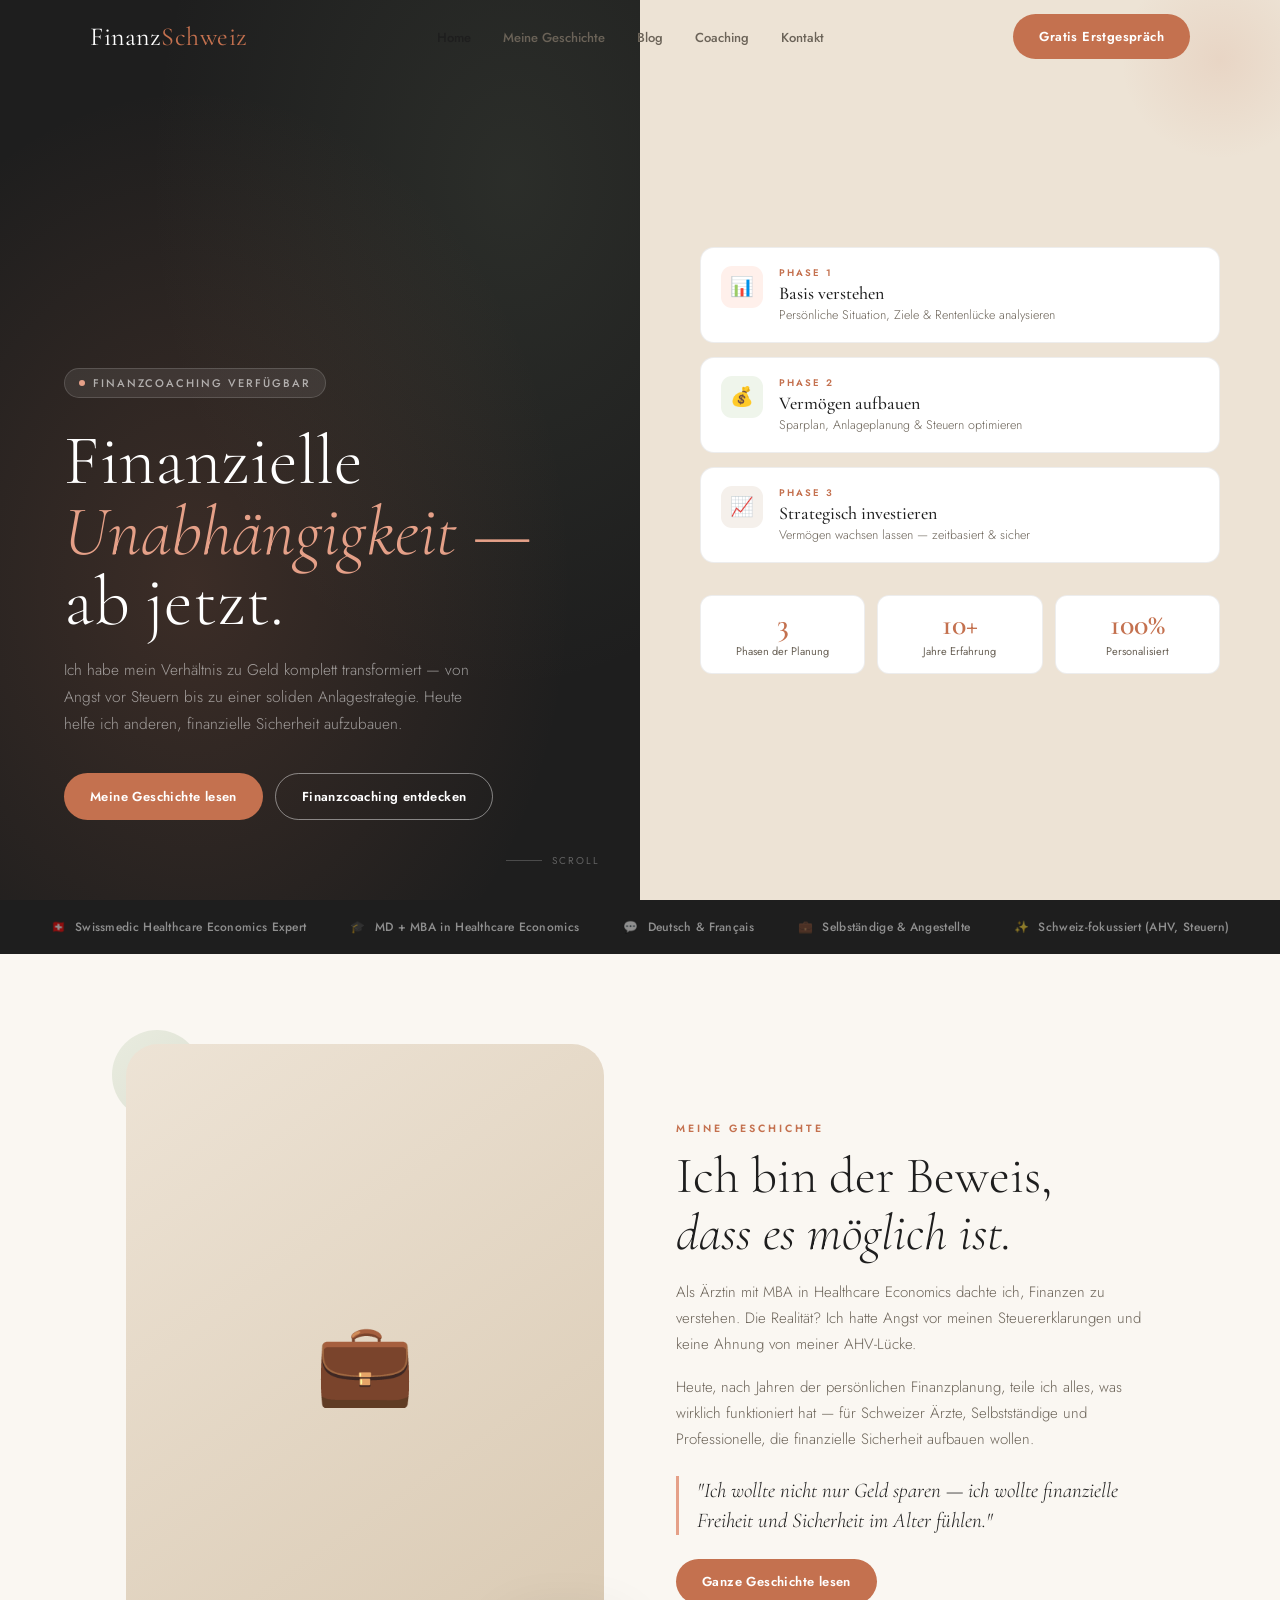
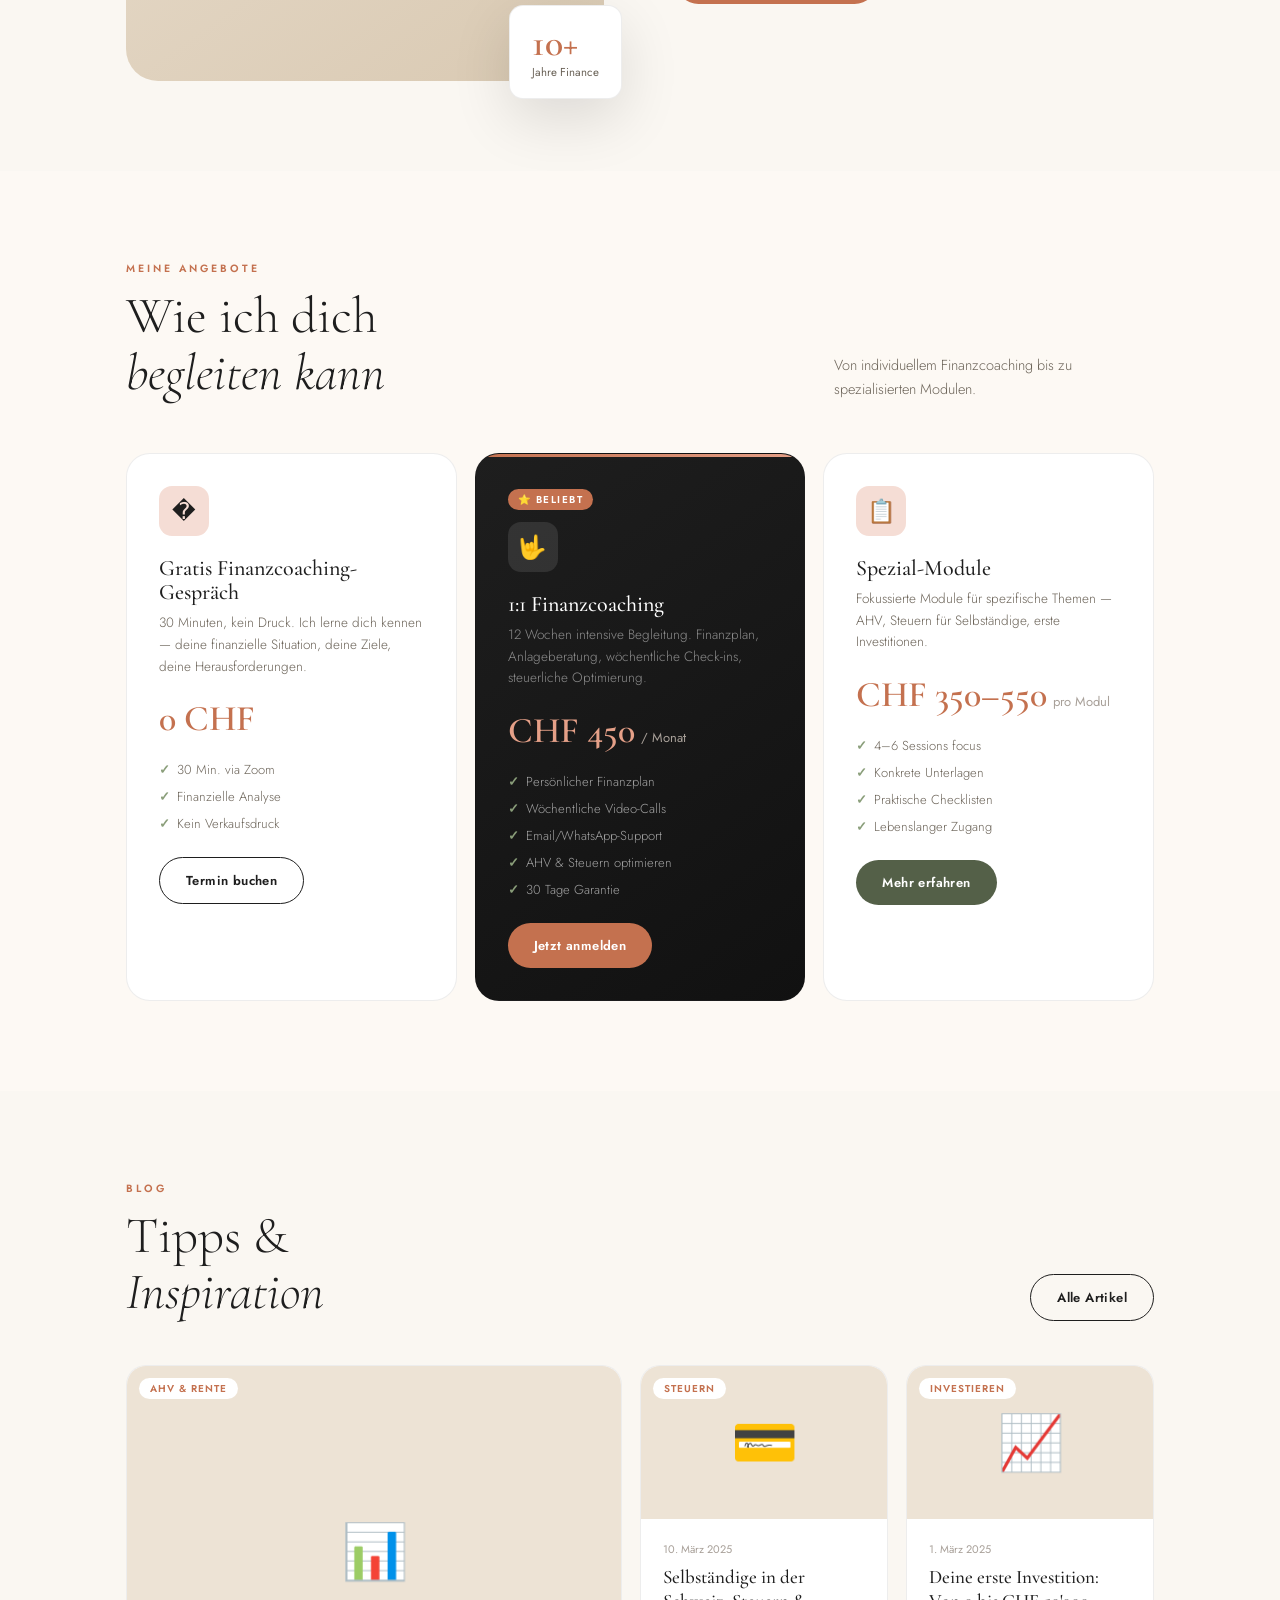
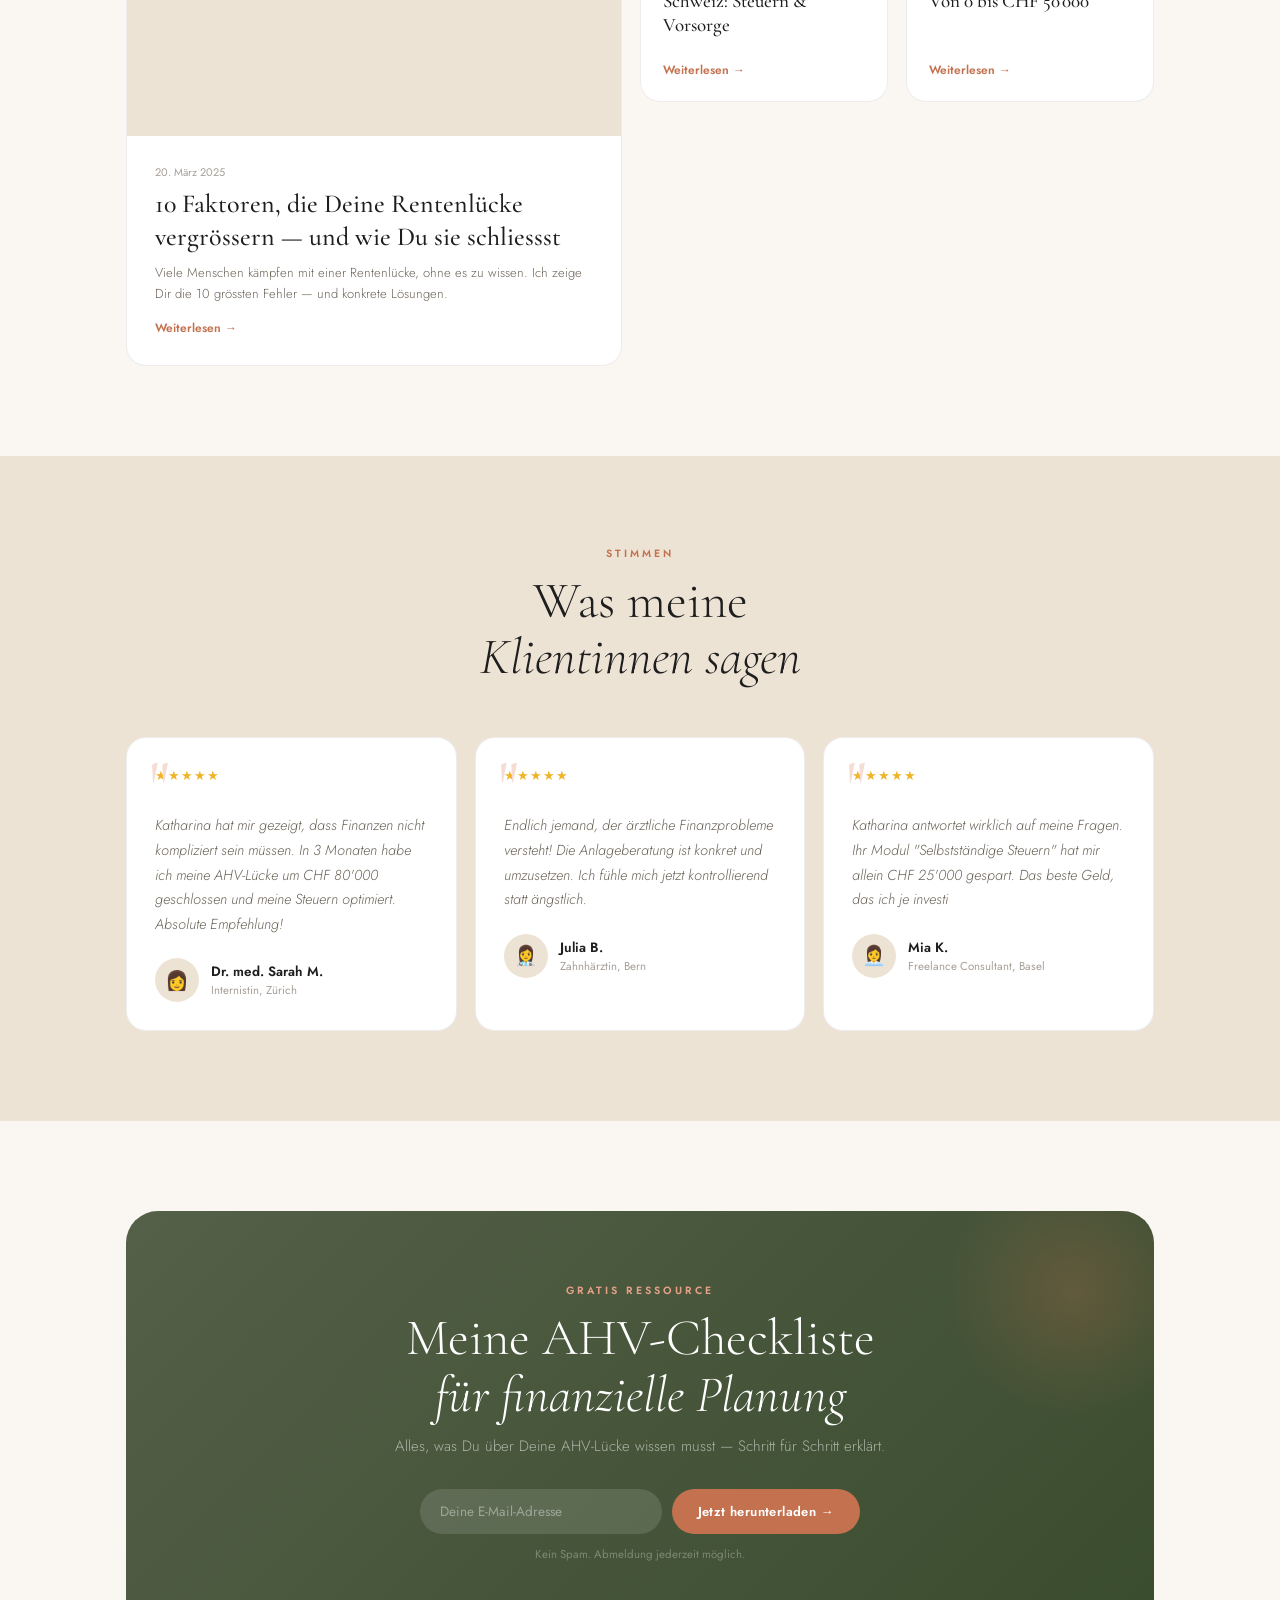
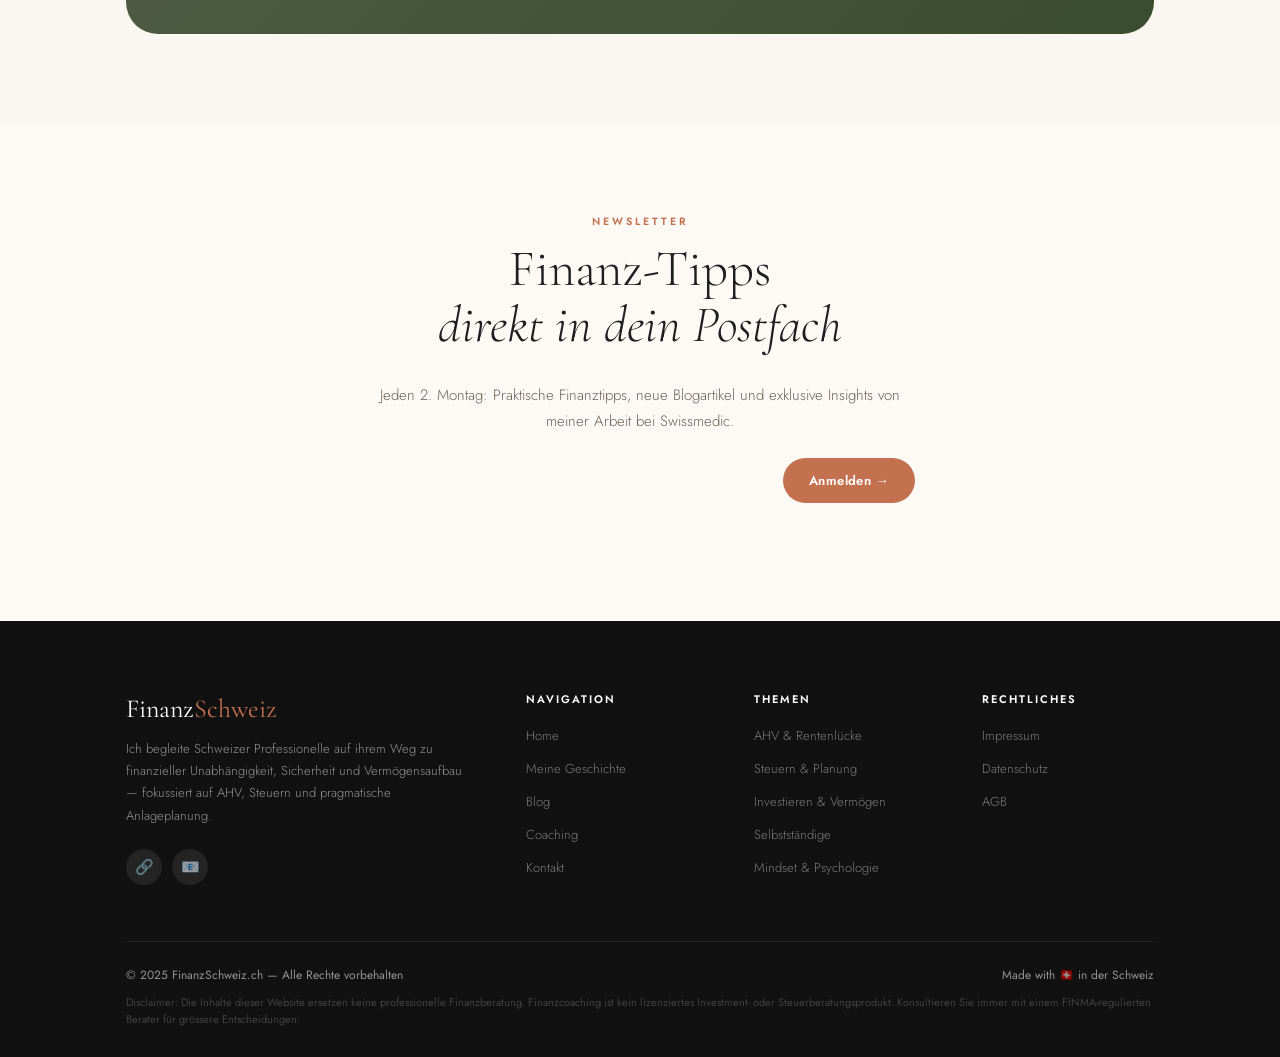
<file: index.html>
<!DOCTYPE html>
<html lang="de">
<head>
<meta charset="UTF-8"/><meta name="viewport" content="width=device-width,initial-scale=1.0"/>
<title>FinanzSchweiz.ch — Persönliches Finanzcoaching für finanzielle Unabhängigkeit</title>
<meta name="description" content="Finanzcoaching von Dr. Katharina Roten: Persönliche finanzielle Begleitung für Schweizer mit Fokus auf AHV, Altersvorsorge, Steuern und Vermögensaufbau."/>
<meta name="keywords" content="Finanzcoaching Schweiz, AHV Rentenlücke, Altersvorsorge, Finanzplan, persönliche Finanzen"/>
<link rel="canonical" href="https://finanzschweiz.ch/"/>
<link rel="stylesheet" href="css/style.css"/>
<link rel="preconnect" href="https://fonts.googleapis.com"/>
<style>
.hero{display:grid;grid-template-columns:1fr 1fr;min-height:100vh}
.hero-left{background:var(--coal);display:flex;flex-direction:column;justify-content:flex-end;padding:80px 64px;position:relative;overflow:hidden}
.hero-bg{position:absolute;inset:0;background:radial-gradient(ellipse at 30% 65%,rgba(196,113,79,.18),transparent 60%),radial-gradient(ellipse at 80% 20%,rgba(139,158,126,.12),transparent 50%)}
.hero-left-content{position:relative;z-index:2}
.pill{display:inline-flex;align-items:center;gap:8px;background:rgba(255,255,255,.08);border:1px solid rgba(255,255,255,.15);padding:6px 14px;border-radius:20px;margin-bottom:28px}
.pill-dot{width:6px;height:6px;border-radius:50%;background:var(--terra-l);animation:blink 2s infinite}
@keyframes blink{0%,100%{opacity:1;transform:scale(1)}50%{opacity:.4;transform:scale(.8)}}
.pill span:last-child{font-size:11px;letter-spacing:2px;text-transform:uppercase;color:rgba(255,255,255,.6);font-weight:500}
.hero-title{font-family:var(--fd);font-size:clamp(52px,5.5vw,82px);font-weight:300;color:#fff;line-height:1.0;margin-bottom:18px}
.hero-title em{color:var(--terra-l);font-style:italic}
.hero-sub{font-size:15.5px;color:rgba(255,255,255,.55);font-weight:300;line-height:1.75;margin-bottom:36px;max-width:420px}
.hero-btns{display:flex;gap:12px;flex-wrap:wrap}
.scroll-hint{position:absolute;bottom:32px;right:40px;z-index:2;display:flex;align-items:center;gap:10px;color:rgba(255,255,255,.3);font-size:10px;letter-spacing:2px;text-transform:uppercase}
.scroll-line{width:36px;height:1px;background:rgba(255,255,255,.2);position:relative;overflow:hidden}
.scroll-line::after{content:'';position:absolute;left:-100%;top:0;width:100%;height:100%;background:var(--terra-l);animation:sl 2s infinite}
@keyframes sl{to{left:100%}}
.hero-right{background:var(--sand);padding:100px 60px 80px;display:flex;flex-direction:column;justify-content:center;position:relative}
.hero-right::before{content:'';position:absolute;top:-40px;right:-40px;width:200px;height:200px;border-radius:50%;background:radial-gradient(circle,rgba(196,113,79,.12),transparent 70%)}
.phases{display:flex;flex-direction:column;gap:14px;margin-bottom:32px}
.phase{display:flex;gap:16px;align-items:flex-start;padding:18px 20px;background:#fff;border-radius:14px;border:1px solid var(--border);transition:var(--tr);cursor:default}
.phase:hover{box-shadow:var(--sh-md);transform:translateX(4px)}
.phase-icon{width:42px;height:42px;border-radius:11px;display:flex;align-items:center;justify-content:center;font-size:19px;flex-shrink:0}
.p1 .phase-icon{background:#FFF0EB}.p2 .phase-icon{background:#EFF5EB}.p3 .phase-icon{background:#F5F0EB}
.phase-lbl{font-size:9.5px;letter-spacing:2px;text-transform:uppercase;color:var(--terra);font-weight:600;margin-bottom:2px}
.phase-name{font-family:var(--fd);font-size:18px;font-weight:500;margin-bottom:2px}
.phase-desc{font-size:12.5px;color:var(--mid);font-weight:300}
.hero-stats{display:grid;grid-template-columns:repeat(3,1fr);gap:12px}
.hero-stat{background:#fff;border-radius:12px;padding:14px;text-align:center;border:1px solid var(--border)}
.hero-stat-n{font-family:var(--fd);font-size:30px;font-weight:600;color:var(--terra);line-height:1}
.hero-stat-l{font-size:11px;color:var(--mid);margin-top:3px}
.story-grid{display:grid;grid-template-columns:1fr 1fr;gap:72px;align-items:center}
.story-img-wrap{position:relative}
.story-img{width:100%;aspect-ratio:3/4;background:linear-gradient(145deg,var(--sand),var(--sand-d));border-radius:32px;display:flex;align-items:center;justify-content:center;font-size:80px}
.story-badge{position:absolute;bottom:-18px;right:-18px;background:#fff;border-radius:14px;padding:18px 22px;box-shadow:var(--sh-lg);border:1px solid var(--border)}
.badge-n{font-family:var(--fd);font-size:38px;font-weight:600;color:var(--terra);line-height:1}
.badge-t{font-size:11.5px;color:var(--mid);margin-top:2px}
.story-accent{position:absolute;top:-14px;left:-14px;width:90px;height:90px;border-radius:50%;background:linear-gradient(135deg,var(--sage-l),var(--sage));opacity:.25;z-index:-1}
.story-content p{font-size:15px;color:var(--mid);font-weight:300;line-height:1.75;margin-bottom:16px}
.story-quote{border-left:3px solid var(--terra-l);padding-left:18px;margin:24px 0}
.story-quote p{font-family:var(--fd);font-size:21px;font-style:italic;color:var(--coal);font-weight:300;line-height:1.4}
.blog-grid{display:grid;grid-template-columns:2fr 1fr 1fr;gap:18px}
.blog-card{background:#fff;border-radius:20px;overflow:hidden;border:1px solid var(--border);transition:var(--tr);display:flex;flex-direction:column}
.blog-card:hover{box-shadow:var(--sh-lg);transform:translateY(-3px)}
.blog-feat{grid-row:span 2}
.blog-img{aspect-ratio:16/10;background:var(--sand);position:relative;overflow:hidden;display:flex;align-items:center;justify-content:center;font-size:54px}
.blog-feat .blog-img{aspect-ratio:4/3}
.blog-cat{position:absolute;top:12px;left:12px;background:#fff;padding:3px 11px;border-radius:20px;font-size:10px;font-weight:600;letter-spacing:1px;text-transform:uppercase;color:var(--terra)}
.blog-body{padding:22px;flex:1;display:flex;flex-direction:column}
.blog-feat .blog-body{padding:28px}
.blog-date{font-size:11px;color:var(--lt);margin-bottom:8px}
.blog-card h3{font-family:var(--fd);font-size:19px;font-weight:500;line-height:1.25;flex:1;margin-bottom:10px}
.blog-feat h3{font-size:26px}
.blog-card .excerpt{font-size:13px;color:var(--mid);line-height:1.6;font-weight:300}
.read-more{font-size:12px;font-weight:600;color:var(--terra);margin-top:14px;display:inline-flex;align-items:center;gap:4px;transition:gap var(--tr)}
.read-more:hover{gap:8px}
.read-more::after{content:'→'}
.insta-grid{display:grid;grid-template-columns:repeat(6,1fr);gap:3px;border-radius:14px;overflow:hidden}
.insta-item{aspect-ratio:1;background:var(--sand);display:flex;align-items:center;justify-content:center;font-size:28px;position:relative;overflow:hidden;cursor:pointer}
.insta-ov{position:absolute;inset:0;background:rgba(30,30,30,.6);display:flex;align-items:center;justify-content:center;opacity:0;transition:opacity .2s;font-size:20px}
.insta-item:hover .insta-ov{opacity:1}
@media(max-width:960px){.hero{grid-template-columns:1fr;min-height:auto}.hero-left{min-height:55vh;padding:90px 28px 52px}.hero-right{padding:48px 28px}.blog-grid{grid-template-columns:1fr}.blog-feat{grid-row:auto}.story-grid{grid-template-columns:1fr}}
</style>
</head>
<body>
<nav class="nav"><div class="nav-inner">
  <a href="index.html" class="logo">Finanz<span>Schweiz</span></a>
  <ul class="nav-links">
    <li><a href="index.html" class="active">Home</a></li>
    <li><a href="meine-geschichte.html">Meine Geschichte</a></li>
    <li><a href="blog.html">Blog</a></li>
    <li><a href="coaching.html">Coaching</a></li>
    <li><a href="kontakt.html">Kontakt</a></li>
  </ul>
  <a href="kontakt.html" class="btn btn--primary">Gratis Erstgespräch</a>
  <button class="nav-hamburger"><span></span><span></span><span></span></button>
</div></nav>
<div class="mobile-menu"><button class="mobile-menu-close">✕</button>
  <a href="index.html">Home</a><a href="meine-geschichte.html">Meine Geschichte</a>
  <a href="blog.html">Blog</a><a href="coaching.html">Coaching</a><a href="kontakt.html">Kontakt</a>
</div>

<!-- HERO -->
<section class="hero">
  <div class="hero-left">
    <div class="hero-bg"></div>
    <div class="hero-left-content">
      <div class="pill"><span class="pill-dot"></span><span>Finanzcoaching verfügbar</span></div>
      <h1 class="hero-title">Finanzielle<br><em>Unabhängigkeit —</em><br>ab jetzt.</h1>
      <p class="hero-sub">Ich habe mein Verhältnis zu Geld komplett transformiert — von Angst vor Steuern bis zu einer soliden Anlagestrategie. Heute helfe ich anderen, finanzielle Sicherheit aufzubauen.</p>
      <div class="hero-btns">
        <a href="meine-geschichte.html" class="btn btn--primary">Meine Geschichte lesen</a>
        <a href="coaching.html" class="btn btn--ghost">Finanzcoaching entdecken</a>
      </div>
    </div>
    <div class="scroll-hint"><div class="scroll-line"></div><span>Scroll</span></div>
  </div>
  <div class="hero-right">
    <div class="phases" data-reveal>
      <div class="phase p1"><div class="phase-icon">📊</div><div><div class="phase-lbl">Phase 1</div><div class="phase-name">Basis verstehen</div><div class="phase-desc">Persönliche Situation, Ziele & Rentenlücke analysieren</div></div></div>
      <div class="phase p2"><div class="phase-icon">💰</div><div><div class="phase-lbl">Phase 2</div><div class="phase-name">Vermögen aufbauen</div><div class="phase-desc">Sparplan, Anlageplanung & Steuern optimieren</div></div></div>
      <div class="phase p3"><div class="phase-icon">📈</div><div><div class="phase-lbl">Phase 3</div><div class="phase-name">Strategisch investieren</div><div class="phase-desc">Vermögen wachsen lassen — zeitbasiert & sicher</div></div></div>
    </div>
    <div class="hero-stats">
      <div class="hero-stat"><div class="hero-stat-n">3</div><div class="hero-stat-l">Phasen der Planung</div></div>
      <div class="hero-stat"><div class="hero-stat-n">10+</div><div class="hero-stat-l">Jahre Erfahrung</div></div>
      <div class="hero-stat"><div class="hero-stat-n">100%</div><div class="hero-stat-l">Personalisiert</div></div>
    </div>
  </div>
</section>

<!-- TRUST -->
<div class="trust-bar">
  <div class="trust-item"><span>🇨🇭</span> Swissmedic Healthcare Economics Expert</div>
  <div class="trust-item"><span>🎓</span> MD + MBA in Healthcare Economics</div>
  <div class="trust-item"><span>💬</span> Deutsch & Français</div>
  <div class="trust-item"><span>💼</span> Selbständige & Angestellte</div>
  <div class="trust-item"><span>✨</span> Schweiz-fokussiert (AHV, Steuern)</div>
</div>

<!-- STORY TEASER -->
<section class="section">
  <div class="container">
    <div class="story-grid">
      <div class="story-img-wrap" data-reveal>
        <div class="story-accent"></div>
        <div class="story-img">💼</div>
        <div class="story-badge"><div class="badge-n">10+</div><div class="badge-t">Jahre Finance</div></div>
      </div>
      <div class="story-content" data-reveal data-delay="150">
        <span class="lbl" style="margin-bottom:12px">Meine Geschichte</span>
        <h2 style="margin-bottom:18px">Ich bin der Beweis,<br><em>dass es möglich ist.</em></h2>
        <p>Als Ärztin mit MBA in Healthcare Economics dachte ich, Finanzen zu verstehen. Die Realität? Ich hatte Angst vor meinen Steuererklarungen und keine Ahnung von meiner AHV-Lücke.</p>
        <p>Heute, nach Jahren der persönlichen Finanzplanung, teile ich alles, was wirklich funktioniert hat — für Schweizer Ärzte, Selbstständige und Professionelle, die finanzielle Sicherheit aufbauen wollen.</p>
        <div class="story-quote"><p>"Ich wollte nicht nur Geld sparen — ich wollte finanzielle Freiheit und Sicherheit im Alter fühlen."</p></div>
        <a href="meine-geschichte.html" class="btn btn--primary">Ganze Geschichte lesen</a>
      </div>
    </div>
  </div>
</section>

<!-- SERVICES -->
<section class="section section--alt">
  <div class="container">
    <div style="display:flex;justify-content:space-between;align-items:flex-end;margin-bottom:52px;flex-wrap:wrap;gap:20px">
      <div><span class="lbl" style="margin-bottom:12px">Meine Angebote</span><h2>Wie ich dich<br><em>begleiten kann</em></h2></div>
      <p style="font-size:14.5px;color:var(--mid);font-weight:300;max-width:320px;line-height:1.65">Von individuellem Finanzcoaching bis zu spezialisierten Modulen.</p>
    </div>
    <div class="services-grid">
      <div class="svc" data-reveal><div class="svc-icon">�</div><h3>Gratis Finanzcoaching-Gespräch</h3><p>30 Minuten, kein Druck. Ich lerne dich kennen — deine finanzielle Situation, deine Ziele, deine Herausforderungen.</p><div class="svc-price"><span class="svc-price-n">0 CHF</span></div><ul class="svc-feats"><li class="svc-feat">30 Min. via Zoom</li><li class="svc-feat">Finanzielle Analyse</li><li class="svc-feat">Kein Verkaufsdruck</li></ul><a href="kontakt.html" class="btn btn--outline">Termin buchen</a></div>
      <div class="svc svc--dark" data-reveal data-delay="100"><span class="svc-badge">⭐ Beliebt</span><div class="svc-icon">🤟</div><h3>1:1 Finanzcoaching</h3><p>12 Wochen intensive Begleitung. Finanzplan, Anlageberatung, wöchentliche Check-ins, steuerliche Optimierung.</p><div class="svc-price"><span class="svc-price-n">CHF 450</span><span class="svc-price-p">/ Monat</span></div><ul class="svc-feats"><li class="svc-feat">Persönlicher Finanzplan</li><li class="svc-feat">Wöchentliche Video-Calls</li><li class="svc-feat">Email/WhatsApp-Support</li><li class="svc-feat">AHV & Steuern optimieren</li><li class="svc-feat">30 Tage Garantie</li></ul><a href="coaching.html" class="btn btn--primary">Jetzt anmelden</a></div>
      <div class="svc" data-reveal data-delay="200"><div class="svc-icon">📋</div><h3>Spezial-Module</h3><p>Fokussierte Module für spezifische Themen — AHV, Steuern für Selbständige, erste Investitionen.</p><div class="svc-price"><span class="svc-price-n">CHF 350–550</span><span class="svc-price-p">pro Modul</span></div><ul class="svc-feats"><li class="svc-feat">4–6 Sessions focus</li><li class="svc-feat">Konkrete Unterlagen</li><li class="svc-feat">Praktische Checklisten</li><li class="svc-feat">Lebenslanger Zugang</li></ul><a href="coaching.html" class="btn btn--sage">Mehr erfahren</a></div>
    </div>
  </div>
</section>

<!-- BLOG PREVIEW -->
<section class="section">
  <div class="container">
    <div style="display:flex;justify-content:space-between;align-items:flex-end;margin-bottom:44px;flex-wrap:wrap;gap:16px">
      <div><span class="lbl" style="margin-bottom:12px">Blog</span><h2>Tipps &<br><em>Inspiration</em></h2></div>
      <a href="blog.html" class="btn btn--outline">Alle Artikel</a>
    </div>
    <div class="blog-grid">
      <div class="blog-card blog-feat" data-reveal>
        <div class="blog-img" style="aspect-ratio:4/3">📊<span class="blog-cat">AHV & Rente</span></div>
        <div class="blog-body">
          <div class="blog-date">20. März 2025</div>
          <h3>10 Faktoren, die Deine Rentenlücke vergrössern — und wie Du sie schliessst</h3>
          <p class="excerpt">Viele Menschen kämpfen mit einer Rentenlücke, ohne es zu wissen. Ich zeige Dir die 10 grössten Fehler — und konkrete Lösungen.</p>
          <a href="articles/rentenluecke-10-faktoren.html" class="read-more">Weiterlesen</a>
        </div>
      </div>
      <div class="blog-card" data-reveal data-delay="100">
        <div class="blog-img">💳<span class="blog-cat">Steuern</span></div>
        <div class="blog-body">
          <div class="blog-date">10. März 2025</div>
          <h3>Selbständige in der Schweiz: Steuern & Vorsorge</h3>
          <a href="articles/selbststaendige-steuern-vorsorge.html" class="read-more">Weiterlesen</a>
        </div>
      </div>
      <div class="blog-card" data-reveal data-delay="200">
        <div class="blog-img">📈<span class="blog-cat">Investieren</span></div>
        <div class="blog-body">
          <div class="blog-date">1. März 2025</div>
          <h3>Deine erste Investition: Von 0 bis CHF 50'000</h3>
          <a href="articles/erste-investition.html" class="read-more">Weiterlesen</a>
        </div>
      </div>
    </div>
  </div>
</section>

<!-- TESTIMONIALS -->
<section class="section section--sand">
  <div class="container">
    <div class="section-hd centered"><span class="lbl">Stimmen</span><h2 style="margin-top:10px">Was meine<br><em>Klientinnen sagen</em></h2></div>
    <div class="testi-grid">
      <div class="testi" data-reveal><div class="testi-stars">★★★★★</div><p class="testi-text">Katharina hat mir gezeigt, dass Finanzen nicht kompliziert sein müssen. In 3 Monaten habe ich meine AHV-Lücke um CHF 80'000 geschlossen und meine Steuern optimiert. Absolute Empfehlung!</p><div class="testi-author"><div class="testi-avatar">👩</div><div><div class="testi-name">Dr. med. Sarah M.</div><div class="testi-meta">Internistin, Zürich</div></div></div></div>
      <div class="testi" data-reveal data-delay="100"><div class="testi-stars">★★★★★</div><p class="testi-text">Endlich jemand, der ärztliche Finanzprobleme versteht! Die Anlageberatung ist konkret und umzusetzen. Ich fühle mich jetzt kontrollierend statt ängstlich.</p><div class="testi-author"><div class="testi-avatar">👩‍⚕️</div><div><div class="testi-name">Julia B.</div><div class="testi-meta">Zahnhärztin, Bern</div></div></div></div>
      <div class="testi" data-reveal data-delay="200"><div class="testi-stars">★★★★★</div><p class="testi-text">Katharina antwortet wirklich auf meine Fragen. Ihr Modul "Selbstständige Steuern" hat mir allein CHF 25'000 gespart. Das beste Geld, das ich je investi</p><div class="testi-author"><div class="testi-avatar">👩‍💼</div><div><div class="testi-name">Mia K.</div><div class="testi-meta">Freelance Consultant, Basel</div></div></div></div>
    </div>
  </div>
</section>

<!-- OPTIN -->
<section class="section">
  <div class="container">
    <div class="optin" data-reveal>
      <span class="lbl">Gratis Ressource</span>
      <h2>Meine AHV-Checkliste<br><em>für finanzielle Planung</em></h2>
      <p class="optin-sub">Alles, was Du über Deine AHV-Lücke wissen musst — Schritt für Schritt erklärt.</p>
      <form class="optin-form" action="https://formspree.io/f/YOURFORMID" method="POST">
        <input type="email" name="email" placeholder="Deine E-Mail-Adresse" required/>
        <input type="hidden" name="_subject" value="Neues Freebie-Abonnement"/>
        <button type="submit" class="btn btn--primary">Jetzt herunterladen →</button>
      </form>
      <p class="optin-note">Kein Spam. Abmeldung jederzeit möglich.</p>
    </div>
  </div>
</section>

<!-- NEWSLETTER -->
<section class="section section--alt">
  <div class="container">
    <div class="section-hd centered" style="margin-bottom:28px"><span class="lbl">Newsletter</span><h2 style="margin-top:10px">Finanz-Tipps<br><em>direkt in dein Postfach</em></h2></div>
    <div style="max-width:550px;margin:0 auto;text-align:center">
      <p style="font-size:15px;color:var(--mid);margin-bottom:24px;font-weight:300;line-height:1.75">Jeden 2. Montag: Praktische Finanztipps, neue Blogartikel und exklusive Insights von meiner Arbeit bei Swissmedic.</p>
      <form class="optin-form" action="https://formspree.io/f/YOURFORMID" method="POST" style="display:flex;gap:10px;max-width:100%">
        <input type="email" name="email" placeholder="deine@email.ch" required style="flex:1"/>
        <button type="submit" class="btn btn--primary">Anmelden →</button>
      </form>
      <p class="optin-note">Kein Spam. Abmeldung jederzeit.</p>
    </div>
  </div>
</section>

<footer><div class="container">
  <div class="footer-grid">
    <div class="footer-brand"><a href="index.html" class="footer-logo">Finanz<span>Schweiz</span></a><p>Ich begleite Schweizer Professionelle auf ihrem Weg zu finanzieller Unabhängigkeit, Sicherheit und Vermögensaufbau — fokussiert auf AHV, Steuern und pragmatische Anlageplanung.</p><div class="footer-social"><a href="#" title="LinkedIn">🔗</a><a href="#" title="Email">📧</a></div></div>
    <div class="footer-col"><h4>Navigation</h4><ul><li><a href="index.html">Home</a></li><li><a href="meine-geschichte.html">Meine Geschichte</a></li><li><a href="blog.html">Blog</a></li><li><a href="coaching.html">Coaching</a></li><li><a href="kontakt.html">Kontakt</a></li></ul></div>
    <div class="footer-col"><h4>Themen</h4><ul><li><a href="blog.html">AHV & Rentenlücke</a></li><li><a href="blog.html">Steuern & Planung</a></li><li><a href="blog.html">Investieren & Vermögen</a></li><li><a href="blog.html">Selbstständige</a></li><li><a href="blog.html">Mindset & Psychologie</a></li></ul></div>
    <div class="footer-col"><h4>Rechtliches</h4><ul><li><a href="kontakt.html#impressum">Impressum</a></li><li><a href="kontakt.html#datenschutz">Datenschutz</a></li><li><a href="kontakt.html">AGB</a></li></ul></div>
  </div>
  <div class="footer-bottom"><span>© 2025 FinanzSchweiz.ch — Alle Rechte vorbehalten</span><span>Made with 🇨🇭 in der Schweiz</span></div>
  <p class="footer-disc">Disclaimer: Die Inhalte dieser Website ersetzen keine professionelle Finanzberatung. Finanzcoaching ist kein lizenziertes Investment- oder Steuerberatungsprodukt. Konsultieren Sie immer mit einem FINMA-regulierten Berater für grössere Entscheidungen.</p>
</div></footer>
<script src="js/main.js"></script>
</body></html>
</file>
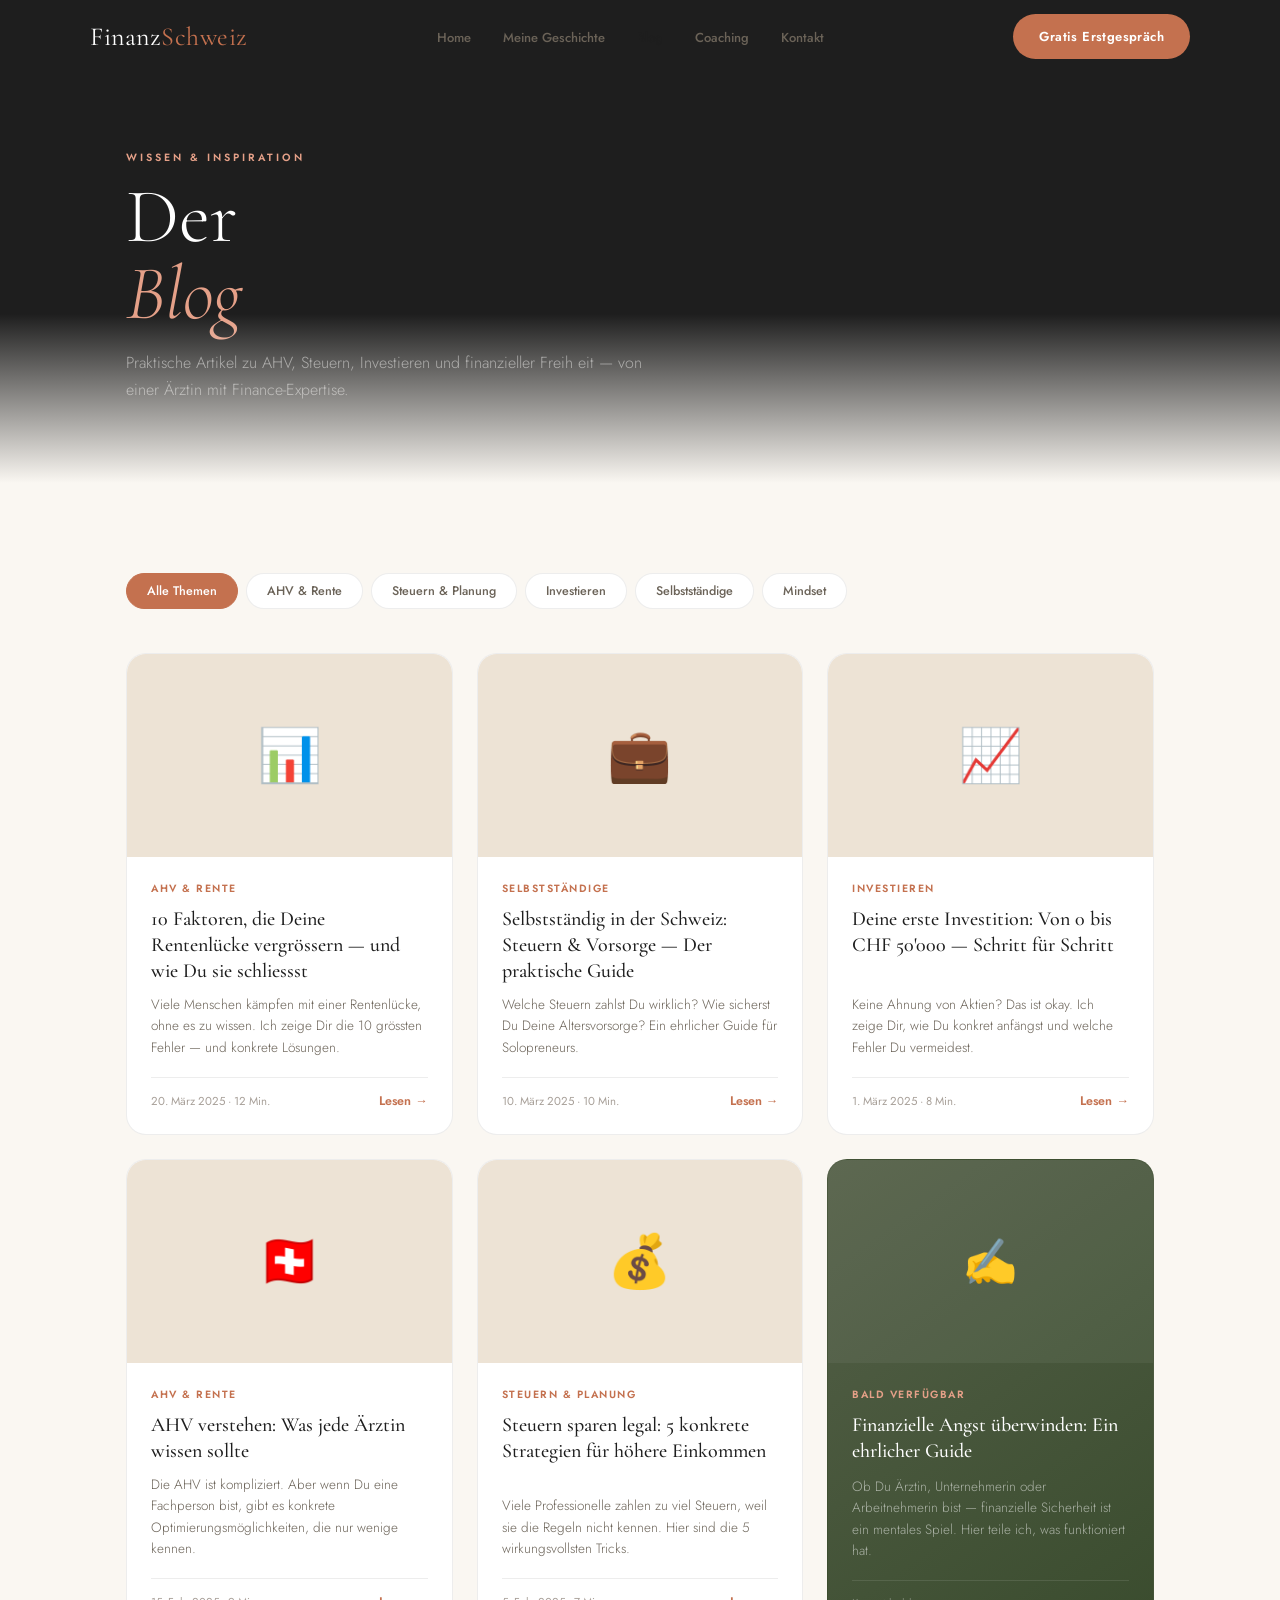
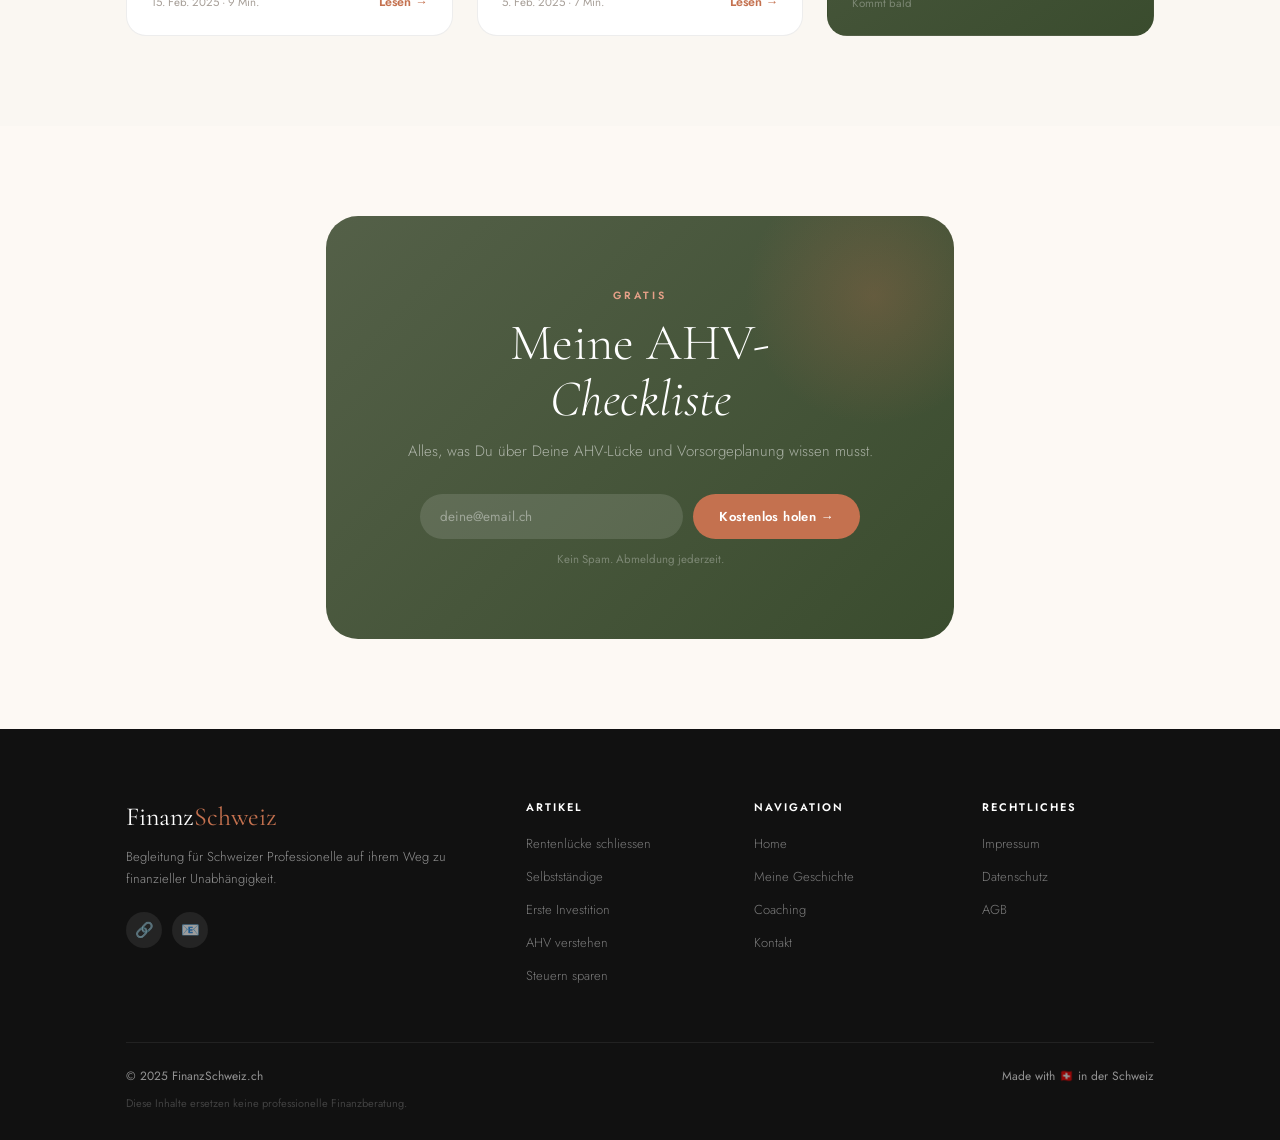
<file: blog.html>
<!DOCTYPE html>
<html lang="de">
<head>
<meta charset="UTF-8"/><meta name="viewport" content="width=device-width,initial-scale=1.0"/>
<title>Blog — FinanzSchweiz.ch</title>
<meta name="description" content="Artikel zu persönlichen Finanzen, AHV-Optimierung, Steuern und Vermögensaufbau. Praktische Tipps für Schweizer."/>
<link rel="stylesheet" href="css/style.css"/>
<style>
.blog-filters{display:flex;gap:8px;flex-wrap:wrap;margin-bottom:44px}
.filter-btn{padding:8px 20px;border-radius:50px;border:1.5px solid var(--border);background:#fff;font-family:var(--fb);font-size:12.5px;font-weight:500;cursor:pointer;transition:var(--tr);color:var(--mid)}
.filter-btn.active,.filter-btn:hover{background:var(--terra);color:#fff;border-color:var(--terra)}
.articles-grid{display:grid;grid-template-columns:repeat(3,1fr);gap:24px}
.art-card{background:#fff;border-radius:20px;overflow:hidden;border:1px solid var(--border);transition:var(--tr);display:flex;flex-direction:column;text-decoration:none;color:inherit}
.art-card:hover{box-shadow:var(--sh-lg);transform:translateY(-4px)}
.art-img{aspect-ratio:16/10;background:var(--sand);display:flex;align-items:center;justify-content:center;font-size:52px;position:relative}
.art-body{padding:24px;flex:1;display:flex;flex-direction:column}
.art-cat{font-size:10.5px;font-weight:600;letter-spacing:1.5px;text-transform:uppercase;color:var(--terra);margin-bottom:10px}
.art-title{font-family:var(--fd);font-size:20px;font-weight:500;line-height:1.3;flex:1;margin-bottom:10px}
.art-excerpt{font-size:13.5px;color:var(--mid);line-height:1.6;font-weight:300;margin-bottom:18px}
.art-meta{display:flex;justify-content:space-between;align-items:center;font-size:11.5px;color:var(--lt);padding-top:14px;border-top:1px solid var(--border)}
.art-read{font-size:12.5px;font-weight:600;color:var(--terra)}
.art-read::after{content:' →'}
@media(max-width:900px){.articles-grid{grid-template-columns:1fr 1fr}}
@media(max-width:580px){.articles-grid{grid-template-columns:1fr}}
</style>
</head>
<body>
<nav class="nav"><div class="nav-inner">
  <a href="index.html" class="logo">Finanz<span>Schweiz</span></a>
  <ul class="nav-links">
    <li><a href="index.html">Home</a></li><li><a href="meine-geschichte.html">Meine Geschichte</a></li>
    <li><a href="blog.html" class="active">Blog</a></li><li><a href="coaching.html">Coaching</a></li><li><a href="kontakt.html">Kontakt</a></li>
  </ul>
  <a href="kontakt.html" class="btn btn--primary">Gratis Erstgespräch</a>
  <button class="nav-hamburger"><span></span><span></span><span></span></button>
</div></nav>
<div class="mobile-menu"><button class="mobile-menu-close">✕</button>
  <a href="index.html">Home</a><a href="meine-geschichte.html">Meine Geschichte</a>
  <a href="blog.html">Blog</a><a href="coaching.html">Coaching</a><a href="kontakt.html">Kontakt</a>
</div>

<div class="page-hero">
  <div class="container">
    <span class="lbl">Wissen & Inspiration</span>
    <h1>Der<br><em>Blog</em></h1>
    <p class="page-hero-sub">Praktische Artikel zu AHV, Steuern, Investieren und finanzieller Freih eit — von einer Ärztin mit Finance-Expertise.</p>
  </div>
</div>

<section class="section">
  <div class="container">
    <div class="blog-filters">
      <button class="filter-btn active" data-cat="all">Alle Themen</button>
      <button class="filter-btn" data-cat="ahv">AHV & Rente</button>
      <button class="filter-btn" data-cat="steuern">Steuern & Planung</button>
      <button class="filter-btn" data-cat="investieren">Investieren</button>
      <button class="filter-btn" data-cat="selbststaendige">Selbstständige</button>
      <button class="filter-btn" data-cat="mindset">Mindset</button>
    </div>

    <div class="articles-grid">
      <a href="articles/rentenluecke-10-faktoren.html" class="art-card" data-cat="ahv" data-reveal>
        <div class="art-img">📊</div>
        <div class="art-body">
          <div class="art-cat">AHV & Rente</div>
          <div class="art-title">10 Faktoren, die Deine Rentenlücke vergrössern — und wie Du sie schliessst</div>
          <div class="art-excerpt">Viele Menschen kämpfen mit einer Rentenlücke, ohne es zu wissen. Ich zeige Dir die 10 grössten Fehler — und konkrete Lösungen.</div>
          <div class="art-meta"><span>20. März 2025 · 12 Min.</span><span class="art-read">Lesen</span></div>
        </div>
      </a>

      <a href="articles/selbststaendige-steuern-vorsorge.html" class="art-card" data-cat="selbststaendige" data-reveal data-delay="80">
        <div class="art-img">💼</div>
        <div class="art-body">
          <div class="art-cat">Selbstständige</div>
          <div class="art-title">Selbstständig in der Schweiz: Steuern & Vorsorge — Der praktische Guide</div>
          <div class="art-excerpt">Welche Steuern zahlst Du wirklich? Wie sicherst Du Deine Altersvorsorge? Ein ehrlicher Guide für Solopreneurs.</div>
          <div class="art-meta"><span>10. März 2025 · 10 Min.</span><span class="art-read">Lesen</span></div>
        </div>
      </a>

      <a href="articles/erste-investition.html" class="art-card" data-cat="investieren" data-reveal data-delay="160">
        <div class="art-img">📈</div>
        <div class="art-body">
          <div class="art-cat">Investieren</div>
          <div class="art-title">Deine erste Investition: Von 0 bis CHF 50'000 — Schritt für Schritt</div>
          <div class="art-excerpt">Keine Ahnung von Aktien? Das ist okay. Ich zeige Dir, wie Du konkret anfängst und welche Fehler Du vermeidest.</div>
          <div class="art-meta"><span>1. März 2025 · 8 Min.</span><span class="art-read">Lesen</span></div>
        </div>
      </a>

      <a href="articles/ahv-verstehen.html" class="art-card" data-cat="ahv" data-reveal>
        <div class="art-img">🇨🇭</div>
        <div class="art-body">
          <div class="art-cat">AHV & Rente</div>
          <div class="art-title">AHV verstehen: Was jede Ärztin wissen sollte</div>
          <div class="art-excerpt">Die AHV ist kompliziert. Aber wenn Du eine Fachperson bist, gibt es konkrete Optimierungsmöglichkeiten, die nur wenige kennen.</div>
          <div class="art-meta"><span>15. Feb. 2025 · 9 Min.</span><span class="art-read">Lesen</span></div>
        </div>
      </a>

      <a href="articles/steuern-optimieren.html" class="art-card" data-cat="steuern" data-reveal data-delay="80">
        <div class="art-img">💰</div>
        <div class="art-body">
          <div class="art-cat">Steuern & Planung</div>
          <div class="art-title">Steuern sparen legal: 5 konkrete Strategien für höhere Einkommen</div>
          <div class="art-excerpt">Viele Professionelle zahlen zu viel Steuern, weil sie die Regeln nicht kennen. Hier sind die 5 wirkungsvollsten Tricks.</div>
          <div class="art-meta"><span>5. Feb. 2025 · 7 Min.</span><span class="art-read">Lesen</span></div>
        </div>
      </a>

      <div class="art-card" style="background:linear-gradient(145deg,var(--sage-d),#3A4C2E);border-color:transparent;cursor:default" data-reveal data-delay="160">
        <div class="art-img" style="background:rgba(255,255,255,.05);font-size:44px">✍️</div>
        <div class="art-body">
          <div class="art-cat" style="color:var(--terra-l)">Bald verfügbar</div>
          <div class="art-title" style="color:#fff">Finanzielle Angst überwinden: Ein ehrlicher Guide</div>
          <div class="art-excerpt" style="color:rgba(255,255,255,.55)">Ob Du Ärztin, Unternehmerin oder Arbeitnehmerin bist — finanzielle Sicherheit ist ein mentales Spiel. Hier teile ich, was funktioniert hat.</div>
          <div class="art-meta" style="border-color:rgba(255,255,255,.1)"><span style="color:rgba(255,255,255,.3)">Kommt bald</span></div>
        </div>
      </div>
    </div>
  </div>
</section>

<!-- OPTIN -->
<section class="section section--alt">
  <div class="container" style="max-width:700px">
    <div class="optin" data-reveal>
      <span class="lbl">Gratis</span>
      <h2>Meine AHV-<br><em>Checkliste</em></h2>
      <p class="optin-sub">Alles, was Du über Deine AHV-Lücke und Vorsorgeplanung wissen musst.</p>
      <form class="optin-form" action="https://formspree.io/f/YOURFORMID" method="POST">
        <input type="email" name="email" placeholder="deine@email.ch" required/>
        <input type="hidden" name="_subject" value="Blog Freebie Anmeldung"/>
        <button type="submit" class="btn btn--primary">Kostenlos holen →</button>
      </form>
      <p class="optin-note">Kein Spam. Abmeldung jederzeit.</p>
    </div>
  </div>
</section>

<footer><div class="container">
  <div class="footer-grid">
    <div class="footer-brand"><a href="index.html" class="footer-logo">Finanz<span>Schweiz</span></a><p>Begleitung für Schweizer Professionelle auf ihrem Weg zu finanzieller Unabhängigkeit.</p><div class="footer-social"><a href="#">🔗</a><a href="#">📧</a></div></div>
    <div class="footer-col"><h4>Artikel</h4><ul><li><a href="articles/rentenluecke-10-faktoren.html">Rentenlücke schliessen</a></li><li><a href="articles/selbststaendige-steuern-vorsorge.html">Selbstständige</a></li><li><a href="articles/erste-investition.html">Erste Investition</a></li><li><a href="articles/ahv-verstehen.html">AHV verstehen</a></li><li><a href="articles/steuern-optimieren.html">Steuern sparen</a></li></ul></div>
    <div class="footer-col"><h4>Navigation</h4><ul><li><a href="index.html">Home</a></li><li><a href="meine-geschichte.html">Meine Geschichte</a></li><li><a href="coaching.html">Coaching</a></li><li><a href="kontakt.html">Kontakt</a></li></ul></div>
    <div class="footer-col"><h4>Rechtliches</h4><ul><li><a href="kontakt.html#impressum">Impressum</a></li><li><a href="kontakt.html#datenschutz">Datenschutz</a></li><li><a href="kontakt.html">AGB</a></li></ul></div>
  </div>
  <div class="footer-bottom"><span>© 2025 FinanzSchweiz.ch</span><span>Made with 🇨🇭 in der Schweiz</span></div>
  <p class="footer-disc">Diese Inhalte ersetzen keine professionelle Finanzberatung.</p>
</div></footer>
<script src="js/main.js"></script>
</body></html>
</file>
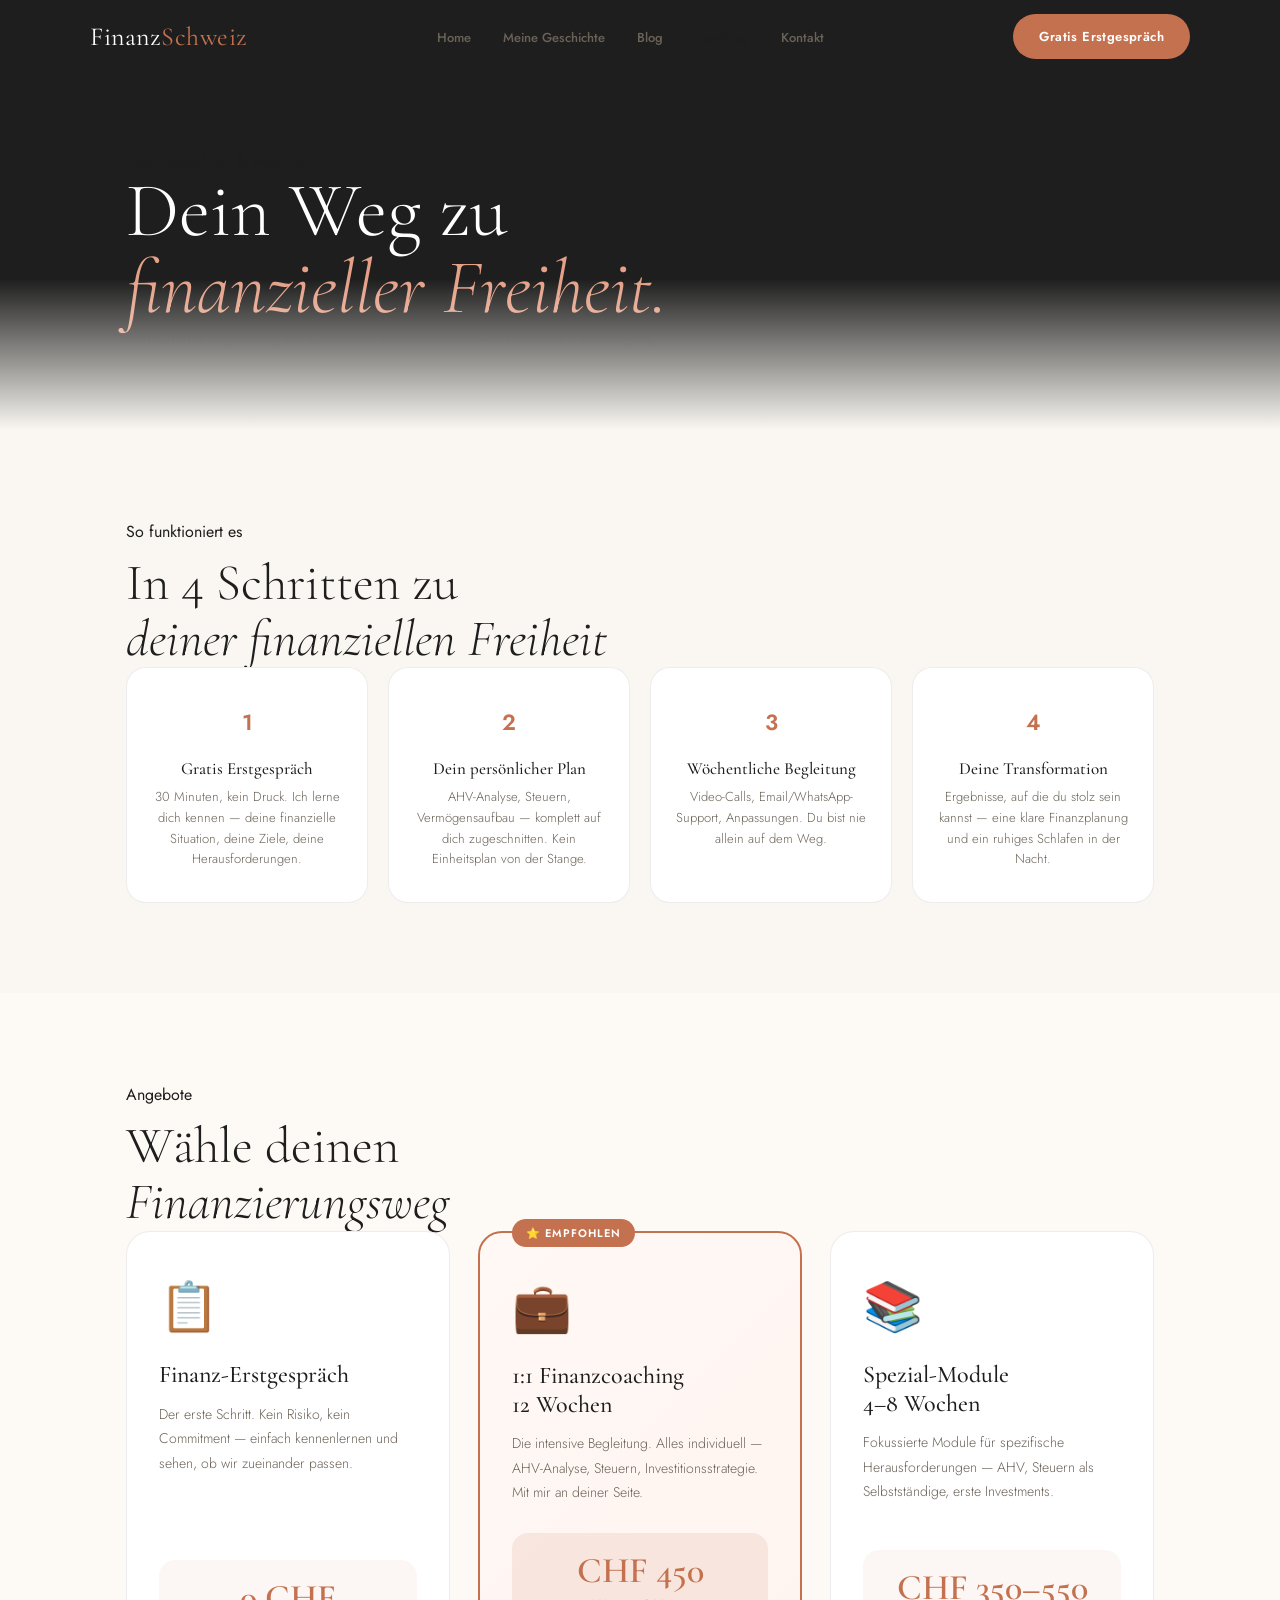
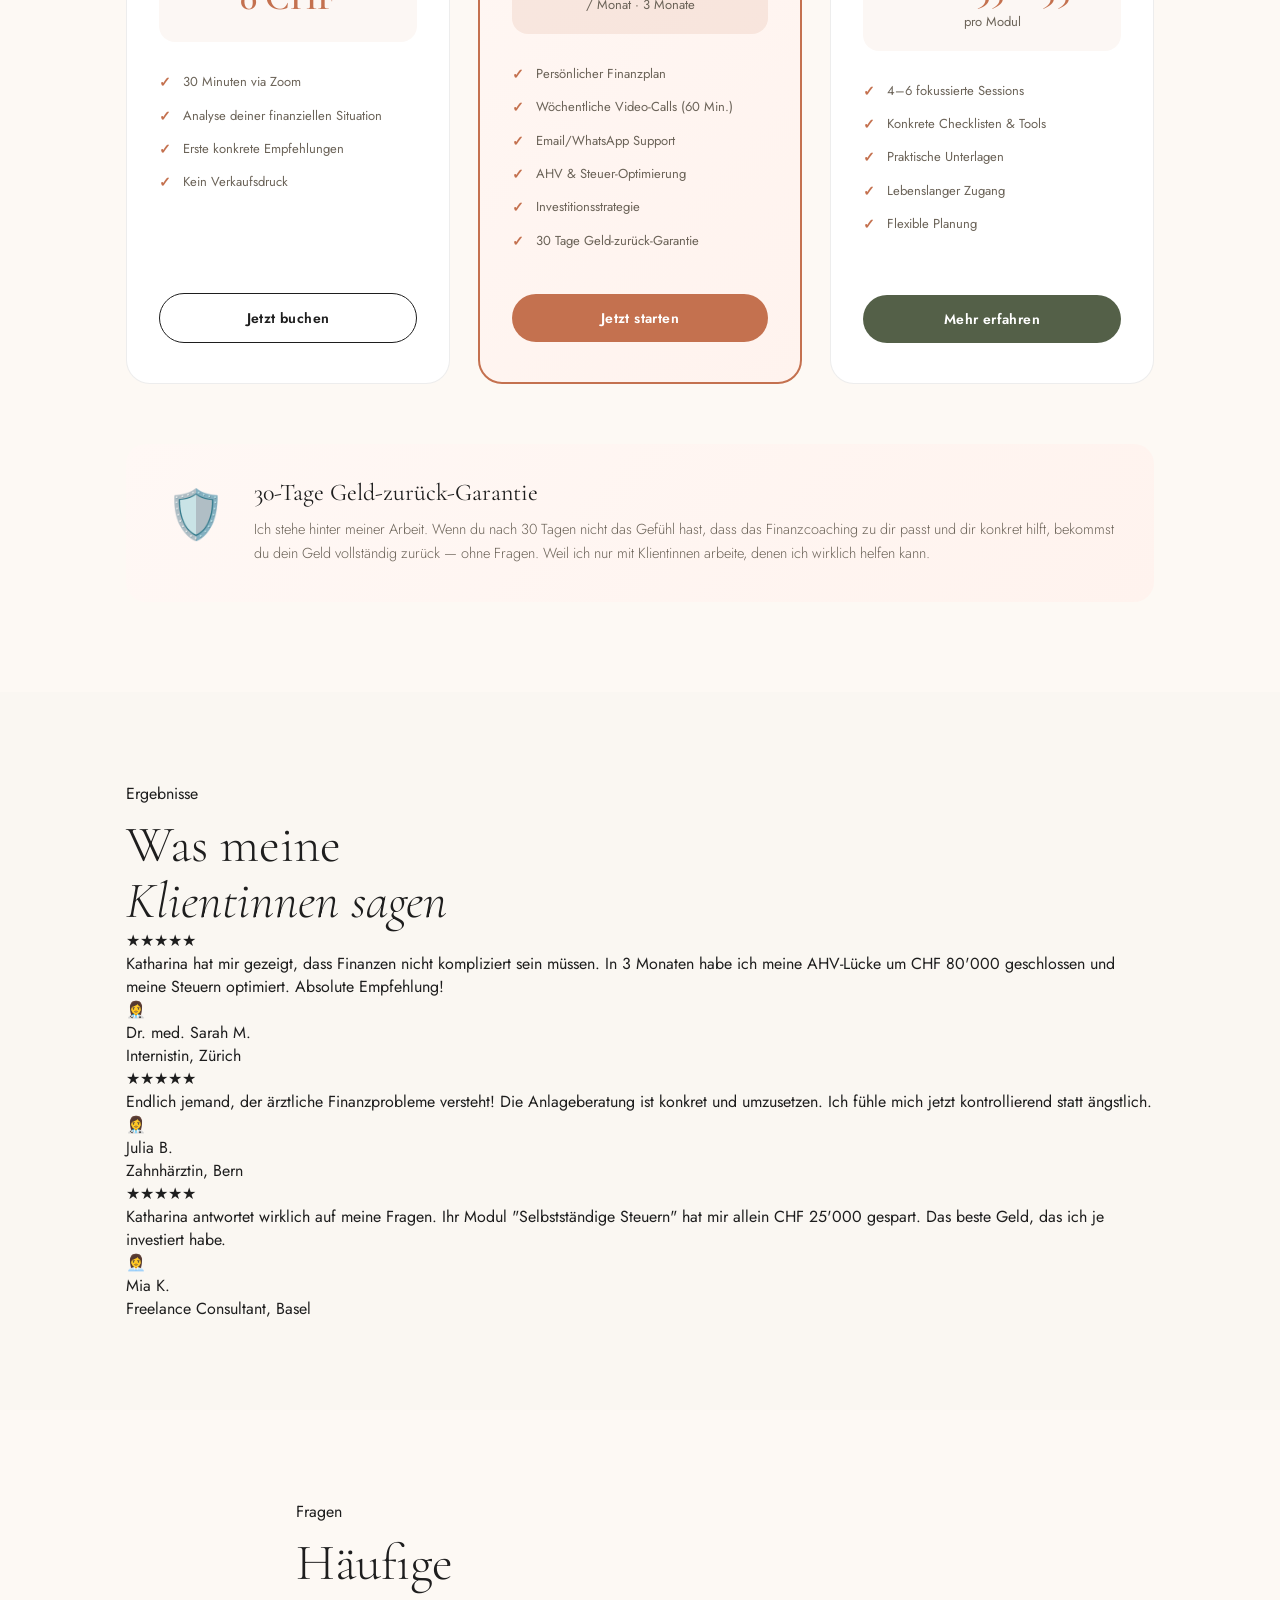
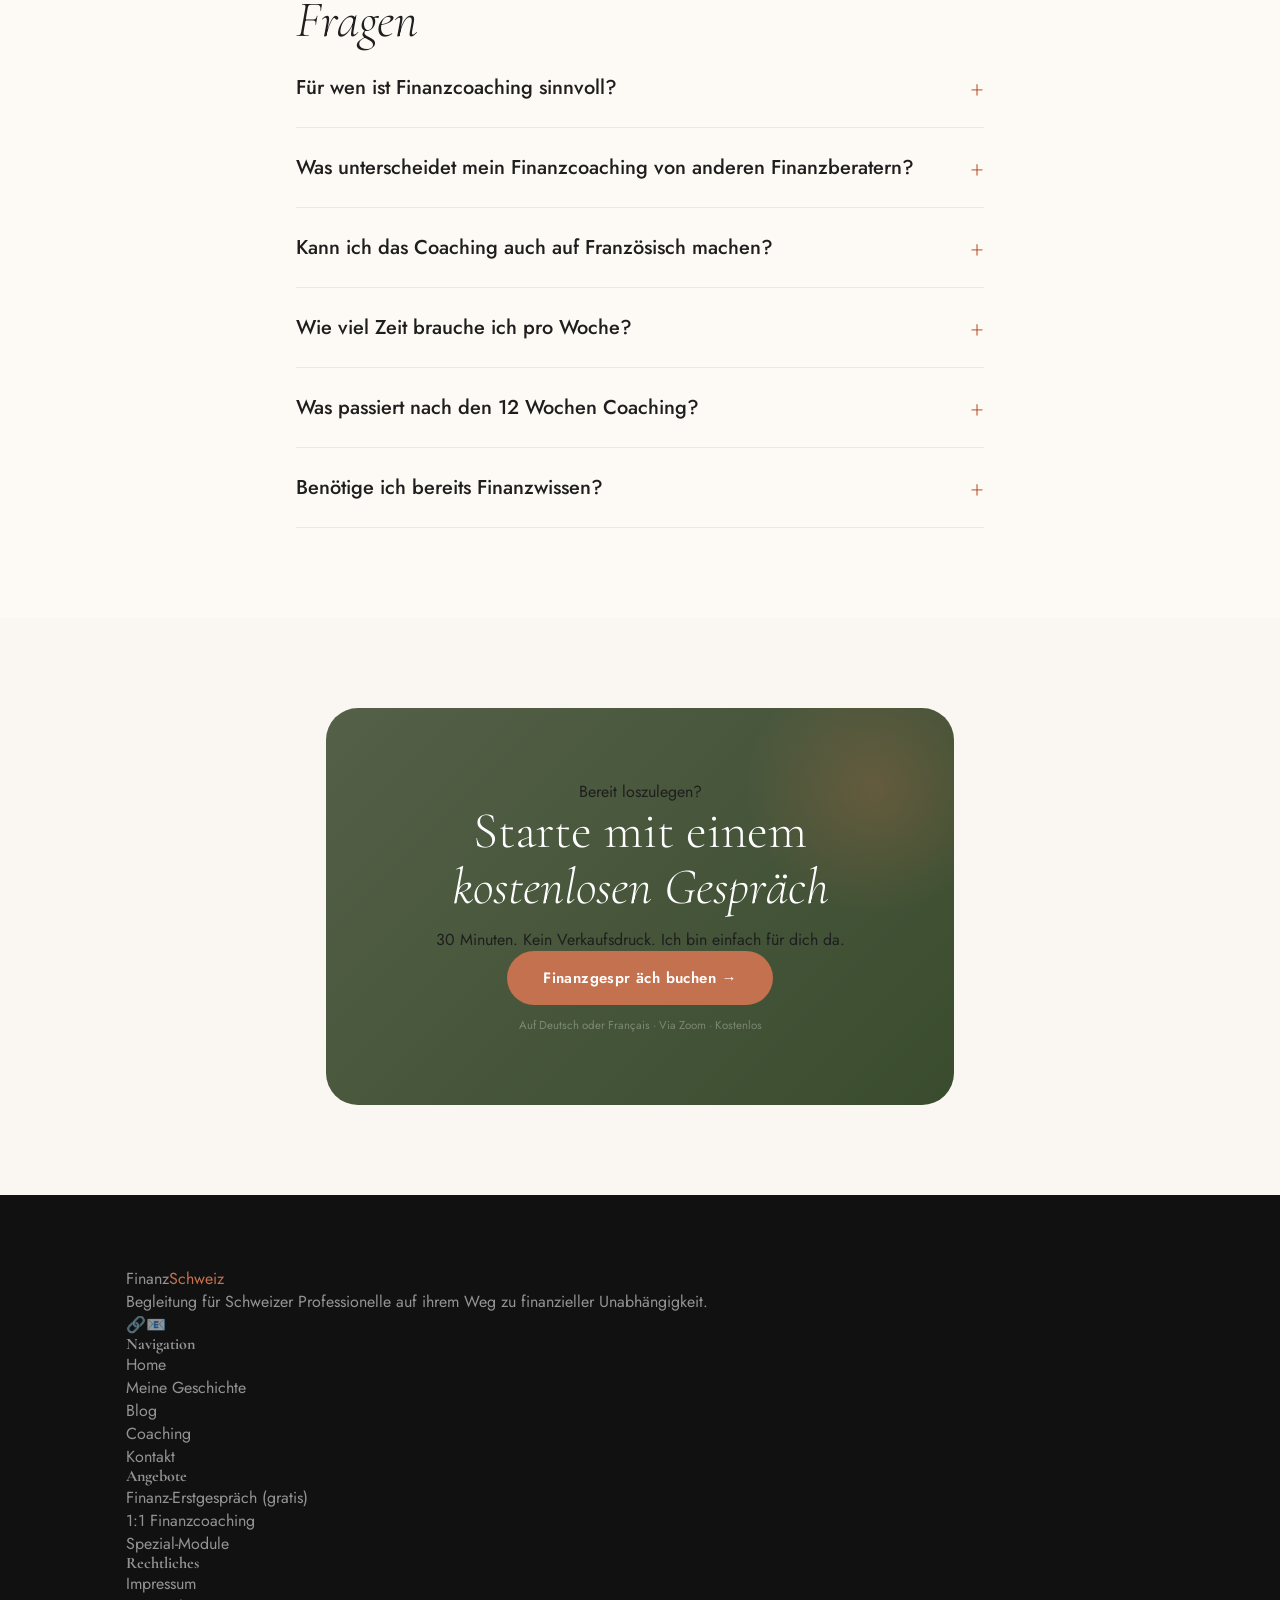
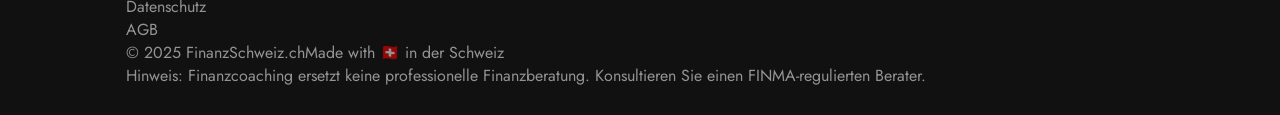
<file: coaching.html>
<!DOCTYPE html>
<html lang="de">
<head>
  <meta charset="UTF-8" />
  <meta name="viewport" content="width=device-width, initial-scale=1.0" />
  <title>Finanzcoaching & Kurse — FinanzSchweiz.ch</title>
  <meta name="description" content="1:1 Finanzcoaching und spezialisierte Module für Schweizer Professionelle. Individuelle Begleitung zu AHV, Steuern und Vermögensaufbau — auf Deutsch & Français." />
  <link rel="stylesheet" href="css/style.css" />
  <style>
    /* PRICING CARDS */
    .services-grid {
      display: grid;
      grid-template-columns: repeat(3, 1fr);
      gap: 28px;
      margin-bottom: 60px;
    }
    @media (max-width: 1024px) { .services-grid { grid-template-columns: 1fr 1fr; } }
    @media (max-width: 640px) { .services-grid { grid-template-columns: 1fr; } }

    .service-card {
      background: #fff;
      border-radius: 24px;
      border: 1px solid var(--border);
      padding: 40px 32px;
      display: flex;
      flex-direction: column;
      position: relative;
      transition: all 0.35s cubic-bezier(0.4, 0, 0.2, 1);
    }
    .service-card:hover {
      box-shadow: 0 20px 60px rgba(0, 0, 0, 0.12);
      transform: translateY(-6px);
    }
    .service-card--featured {
      background: linear-gradient(135deg, #FFF8F5 0%, #FFF3EE 100%);
      border: 2px solid var(--terra);
      transform: scale(1.04);
    }
    .service-card--featured:hover {
      box-shadow: 0 28px 80px rgba(196, 113, 79, 0.2);
      transform: translateY(-8px) scale(1.04);
    }

    .service-badge {
      position: absolute;
      top: -14px;
      left: 32px;
      background: var(--terra);
      color: #fff;
      font-size: 11px;
      font-weight: 600;
      letter-spacing: 1px;
      text-transform: uppercase;
      padding: 6px 14px;
      border-radius: 20px;
    }

    .service-icon {
      font-size: 48px;
      margin-bottom: 20px;
      display: block;
    }

    .service-card h3 {
      font-family: var(--fd);
      font-size: 24px;
      font-weight: 500;
      margin-bottom: 12px;
      line-height: 1.2;
    }

    .service-card > p {
      font-size: 14px;
      color: var(--mid);
      font-weight: 300;
      line-height: 1.75;
      margin-bottom: 28px;
      flex-grow: 1;
    }

    .service-price {
      background: rgba(196, 113, 79, 0.06);
      border-radius: 16px;
      padding: 20px;
      margin-bottom: 28px;
      text-align: center;
    }
    .service-card--featured .service-price {
      background: rgba(196, 113, 79, 0.12);
    }

    .service-price__amount {
      display: block;
      font-family: var(--fd);
      font-size: 36px;
      font-weight: 600;
      color: var(--terra);
      line-height: 1;
      margin-bottom: 6px;
    }

    .service-price__period {
      display: block;
      font-size: 13px;
      color: var(--mid);
      font-weight: 400;
    }

    .service-features {
      list-style: none;
      margin-bottom: 32px;
      flex-grow: 1;
    }

    .service-feature {
      font-size: 13px;
      color: var(--mid);
      font-weight: 400;
      line-height: 1.8;
      padding-left: 24px;
      position: relative;
      margin-bottom: 10px;
    }
    .service-feature::before {
      content: '✓';
      position: absolute;
      left: 0;
      color: var(--terra);
      font-weight: 600;
      font-size: 14px;
    }

    .service-card .btn {
      width: 100%;
      justify-content: center;
      padding: 14px 20px;
      font-size: 14px;
    }

    .faq { display: flex; flex-direction: column; gap: 0; }
    .faq-item {
      border-bottom: 1px solid var(--border);
      padding: 22px 0;
    }
    .faq-q {
      font-family: var(--font-display);
      font-size: 20px;
      font-weight: 500;
      cursor: pointer;
      display: flex;
      justify-content: space-between;
      align-items: center;
      gap: 16px;
    }
    .faq-q::after {
      content: '+';
      font-size: 24px;
      font-weight: 300;
      color: var(--terra);
      flex-shrink: 0;
      transition: transform 0.3s;
    }
    .faq-item.open .faq-q::after { transform: rotate(45deg); }
    .faq-a {
      display: none;
      font-size: 14.5px;
      color: var(--mid);
      line-height: 1.7;
      font-weight: 300;
      padding-top: 14px;
      max-width: 680px;
    }
    .faq-item.open .faq-a { display: block; }

    .process-steps {
      display: grid;
      grid-template-columns: repeat(4, 1fr);
      gap: 20px;
    }
    @media (max-width: 768px) { .process-steps { grid-template-columns: 1fr 1fr; } }
    .process-step {
      text-align: center;
      padding: 32px 24px;
      background: white;
      border-radius: 20px;
      border: 1px solid var(--border);
      position: relative;
    }
    .step-num {
      width: 44px; height: 44px;
      border-radius: 50%;
      background: var(--terra-pale);
      color: var(--terra);
      font-family: var(--font-display);
      font-size: 22px;
      font-weight: 600;
      display: flex;
      align-items: center;
      justify-content: center;
      margin: 0 auto 16px;
    }
    .process-step h4 {
      font-size: 17px;
      margin-bottom: 8px;
      font-weight: 500;
    }
    .process-step p {
      font-size: 13px;
      color: var(--mid);
      font-weight: 300;
      line-height: 1.6;
    }

    .guarantee-box {
      background: linear-gradient(135deg, #FFF8F5 0%, #FFF3EE 100%);
      border: 2px solid var(--terra-pale);
      border-radius: 20px;
      padding: 36px 40px;
      display: flex;
      gap: 28px;
      align-items: flex-start;
    }
    .guarantee-box__icon { font-size: 48px; flex-shrink: 0; }
    .guarantee-box h3 { font-size: 24px; margin-bottom: 10px; }
    .guarantee-box p { font-size: 14.5px; color: var(--mid); font-weight: 300; line-height: 1.7; }
  </style>
</head>
<body>

<nav class="nav" id="nav">
  <div class="nav-inner">
    <a href="index.html" class="logo">Finanz<span>Schweiz</span></a>
    <ul class="nav-links">
      <li><a href="index.html">Home</a></li>
      <li><a href="meine-geschichte.html">Meine Geschichte</a></li>
      <li><a href="blog.html">Blog</a></li>
      <li><a href="coaching.html">Coaching</a></li>
      <li><a href="kontakt.html">Kontakt</a></li>
    </ul>    <a href="kontakt.html" class="btn btn--primary">Gratis Erstgespräch</a>
    <button class="nav-hamburger"><span></span><span></span><span></span></button>
  </div>
</nav>
<div class="mobile-menu">
  <button class="mobile-menu-close">✕</button>
  <a href="index.html">Home</a>
  <a href="meine-geschichte.html">Meine Geschichte</a>
  <a href="blog.html">Blog</a>
  <a href="coaching.html">Coaching</a>
  <a href="kontakt.html">Kontakt</a>
</div>

<div class="page-hero">
  <div class="container">
    <span class="label">Finanzcoaching & Module</span>
    <h1>Dein Weg zu<br><em>finanzieller Freiheit.</em></h1>
    <p>Individuelle Begleitung für Schweizer Professionelle — auf Deutsch & Français.</p>
  </div>
</div>

<!-- PROCESS -->
<section class="section">
  <div class="container">
    <div class="section-header text-center">
      <span class="label">So funktioniert es</span>
      <h2 style="margin-top:12px;">In 4 Schritten zu<br><em>deiner finanziellen Freiheit</em></h2>
    </div>
    <div class="process-steps">
      <div class="process-step" data-reveal>
        <div class="step-num">1</div>
        <h4>Gratis Erstgespräch</h4>
        <p>30 Minuten, kein Druck. Ich lerne dich kennen — deine finanzielle Situation, deine Ziele, deine Herausforderungen.</p>
      </div>
      <div class="process-step" data-reveal data-delay="100">
        <div class="step-num">2</div>
        <h4>Dein persönlicher Plan</h4>
        <p>AHV-Analyse, Steuern, Vermögensaufbau — komplett auf dich zugeschnitten. Kein Einheitsplan von der Stange.</p>
      </div>
      <div class="process-step" data-reveal data-delay="200">
        <div class="step-num">3</div>
        <h4>Wöchentliche Begleitung</h4>
        <p>Video-Calls, Email/WhatsApp-Support, Anpassungen. Du bist nie allein auf dem Weg.</p>
      </div>
      <div class="process-step" data-reveal data-delay="300">
        <div class="step-num">4</div>
        <h4>Deine Transformation</h4>
        <p>Ergebnisse, auf die du stolz sein kannst — eine klare Finanzplanung und ein ruhiges Schlafen in der Nacht.</p>
      </div>
    </div>
  </div>
</section>

<!-- PRICING -->
<section class="section section--alt" id="preise">
  <div class="container">
    <div class="section-header text-center">
      <span class="label">Angebote</span>
      <h2 style="margin-top:12px;">Wähle deinen<br><em>Finanzierungsweg</em></h2>
    </div>
    <div class="services-grid">
      <div class="service-card" data-reveal>
        <div class="service-icon">📋</div>
        <h3>Finanz-Erstgespräch</h3>
        <p>Der erste Schritt. Kein Risiko, kein Commitment — einfach kennenlernen und sehen, ob wir zueinander passen.</p>
        <div class="service-price"><span class="service-price__amount">0 CHF</span></div>
        <ul class="service-features">
          <li class="service-feature">30 Minuten via Zoom</li>
          <li class="service-feature">Analyse deiner finanziellen Situation</li>
          <li class="service-feature">Erste konkrete Empfehlungen</li>
          <li class="service-feature">Kein Verkaufsdruck</li>
        </ul>
        <a href="kontakt.html" class="btn btn--outline">Jetzt buchen</a>
      </div>
      <div class="service-card service-card--featured" data-reveal data-delay="100">
        <span class="service-badge">⭐ Empfohlen</span>
        <div class="service-icon">💼</div>
        <h3>1:1 Finanzcoaching<br>12 Wochen</h3>
        <p>Die intensive Begleitung. Alles individuell — AHV-Analyse, Steuern, Investitionsstrategie. Mit mir an deiner Seite.</p>
        <div class="service-price">
          <span class="service-price__amount">CHF 450</span>
          <span class="service-price__period">/ Monat · 3 Monate</span>
        </div>
        <ul class="service-features">
          <li class="service-feature">Persönlicher Finanzplan</li>
          <li class="service-feature">Wöchentliche Video-Calls (60 Min.)</li>
          <li class="service-feature">Email/WhatsApp Support</li>
          <li class="service-feature">AHV & Steuer-Optimierung</li>
          <li class="service-feature">Investitionsstrategie</li>
          <li class="service-feature">30 Tage Geld-zurück-Garantie</li>
        </ul>
        <a href="kontakt.html" class="btn btn--primary">Jetzt starten</a>
      </div>
      <div class="service-card" data-reveal data-delay="200">
        <div class="service-icon">📚</div>
        <h3>Spezial-Module<br>4–8 Wochen</h3>
        <p>Fokussierte Module für spezifische Herausforderungen — AHV, Steuern als Selbstständige, erste Investments.</p>
        <div class="service-price"><span class="service-price__amount">CHF 350–550</span><span class="service-price__period">pro Modul</span></div>
        <ul class="service-features">
          <li class="service-feature">4–6 fokussierte Sessions</li>
          <li class="service-feature">Konkrete Checklisten & Tools</li>
          <li class="service-feature">Praktische Unterlagen</li>
          <li class="service-feature">Lebenslanger Zugang</li>
          <li class="service-feature">Flexible Planung</li>
        </ul>
        <a href="kontakt.html" class="btn btn--sage">Mehr erfahren</a>
      </div>
    </div>

    <!-- GUARANTEE -->
    <div class="guarantee-box" style="margin-top:40px;" data-reveal>
      <div class="guarantee-box__icon">🛡️</div>
      <div>
        <h3>30-Tage Geld-zurück-Garantie</h3>
        <p>Ich stehe hinter meiner Arbeit. Wenn du nach 30 Tagen nicht das Gefühl hast, dass das Finanzcoaching zu dir passt und dir konkret hilft, bekommst du dein Geld vollständig zurück — ohne Fragen. Weil ich nur mit Klientinnen arbeite, denen ich wirklich helfen kann.</p>
      </div>
    </div>
  </div>
</section>

<!-- TESTIMONIALS -->
<section class="section">
  <div class="container">
    <div class="section-header text-center">
      <span class="label">Ergebnisse</span>
      <h2 style="margin-top:12px;">Was meine<br><em>Klientinnen sagen</em></h2>
    </div>
    <div class="testimonials-track">
      <div class="testimonial" data-reveal>
        <div class="testimonial__stars">★★★★★</div>
        <p class="testimonial__text">Katharina hat mir gezeigt, dass Finanzen nicht kompliziert sein müssen. In 3 Monaten habe ich meine AHV-Lücke um CHF 80'000 geschlossen und meine Steuern optimiert. Absolute Empfehlung!</p>
        <div class="testimonial__author">
          <div class="testimonial__avatar">👩‍⚕️</div>
          <div><div class="testimonial__name">Dr. med. Sarah M.</div><div class="testimonial__meta">Internistin, Zürich</div></div>
        </div>
      </div>
      <div class="testimonial" data-reveal data-delay="100">
        <div class="testimonial__stars">★★★★★</div>
        <p class="testimonial__text">Endlich jemand, der ärztliche Finanzprobleme versteht! Die Anlageberatung ist konkret und umzusetzen. Ich fühle mich jetzt kontrollierend statt ängstlich.</p>
        <div class="testimonial__author">
          <div class="testimonial__avatar">👩‍⚕️</div>
          <div><div class="testimonial__name">Julia B.</div><div class="testimonial__meta">Zahnhärztin, Bern</div></div>
        </div>
      </div>
      <div class="testimonial" data-reveal data-delay="200">
        <div class="testimonial__stars">★★★★★</div>
        <p class="testimonial__text">Katharina antwortet wirklich auf meine Fragen. Ihr Modul "Selbstständige Steuern" hat mir allein CHF 25'000 gespart. Das beste Geld, das ich je investiert habe.</p>
        <div class="testimonial__author">
          <div class="testimonial__avatar">👩‍💼</div>
          <div><div class="testimonial__name">Mia K.</div><div class="testimonial__meta">Freelance Consultant, Basel</div></div>
        </div>
      </div>
    </div>
  </div>
</section>

<!-- FAQ -->
<section class="section section--alt">
  <div class="container container--narrow">
    <div class="section-header">
      <span class="label">Fragen</span>
      <h2 style="margin-top:12px;">Häufige<br><em>Fragen</em></h2>
    </div>
    <div class="faq">
      <div class="faq-item">
        <div class="faq-q">Für wen ist Finanzcoaching sinnvoll?</div>
        <div class="faq-a">Finanzcoaching ist ideal für Ärzte,  Selbstständige, Fachpersonen und alle, die ihre finanzielle Situation verstehen und aktiv verbessern möchten. Egal ob Du gerade anfängst oder bereits investierst — ich begleite Dich.</div>
      </div>
      <div class="faq-item">
        <div class="faq-q">Was unterscheidet mein Finanzcoaching von anderen Finanzberatern?</div>
        <div class="faq-a">Als Ärztin mit MBA verstehe ich die spezifischen Herausforderungen von Healthcare-Professionellen. Ich bin nicht an Produktverkäufe gebunden und fokussiere auf nachhaltige, praktische Strategien, nicht auf Finanzprodukte.</div>
      </div>
      <div class="faq-item">
        <div class="faq-q">Kann ich das Coaching auch auf Französisch machen?</div>
        <div class="faq-a">Ja! Ich bin zweisprachig und biete alle Leistungen auf Deutsch und Französisch an.</div>
      </div>
      <div class="faq-item">
        <div class="faq-q">Wie viel Zeit brauche ich pro Woche?</div>
        <div class="faq-a">Im 1:1 Coaching sind es ca. 2–3 Stunden pro Woche — ein Video-Call (60 Min.) und Eigenarbeit. Die Module sind flexibler. Beides passt in einen vollen Berufsleben.</div>
      </div>
      <div class="faq-item">
        <div class="faq-q">Was passiert nach den 12 Wochen Coaching?</div>
        <div class="faq-a">Du hast einen klaren Finanzplan und alle Werkzeuge, um diesen selbstständig umzusetzen. Viele Klientinnen arbeiten mit mir weiter im "Maintenance-Modus" (monatl. Check-ins). Aber die meisten sind nach 12 Wochen unabhängig.</div>
      </div>
      <div class="faq-item">
        <div class="faq-q">Benötige ich bereits Finanzwissen?</div>
        <div class="faq-a">Nein! Das ist sogar oft besser — wenn Du mit Angst vor Finanzen startest, lernst Du strukturiert die Basics. Ich erkläre alles verständlich und FINMA-konform.</div>
      </div>
    </div>
  </div>
</section>

<!-- CTA -->
<section class="section">
  <div class="container" style="max-width:700px;">
    <div class="optin" data-reveal>
      <span class="label">Bereit loszulegen?</span>
      <h2>Starte mit einem<br><em>kostenlosen Gespräch</em></h2>
      <p>30 Minuten. Kein Verkaufsdruck. Ich bin einfach für dich da.</p>
      <a href="kontakt.html" class="btn btn--primary" style="font-size:15px;padding:16px 36px;">Finanzgespr äch buchen →</a>
      <p class="optin-note">Auf Deutsch oder Français · Via Zoom · Kostenlos</p>
    </div>
  </div>
</section>

<footer class="footer">
  <div class="container">
    <div class="footer__grid">
      <div class="footer__brand">
        <a href="index.html" class="nav__logo">Finanz<span style="color:var(--terra)">Schweiz</span></a>
        <p>Begleitung für Schweizer Professionelle auf ihrem Weg zu finanzieller Unabhängigkeit.</p>
        <div class="footer__social"><a href="#">🔗</a><a href="#">📧</a></div>
      </div>
      <div class="footer__col"><h4>Navigation</h4><ul>
        <li><a href="index.html">Home</a></li>
        <li><a href="meine-geschichte.html">Meine Geschichte</a></li>
        <li><a href="blog.html">Blog</a></li>
        <li><a href="coaching.html">Coaching</a></li>
        <li><a href="kontakt.html">Kontakt</a></li>
      </ul></div>
      <div class="footer__col"><h4>Angebote</h4><ul>
        <li><a href="#preise">Finanz-Erstgespräch (gratis)</a></li>
        <li><a href="#preise">1:1 Finanzcoaching</a></li>
        <li><a href="#preise">Spezial-Module</a></li>
      </ul></div>
      <div class="footer__col"><h4>Rechtliches</h4><ul>
        <li><a href="kontakt.html">Impressum</a></li>
        <li><a href="kontakt.html">Datenschutz</a></li>
        <li><a href="kontakt.html">AGB</a></li>
      </ul></div>
    </div>
    <div class="footer__bottom"><span>© 2025 FinanzSchweiz.ch</span><span>Made with 🇨🇭 in der Schweiz</span></div>
    <p class="footer__disclaimer">Hinweis: Finanzcoaching ersetzt keine professionelle Finanzberatung. Konsultieren Sie einen FINMA-regulierten Berater.</p>
  </div>
</footer>

<script src="js/main.js"></script>
<script>
  document.querySelectorAll('.faq-q').forEach(q => {
    q.addEventListener('click', () => {
      const item = q.closest('.faq-item');
      item.classList.toggle('open');
    });
  });
</script>
</body>
</html>
</file>
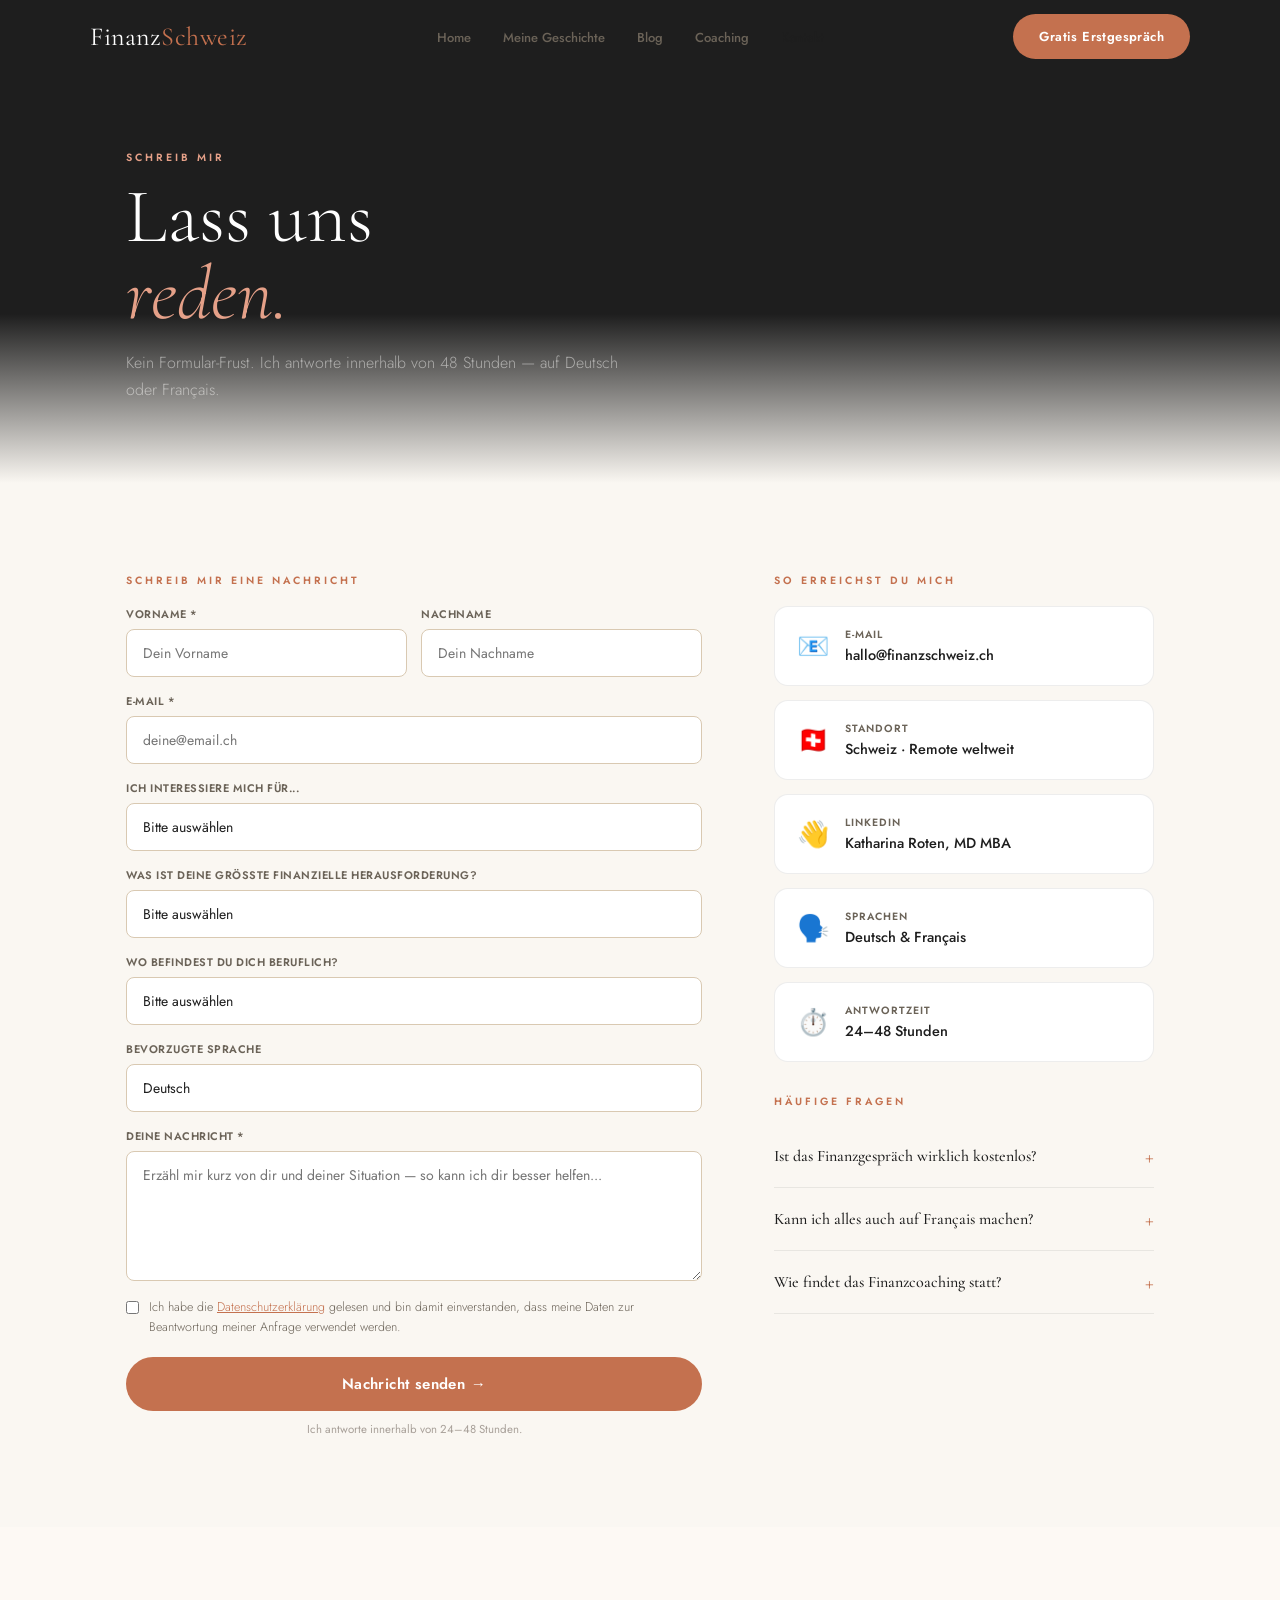
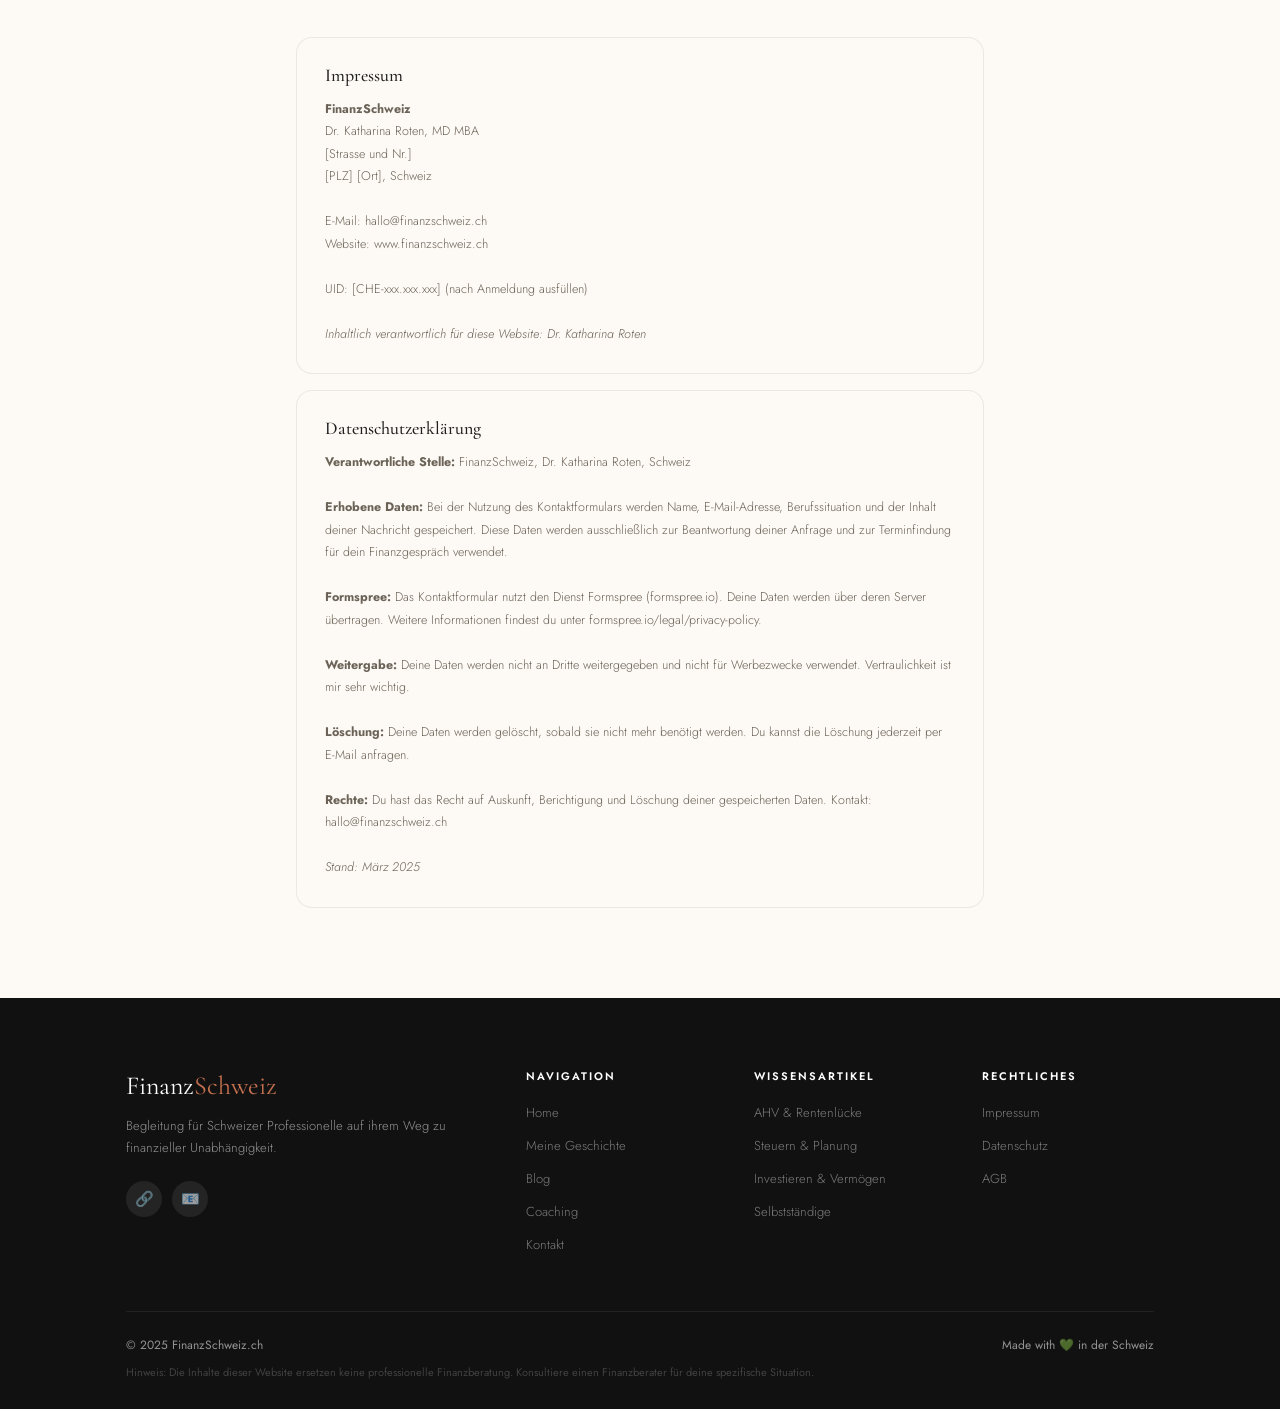
<file: kontakt.html>
<!DOCTYPE html>
<html lang="de">
<head>
<meta charset="UTF-8"/><meta name="viewport" content="width=device-width,initial-scale=1.0"/>
<title>Kontakt & Finanzgespräch — FinanzSchweiz.ch</title>
<meta name="description" content="Schreib mir — Gratis Finanzgespräch buchen, Fragen stellen oder einfach Hallo sagen. Ich freue mich auf dich!"/>
<link rel="stylesheet" href="css/style.css"/>
<style>
.contact-grid{display:grid;grid-template-columns:1fr 380px;gap:72px;align-items:start}
.info-item{background:#fff;border-radius:14px;padding:20px 22px;border:1px solid var(--border);display:flex;gap:16px;align-items:center;margin-bottom:14px;transition:var(--tr)}
.info-item:hover{box-shadow:var(--sh-sm);transform:translateX(4px)}
.info-icon{font-size:26px;flex-shrink:0}
.info-lbl{font-size:10.5px;font-weight:600;letter-spacing:1px;text-transform:uppercase;color:var(--mid);margin-bottom:2px}
.info-val{font-size:14.5px;font-weight:500}
.form-success{display:none;background:linear-gradient(135deg,var(--sage-d),#3A4C2E);border-radius:20px;padding:40px;text-align:center;color:#fff}
.form-success h3{font-family:var(--fd);font-size:28px;margin-bottom:10px}
.form-success p{color:rgba(255,255,255,.7);font-size:15px;font-weight:300}
.form-success .check{font-size:52px;margin-bottom:16px}
.faq-item{border-bottom:1px solid var(--border);padding:18px 0}
.faq-q{font-family:var(--fd);font-size:19px;font-weight:500;cursor:pointer;display:flex;justify-content:space-between;align-items:center;gap:14px}
.faq-q::after{content:'+';font-size:22px;font-weight:300;color:var(--terra);flex-shrink:0;transition:transform .25s}
.faq-item.open .faq-q::after{transform:rotate(45deg)}
.faq-a{display:none;font-size:14px;color:var(--mid);line-height:1.7;font-weight:300;padding-top:12px;max-width:580px}
.faq-item.open .faq-a{display:block}
.legal-box{background:var(--warm);border-radius:16px;padding:28px;border:1px solid var(--border);margin-top:20px}
.legal-box h3{font-family:var(--fd);font-size:18px;font-weight:500;margin-bottom:12px}
.legal-box p{font-size:12.5px;color:var(--mid);line-height:1.8;font-weight:300}
@media(max-width:900px){.contact-grid{grid-template-columns:1fr}}
</style>
</head>
<body>
<nav class="nav"><div class="nav-inner">
  <a href="index.html" class="logo">Finanz<span>Schweiz</span></a>
  <ul class="nav-links">
    <li><a href="index.html">Home</a></li><li><a href="meine-geschichte.html">Meine Geschichte</a></li>
    <li><a href="blog.html">Blog</a></li><li><a href="coaching.html">Coaching</a></li>
    <li><a href="kontakt.html" class="active">Kontakt</a></li>
  </ul>
  <a href="kontakt.html" class="btn btn--primary">Gratis Erstgespräch</a>
  <button class="nav-hamburger"><span></span><span></span><span></span></button>
</div></nav>
<div class="mobile-menu"><button class="mobile-menu-close">✕</button>
  <a href="index.html">Home</a><a href="meine-geschichte.html">Meine Geschichte</a>
  <a href="blog.html">Blog</a><a href="coaching.html">Coaching</a><a href="kontakt.html">Kontakt</a>
</div>

<div class="page-hero">
  <div class="container">
    <span class="lbl">Schreib mir</span>
    <h1>Lass uns<br><em>reden.</em></h1>
    <p class="page-hero-sub">Kein Formular-Frust. Ich antworte innerhalb von 48 Stunden — auf Deutsch oder Français.</p>
  </div>
</div>

<section class="section">
  <div class="container">
    <div class="contact-grid">

      <!-- FORM -->
      <div data-reveal>
        <span class="lbl" style="margin-bottom:18px">Schreib mir eine Nachricht</span>

        <!-- SUCCESS STATE (shown after submit) -->
        <div class="form-success" id="form-success">
          <div class="check">✅</div>
          <h3>Danke für deine Nachricht!</h3>
          <p>Ich melde mich innerhalb von 24–48 Stunden bei dir. Ich freue mich darauf, dich kennenzulernen!</p>
        </div>

        <!-- FORM -->
        <form id="contact-form" action="https://formspree.io/f/YOURFORMID" method="POST">
          <input type="hidden" name="_subject" value="Neue Kontaktanfrage FinanzSchweiz.ch"/>
          <!-- Honeypot anti-spam -->
          <input type="text" name="_gotcha" style="display:none"/>

          <div class="form-row" style="margin-bottom:0">
            <div class="form-group">
              <label for="vorname">Vorname *</label>
              <input type="text" id="vorname" name="vorname" placeholder="Dein Vorname" required/>
            </div>
            <div class="form-group">
              <label for="nachname">Nachname</label>
              <input type="text" id="nachname" name="nachname" placeholder="Dein Nachname"/>
            </div>
          </div>
          <div class="form-group">
            <label for="email">E-Mail *</label>
            <input type="email" id="email" name="email" placeholder="deine@email.ch" required/>
          </div>
          <div class="form-group">
            <label for="interesse">Ich interessiere mich für...</label>
            <select id="interesse" name="interesse">
              <option value="">Bitte auswählen</option>
              <option value="erstgespraech">Gratis Finanzgespräch (30 Min.)</option>
              <option value="coaching">1:1 Finanzcoaching (12 Wochen)</option>
              <option value="modul">Spezial-Modul</option>
              <option value="fragen">Allgemeine Fragen</option>
              <option value="kooperation">Kooperation / Medien</option>
            </select>
          </div>
          <div class="form-group">
            <label for="situation">Was ist Deine grösste finanzielle Herausforderung?</label>
            <select id="situation" name="situation">
              <option value="">Bitte auswählen</option>
              <option value="ahv">AHV / Rentenlücke</option>
              <option value="steuern">Steuern optimieren</option>
              <option value="investieren">Investieren beginnen</option>
              <option value="selbststaendig">Selbstständige Planung</option>
              <option value="vermögen">Vermögensaufbau</option>
              <option value="sonstiges">Sonstiges</option>
            </select>
          </div>
          <div class="form-group">
            <label for="beruf">Wo befindest Du Dich beruflich?</label>
            <select id="beruf" name="beruf">
              <option value="">Bitte auswählen</option>
              <option value="angestelle">Angestellte/r</option>
              <option value="selbststaendige">Selbstständige/r</option>
              <option value="unternehmer">Unternehmerin/Unternehmer</option>
              <option value="wechsel">Gerade in Veränderung</option>
              <option value="pensioniert">Nach Pensionierung</option>
            </select>
          </div>
          <div class="form-group">
            <label for="sprache">Bevorzugte Sprache</label>
            <select id="sprache" name="sprache">
              <option value="de">Deutsch</option>
              <option value="fr">Français</option>
            </select>
          </div>
          <div class="form-group">
            <label for="nachricht">Deine Nachricht *</label>
            <textarea id="nachricht" name="nachricht" placeholder="Erzähl mir kurz von dir und deiner Situation — so kann ich dir besser helfen..." required></textarea>
          </div>
          <div style="display:flex;align-items:flex-start;gap:10px;margin-bottom:20px">
            <input type="checkbox" id="datenschutz" name="datenschutz" required style="margin-top:4px;flex-shrink:0;accent-color:var(--terra)"/>
            <label for="datenschutz" style="font-size:12.5px;color:var(--mid);font-weight:300;line-height:1.6;cursor:pointer">Ich habe die <a href="#datenschutz" style="color:var(--terra);text-decoration:underline">Datenschutzerklärung</a> gelesen und bin damit einverstanden, dass meine Daten zur Beantwortung meiner Anfrage verwendet werden.</label>
          </div>
          <button type="submit" class="btn btn--primary" style="width:100%;justify-content:center;padding:16px;font-size:15px">Nachricht senden →</button>
          <p style="font-size:11.5px;color:var(--lt);text-align:center;margin-top:10px">Ich antworte innerhalb von 24–48 Stunden.</p>
        </form>
      </div>

      <!-- INFO SIDEBAR -->
      <div data-reveal data-delay="150">
        <span class="lbl" style="margin-bottom:18px">So erreichst du mich</span>

        <div class="info-item"><div class="info-icon">📧</div><div><div class="info-lbl">E-Mail</div><div class="info-val">hallo@finanzschweiz.ch</div></div></div>
        <div class="info-item"><div class="info-icon">🇨🇭</div><div><div class="info-lbl">Standort</div><div class="info-val">Schweiz · Remote weltweit</div></div></div>
        <div class="info-item"><div class="info-icon">👋</div><div><div class="info-lbl">LinkedIn</div><div class="info-val">Katharina Roten, MD MBA</div></div></div>
        <div class="info-item"><div class="info-icon">🗣️</div><div><div class="info-lbl">Sprachen</div><div class="info-val">Deutsch & Français</div></div></div>
        <div class="info-item"><div class="info-icon">⏱️</div><div><div class="info-lbl">Antwortzeit</div><div class="info-val">24–48 Stunden</div></div></div>

        <!-- FAQ rapide -->
        <div style="margin-top:32px">
          <span class="lbl" style="margin-bottom:16px">Häufige Fragen</span>
          <div style="display:flex;flex-direction:column">
            <div class="faq-item"><div class="faq-q" style="font-size:16px">Ist das Finanzgespräch wirklich kostenlos?</div><div class="faq-a">Ja, 100% kostenlos und unverbindlich. Kein Verkaufsdruck — ich möchte einfach sehen, ob wir gut zusammenpassen.</div></div>
            <div class="faq-item"><div class="faq-q" style="font-size:16px">Kann ich alles auch auf Français machen?</div><div class="faq-a">Absolut. Ich bin zweisprachig und biete alle Leistungen auf Deutsch und Français an.</div></div>
            <div class="faq-item"><div class="faq-q" style="font-size:16px">Wie findet das Finanzcoaching statt?</div><div class="faq-a">Alles via Zoom — du kannst von überall, jederzeit teilnehmen. Auch Email/WhatsApp-Support für Fragen zwischen den Sessions ist inklusive.</div></div>
          </div>
        </div>
      </div>
    </div>
  </div>
</section>

<!-- IMPRESSUM & DATENSCHUTZ -->
<section class="section section--alt" id="impressum">
  <div class="container" style="max-width:760px">
    <div class="legal-box">
      <h3>Impressum</h3>
      <p>
        <strong>FinanzSchweiz</strong><br>
        Dr. Katharina Roten, MD MBA<br>
        [Strasse und Nr.]<br>
        [PLZ] [Ort], Schweiz<br><br>
        E-Mail: hallo@finanzschweiz.ch<br>
        Website: www.finanzschweiz.ch<br><br>
        UID: [CHE-xxx.xxx.xxx] (nach Anmeldung ausfüllen)<br><br>
        <em>Inhaltlich verantwortlich für diese Website: Dr. Katharina Roten</em>
      </p>
    </div>
    <div class="legal-box" id="datenschutz" style="margin-top:16px">
      <h3>Datenschutzerklärung</h3>
      <p>
        <strong>Verantwortliche Stelle:</strong> FinanzSchweiz, Dr. Katharina Roten, Schweiz<br><br>
        <strong>Erhobene Daten:</strong> Bei der Nutzung des Kontaktformulars werden Name, E-Mail-Adresse, Berufssituation und der Inhalt deiner Nachricht gespeichert. Diese Daten werden ausschließlich zur Beantwortung deiner Anfrage und zur Terminfindung für dein Finanzgespräch verwendet.<br><br>
        <strong>Formspree:</strong> Das Kontaktformular nutzt den Dienst Formspree (formspree.io). Deine Daten werden über deren Server übertragen. Weitere Informationen findest du unter formspree.io/legal/privacy-policy.<br><br>
        <strong>Weitergabe:</strong> Deine Daten werden nicht an Dritte weitergegeben und nicht für Werbezwecke verwendet. Vertraulichkeit ist mir sehr wichtig.<br><br>
        <strong>Löschung:</strong> Deine Daten werden gelöscht, sobald sie nicht mehr benötigt werden. Du kannst die Löschung jederzeit per E-Mail anfragen.<br><br>
        <strong>Rechte:</strong> Du hast das Recht auf Auskunft, Berichtigung und Löschung deiner gespeicherten Daten. Kontakt: hallo@finanzschweiz.ch<br><br>
        <em>Stand: März 2025</em>
      </p>
    </div>
  </div>
</section>

<footer><div class="container">
  <div class="footer-grid">
    <div class="footer-brand"><a href="index.html" class="footer-logo">Finanz<span style="color:var(--terra)">Schweiz</span></a><p>Begleitung für Schweizer Professionelle auf ihrem Weg zu finanzieller Unabhängigkeit.</p><div class="footer-social"><a href="#">🔗</a><a href="#">📧</a></div></div>
    <div class="footer-col"><h4>Navigation</h4><ul><li><a href="index.html">Home</a></li><li><a href="meine-geschichte.html">Meine Geschichte</a></li><li><a href="blog.html">Blog</a></li><li><a href="coaching.html">Coaching</a></li><li><a href="kontakt.html">Kontakt</a></li></ul></div>
    <div class="footer-col"><h4>Wissensartikel</h4><ul><li><a href="blog.html">AHV &amp; Rentenlücke</a></li><li><a href="blog.html">Steuern &amp; Planung</a></li><li><a href="blog.html">Investieren &amp; Vermögen</a></li><li><a href="blog.html">Selbstständige</a></li></ul></div>
    <div class="footer-col"><h4>Rechtliches</h4><ul><li><a href="kontakt.html#impressum">Impressum</a></li><li><a href="kontakt.html#datenschutz">Datenschutz</a></li><li><a href="kontakt.html">AGB</a></li></ul></div>
  </div>
  <div class="footer-bottom"><span>© 2025 FinanzSchweiz.ch</span><span>Made with 💚 in der Schweiz</span></div>
  <p class="footer-disc">Hinweis: Die Inhalte dieser Website ersetzen keine professionelle Finanzberatung. Konsultiere einen Finanzberater für deine spezifische Situation.</p>
</div></footer>

<script src="js/main.js"></script>
<script>
// Formspree AJAX submit with success state
const form = document.getElementById('contact-form');
const success = document.getElementById('form-success');
if (form) {
  form.addEventListener('submit', async function(e) {
    e.preventDefault();
    const btn = form.querySelector('button[type="submit"]');
    btn.textContent = 'Wird gesendet...';
    btn.disabled = true;
    try {
      const res = await fetch(form.action, {
        method: 'POST',
        body: new FormData(form),
        headers: { 'Accept': 'application/json' }
      });
      if (res.ok) {
        form.style.display = 'none';
        success.style.display = 'block';
      } else {
        btn.textContent = 'Fehler — bitte per E-Mail schreiben';
        btn.disabled = false;
      }
    } catch(err) {
      btn.textContent = 'Fehler — bitte per E-Mail schreiben';
      btn.disabled = false;
    }
  });
}
</script>
</body></html>
</file>
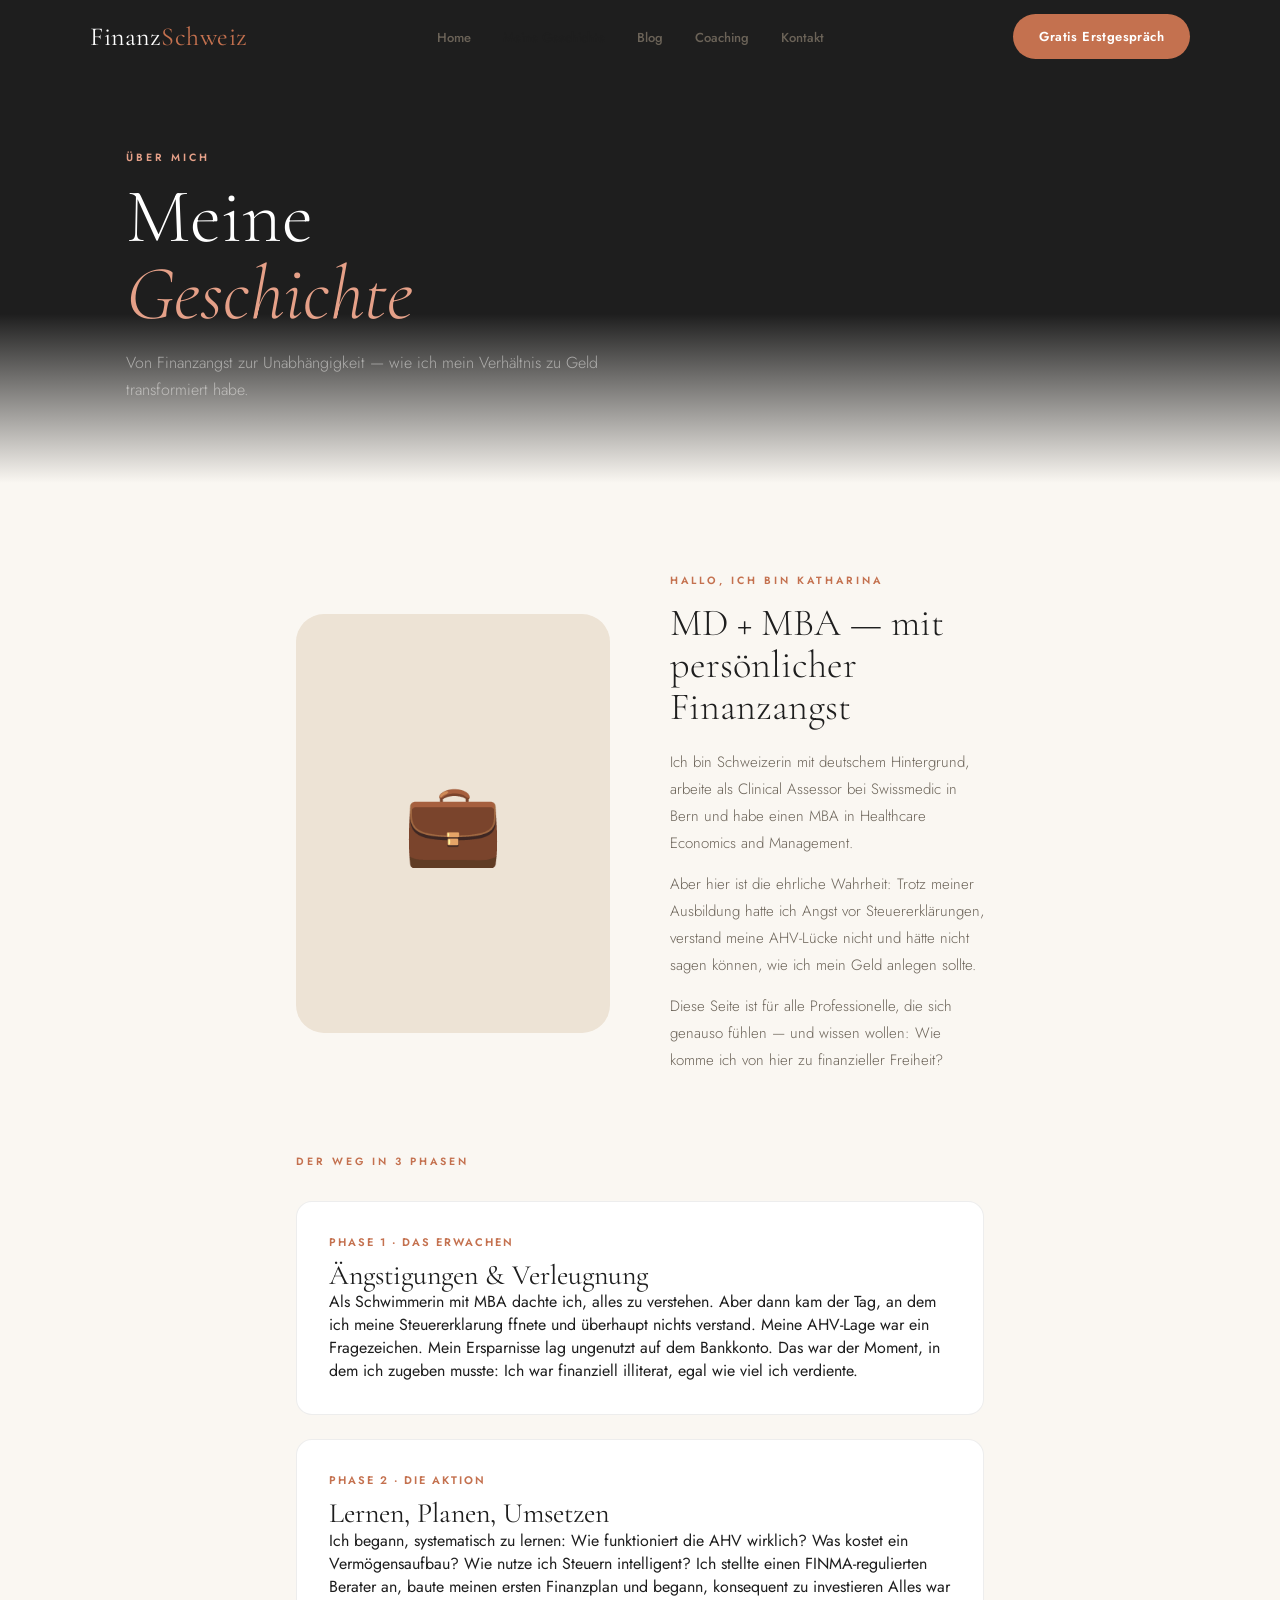
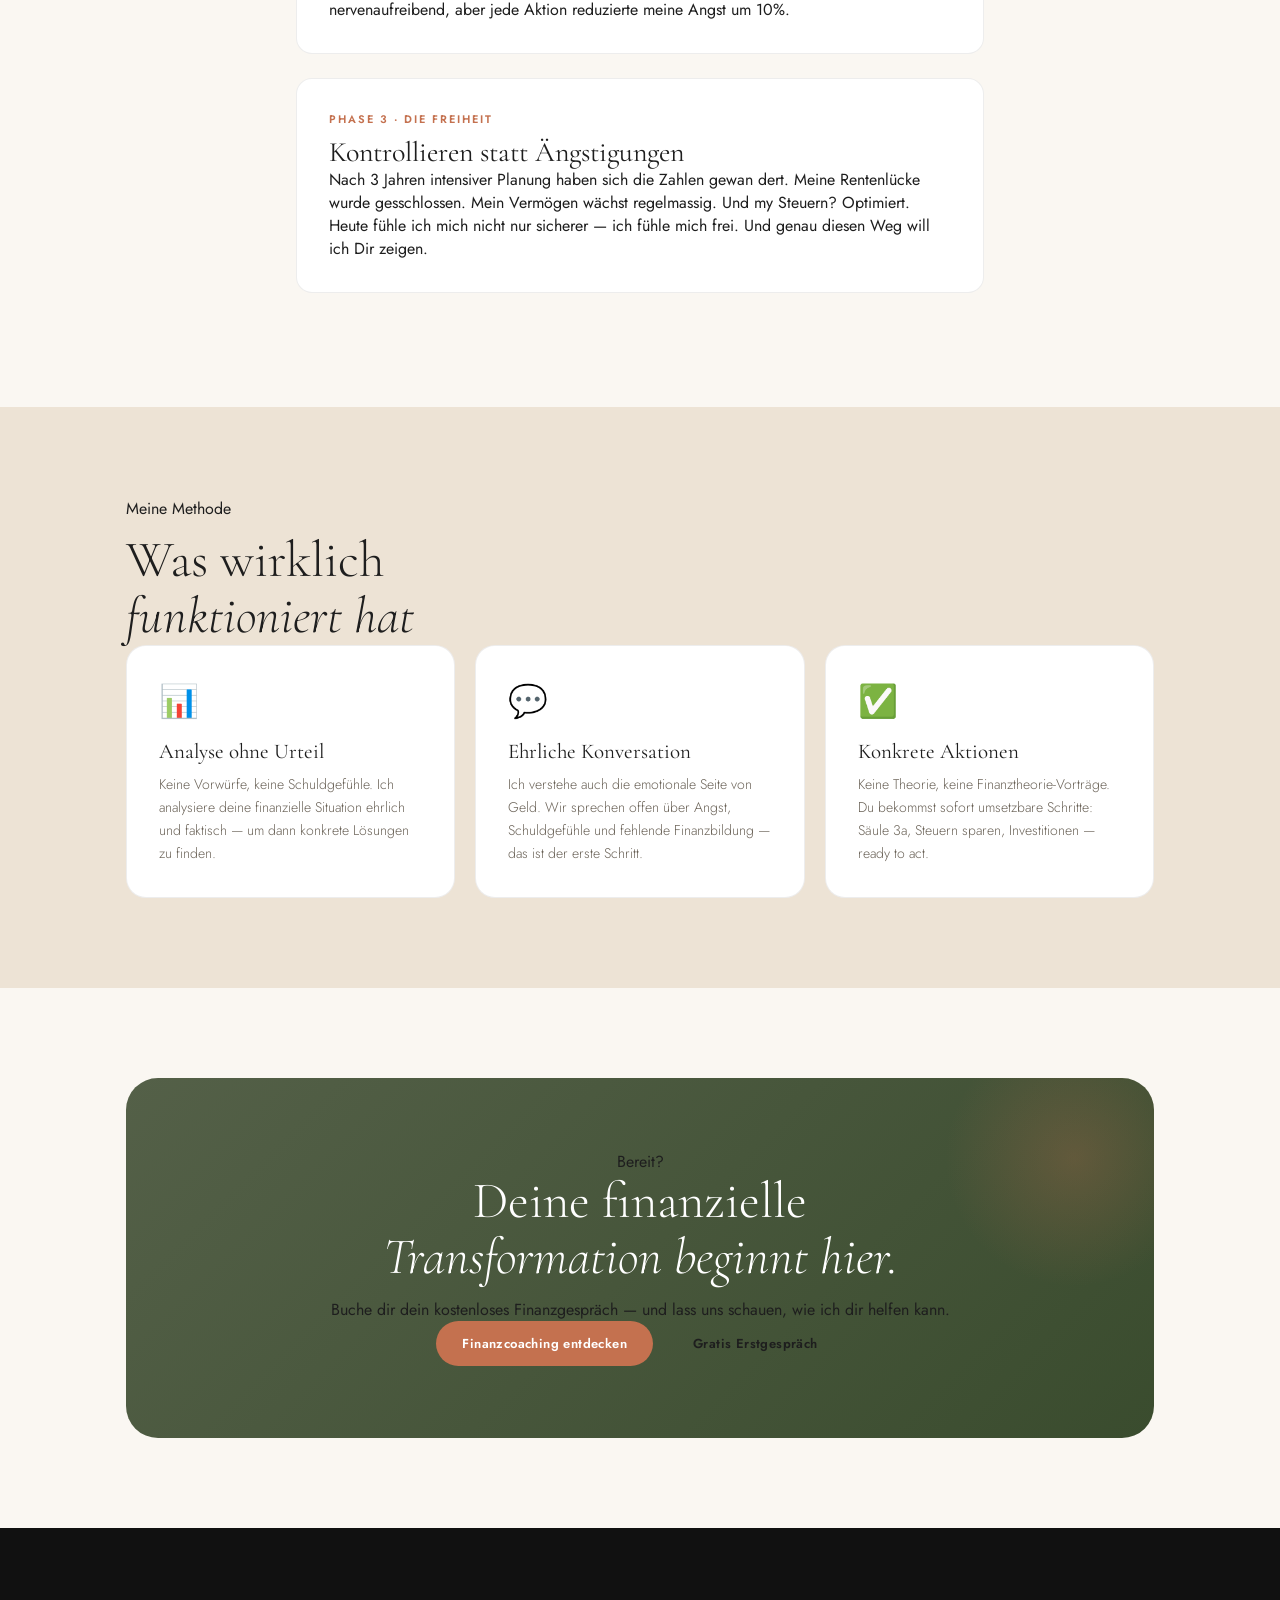
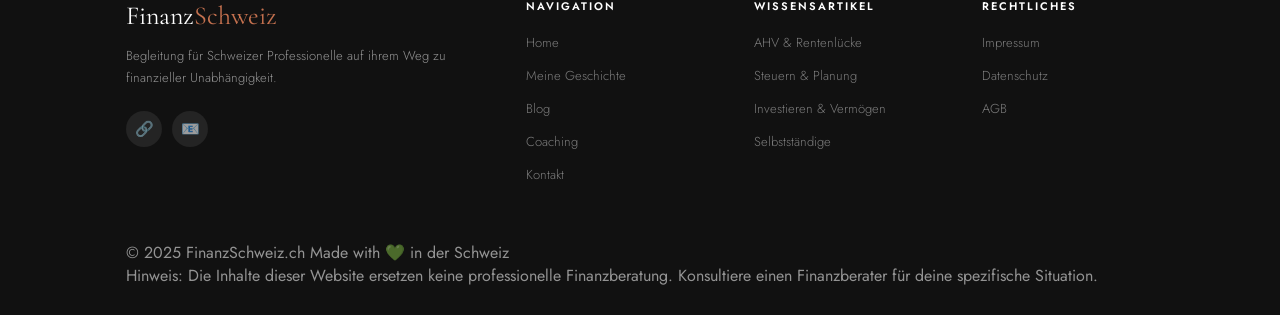
<file: meine-geschichte.html>
<!DOCTYPE html>
<html lang="de">
<head>
  <meta charset="UTF-8" />
  <meta name="viewport" content="width=device-width, initial-scale=1.0" />
  <title>Meine Geschichte — FinanzSchweiz.ch</title>
  <meta name="description" content="Wie ich vom Finanzangst zur finanziellen Sicherheit gekommen bin. Meine persönliche Geschichte als Ärztin, MBA-Absolventin und Finanzcoach." />
  <link rel="stylesheet" href="css/style.css" />
</head>
<body>

<nav class="nav">
  <div class="nav-inner">
    <a href="index.html" class="logo">Finanz<span>Schweiz</span></a>
    <ul class="nav-links">
      <li><a href="index.html">Home</a></li>
      <li><a href="meine-geschichte.html" class="active">Meine Geschichte</a></li>
      <li><a href="blog.html">Blog</a></li>
      <li><a href="coaching.html">Coaching</a></li>
      <li><a href="kontakt.html">Kontakt</a></li>
    </ul>
    <a href="kontakt.html" class="btn btn--primary">Gratis Erstgespräch</a>
    <button class="nav-hamburger"><span></span><span></span><span></span></button>
  </div>
</nav>
<div class="mobile-menu">
  <button class="mobile-menu-close">✕</button>
  <a href="index.html">Home</a>
  <a href="meine-geschichte.html">Meine Geschichte</a>
  <a href="blog.html">Blog</a>
  <a href="coaching.html">Coaching</a>
  <a href="kontakt.html">Kontakt</a>
</div>

<!-- PAGE HERO -->
<div class="page-hero">
  <div class="container">
    <span class="lbl">Über mich</span>
    <h1>Meine<br><em>Geschichte</em></h1>
    <p class="page-hero-sub">Von Finanzangst zur Unabhängigkeit — wie ich mein Verhältnis zu Geld transformiert habe.</p>
  </div>
</div>

<!-- INTRO -->
<section class="section">
  <div class="container container--narrow">
    <div style="display:grid;grid-template-columns:1fr 1fr;gap:60px;align-items:center;margin-bottom:80px;" data-reveal>
      <div>
        <div style="border-radius:28px;overflow:hidden;aspect-ratio:3/4;">
          <div style="font-size:80px;height:100%;display:flex;align-items:center;justify-content:center;background:var(--sand);">💼</div>
        </div>
      </div>
      <div>
        <span class="lbl" style="display:block;margin-bottom:14px;">Hallo, ich bin Katharina</span>
        <h2 style="margin-bottom:20px;font-size:clamp(28px,3vw,42px);">MD + MBA — mit persönlicher Finanzangst</h2>
        <p style="font-size:15px;color:var(--mid);font-weight:300;line-height:1.8;margin-bottom:14px;">Ich bin Schweizerin mit deutschem Hintergrund, arbeite als Clinical Assessor bei Swissmedic in Bern und habe einen MBA in Healthcare Economics and Management.</p>
        <p style="font-size:15px;color:var(--mid);font-weight:300;line-height:1.8;margin-bottom:14px;">Aber hier ist die ehrliche Wahrheit: Trotz meiner Ausbildung hatte ich Angst vor Steuererklärungen, verstand meine AHV-Lücke nicht und hätte nicht sagen können, wie ich mein Geld anlegen sollte.</p>
        <p style="font-size:15px;color:var(--mid);font-weight:300;line-height:1.8;">Diese Seite ist für alle Professionelle, die sich genauso fühlen — und wissen wollen: Wie komme ich von hier zu finanzieller Freiheit?</p>
      </div>
    </div>

    <!-- TIMELINE -->
    <span class="lbl" style="display:block;margin-bottom:32px;">Der Weg in 3 Phasen</span>
    <div>
      <div style="padding:32px;margin-bottom:24px;background:#fff;border-radius:16px;border:1px solid var(--border);" data-reveal>
        <div style="font-size:11px;letter-spacing:2px;text-transform:uppercase;color:var(--terra);font-weight:600;margin-bottom:10px;">Phase 1 · Das Erwachen</div>
        <h3>Ängstigungen &amp; Verleugnung</h3>
        <p>Als Schwimmerin mit MBA dachte ich, alles zu verstehen. Aber dann kam der Tag, an dem ich meine Steuererklarung ffnete und überhaupt nichts verstand. Meine AHV-Lage war ein Fragezeichen. Mein Ersparnisse lag ungenutzt auf dem Bankkonto. Das war der Moment, in dem ich zugeben musste: Ich war finanziell illiterat, egal wie viel ich verdiente.</p>
      </div>
      <div style="padding:32px;margin-bottom:24px;background:#fff;border-radius:16px;border:1px solid var(--border);" data-reveal>
        <div style="font-size:11px;letter-spacing:2px;text-transform:uppercase;color:var(--terra);font-weight:600;margin-bottom:10px;">Phase 2 · Die Aktion</div>
        <h3>Lernen, Planen, Umsetzen</h3>
        <p>Ich begann, systematisch zu lernen: Wie funktioniert die AHV wirklich? Was kostet ein Vermögensaufbau? Wie nutze ich Steuern intelligent? Ich stellte einen FINMA-regulierten Berater an, baute meinen ersten Finanzplan und begann, konsequent zu investieren Alles war nervenaufreibend, aber jede Aktion reduzierte meine Angst um 10%.</p>
      </div>
      <div style="padding:32px;margin-bottom:24px;background:#fff;border-radius:16px;border:1px solid var(--border);" data-reveal>
        <div style="font-size:11px;letter-spacing:2px;text-transform:uppercase;color:var(--terra);font-weight:600;margin-bottom:10px;">Phase 3 · Die Freiheit</div>
        <h3>Kontrollieren statt Ängstigungen</h3>
        <p>Nach 3 Jahren intensiver Planung haben sich die Zahlen gewan dert. Meine Rentenlücke wurde gesschlossen. Mein Vermögen wächst regelmassig. Und my Steuern? Optimiert. Heute fühle ich mich nicht nur sicherer — ich fühle mich frei. Und genau diesen Weg will ich Dir zeigen.</p>
      </div>
    </div>
  </div>
</section>

<!-- METHODE -->
<section class="section section--sand">
  <div class="container">
    <div class="section-header text-center">
      <span class="label">Meine Methode</span>
      <h2 style="margin-top:12px;">Was wirklich<br><em>funktioniert hat</em></h2>
    </div>
    <div style="display:grid;grid-template-columns:repeat(3,1fr);gap:20px;">
      <div style="background:white;border-radius:20px;padding:32px;border:1px solid var(--border);" data-reveal>
        <div style="font-size:32px;margin-bottom:16px;">📊</div>
        <h3 style="font-size:21px;margin-bottom:10px;">Analyse ohne Urteil</h3>
        <p style="font-size:14px;color:var(--mid);line-height:1.65;font-weight:300;">Keine Vorwürfe, keine Schuldgefühle. Ich analysiere deine finanzielle Situation ehrlich und faktisch — um dann konkrete Lösungen zu finden.</p>
      </div>
      <div style="background:white;border-radius:20px;padding:32px;border:1px solid var(--border);" data-reveal data-delay="100">
        <div style="font-size:32px;margin-bottom:16px;">💬</div>
        <h3 style="font-size:21px;margin-bottom:10px;">Ehrliche Konversation</h3>
        <p style="font-size:14px;color:var(--mid);line-height:1.65;font-weight:300;">Ich verstehe auch die emotionale Seite von Geld. Wir sprechen offen über Angst, Schuldgefühle und fehlende Finanzbildung — das ist der erste Schritt.</p>
      </div>
      <div style="background:white;border-radius:20px;padding:32px;border:1px solid var(--border);" data-reveal data-delay="200">
        <div style="font-size:32px;margin-bottom:16px;">✅</div>
        <h3 style="font-size:21px;margin-bottom:10px;">Konkrete Aktionen</h3>
        <p style="font-size:14px;color:var(--mid);line-height:1.65;font-weight:300;">Keine Theorie, keine Finanztheorie-Vorträge. Du bekommst sofort umsetzbare Schritte: Säule 3a, Steuern sparen, Investitionen — ready to act.</p>
      </div>
    </div>
  </div>
</section>

<!-- CTA -->
<section class="section">
  <div class="container">
    <div class="optin" data-reveal>
      <span class="label">Bereit?</span>
      <h2>Deine finanzielle<br><em>Transformation beginnt hier.</em></h2>
      <p>Buche dir dein kostenloses Finanzgespräch — und lass uns schauen, wie ich dir helfen kann.</p>
      <div style="display:flex;gap:14px;justify-content:center;flex-wrap:wrap;">
        <a href="coaching.html" class="btn btn--primary">Finanzcoaching entdecken</a>
        <a href="kontakt.html" class="btn btn--outline-white">Gratis Erstgespräch</a>
      </div>
    </div>
  </div>
</section>

<footer class="footer">
  <div class="container">
    <div class="footer-grid">
      <div class="footer-brand">
        <a href="index.html" class="footer-logo">Finanz<span style="color:var(--terra)">Schweiz</span></a>
        <p>Begleitung für Schweizer Professionelle auf ihrem Weg zu finanzieller Unabhängigkeit.</p>
        <div class="footer-social">
          <a href="#">🔗</a><a href="#">📧</a>
        </div>
      </div>
      <div class="footer-col"><h4>Navigation</h4><ul>
        <li><a href="index.html">Home</a></li>
        <li><a href="meine-geschichte.html">Meine Geschichte</a></li>
        <li><a href="blog.html">Blog</a></li>
        <li><a href="coaching.html">Coaching</a></li>
        <li><a href="kontakt.html">Kontakt</a></li>
      </ul></div>
    <div class="footer-col"><h4>Wissensartikel</h4><ul>
        <li><a href="blog.html">AHV & Rentenlücke</a></li>
        <li><a href="blog.html">Steuern & Planung</a></li>
        <li><a href="blog.html">Investieren & Vermögen</a></li>
        <li><a href="blog.html">Selbstständige</a></li>
      </ul></div>
      <div class="footer-col"><h4>Rechtliches</h4><ul>
        <li><a href="kontakt.html#impressum">Impressum</a></li>
        <li><a href="kontakt.html#datenschutz">Datenschutz</a></li>
        <li><a href="kontakt.html">AGB</a></li>
      </ul></div>
    </div>
    <div class="footer__bottom">
      <span>© 2025 FinanzSchweiz.ch</span>
      <span>Made with 💚 in der Schweiz</span>
    </div>
    <p class="footer__disclaimer">Hinweis: Die Inhalte dieser Website ersetzen keine professionelle Finanzberatung. Konsultiere einen Finanzberater für deine spezifische Situation.</p>
  </div>
</footer>

<script src="js/main.js"></script>
</body>
</html>
</file>
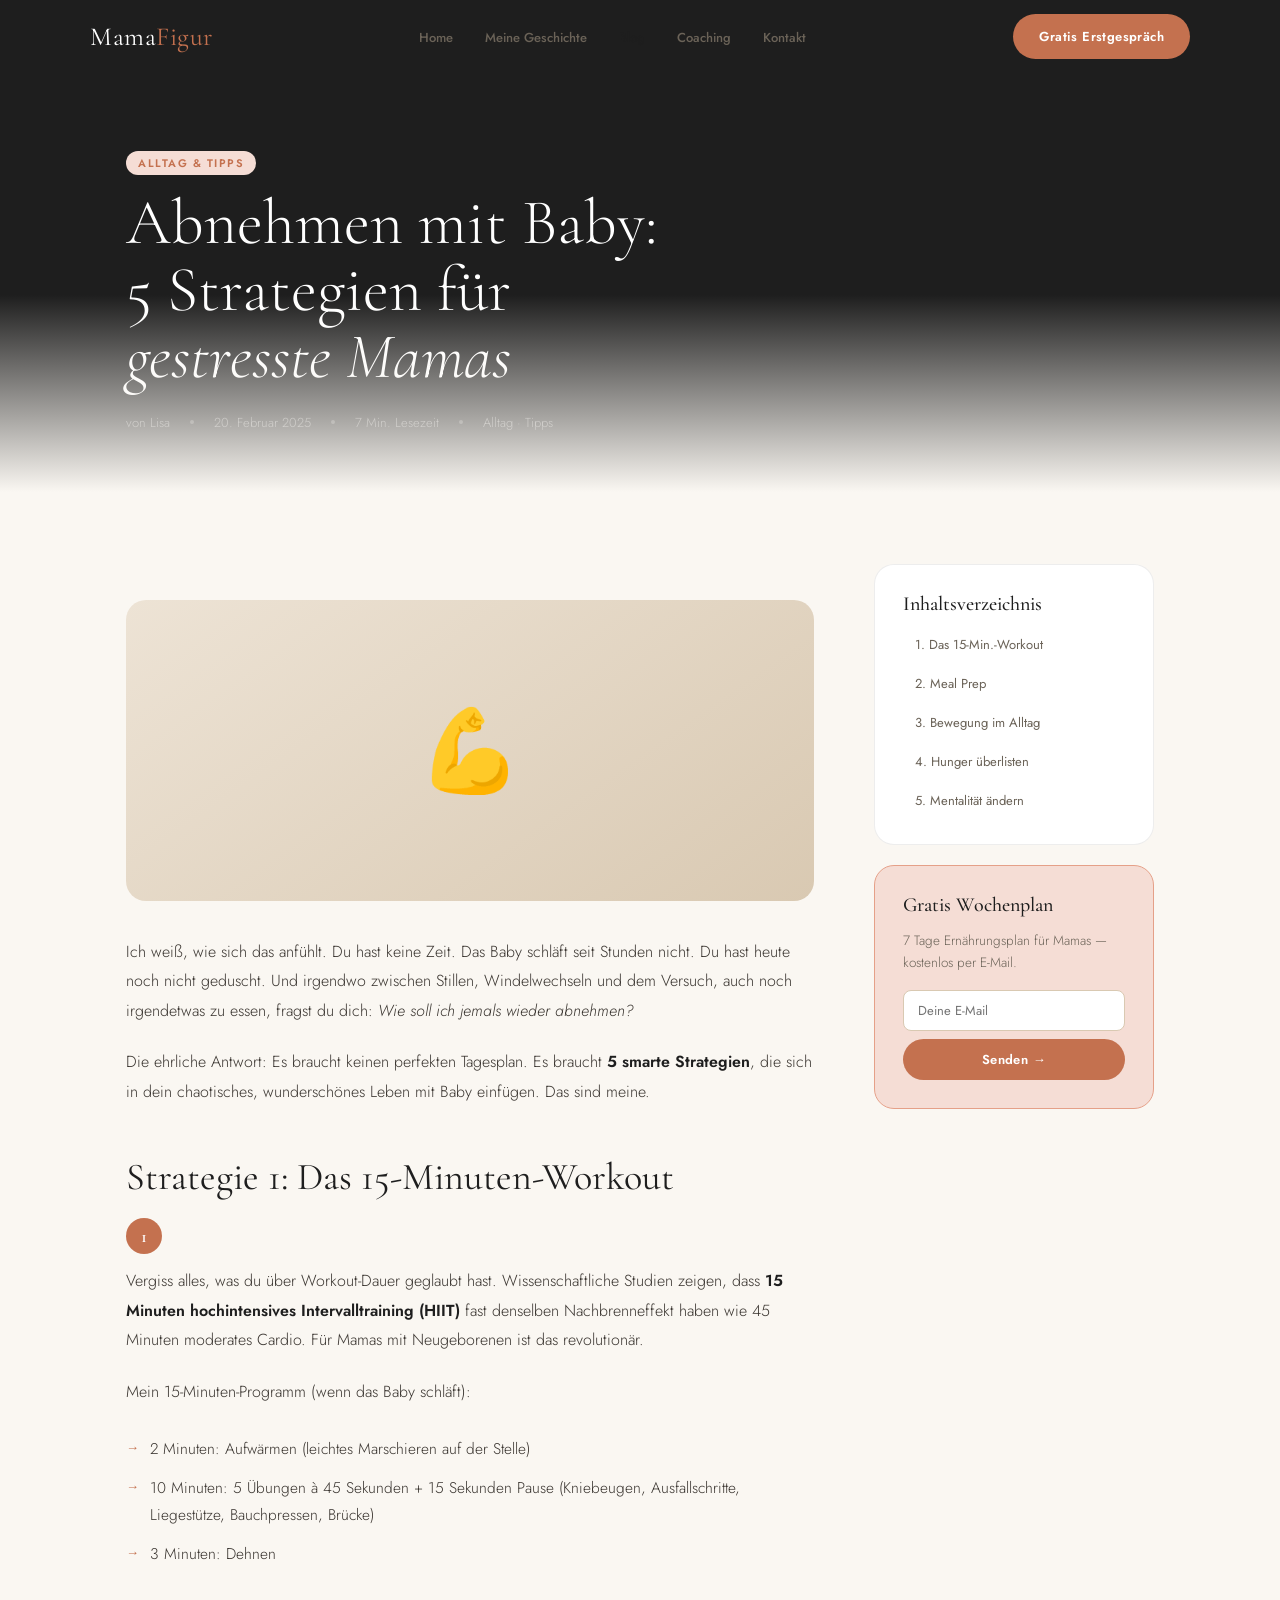
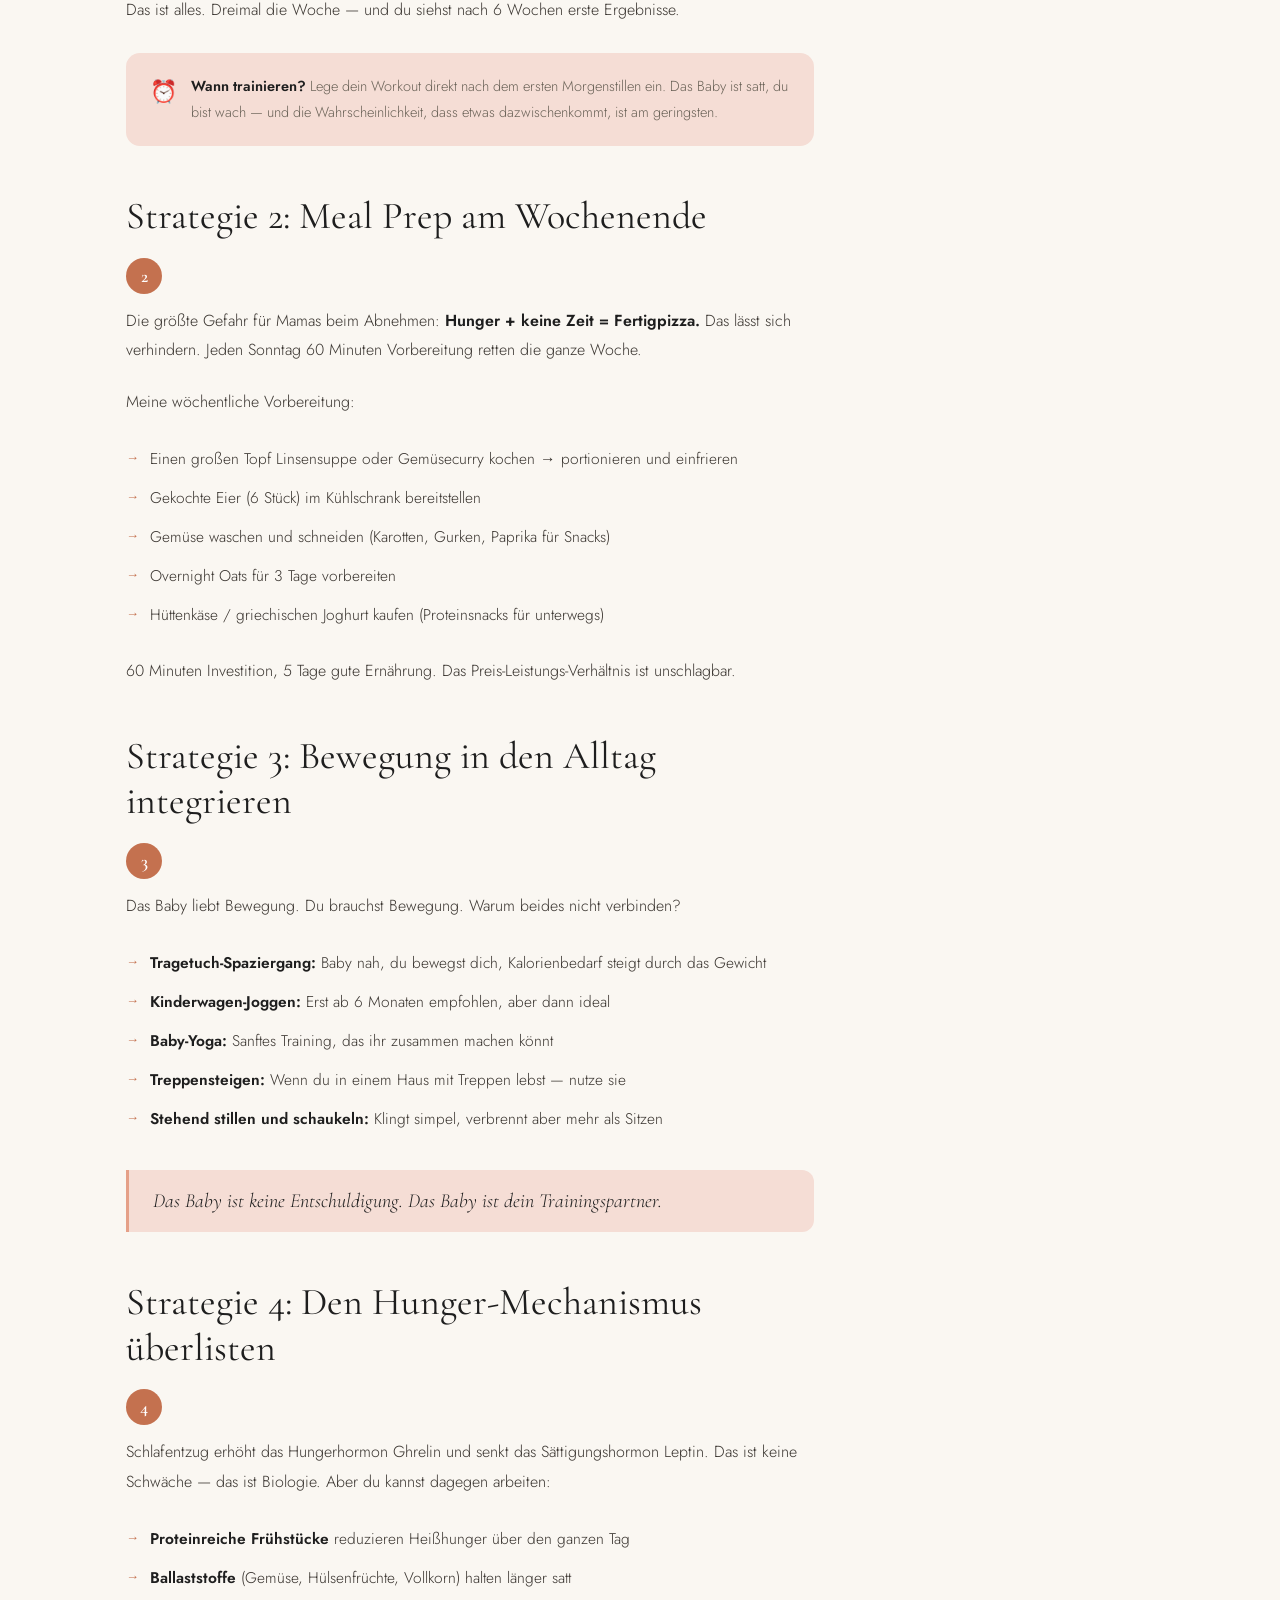
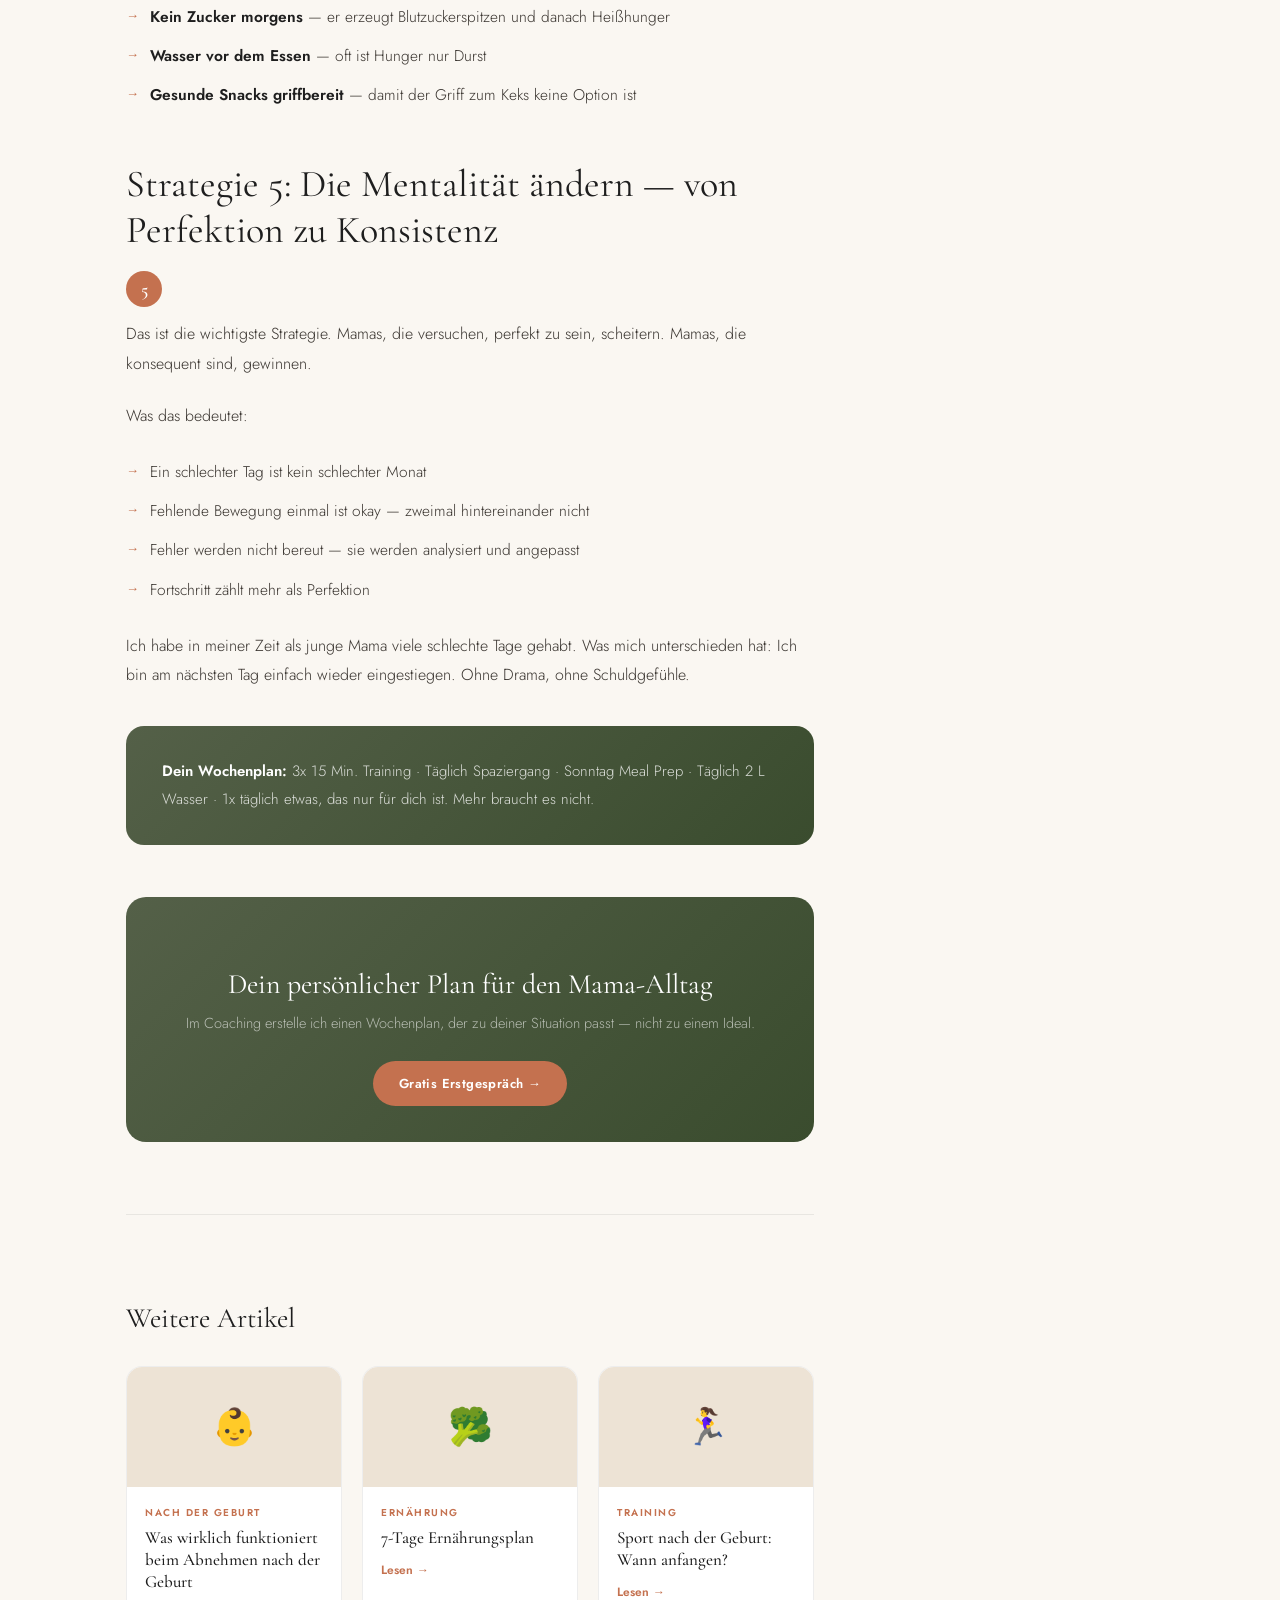
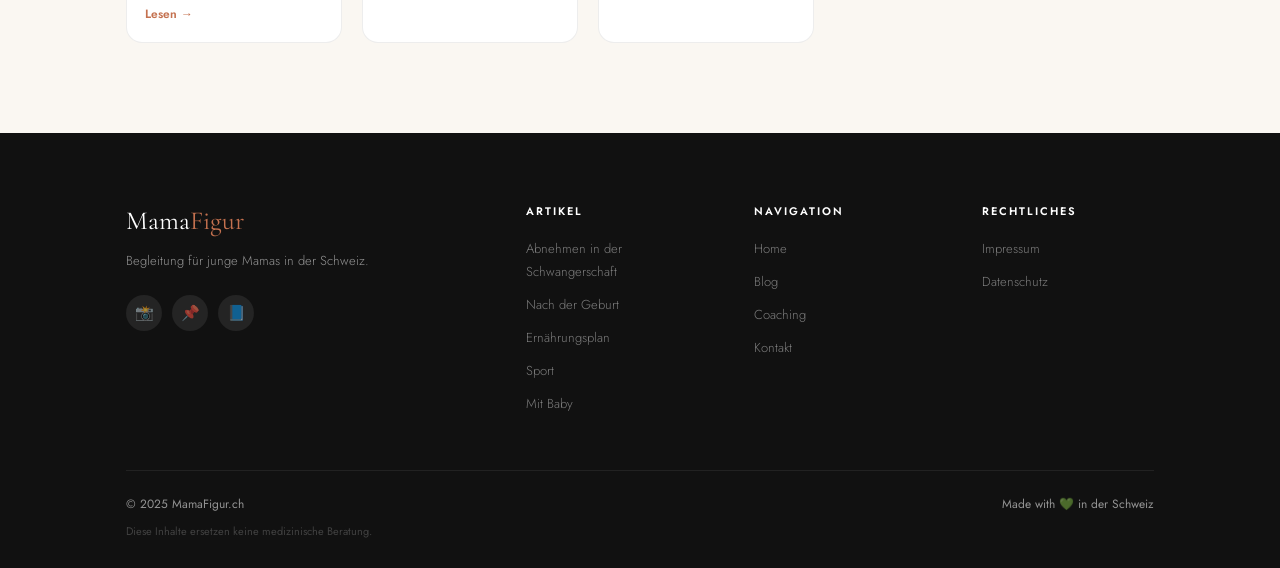
<file: articles/abnehmen-mit-baby.html>
<!DOCTYPE html>
<html lang="de">
<head>
<meta charset="UTF-8"/><meta name="viewport" content="width=device-width,initial-scale=1.0"/>
<title>Abnehmen mit Baby: 5 Strategien für gestresste Mamas — MamaFigur.ch</title>
<meta name="description" content="Keine Zeit, kein Babysitter, kein Schlaf — und trotzdem abnehmen? 5 realistische Strategien für Mamas, die im Alltag funktionieren."/>
<meta name="keywords" content="abnehmen mit baby, mama abnehmen tipps, abnehmen trotz stillen, schnell abnehmen mama"/>
<link rel="stylesheet" href="../css/style.css"/>
<style>
.article-layout{display:grid;grid-template-columns:1fr 280px;gap:60px;align-items:start}
.sidebar-card{background:#fff;border-radius:20px;padding:28px;border:1px solid var(--border);margin-bottom:20px}
.sidebar-card h4{font-family:var(--fd);font-size:20px;font-weight:500;margin-bottom:14px}
.sidebar-card p{font-size:13.5px;color:var(--mid);line-height:1.65;font-weight:300;margin-bottom:16px}
.sidebar-toc{display:flex;flex-direction:column;gap:8px}
.sidebar-toc a{font-size:13px;color:var(--mid);padding:6px 10px;border-radius:8px;transition:var(--tr);border-left:2px solid transparent}
.sidebar-toc a:hover{background:var(--terra-p);color:var(--terra);border-left-color:var(--terra)}
.strat-num{display:inline-flex;width:36px;height:36px;border-radius:50%;background:var(--terra);color:#fff;font-family:var(--fd);font-size:18px;font-weight:600;align-items:center;justify-content:center;flex-shrink:0;margin-bottom:12px}
@media(max-width:820px){.article-layout{grid-template-columns:1fr}.article-sidebar{display:none}}
</style>
</head>
<body>
<nav class="nav"><div class="nav-inner">
  <a href="../index.html" class="logo">Mama<span>Figur</span></a>
  <ul class="nav-links">
    <li><a href="../index.html">Home</a></li><li><a href="../meine-geschichte.html">Meine Geschichte</a></li>
    <li><a href="../blog.html" class="active">Blog</a></li><li><a href="../coaching.html">Coaching</a></li><li><a href="../kontakt.html">Kontakt</a></li>
  </ul>
  <a href="../kontakt.html" class="btn btn--primary">Gratis Erstgespräch</a>
  <button class="nav-hamburger"><span></span><span></span><span></span></button>
</div></nav>
<div class="mobile-menu"><button class="mobile-menu-close">✕</button>
  <a href="../index.html">Home</a><a href="../meine-geschichte.html">Meine Geschichte</a>
  <a href="../blog.html">Blog</a><a href="../coaching.html">Coaching</a><a href="../kontakt.html">Kontakt</a>
</div>

<div class="article-hero">
  <div class="container">
    <span class="article-tag">Alltag & Tipps</span>
    <h1>Abnehmen mit Baby:<br>5 Strategien für<br><em>gestresste Mamas</em></h1>
    <div class="article-meta-bar">
      <span>von Lisa</span><span class="dot"></span>
      <span>20. Februar 2025</span><span class="dot"></span>
      <span>7 Min. Lesezeit</span><span class="dot"></span>
      <span>Alltag · Tipps</span>
    </div>
  </div>
</div>

<section class="article-body">
  <div class="container">
    <div class="article-layout">
      <div class="article-content">

        <div class="article-image">💪</div>

        <p>Ich weiß, wie sich das anfühlt. Du hast keine Zeit. Das Baby schläft seit Stunden nicht. Du hast heute noch nicht geduscht. Und irgendwo zwischen Stillen, Windelwechseln und dem Versuch, auch noch irgendetwas zu essen, fragst du dich: <em>Wie soll ich jemals wieder abnehmen?</em></p>

        <p>Die ehrliche Antwort: Es braucht keinen perfekten Tagesplan. Es braucht <strong>5 smarte Strategien</strong>, die sich in dein chaotisches, wunderschönes Leben mit Baby einfügen. Das sind meine.</p>

        <h2 id="strategie1">Strategie 1: Das 15-Minuten-Workout</h2>
        <div class="strat-num">1</div>
        <p>Vergiss alles, was du über Workout-Dauer geglaubt hast. Wissenschaftliche Studien zeigen, dass <strong>15 Minuten hochintensives Intervalltraining (HIIT)</strong> fast denselben Nachbrenneffekt haben wie 45 Minuten moderates Cardio. Für Mamas mit Neugeborenen ist das revolutionär.</p>
        <p>Mein 15-Minuten-Programm (wenn das Baby schläft):</p>
        <ul>
          <li>2 Minuten: Aufwärmen (leichtes Marschieren auf der Stelle)</li>
          <li>10 Minuten: 5 Übungen à 45 Sekunden + 15 Sekunden Pause (Kniebeugen, Ausfallschritte, Liegestütze, Bauchpressen, Brücke)</li>
          <li>3 Minuten: Dehnen</li>
        </ul>
        <p>Das ist alles. Dreimal die Woche — und du siehst nach 6 Wochen erste Ergebnisse.</p>

        <div class="tip"><span class="tip-icon">⏰</span><p><strong>Wann trainieren?</strong> Lege dein Workout direkt nach dem ersten Morgenstillen ein. Das Baby ist satt, du bist wach — und die Wahrscheinlichkeit, dass etwas dazwischenkommt, ist am geringsten.</p></div>

        <h2 id="strategie2">Strategie 2: Meal Prep am Wochenende</h2>
        <div class="strat-num">2</div>
        <p>Die größte Gefahr für Mamas beim Abnehmen: <strong>Hunger + keine Zeit = Fertigpizza.</strong> Das lässt sich verhindern. Jeden Sonntag 60 Minuten Vorbereitung retten die ganze Woche.</p>
        <p>Meine wöchentliche Vorbereitung:</p>
        <ul>
          <li>Einen großen Topf Linsensuppe oder Gemüsecurry kochen → portionieren und einfrieren</li>
          <li>Gekochte Eier (6 Stück) im Kühlschrank bereitstellen</li>
          <li>Gemüse waschen und schneiden (Karotten, Gurken, Paprika für Snacks)</li>
          <li>Overnight Oats für 3 Tage vorbereiten</li>
          <li>Hüttenkäse / griechischen Joghurt kaufen (Proteinsnacks für unterwegs)</li>
        </ul>
        <p>60 Minuten Investition, 5 Tage gute Ernährung. Das Preis-Leistungs-Verhältnis ist unschlagbar.</p>

        <h2 id="strategie3">Strategie 3: Bewegung in den Alltag integrieren</h2>
        <div class="strat-num">3</div>
        <p>Das Baby liebt Bewegung. Du brauchst Bewegung. Warum beides nicht verbinden?</p>
        <ul>
          <li><strong>Tragetuch-Spaziergang:</strong> Baby nah, du bewegst dich, Kalorienbedarf steigt durch das Gewicht</li>
          <li><strong>Kinderwagen-Joggen:</strong> Erst ab 6 Monaten empfohlen, aber dann ideal</li>
          <li><strong>Baby-Yoga:</strong> Sanftes Training, das ihr zusammen machen könnt</li>
          <li><strong>Treppensteigen:</strong> Wenn du in einem Haus mit Treppen lebst — nutze sie</li>
          <li><strong>Stehend stillen und schaukeln:</strong> Klingt simpel, verbrennt aber mehr als Sitzen</li>
        </ul>

        <blockquote><p>Das Baby ist keine Entschuldigung. Das Baby ist dein Trainingspartner.</p></blockquote>

        <h2 id="strategie4">Strategie 4: Den Hunger-Mechanismus überlisten</h2>
        <div class="strat-num">4</div>
        <p>Schlafentzug erhöht das Hungerhormon Ghrelin und senkt das Sättigungshormon Leptin. Das ist keine Schwäche — das ist Biologie. Aber du kannst dagegen arbeiten:</p>
        <ul>
          <li><strong>Proteinreiche Frühstücke</strong> reduzieren Heißhunger über den ganzen Tag</li>
          <li><strong>Ballaststoffe</strong> (Gemüse, Hülsenfrüchte, Vollkorn) halten länger satt</li>
          <li><strong>Kein Zucker morgens</strong> — er erzeugt Blutzuckerspitzen und danach Heißhunger</li>
          <li><strong>Wasser vor dem Essen</strong> — oft ist Hunger nur Durst</li>
          <li><strong>Gesunde Snacks griffbereit</strong> — damit der Griff zum Keks keine Option ist</li>
        </ul>

        <h2 id="strategie5">Strategie 5: Die Mentalität ändern — von Perfektion zu Konsistenz</h2>
        <div class="strat-num">5</div>
        <p>Das ist die wichtigste Strategie. Mamas, die versuchen, perfekt zu sein, scheitern. Mamas, die konsequent sind, gewinnen.</p>
        <p>Was das bedeutet:</p>
        <ul>
          <li>Ein schlechter Tag ist kein schlechter Monat</li>
          <li>Fehlende Bewegung einmal ist okay — zweimal hintereinander nicht</li>
          <li>Fehler werden nicht bereut — sie werden analysiert und angepasst</li>
          <li>Fortschritt zählt mehr als Perfektion</li>
        </ul>
        <p>Ich habe in meiner Zeit als junge Mama viele schlechte Tage gehabt. Was mich unterschieden hat: Ich bin am nächsten Tag einfach wieder eingestiegen. Ohne Drama, ohne Schuldgefühle.</p>

        <div class="highlight-box"><p><strong>Dein Wochenplan:</strong> 3x 15 Min. Training · Täglich Spaziergang · Sonntag Meal Prep · Täglich 2 L Wasser · 1x täglich etwas, das nur für dich ist. Mehr braucht es nicht.</p></div>

        <div class="article-cta">
          <h3>Dein persönlicher Plan für den Mama-Alltag</h3>
          <p>Im Coaching erstelle ich einen Wochenplan, der zu deiner Situation passt — nicht zu einem Ideal.</p>
          <a href="../kontakt.html" class="btn btn--primary">Gratis Erstgespräch →</a>
        </div>

        <div class="related-articles">
          <h3 style="font-family:var(--fd);font-size:28px;font-weight:400;margin-bottom:6px">Weitere Artikel</h3>
          <div class="related-grid">
            <a href="nach-geburt-abnehmen.html" class="related-card"><div class="related-card-img">👶</div><div class="related-card-body"><div class="related-card-cat">Nach der Geburt</div><h4>Was wirklich funktioniert beim Abnehmen nach der Geburt</h4><span class="read">Lesen</span></div></a>
            <a href="ernaehrungsplan.html" class="related-card"><div class="related-card-img">🥦</div><div class="related-card-body"><div class="related-card-cat">Ernährung</div><h4>7-Tage Ernährungsplan</h4><span class="read">Lesen</span></div></a>
            <a href="sport-nach-geburt.html" class="related-card"><div class="related-card-img">🏃‍♀️</div><div class="related-card-body"><div class="related-card-cat">Training</div><h4>Sport nach der Geburt: Wann anfangen?</h4><span class="read">Lesen</span></div></a>
          </div>
        </div>
      </div>

      <aside class="article-sidebar">
        <div class="sidebar-card">
          <h4>Inhaltsverzeichnis</h4>
          <nav class="sidebar-toc">
            <a href="#strategie1">1. Das 15-Min.-Workout</a>
            <a href="#strategie2">2. Meal Prep</a>
            <a href="#strategie3">3. Bewegung im Alltag</a>
            <a href="#strategie4">4. Hunger überlisten</a>
            <a href="#strategie5">5. Mentalität ändern</a>
          </nav>
        </div>
        <div class="sidebar-card" style="background:var(--terra-p);border-color:var(--terra-l)">
          <h4>Gratis Wochenplan</h4>
          <p>7 Tage Ernährungsplan für Mamas — kostenlos per E-Mail.</p>
          <form action="https://formspree.io/f/YOURFORMID" method="POST" style="display:flex;flex-direction:column;gap:8px">
            <input type="email" name="email" placeholder="Deine E-Mail" required style="padding:10px 14px;border-radius:8px;border:1.5px solid var(--sand-d);font-family:var(--fb);font-size:13px;outline:none"/>
            <input type="hidden" name="_subject" value="Wochenplan Anfrage"/>
            <button type="submit" class="btn btn--primary" style="justify-content:center;padding:11px">Senden →</button>
          </form>
        </div>
      </aside>
    </div>
  </div>
</section>

<footer><div class="container">
  <div class="footer-grid">
    <div class="footer-brand"><a href="../index.html" class="footer-logo">Mama<span>Figur</span></a><p>Begleitung für junge Mamas in der Schweiz.</p><div class="footer-social"><a href="#">📸</a><a href="#">📌</a><a href="#">📘</a></div></div>
    <div class="footer-col"><h4>Artikel</h4><ul><li><a href="abnehmen-schwangerschaft.html">Abnehmen in der Schwangerschaft</a></li><li><a href="nach-geburt-abnehmen.html">Nach der Geburt</a></li><li><a href="ernaehrungsplan.html">Ernährungsplan</a></li><li><a href="sport-nach-geburt.html">Sport</a></li><li><a href="abnehmen-mit-baby.html">Mit Baby</a></li></ul></div>
    <div class="footer-col"><h4>Navigation</h4><ul><li><a href="../index.html">Home</a></li><li><a href="../blog.html">Blog</a></li><li><a href="../coaching.html">Coaching</a></li><li><a href="../kontakt.html">Kontakt</a></li></ul></div>
    <div class="footer-col"><h4>Rechtliches</h4><ul><li><a href="../kontakt.html#impressum">Impressum</a></li><li><a href="../kontakt.html#datenschutz">Datenschutz</a></li></ul></div>
  </div>
  <div class="footer-bottom"><span>© 2025 MamaFigur.ch</span><span>Made with 💚 in der Schweiz</span></div>
  <p class="footer-disc">Diese Inhalte ersetzen keine medizinische Beratung.</p>
</div></footer>
<script src="../js/main.js"></script>
</body></html>
</file>
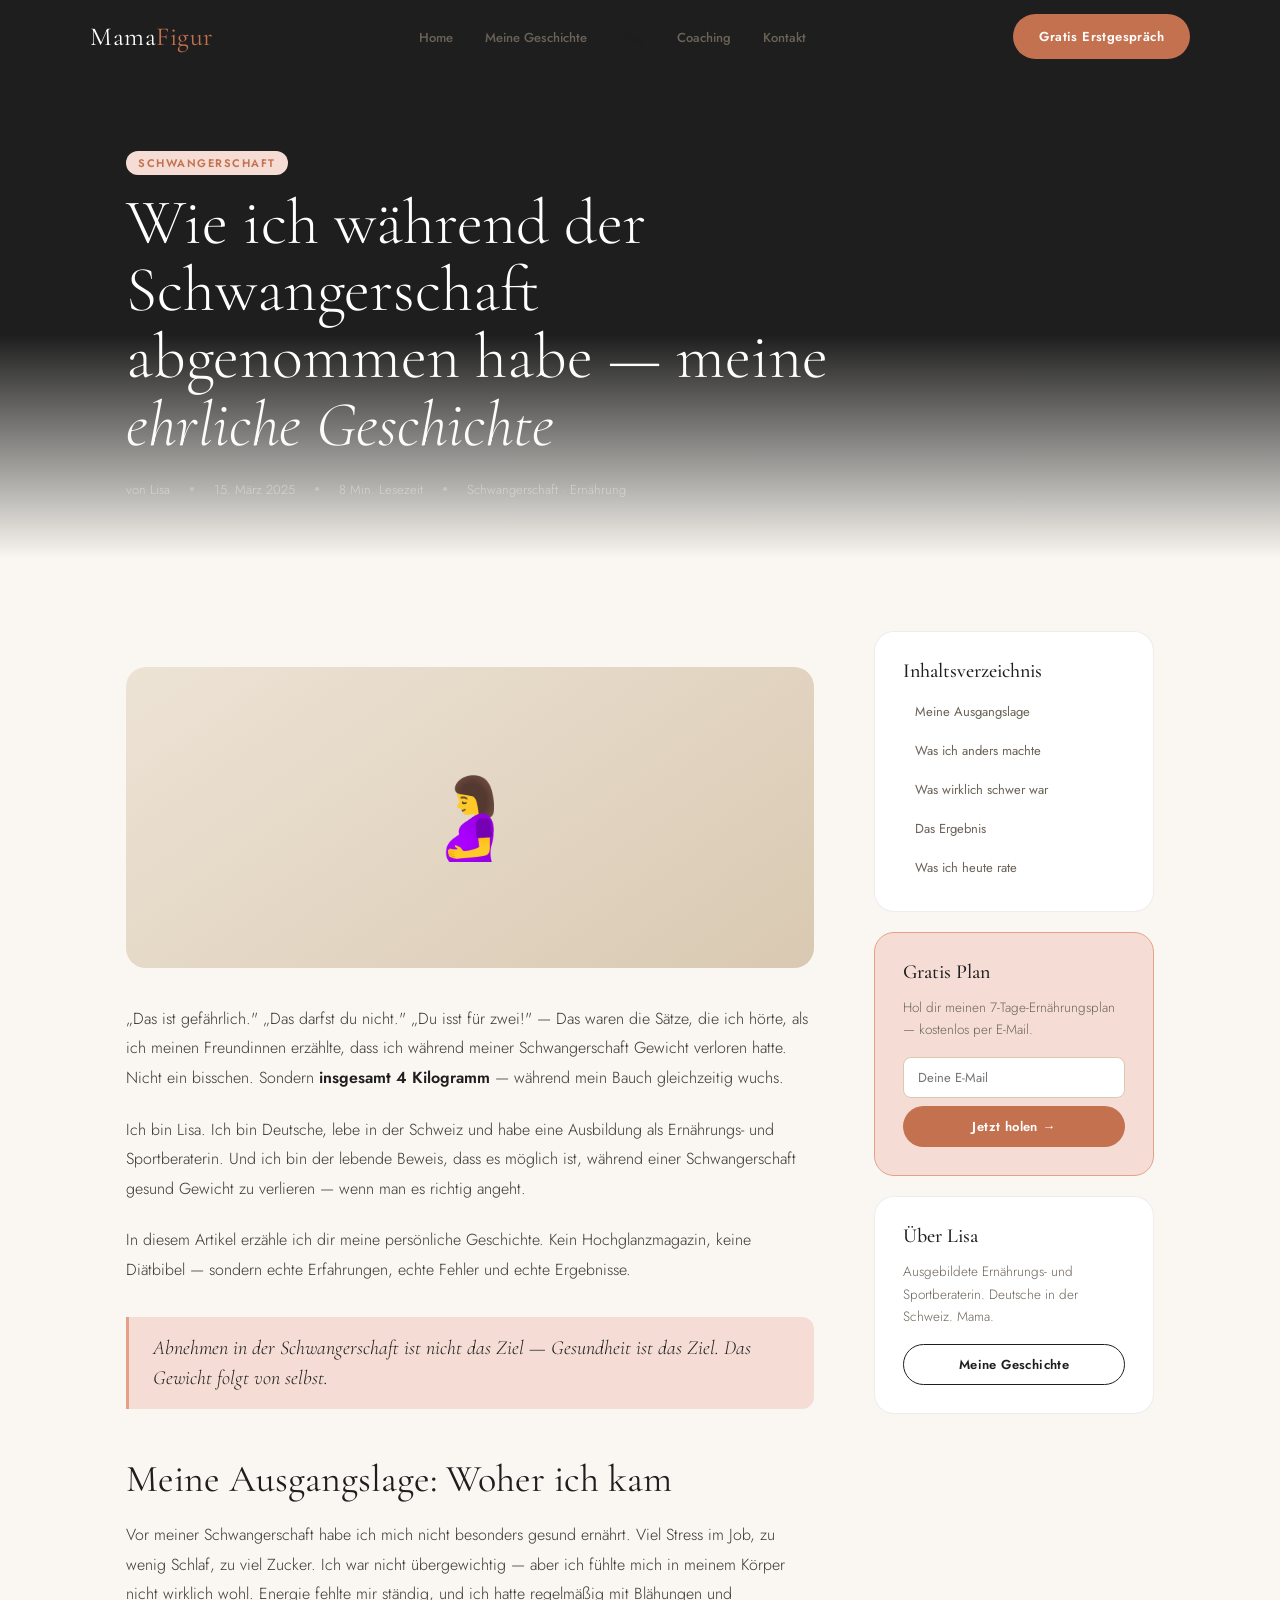
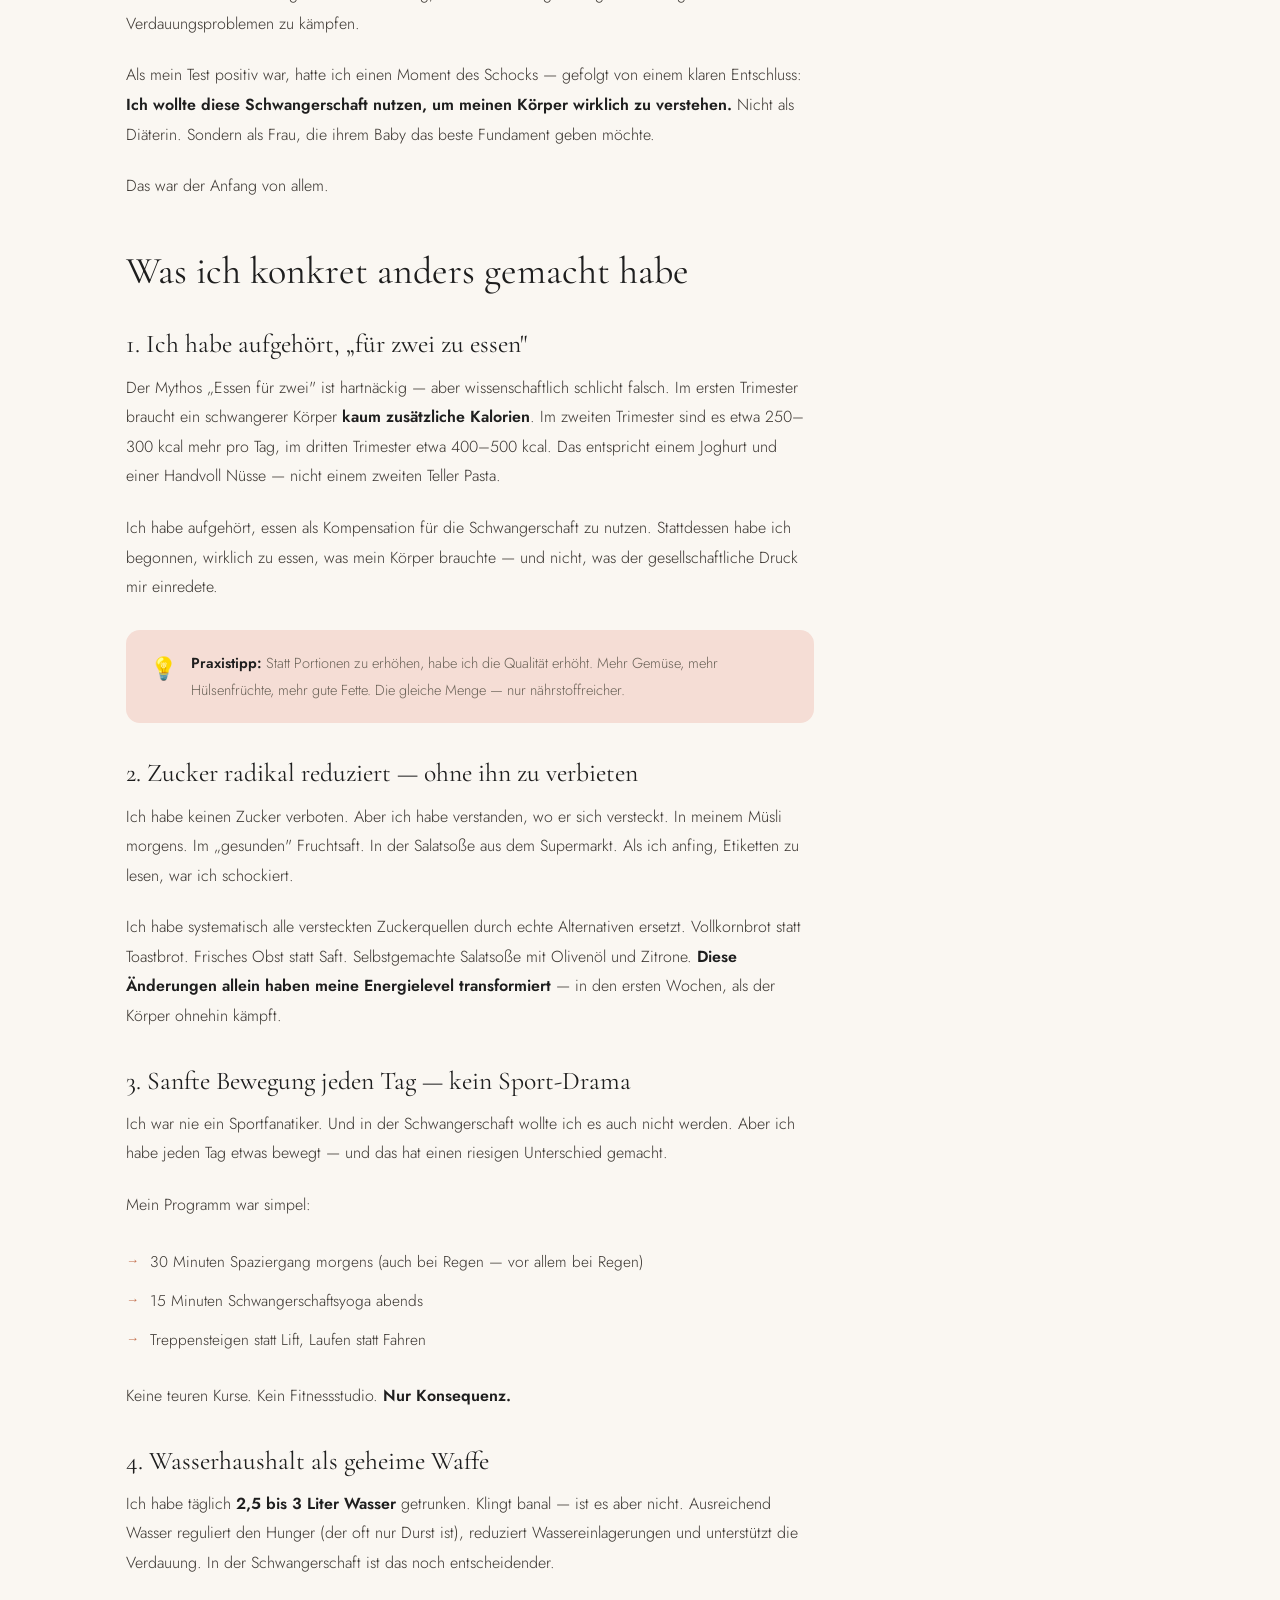
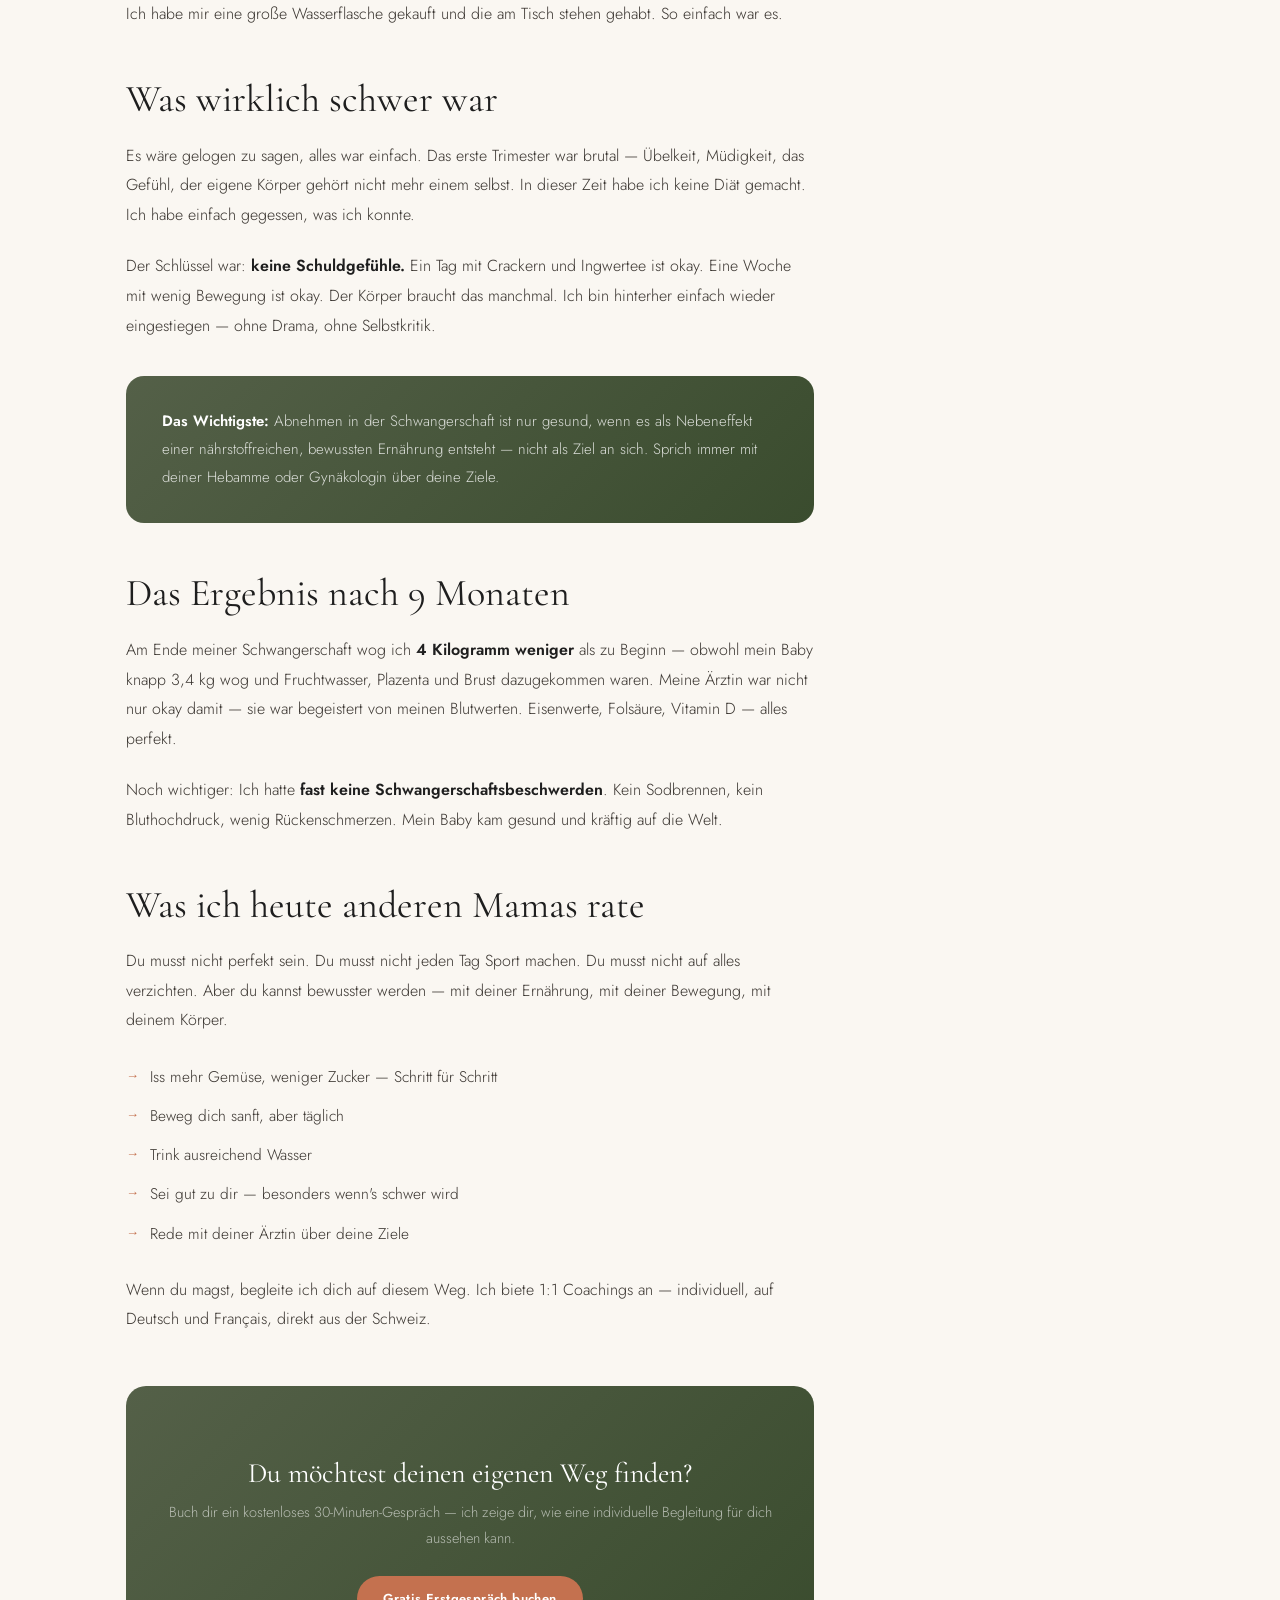
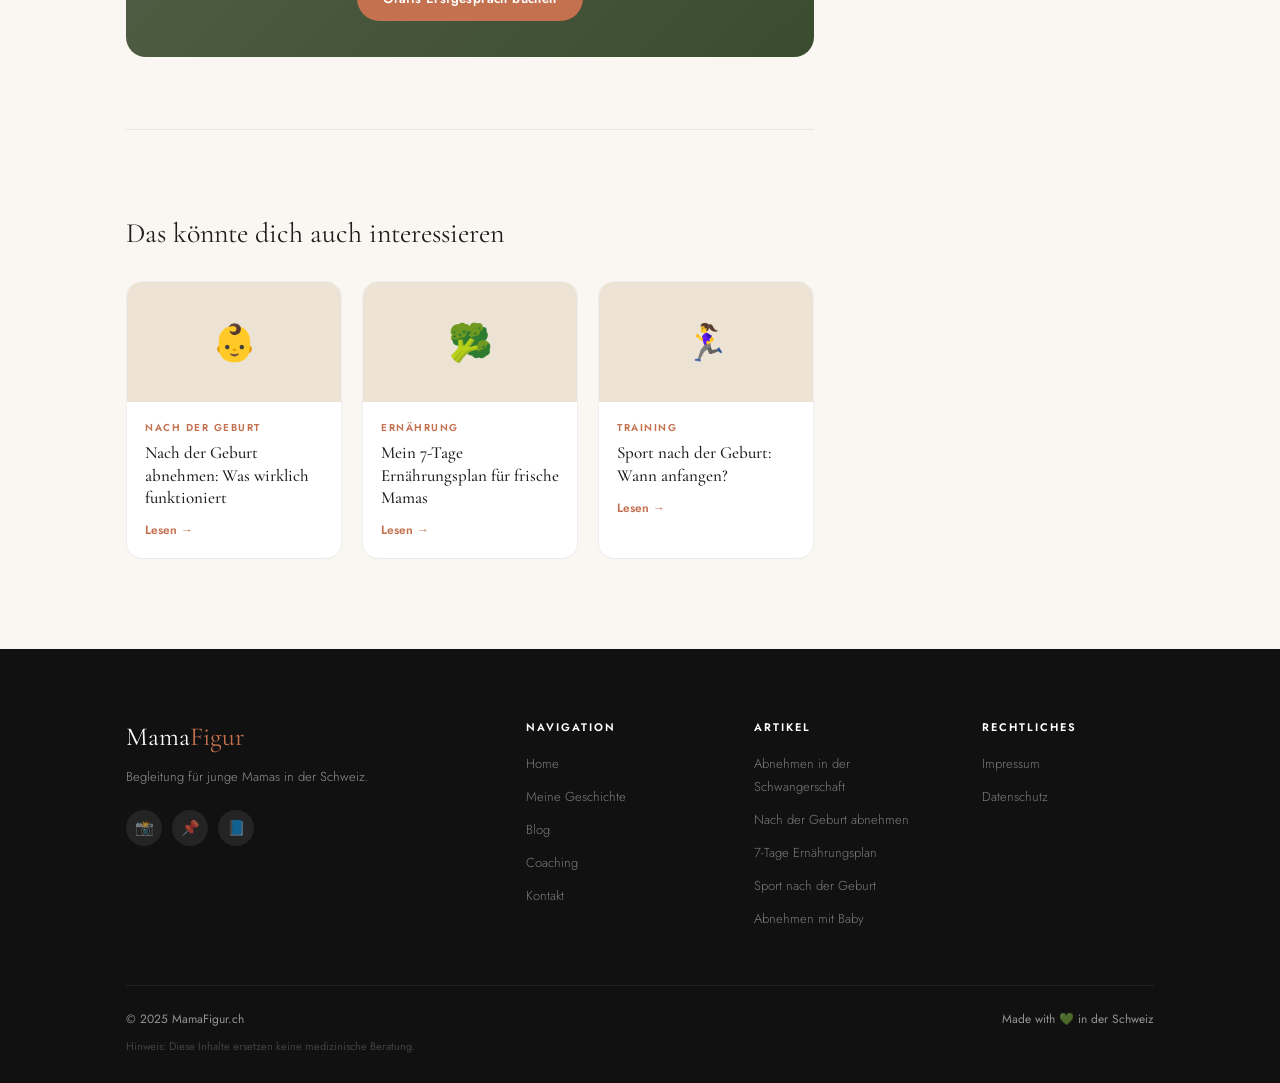
<file: articles/abnehmen-schwangerschaft.html>
<!DOCTYPE html>
<html lang="de">
<head>
<meta charset="UTF-8"/><meta name="viewport" content="width=device-width,initial-scale=1.0"/>
<title>Wie ich während der Schwangerschaft abgenommen habe — MamaFigur.ch</title>
<meta name="description" content="Meine persönliche Geschichte: Wie ich vor und während der Schwangerschaft gesund abgenommen habe. Tipps, Ernährung und was wirklich funktioniert."/>
<meta name="keywords" content="abnehmen schwangerschaft, gewicht verlieren schwanger, gesund abnehmen schwangerschaft"/>
<link rel="stylesheet" href="../css/style.css"/>
<link rel="preconnect" href="https://fonts.googleapis.com"/>
<style>
.article-layout{display:grid;grid-template-columns:1fr 280px;gap:60px;align-items:start}
.sidebar-card{background:#fff;border-radius:20px;padding:28px;border:1px solid var(--border);margin-bottom:20px}
.sidebar-card h4{font-family:var(--fd);font-size:20px;font-weight:500;margin-bottom:14px}
.sidebar-card p{font-size:13.5px;color:var(--mid);line-height:1.65;font-weight:300;margin-bottom:16px}
.sidebar-toc{display:flex;flex-direction:column;gap:8px}
.sidebar-toc a{font-size:13px;color:var(--mid);font-weight:400;padding:6px 10px;border-radius:8px;transition:var(--tr);border-left:2px solid transparent}
.sidebar-toc a:hover{background:var(--terra-p);color:var(--terra);border-left-color:var(--terra)}
@media(max-width:820px){.article-layout{grid-template-columns:1fr}.article-sidebar{display:none}}
</style>
</head>
<body>
<nav class="nav"><div class="nav-inner">
  <a href="../index.html" class="logo">Mama<span>Figur</span></a>
  <ul class="nav-links">
    <li><a href="../index.html">Home</a></li><li><a href="../meine-geschichte.html">Meine Geschichte</a></li>
    <li><a href="../blog.html" class="active">Blog</a></li><li><a href="../coaching.html">Coaching</a></li><li><a href="../kontakt.html">Kontakt</a></li>
  </ul>
  <a href="../kontakt.html" class="btn btn--primary">Gratis Erstgespräch</a>
  <button class="nav-hamburger"><span></span><span></span><span></span></button>
</div></nav>
<div class="mobile-menu"><button class="mobile-menu-close">✕</button>
  <a href="../index.html">Home</a><a href="../meine-geschichte.html">Meine Geschichte</a>
  <a href="../blog.html">Blog</a><a href="../coaching.html">Coaching</a><a href="../kontakt.html">Kontakt</a>
</div>

<div class="article-hero">
  <div class="container">
    <span class="article-tag">Schwangerschaft</span>
    <h1>Wie ich während der Schwangerschaft<br>abgenommen habe — meine<br><em>ehrliche Geschichte</em></h1>
    <div class="article-meta-bar">
      <span>von Lisa</span><span class="dot"></span>
      <span>15. März 2025</span><span class="dot"></span>
      <span>8 Min. Lesezeit</span><span class="dot"></span>
      <span>Schwangerschaft · Ernährung</span>
    </div>
  </div>
</div>

<section class="article-body">
  <div class="container">
    <div class="article-layout">
      <div class="article-content">

        <div class="article-image">🤰</div>

        <p>„Das ist gefährlich." „Das darfst du nicht." „Du isst für zwei!" — Das waren die Sätze, die ich hörte, als ich meinen Freundinnen erzählte, dass ich während meiner Schwangerschaft Gewicht verloren hatte. Nicht ein bisschen. Sondern <strong>insgesamt 4 Kilogramm</strong> — während mein Bauch gleichzeitig wuchs.</p>

        <p>Ich bin Lisa. Ich bin Deutsche, lebe in der Schweiz und habe eine Ausbildung als Ernährungs- und Sportberaterin. Und ich bin der lebende Beweis, dass es möglich ist, während einer Schwangerschaft gesund Gewicht zu verlieren — wenn man es richtig angeht.</p>

        <p>In diesem Artikel erzähle ich dir meine persönliche Geschichte. Kein Hochglanzmagazin, keine Diätbibel — sondern echte Erfahrungen, echte Fehler und echte Ergebnisse.</p>

        <blockquote><p>Abnehmen in der Schwangerschaft ist nicht das Ziel — Gesundheit ist das Ziel. Das Gewicht folgt von selbst.</p></blockquote>

        <h2 id="ausgangslage">Meine Ausgangslage: Woher ich kam</h2>

        <p>Vor meiner Schwangerschaft habe ich mich nicht besonders gesund ernährt. Viel Stress im Job, zu wenig Schlaf, zu viel Zucker. Ich war nicht übergewichtig — aber ich fühlte mich in meinem Körper nicht wirklich wohl. Energie fehlte mir ständig, und ich hatte regelmäßig mit Blähungen und Verdauungsproblemen zu kämpfen.</p>

        <p>Als mein Test positiv war, hatte ich einen Moment des Schocks — gefolgt von einem klaren Entschluss: <strong>Ich wollte diese Schwangerschaft nutzen, um meinen Körper wirklich zu verstehen.</strong> Nicht als Diäterin. Sondern als Frau, die ihrem Baby das beste Fundament geben möchte.</p>

        <p>Das war der Anfang von allem.</p>

        <h2 id="was-ich-anders-machte">Was ich konkret anders gemacht habe</h2>

        <h3>1. Ich habe aufgehört, „für zwei zu essen"</h3>

        <p>Der Mythos „Essen für zwei" ist hartnäckig — aber wissenschaftlich schlicht falsch. Im ersten Trimester braucht ein schwangerer Körper <strong>kaum zusätzliche Kalorien</strong>. Im zweiten Trimester sind es etwa 250–300 kcal mehr pro Tag, im dritten Trimester etwa 400–500 kcal. Das entspricht einem Joghurt und einer Handvoll Nüsse — nicht einem zweiten Teller Pasta.</p>

        <p>Ich habe aufgehört, essen als Kompensation für die Schwangerschaft zu nutzen. Stattdessen habe ich begonnen, wirklich zu essen, was mein Körper brauchte — und nicht, was der gesellschaftliche Druck mir einredete.</p>

        <div class="tip"><span class="tip-icon">💡</span><p><strong>Praxistipp:</strong> Statt Portionen zu erhöhen, habe ich die Qualität erhöht. Mehr Gemüse, mehr Hülsenfrüchte, mehr gute Fette. Die gleiche Menge — nur nährstoffreicher.</p></div>

        <h3>2. Zucker radikal reduziert — ohne ihn zu verbieten</h3>

        <p>Ich habe keinen Zucker verboten. Aber ich habe verstanden, wo er sich versteckt. In meinem Müsli morgens. Im „gesunden" Fruchtsaft. In der Salatsoße aus dem Supermarkt. Als ich anfing, Etiketten zu lesen, war ich schockiert.</p>

        <p>Ich habe systematisch alle versteckten Zuckerquellen durch echte Alternativen ersetzt. Vollkornbrot statt Toastbrot. Frisches Obst statt Saft. Selbstgemachte Salatsoße mit Olivenöl und Zitrone. <strong>Diese Änderungen allein haben meine Energielevel transformiert</strong> — in den ersten Wochen, als der Körper ohnehin kämpft.</p>

        <h3>3. Sanfte Bewegung jeden Tag — kein Sport-Drama</h3>

        <p>Ich war nie ein Sportfanatiker. Und in der Schwangerschaft wollte ich es auch nicht werden. Aber ich habe jeden Tag etwas bewegt — und das hat einen riesigen Unterschied gemacht.</p>

        <p>Mein Programm war simpel:</p>
        <ul>
          <li>30 Minuten Spaziergang morgens (auch bei Regen — vor allem bei Regen)</li>
          <li>15 Minuten Schwangerschaftsyoga abends</li>
          <li>Treppensteigen statt Lift, Laufen statt Fahren</li>
        </ul>

        <p>Keine teuren Kurse. Kein Fitnessstudio. <strong>Nur Konsequenz.</strong></p>

        <h3>4. Wasserhaushalt als geheime Waffe</h3>

        <p>Ich habe täglich <strong>2,5 bis 3 Liter Wasser</strong> getrunken. Klingt banal — ist es aber nicht. Ausreichend Wasser reguliert den Hunger (der oft nur Durst ist), reduziert Wassereinlagerungen und unterstützt die Verdauung. In der Schwangerschaft ist das noch entscheidender.</p>

        <p>Ich habe mir eine große Wasserflasche gekauft und die am Tisch stehen gehabt. So einfach war es.</p>

        <h2 id="was-war-schwer">Was wirklich schwer war</h2>

        <p>Es wäre gelogen zu sagen, alles war einfach. Das erste Trimester war brutal — Übelkeit, Müdigkeit, das Gefühl, der eigene Körper gehört nicht mehr einem selbst. In dieser Zeit habe ich keine Diät gemacht. Ich habe einfach gegessen, was ich konnte.</p>

        <p>Der Schlüssel war: <strong>keine Schuldgefühle.</strong> Ein Tag mit Crackern und Ingwertee ist okay. Eine Woche mit wenig Bewegung ist okay. Der Körper braucht das manchmal. Ich bin hinterher einfach wieder eingestiegen — ohne Drama, ohne Selbstkritik.</p>

        <div class="highlight-box"><p><strong>Das Wichtigste:</strong> Abnehmen in der Schwangerschaft ist nur gesund, wenn es als Nebeneffekt einer nährstoffreichen, bewussten Ernährung entsteht — nicht als Ziel an sich. Sprich immer mit deiner Hebamme oder Gynäkologin über deine Ziele.</p></div>

        <h2 id="ergebnis">Das Ergebnis nach 9 Monaten</h2>

        <p>Am Ende meiner Schwangerschaft wog ich <strong>4 Kilogramm weniger</strong> als zu Beginn — obwohl mein Baby knapp 3,4 kg wog und Fruchtwasser, Plazenta und Brust dazugekommen waren. Meine Ärztin war nicht nur okay damit — sie war begeistert von meinen Blutwerten. Eisenwerte, Folsäure, Vitamin D — alles perfekt.</p>

        <p>Noch wichtiger: Ich hatte <strong>fast keine Schwangerschaftsbeschwerden</strong>. Kein Sodbrennen, kein Bluthochdruck, wenig Rückenschmerzen. Mein Baby kam gesund und kräftig auf die Welt.</p>

        <h2 id="was-ich-heute-rate">Was ich heute anderen Mamas rate</h2>

        <p>Du musst nicht perfekt sein. Du musst nicht jeden Tag Sport machen. Du musst nicht auf alles verzichten. Aber du kannst bewusster werden — mit deiner Ernährung, mit deiner Bewegung, mit deinem Körper.</p>
        <ul>
          <li>Iss mehr Gemüse, weniger Zucker — Schritt für Schritt</li>
          <li>Beweg dich sanft, aber täglich</li>
          <li>Trink ausreichend Wasser</li>
          <li>Sei gut zu dir — besonders wenn's schwer wird</li>
          <li>Rede mit deiner Ärztin über deine Ziele</li>
        </ul>

        <p>Wenn du magst, begleite ich dich auf diesem Weg. Ich biete 1:1 Coachings an — individuell, auf Deutsch und Français, direkt aus der Schweiz.</p>

        <div class="article-cta">
          <h3>Du möchtest deinen eigenen Weg finden?</h3>
          <p>Buch dir ein kostenloses 30-Minuten-Gespräch — ich zeige dir, wie eine individuelle Begleitung für dich aussehen kann.</p>
          <a href="../kontakt.html" class="btn btn--primary">Gratis Erstgespräch buchen</a>
        </div>

        <!-- RELATED -->
        <div class="related-articles">
          <h3 style="font-family:var(--fd);font-size:28px;font-weight:400;margin-bottom:6px">Das könnte dich auch interessieren</h3>
          <div class="related-grid">
            <a href="nach-geburt-abnehmen.html" class="related-card"><div class="related-card-img">👶</div><div class="related-card-body"><div class="related-card-cat">Nach der Geburt</div><h4>Nach der Geburt abnehmen: Was wirklich funktioniert</h4><span class="read">Lesen</span></div></a>
            <a href="ernaehrungsplan.html" class="related-card"><div class="related-card-img">🥦</div><div class="related-card-body"><div class="related-card-cat">Ernährung</div><h4>Mein 7-Tage Ernährungsplan für frische Mamas</h4><span class="read">Lesen</span></div></a>
            <a href="sport-nach-geburt.html" class="related-card"><div class="related-card-img">🏃‍♀️</div><div class="related-card-body"><div class="related-card-cat">Training</div><h4>Sport nach der Geburt: Wann anfangen?</h4><span class="read">Lesen</span></div></a>
          </div>
        </div>

      </div>

      <!-- SIDEBAR -->
      <aside class="article-sidebar">
        <div class="sidebar-card">
          <h4>Inhaltsverzeichnis</h4>
          <nav class="sidebar-toc">
            <a href="#ausgangslage">Meine Ausgangslage</a>
            <a href="#was-ich-anders-machte">Was ich anders machte</a>
            <a href="#was-war-schwer">Was wirklich schwer war</a>
            <a href="#ergebnis">Das Ergebnis</a>
            <a href="#was-ich-heute-rate">Was ich heute rate</a>
          </nav>
        </div>
        <div class="sidebar-card" style="background:var(--terra-p);border-color:var(--terra-l)">
          <h4>Gratis Plan</h4>
          <p>Hol dir meinen 7-Tage-Ernährungsplan — kostenlos per E-Mail.</p>
          <form action="https://formspree.io/f/YOURFORMID" method="POST" style="display:flex;flex-direction:column;gap:8px">
            <input type="email" name="email" placeholder="Deine E-Mail" required style="padding:10px 14px;border-radius:8px;border:1.5px solid var(--sand-d);font-family:var(--fb);font-size:13px;outline:none"/>
            <input type="hidden" name="_subject" value="Gratis Plan Anfrage"/>
            <button type="submit" class="btn btn--primary" style="justify-content:center;padding:11px">Jetzt holen →</button>
          </form>
        </div>
        <div class="sidebar-card">
          <h4>Über Lisa</h4>
          <p>Ausgebildete Ernährungs- und Sportberaterin. Deutsche in der Schweiz. Mama.</p>
          <a href="../meine-geschichte.html" class="btn btn--outline" style="width:100%;justify-content:center;padding:10px">Meine Geschichte</a>
        </div>
      </aside>
    </div>
  </div>
</section>

<footer><div class="container">
  <div class="footer-grid">
    <div class="footer-brand"><a href="../index.html" class="footer-logo">Mama<span>Figur</span></a><p>Begleitung für junge Mamas in der Schweiz.</p><div class="footer-social"><a href="#">📸</a><a href="#">📌</a><a href="#">📘</a></div></div>
    <div class="footer-col"><h4>Navigation</h4><ul><li><a href="../index.html">Home</a></li><li><a href="../meine-geschichte.html">Meine Geschichte</a></li><li><a href="../blog.html">Blog</a></li><li><a href="../coaching.html">Coaching</a></li><li><a href="../kontakt.html">Kontakt</a></li></ul></div>
    <div class="footer-col"><h4>Artikel</h4><ul><li><a href="abnehmen-schwangerschaft.html">Abnehmen in der Schwangerschaft</a></li><li><a href="nach-geburt-abnehmen.html">Nach der Geburt abnehmen</a></li><li><a href="ernaehrungsplan.html">7-Tage Ernährungsplan</a></li><li><a href="sport-nach-geburt.html">Sport nach der Geburt</a></li><li><a href="abnehmen-mit-baby.html">Abnehmen mit Baby</a></li></ul></div>
    <div class="footer-col"><h4>Rechtliches</h4><ul><li><a href="../kontakt.html#impressum">Impressum</a></li><li><a href="../kontakt.html#datenschutz">Datenschutz</a></li></ul></div>
  </div>
  <div class="footer-bottom"><span>© 2025 MamaFigur.ch</span><span>Made with 💚 in der Schweiz</span></div>
  <p class="footer-disc">Hinweis: Diese Inhalte ersetzen keine medizinische Beratung.</p>
</div></footer>
<script src="../js/main.js"></script>
</body></html>
</file>
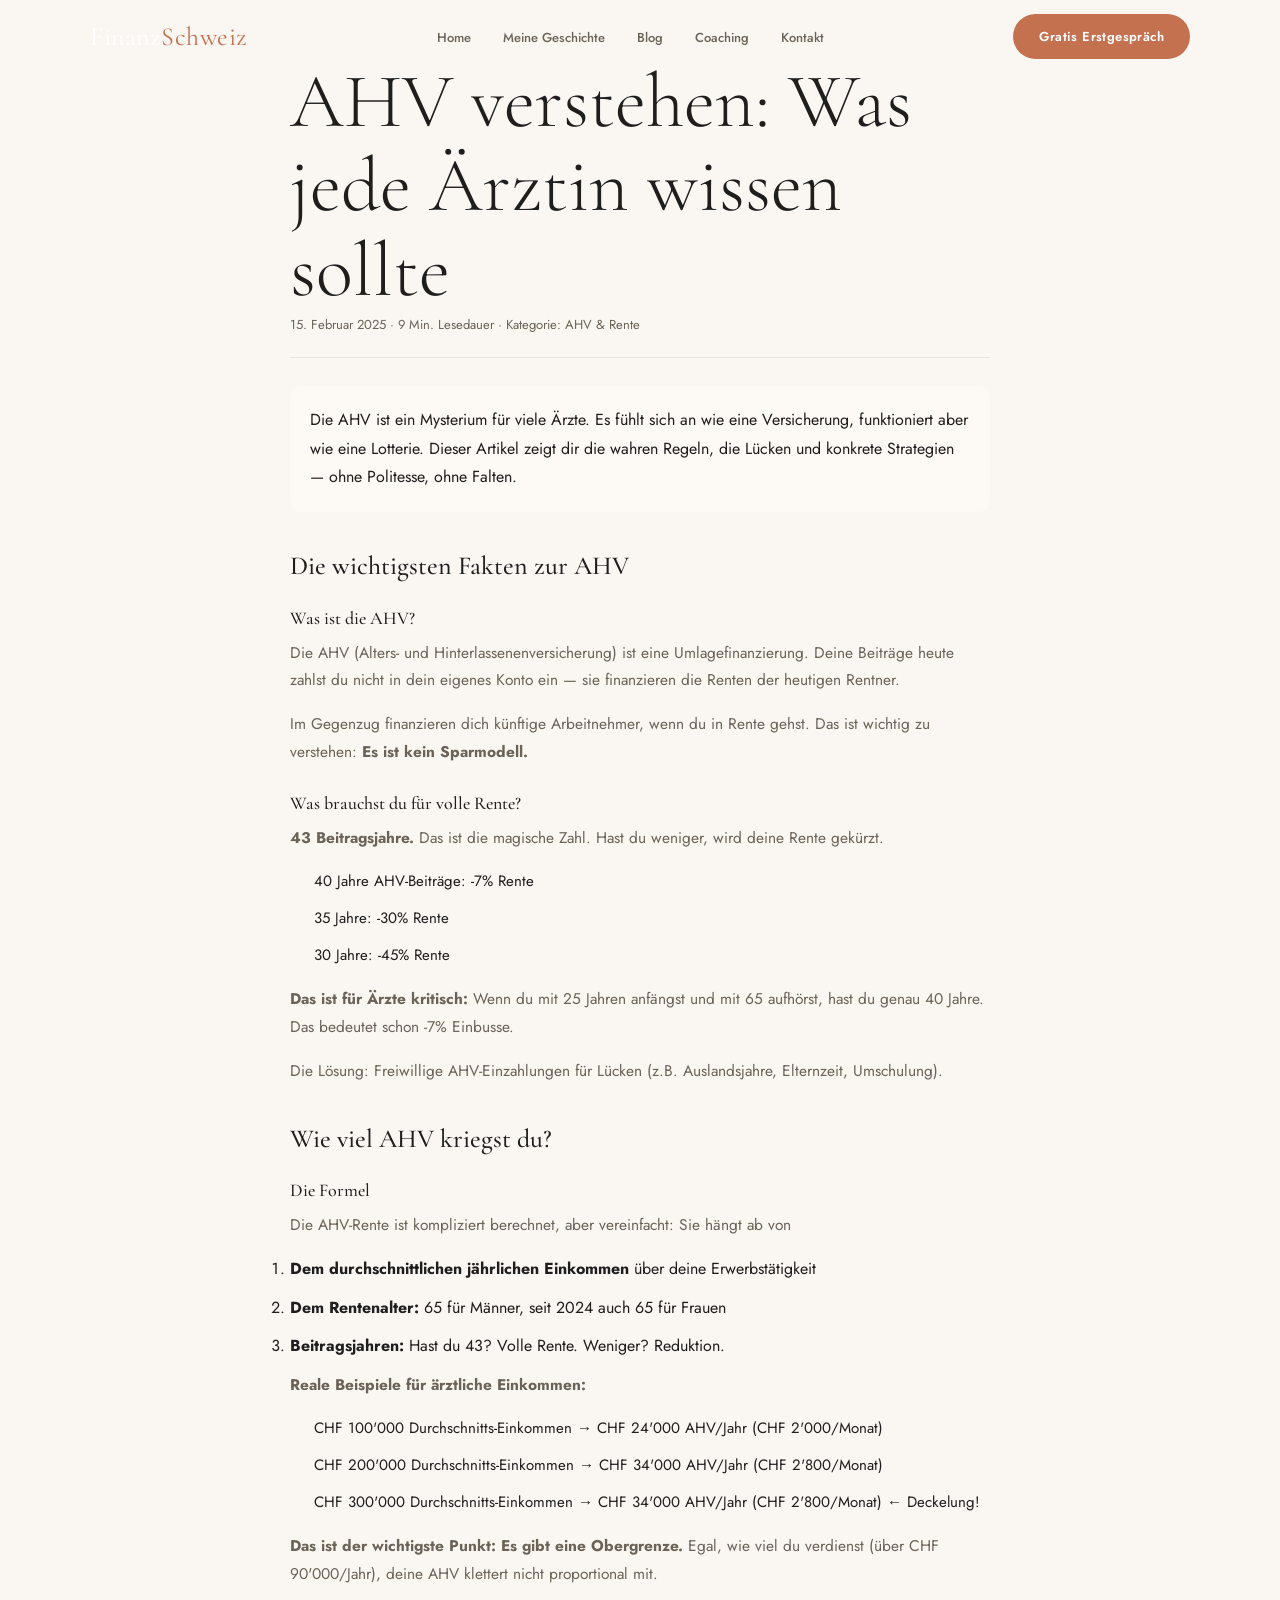
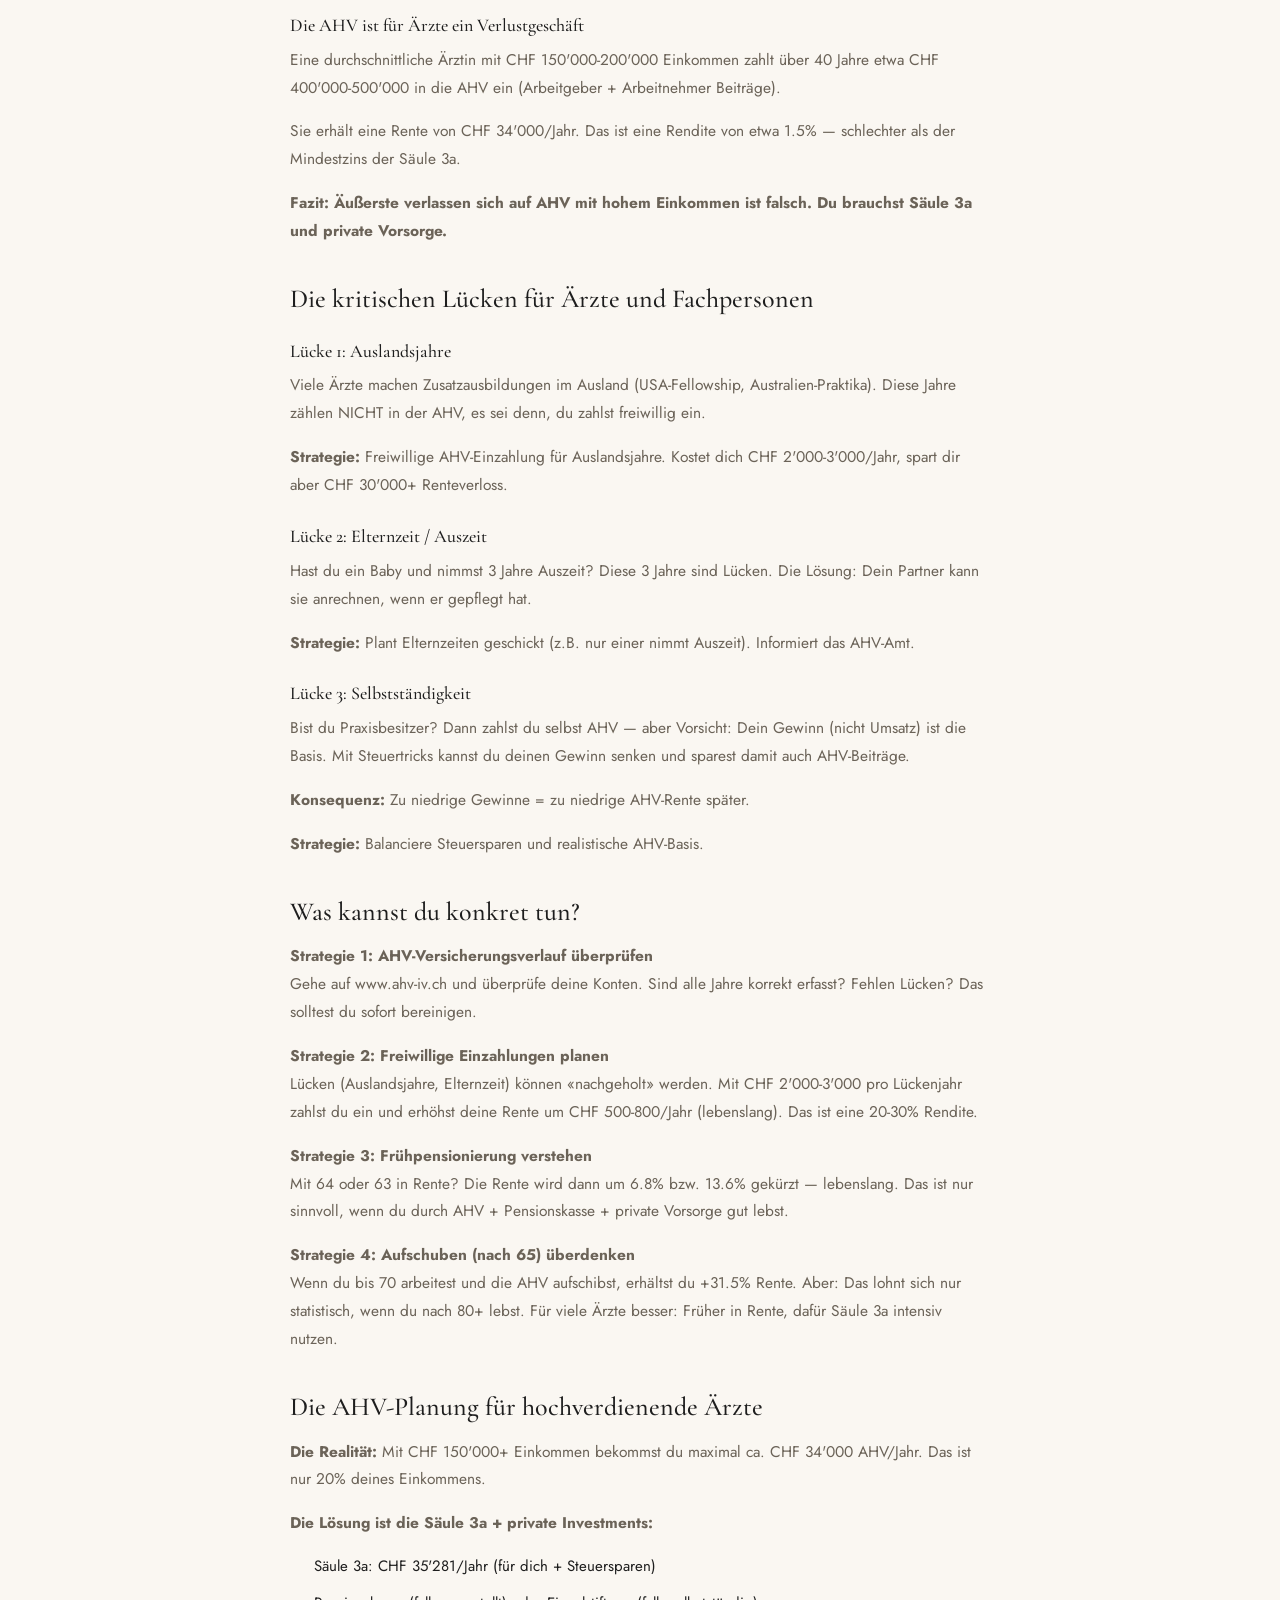
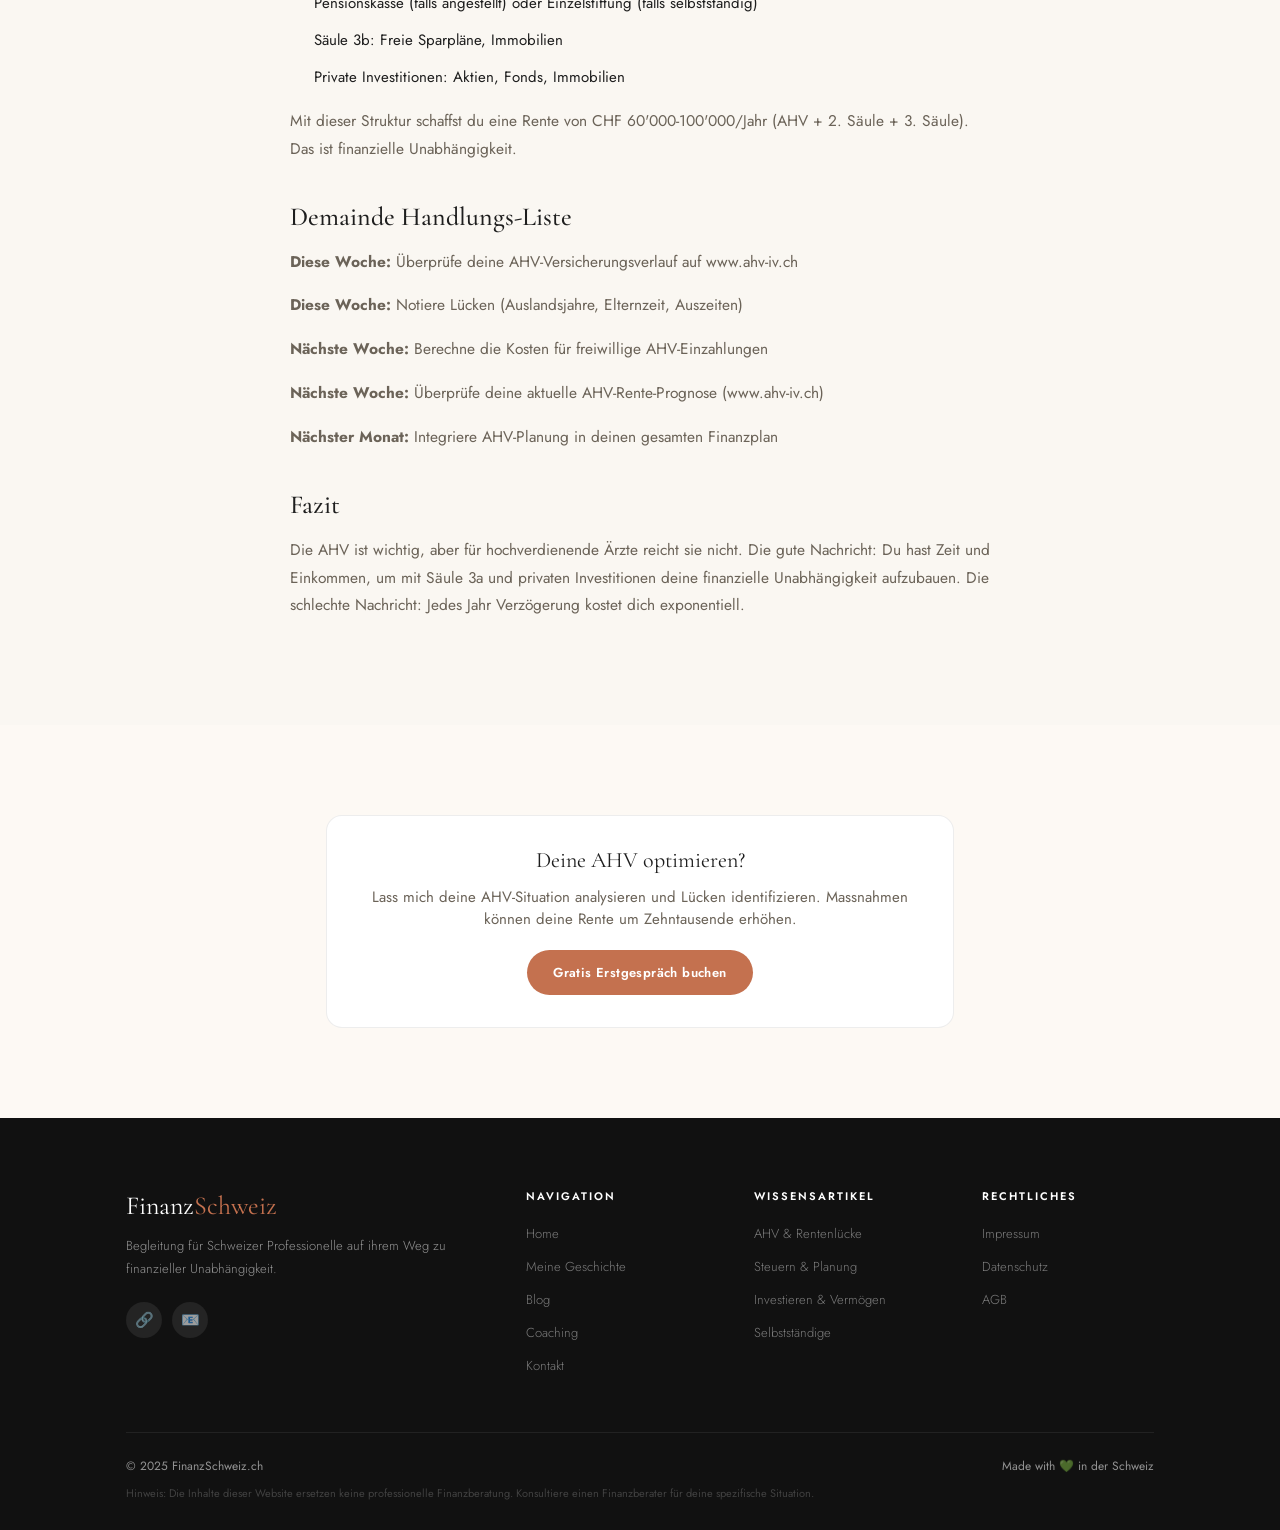
<file: articles/ahv-verstehen.html>
<!DOCTYPE html>
<html lang="de">
<head>
<meta charset="UTF-8"/><meta name="viewport" content="width=device-width,initial-scale=1.0"/>
<title>AHV verstehen: Was jede Ärztin wissen sollte — FinanzSchweiz.ch</title>
<meta name="description" content="Die AHV ist nicht wie dein Gehalt. Dieser Artikel erklärt dir die wahren Regeln, Lücken und Strategien für Ärzte und Fachpersonen."/>
<link rel="stylesheet" href="../css/style.css"/>
<style>
.article-box{max-width:700px;margin:0 auto;line-height:1.8;color:var(--txt)}
.article-box h2{font-family:var(--fd);font-size:26px;font-weight:500;margin-top:40px;margin-bottom:16px;color:var(--coal)}
.article-box h3{font-family:var(--fd);font-size:18px;font-weight:500;margin-top:28px;margin-bottom:10px;color:var(--coal)}
.article-box p{font-size:15.5px;margin-bottom:16px;color:var(--mid)}
.article-box ul{margin-left:24px;margin-bottom:16px;font-size:15px}
.article-box li{margin-bottom:10px}
.article-meta{font-size:13px;color:var(--mid);margin-bottom:28px;border-bottom:1px solid var(--border);padding-bottom:20px}
.article-intro{font-size:16px;color:var(--txt);font-weight:400;margin-bottom:32px;padding:20px;background:var(--warm);border-radius:12px}
</style>
</head>
<body>
<nav class="nav"><div class="nav-inner">
  <a href="../index.html" class="logo">Finanz<span>Schweiz</span></a>
  <ul class="nav-links">
    <li><a href="../index.html">Home</a></li><li><a href="../meine-geschichte.html">Meine Geschichte</a></li>
    <li><a href="../blog.html">Blog</a></li><li><a href="../coaching.html">Coaching</a></li>
    <li><a href="../kontakt.html">Kontakt</a></li>
  </ul>
  <a href="../kontakt.html" class="btn btn--primary">Gratis Erstgespräch</a>
  <button class="nav-hamburger"><span></span><span></span><span></span></button>
</div></nav>

<section class="section" style="padding-top:60px">
<div class="container"><div class="article-box">
<h1>AHV verstehen: Was jede Ärztin wissen sollte</h1>
<div class="article-meta">15. Februar 2025 · 9 Min. Lesedauer · Kategorie: AHV & Rente</div>

<div class="article-intro">
Die AHV ist ein Mysterium für viele Ärzte. Es fühlt sich an wie eine Versicherung, funktioniert aber wie eine Lotterie. Dieser Artikel zeigt dir die wahren Regeln, die Lücken und konkrete Strategien — ohne Politesse, ohne Falten.
</div>

<h2>Die wichtigsten Fakten zur AHV</h2>

<h3>Was ist die AHV?</h3>
<p>Die AHV (Alters- und Hinterlassenenversicherung) ist eine Umlagefinanzierung. Deine Beiträge heute zahlst du nicht in dein eigenes Konto ein — sie finanzieren die Renten der heutigen Rentner.</p>

<p>Im Gegenzug finanzieren dich künftige Arbeitnehmer, wenn du in Rente gehst. Das ist wichtig zu verstehen: <strong>Es ist kein Sparmodell.</strong></p>

<h3>Was brauchst du für volle Rente?</h3>
<p><strong>43 Beitragsjahre.</strong> Das ist die magische Zahl. Hast du weniger, wird deine Rente gekürzt.</p>

<ul>
<li>40 Jahre AHV-Beiträge: -7% Rente</li>
<li>35 Jahre: -30% Rente</li>
<li>30 Jahre: -45% Rente</li>
</ul>

<p><strong>Das ist für Ärzte kritisch:</strong> Wenn du mit 25 Jahren anfängst und mit 65 aufhörst, hast du genau 40 Jahre. Das bedeutet schon -7% Einbusse.</p>

<p>Die Lösung: Freiwillige AHV-Einzahlungen für Lücken (z.B. Auslandsjahre, Elternzeit, Umschulung).</p>

<h2>Wie viel AHV kriegst du?</h2>

<h3>Die Formel</h3>
<p>Die AHV-Rente ist kompliziert berechnet, aber vereinfacht: Sie hängt ab von</p>

<ol>
<li><strong>Dem durchschnittlichen jährlichen Einkommen</strong> über deine Erwerbstätigkeit</li>
<li><strong>Dem Rentenalter:</strong> 65 für Männer, seit 2024 auch 65 für Frauen</li>
<li><strong>Beitragsjahren:</strong> Hast du 43? Volle Rente. Weniger? Reduktion.</li>
</ol>

<p><strong>Reale Beispiele für ärztliche Einkommen:</strong></p>

<ul>
<li>CHF 100'000 Durchschnitts-Einkommen → CHF 24'000 AHV/Jahr (CHF 2'000/Monat)</li>
<li>CHF 200'000 Durchschnitts-Einkommen → CHF 34'000 AHV/Jahr (CHF 2'800/Monat)</li>
<li>CHF 300'000 Durchschnitts-Einkommen → CHF 34'000 AHV/Jahr (CHF 2'800/Monat) ← Deckelung!</li>
</ul>

<p><strong>Das ist der wichtigste Punkt: Es gibt eine Obergrenze.</strong> Egal, wie viel du verdienst (über CHF 90'000/Jahr), deine AHV klettert nicht proportional mit.</p>

<h3>Die AHV ist für Ärzte ein Verlustgeschäft</h3>
<p>Eine durchschnittliche Ärztin mit CHF 150'000-200'000 Einkommen zahlt über 40 Jahre etwa CHF 400'000-500'000 in die AHV ein (Arbeitgeber + Arbeitnehmer Beiträge).</p>

<p>Sie erhält eine Rente von CHF 34'000/Jahr. Das ist eine Rendite von etwa 1.5% — schlechter als der Mindestzins der Säule 3a.</p>

<p><strong>Fazit: Äußerste verlassen sich auf AHV mit hohem Einkommen ist falsch. Du brauchst Säule 3a und private Vorsorge.</strong></p>

<h2>Die kritischen Lücken für Ärzte und Fachpersonen</h2>

<h3>Lücke 1: Auslandsjahre</h3>
<p>Viele Ärzte machen Zusatzausbildungen im Ausland (USA-Fellowship, Australien-Praktika). Diese Jahre zählen NICHT in der AHV, es sei denn, du zahlst freiwillig ein.</p>

<p><strong>Strategie:</strong> Freiwillige AHV-Einzahlung für Auslandsjahre. Kostet dich CHF 2'000-3'000/Jahr, spart dir aber CHF 30'000+ Renteverloss.</p>

<h3>Lücke 2: Elternzeit / Auszeit</h3>
<p>Hast du ein Baby und nimmst 3 Jahre Auszeit? Diese 3 Jahre sind Lücken. Die Lösung: Dein Partner kann sie anrechnen, wenn er gepflegt hat.</p>

<p><strong>Strategie:</strong> Plant Elternzeiten geschickt (z.B. nur einer nimmt Auszeit). Informiert das AHV-Amt.</p>

<h3>Lücke 3: Selbstständigkeit</h3>
<p>Bist du Praxisbesitzer? Dann zahlst du selbst AHV — aber Vorsicht: Dein Gewinn (nicht Umsatz) ist die Basis. Mit Steuertricks kannst du deinen Gewinn senken und sparest damit auch AHV-Beiträge.</p>

<p><strong>Konsequenz:</strong> Zu niedrige Gewinne = zu niedrige AHV-Rente später.</p>

<p><strong>Strategie:</strong> Balanciere Steuersparen und realistische AHV-Basis.</p>

<h2>Was kannst du konkret tun?</h2>

<p><strong>Strategie 1: AHV-Versicherungsverlauf überprüfen</strong><br>
Gehe auf www.ahv-iv.ch und überprüfe deine Konten. Sind alle Jahre korrekt erfasst? Fehlen Lücken? Das solltest du sofort bereinigen.</p>

<p><strong>Strategie 2: Freiwillige Einzahlungen planen</strong><br>
Lücken (Auslandsjahre, Elternzeit) können «nachgeholt» werden. Mit CHF 2'000-3'000 pro Lückenjahr zahlst du ein und erhöhst deine Rente um CHF 500-800/Jahr (lebenslang). Das ist eine 20-30% Rendite.</p>

<p><strong>Strategie 3: Frühpensionierung verstehen</strong><br>
Mit 64 oder 63 in Rente? Die Rente wird dann um 6.8% bzw. 13.6% gekürzt — lebenslang. Das ist nur sinnvoll, wenn du durch AHV + Pensionskasse + private Vorsorge gut lebst.</p>

<p><strong>Strategie 4: Aufschuben (nach 65) überdenken</strong><br>
Wenn du bis 70 arbeitest und die AHV aufschibst, erhältst du +31.5% Rente. Aber: Das lohnt sich nur statistisch, wenn du nach 80+ lebst. Für viele Ärzte besser: Früher in Rente, dafür Säule 3a intensiv nutzen.</p>

<h2>Die AHV-Planung für hochverdienende Ärzte</h2>

<p><strong>Die Realität:</strong> Mit CHF 150'000+ Einkommen bekommst du maximal ca. CHF 34'000 AHV/Jahr. Das ist nur 20% deines Einkommens.</p>

<p><strong>Die Lösung ist die Säule 3a + private Investments:</strong></p>

<ul>
<li>Säule 3a: CHF 35'281/Jahr (für dich + Steuersparen)</li>
<li>Pensionskasse (falls angestellt) oder Einzelstiftung (falls selbstständig)</li>
<li>Säule 3b: Freie Sparpläne, Immobilien</li>
<li>Private Investitionen: Aktien, Fonds, Immobilien</li>
</ul>

<p>Mit dieser Struktur schaffst du eine Rente von CHF 60'000-100'000/Jahr (AHV + 2. Säule + 3. Säule). Das ist finanzielle Unabhängigkeit.</p>

<h2>Demainde Handlungs-Liste</h2>

<p><strong>Diese Woche:</strong> Überprüfe deine AHV-Versicherungsverlauf auf www.ahv-iv.ch</p>
<p><strong>Diese Woche:</strong> Notiere Lücken (Auslandsjahre, Elternzeit, Auszeiten)</p>
<p><strong>Nächste Woche:</strong> Berechne die Kosten für freiwillige AHV-Einzahlungen</p>
<p><strong>Nächste Woche:</strong> Überprüfe deine aktuelle AHV-Rente-Prognose (www.ahv-iv.ch)</p>
<p><strong>Nächster Monat:</strong> Integriere AHV-Planung in deinen gesamten Finanzplan</p>

<h2>Fazit</h2>
<p>Die AHV ist wichtig, aber für hochverdienende Ärzte reicht sie nicht. Die gute Nachricht: Du hast Zeit und Einkommen, um mit Säule 3a und privaten Investitionen deine finanzielle Unabhängigkeit aufzubauen. Die schlechte Nachricht: Jedes Jahr Verzögerung kostet dich exponentiell.</p>

</div></div>
</section>

<section class="section section--alt">
<div class="container" style="max-width:700px">
<div style="background:#fff;border-radius:16px;padding:32px;border:1px solid var(--border);text-align:center">
<h3 style="font-family:var(--fd);font-size:22px;margin-bottom:14px">Deine AHV optimieren?</h3>
<p style="color:var(--mid);font-size:15px;margin-bottom:20px">Lass mich deine AHV-Situation analysieren und Lücken identifizieren. Massnahmen können deine Rente um Zehntausende erhöhen.</p>
<a href="../kontakt.html" class="btn btn--primary">Gratis Erstgespräch buchen</a>
</div>
</div>
</section>

<footer><div class="container">
  <div class="footer-grid">
    <div class="footer-brand"><a href="../index.html" class="footer-logo">Finanz<span style="color:var(--terra)">Schweiz</span></a><p>Begleitung für Schweizer Professionelle auf ihrem Weg zu finanzieller Unabhängigkeit.</p><div class="footer-social"><a href="#">🔗</a><a href="#">📧</a></div></div>
    <div class="footer-col"><h4>Navigation</h4><ul><li><a href="../index.html">Home</a></li><li><a href="../meine-geschichte.html">Meine Geschichte</a></li><li><a href="../blog.html">Blog</a></li><li><a href="../coaching.html">Coaching</a></li><li><a href="../kontakt.html">Kontakt</a></li></ul></div>
    <div class="footer-col"><h4>Wissensartikel</h4><ul><li><a href="../blog.html">AHV &amp; Rentenlücke</a></li><li><a href="../blog.html">Steuern &amp; Planung</a></li><li><a href="../blog.html">Investieren &amp; Vermögen</a></li><li><a href="../blog.html">Selbstständige</a></li></ul></div>
    <div class="footer-col"><h4>Rechtliches</h4><ul><li><a href="../kontakt.html#impressum">Impressum</a></li><li><a href="../kontakt.html#datenschutz">Datenschutz</a></li><li><a href="../kontakt.html">AGB</a></li></ul></div>
  </div>
  <div class="footer-bottom"><span>© 2025 FinanzSchweiz.ch</span><span>Made with 💚 in der Schweiz</span></div>
  <p class="footer-disc">Hinweis: Die Inhalte dieser Website ersetzen keine professionelle Finanzberatung. Konsultiere einen Finanzberater für deine spezifische Situation.</p>
</div></footer>

<script src="../js/main.js"></script>
</body>
</html>
</file>
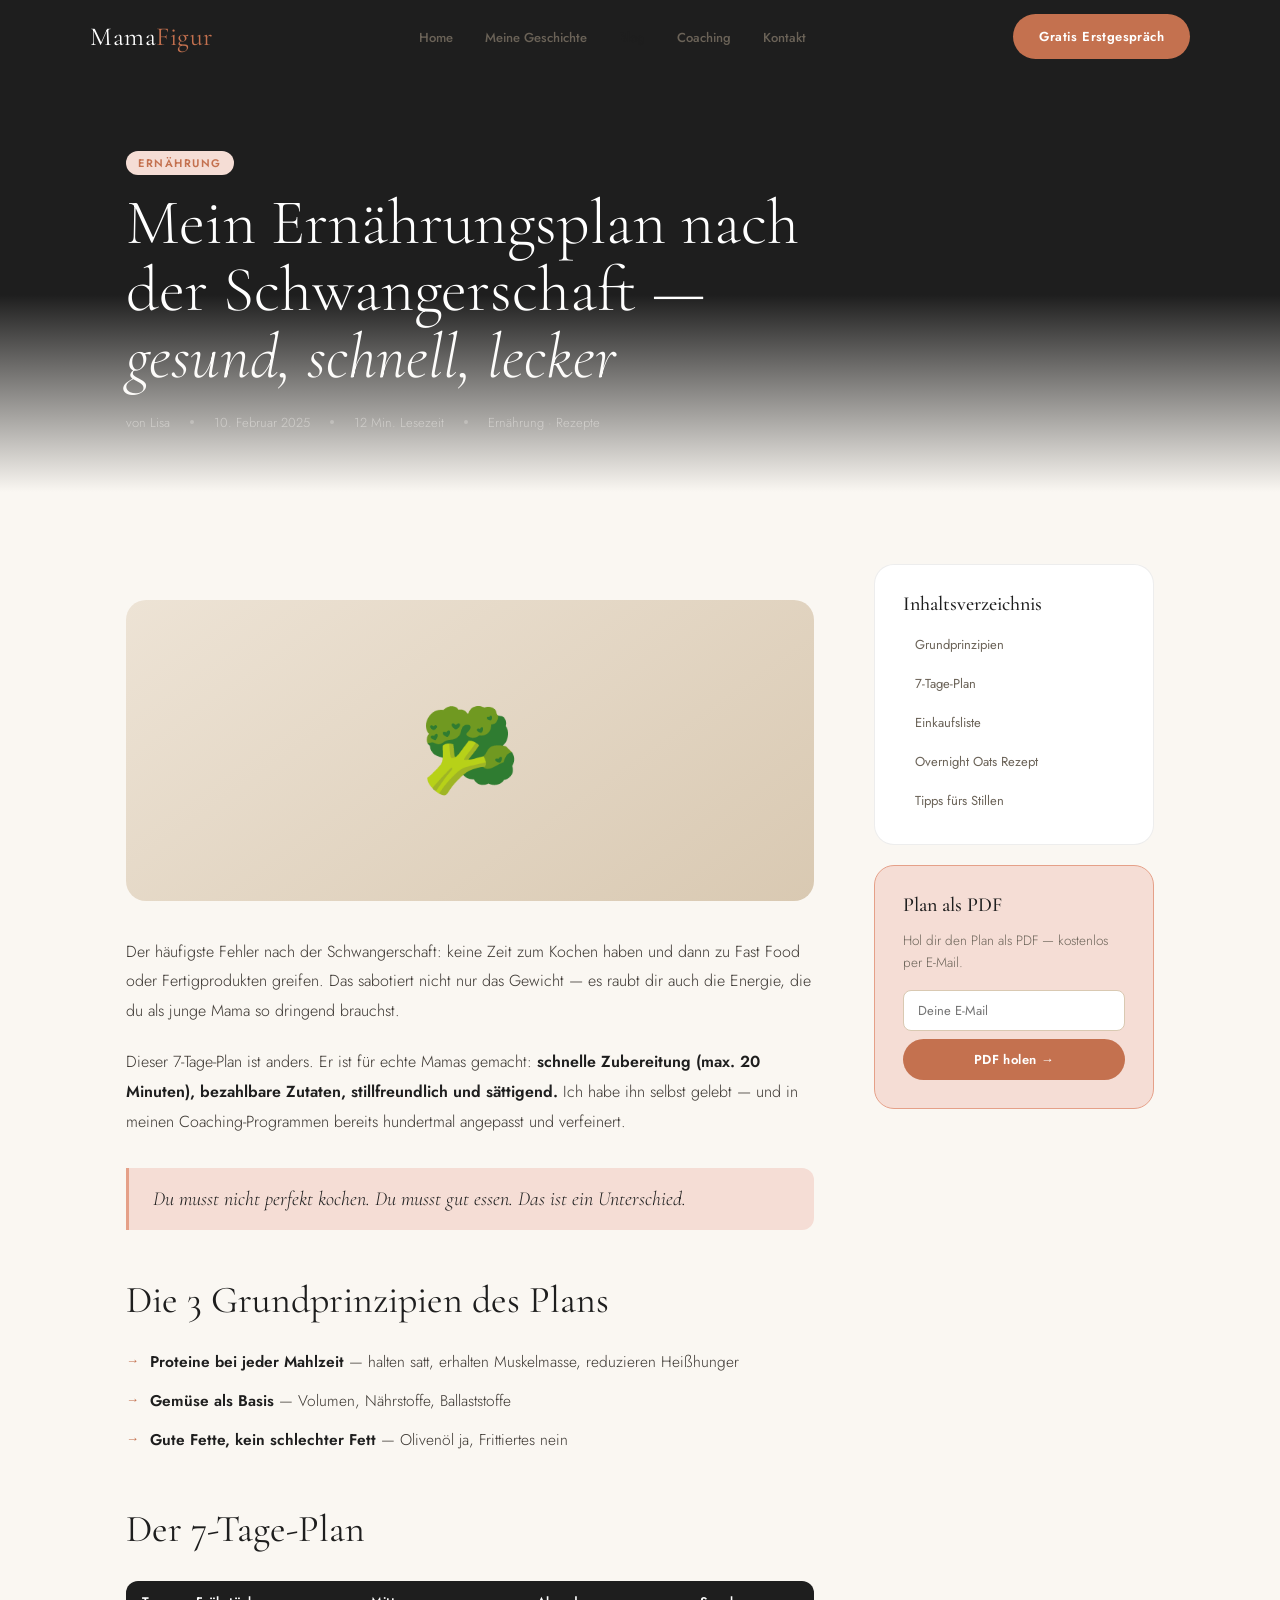
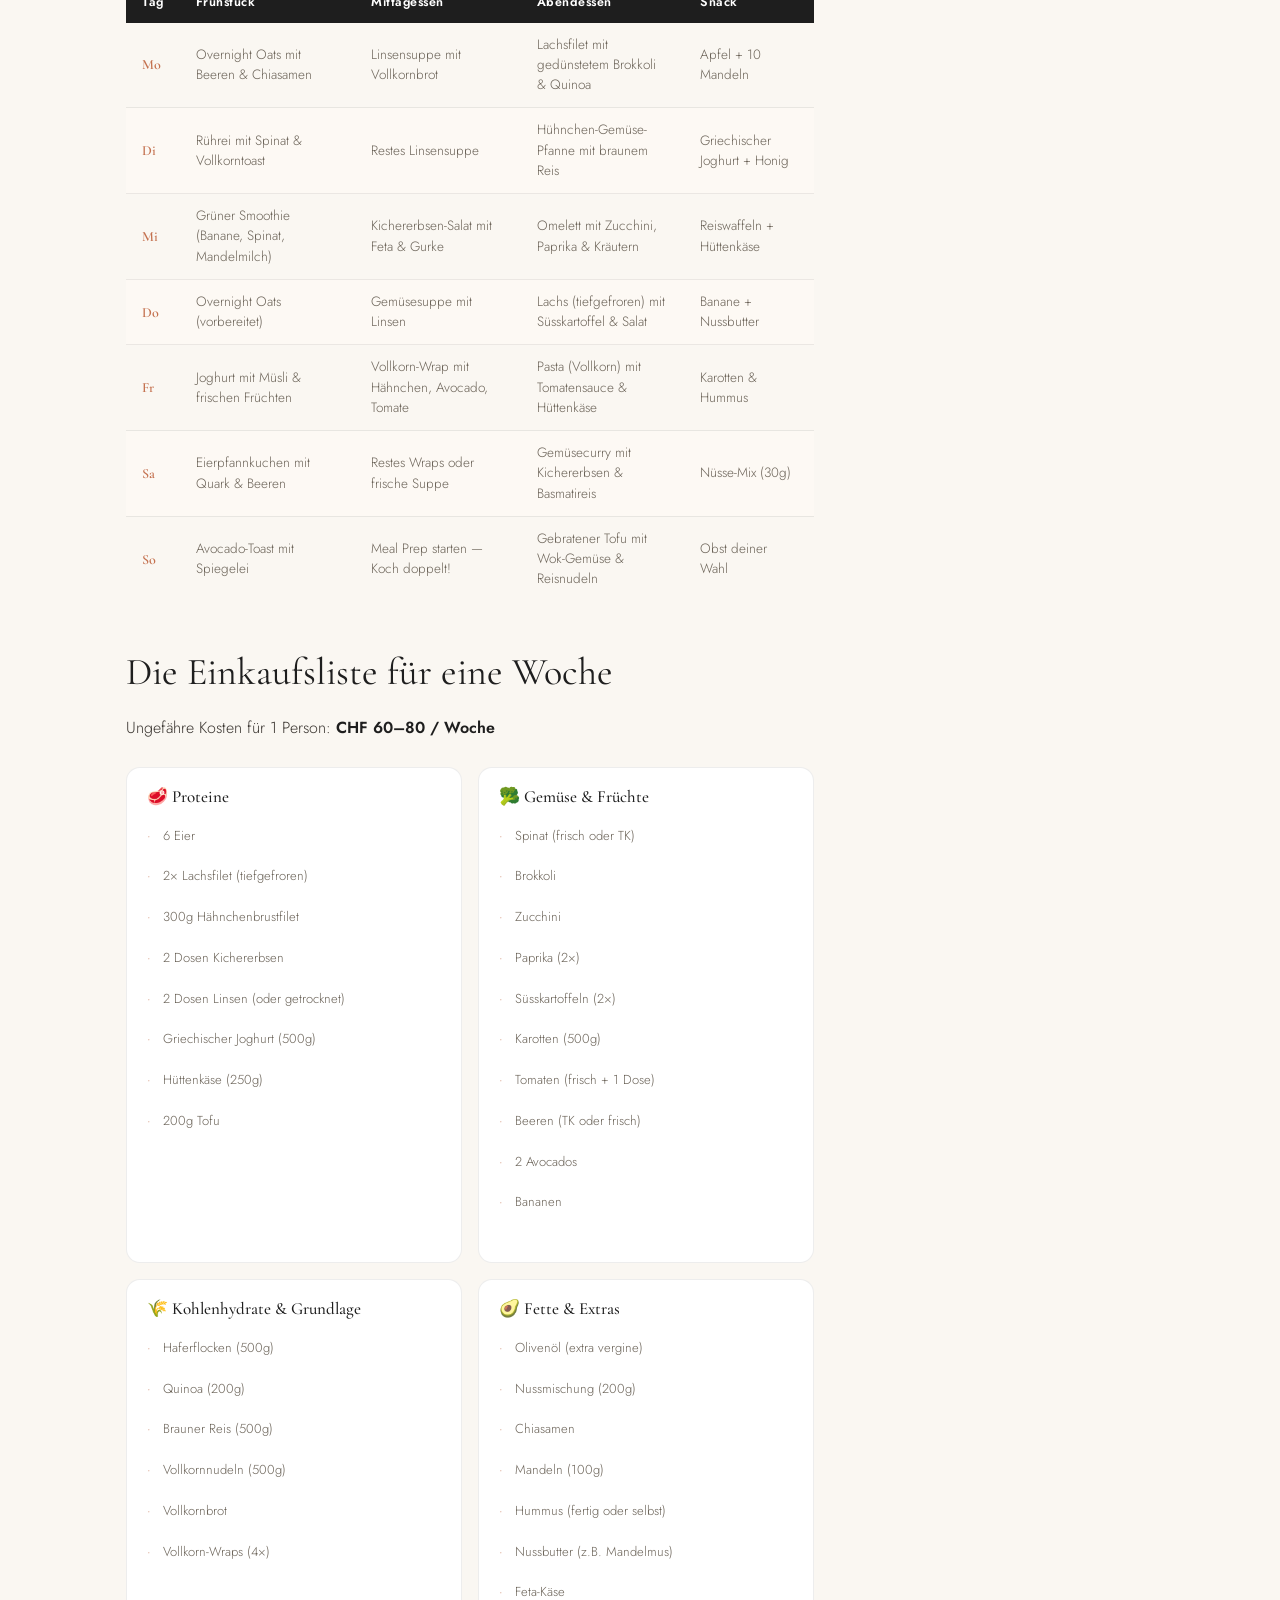
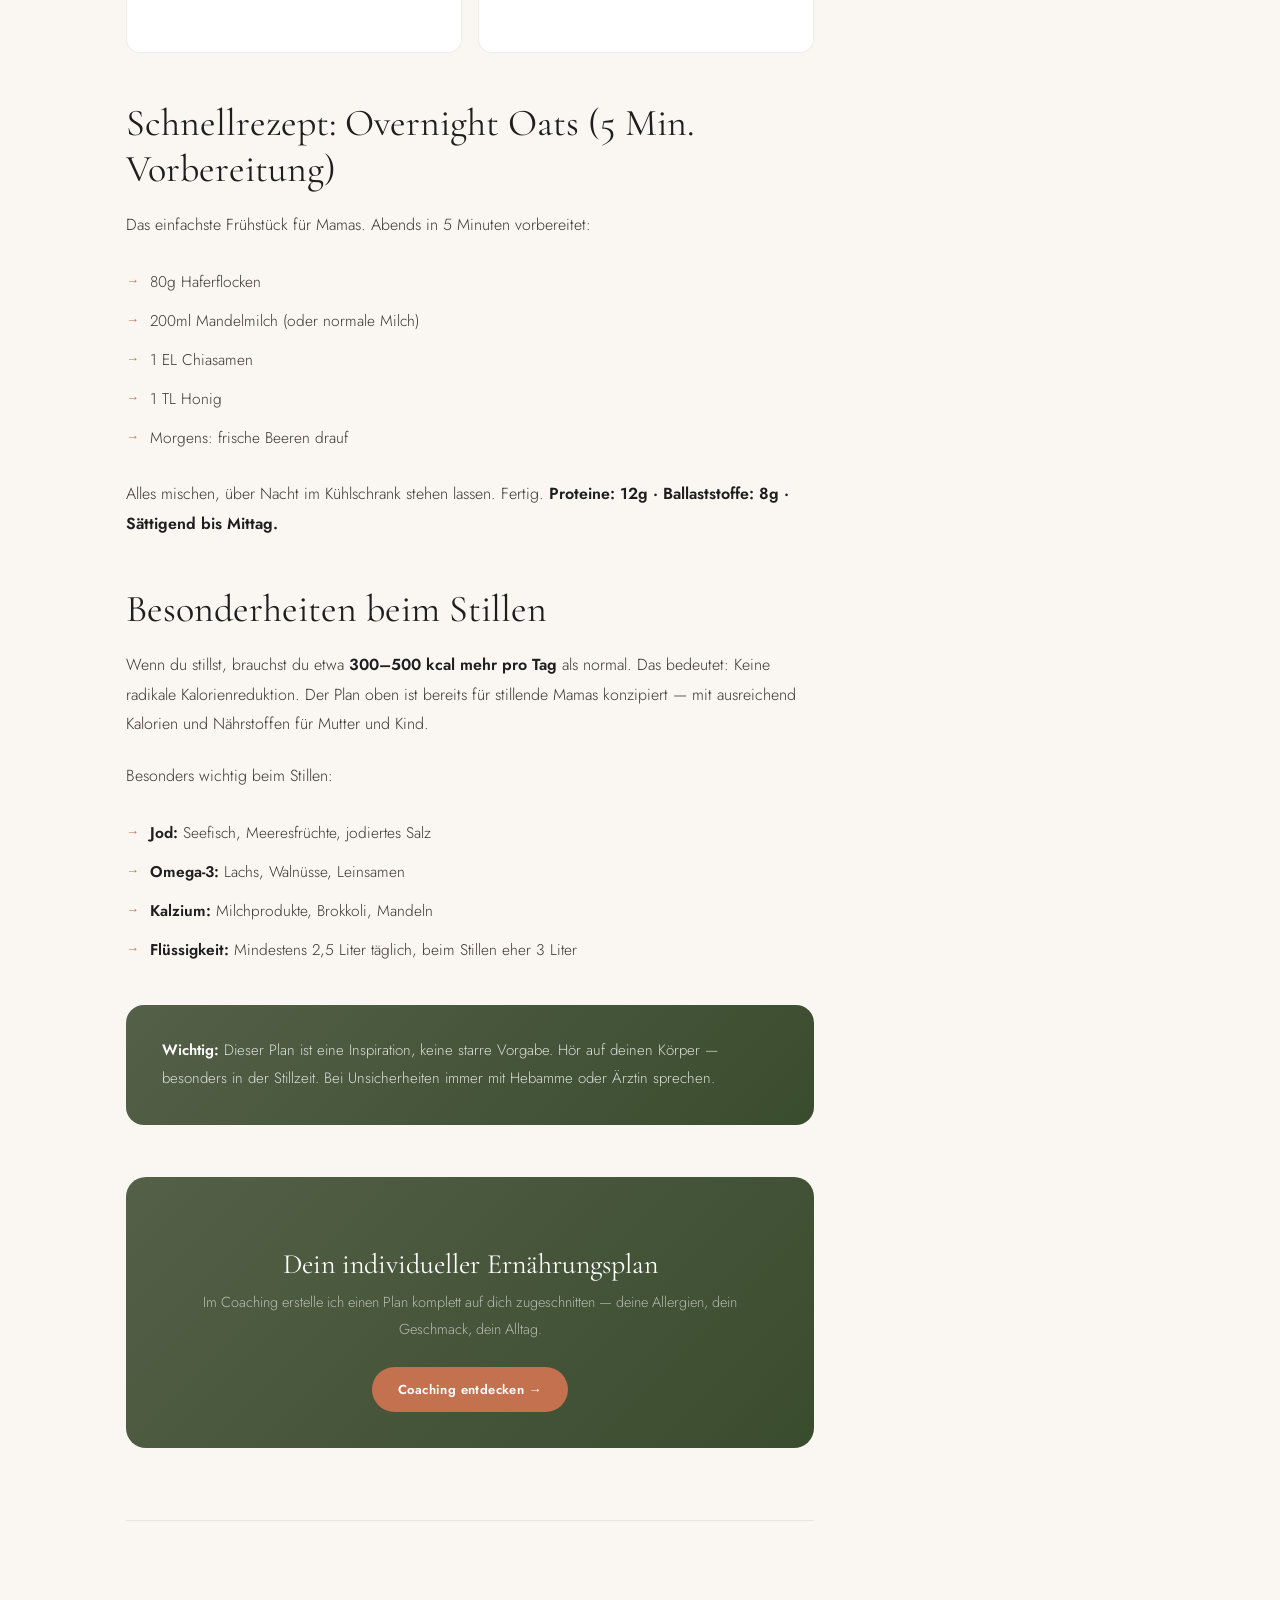
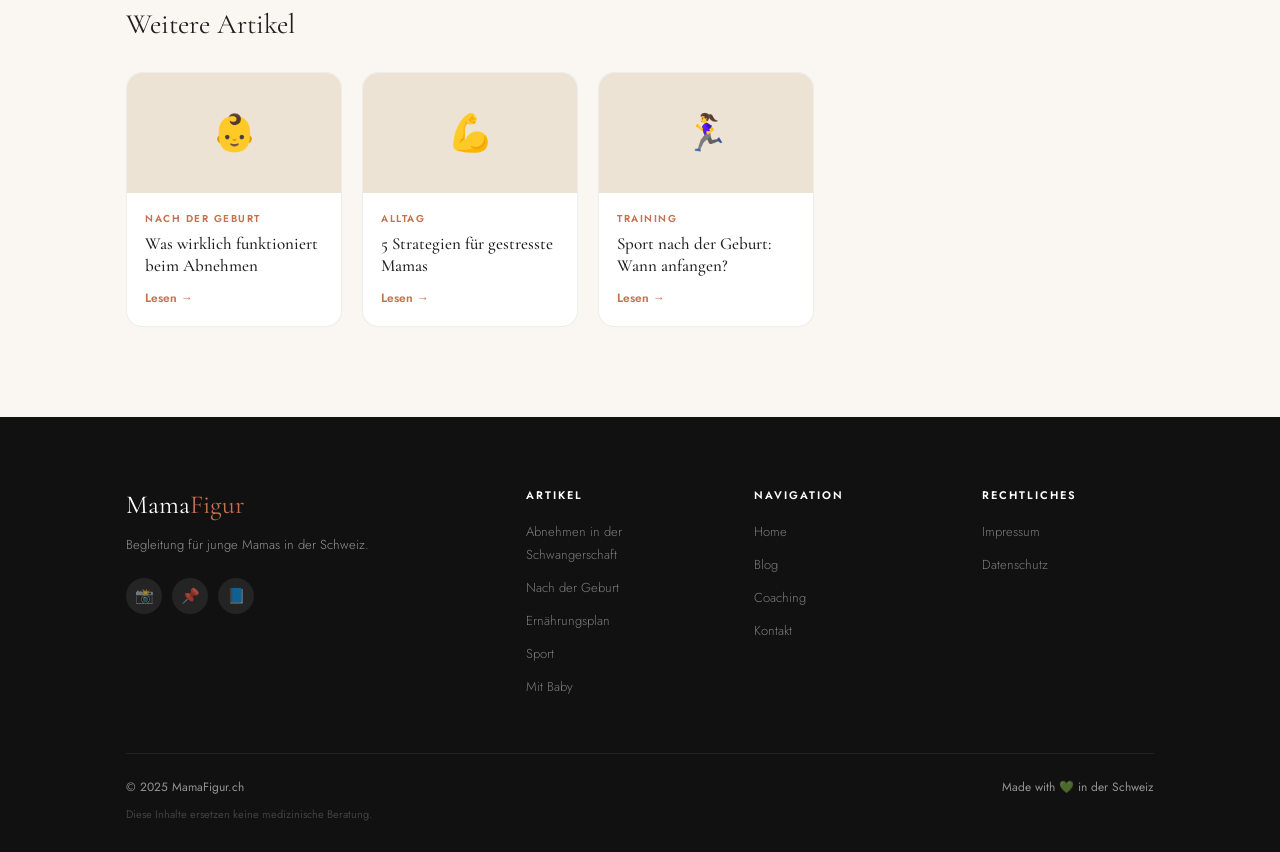
<file: articles/ernaehrungsplan.html>
<!DOCTYPE html>
<html lang="de">
<head>
<meta charset="UTF-8"/><meta name="viewport" content="width=device-width,initial-scale=1.0"/>
<title>Mein Ernährungsplan nach der Schwangerschaft — MamaFigur.ch</title>
<meta name="description" content="7-Tage Ernährungsplan für frische Mamas — gesund, schnell, lecker. Mit Einkaufsliste, Rezepten und Tipps für die Stillzeit."/>
<meta name="keywords" content="ernährungsplan nach schwangerschaft, ernährung postpartum, wochenplan mama, gesunde ernährung stillzeit"/>
<link rel="stylesheet" href="../css/style.css"/>
<style>
.article-layout{display:grid;grid-template-columns:1fr 280px;gap:60px;align-items:start}
.sidebar-card{background:#fff;border-radius:20px;padding:28px;border:1px solid var(--border);margin-bottom:20px}
.sidebar-card h4{font-family:var(--fd);font-size:20px;font-weight:500;margin-bottom:14px}
.sidebar-card p{font-size:13.5px;color:var(--mid);line-height:1.65;font-weight:300;margin-bottom:16px}
.sidebar-toc{display:flex;flex-direction:column;gap:8px}
.sidebar-toc a{font-size:13px;color:var(--mid);padding:6px 10px;border-radius:8px;transition:var(--tr);border-left:2px solid transparent}
.sidebar-toc a:hover{background:var(--terra-p);color:var(--terra);border-left-color:var(--terra)}
.meal-table{width:100%;border-collapse:collapse;margin:28px 0;border-radius:12px;overflow:hidden}
.meal-table th{background:var(--coal);color:#fff;padding:12px 16px;text-align:left;font-size:12.5px;font-weight:600;letter-spacing:.5px}
.meal-table td{padding:12px 16px;border-bottom:1px solid var(--border);font-size:13.5px;color:var(--mid);font-weight:300;line-height:1.5}
.meal-table tr:nth-child(even) td{background:var(--warm)}
.meal-table tr:last-child td{border-bottom:none}
.day-label{font-family:var(--fd);font-size:14px;font-weight:600;color:var(--terra)}
.shopping-grid{display:grid;grid-template-columns:1fr 1fr;gap:16px;margin:24px 0}
.shopping-cat{background:#fff;border-radius:14px;padding:20px;border:1px solid var(--border)}
.shopping-cat h4{font-family:var(--fd);font-size:17px;font-weight:500;margin-bottom:12px;color:var(--coal)}
.shopping-cat ul{display:flex;flex-direction:column;gap:6px}
.shopping-cat ul li{font-size:13px;color:var(--mid);font-weight:300;padding-left:16px;position:relative}
.shopping-cat ul li::before{content:'•';position:absolute;left:0;color:var(--terra)}
@media(max-width:820px){.article-layout{grid-template-columns:1fr}.article-sidebar{display:none}}
@media(max-width:600px){.shopping-grid{grid-template-columns:1fr}}
</style>
</head>
<body>
<nav class="nav"><div class="nav-inner">
  <a href="../index.html" class="logo">Mama<span>Figur</span></a>
  <ul class="nav-links">
    <li><a href="../index.html">Home</a></li><li><a href="../meine-geschichte.html">Meine Geschichte</a></li>
    <li><a href="../blog.html" class="active">Blog</a></li><li><a href="../coaching.html">Coaching</a></li><li><a href="../kontakt.html">Kontakt</a></li>
  </ul>
  <a href="../kontakt.html" class="btn btn--primary">Gratis Erstgespräch</a>
  <button class="nav-hamburger"><span></span><span></span><span></span></button>
</div></nav>
<div class="mobile-menu"><button class="mobile-menu-close">✕</button>
  <a href="../index.html">Home</a><a href="../meine-geschichte.html">Meine Geschichte</a>
  <a href="../blog.html">Blog</a><a href="../coaching.html">Coaching</a><a href="../kontakt.html">Kontakt</a>
</div>

<div class="article-hero">
  <div class="container">
    <span class="article-tag">Ernährung</span>
    <h1>Mein Ernährungsplan nach<br>der Schwangerschaft —<br><em>gesund, schnell, lecker</em></h1>
    <div class="article-meta-bar">
      <span>von Lisa</span><span class="dot"></span>
      <span>10. Februar 2025</span><span class="dot"></span>
      <span>12 Min. Lesezeit</span><span class="dot"></span>
      <span>Ernährung · Rezepte</span>
    </div>
  </div>
</div>

<section class="article-body">
  <div class="container">
    <div class="article-layout">
      <div class="article-content">

        <div class="article-image">🥦</div>

        <p>Der häufigste Fehler nach der Schwangerschaft: keine Zeit zum Kochen haben und dann zu Fast Food oder Fertigprodukten greifen. Das sabotiert nicht nur das Gewicht — es raubt dir auch die Energie, die du als junge Mama so dringend brauchst.</p>

        <p>Dieser 7-Tage-Plan ist anders. Er ist für echte Mamas gemacht: <strong>schnelle Zubereitung (max. 20 Minuten), bezahlbare Zutaten, stillfreundlich und sättigend.</strong> Ich habe ihn selbst gelebt — und in meinen Coaching-Programmen bereits hundertmal angepasst und verfeinert.</p>

        <blockquote><p>Du musst nicht perfekt kochen. Du musst gut essen. Das ist ein Unterschied.</p></blockquote>

        <h2 id="prinzipien">Die 3 Grundprinzipien des Plans</h2>
        <ul>
          <li><strong>Proteine bei jeder Mahlzeit</strong> — halten satt, erhalten Muskelmasse, reduzieren Heißhunger</li>
          <li><strong>Gemüse als Basis</strong> — Volumen, Nährstoffe, Ballaststoffe</li>
          <li><strong>Gute Fette, kein schlechter Fett</strong> — Olivenöl ja, Frittiertes nein</li>
        </ul>

        <h2 id="wochenplan">Der 7-Tage-Plan</h2>

        <table class="meal-table">
          <thead><tr><th>Tag</th><th>Frühstück</th><th>Mittagessen</th><th>Abendessen</th><th>Snack</th></tr></thead>
          <tbody>
            <tr><td><span class="day-label">Mo</span></td><td>Overnight Oats mit Beeren & Chiasamen</td><td>Linsensuppe mit Vollkornbrot</td><td>Lachsfilet mit gedünstetem Brokkoli & Quinoa</td><td>Apfel + 10 Mandeln</td></tr>
            <tr><td><span class="day-label">Di</span></td><td>Rührei mit Spinat & Vollkorntoast</td><td>Restes Linsensuppe</td><td>Hühnchen-Gemüse-Pfanne mit braunem Reis</td><td>Griechischer Joghurt + Honig</td></tr>
            <tr><td><span class="day-label">Mi</span></td><td>Grüner Smoothie (Banane, Spinat, Mandelmilch)</td><td>Kichererbsen-Salat mit Feta & Gurke</td><td>Omelett mit Zucchini, Paprika & Kräutern</td><td>Reiswaffeln + Hüttenkäse</td></tr>
            <tr><td><span class="day-label">Do</span></td><td>Overnight Oats (vorbereitet)</td><td>Gemüsesuppe mit Linsen</td><td>Lachs (tiefgefroren) mit Süsskartoffel & Salat</td><td>Banane + Nussbutter</td></tr>
            <tr><td><span class="day-label">Fr</span></td><td>Joghurt mit Müsli & frischen Früchten</td><td>Vollkorn-Wrap mit Hähnchen, Avocado, Tomate</td><td>Pasta (Vollkorn) mit Tomatensauce & Hüttenkäse</td><td>Karotten & Hummus</td></tr>
            <tr><td><span class="day-label">Sa</span></td><td>Eierpfannkuchen mit Quark & Beeren</td><td>Restes Wraps oder frische Suppe</td><td>Gemüsecurry mit Kichererbsen & Basmatireis</td><td>Nüsse-Mix (30g)</td></tr>
            <tr><td><span class="day-label">So</span></td><td>Avocado-Toast mit Spiegelei</td><td>Meal Prep starten — Koch doppelt!</td><td>Gebratener Tofu mit Wok-Gemüse & Reisnudeln</td><td>Obst deiner Wahl</td></tr>
          </tbody>
        </table>

        <h2 id="einkaufsliste">Die Einkaufsliste für eine Woche</h2>
        <p>Ungefähre Kosten für 1 Person: <strong>CHF 60–80 / Woche</strong></p>

        <div class="shopping-grid">
          <div class="shopping-cat">
            <h4>🥩 Proteine</h4>
            <ul>
              <li>6 Eier</li>
              <li>2× Lachsfilet (tiefgefroren)</li>
              <li>300g Hähnchenbrustfilet</li>
              <li>2 Dosen Kichererbsen</li>
              <li>2 Dosen Linsen (oder getrocknet)</li>
              <li>Griechischer Joghurt (500g)</li>
              <li>Hüttenkäse (250g)</li>
              <li>200g Tofu</li>
            </ul>
          </div>
          <div class="shopping-cat">
            <h4>🥦 Gemüse & Früchte</h4>
            <ul>
              <li>Spinat (frisch oder TK)</li>
              <li>Brokkoli</li>
              <li>Zucchini</li>
              <li>Paprika (2×)</li>
              <li>Süsskartoffeln (2×)</li>
              <li>Karotten (500g)</li>
              <li>Tomaten (frisch + 1 Dose)</li>
              <li>Beeren (TK oder frisch)</li>
              <li>2 Avocados</li>
              <li>Bananen</li>
            </ul>
          </div>
          <div class="shopping-cat">
            <h4>🌾 Kohlenhydrate & Grundlage</h4>
            <ul>
              <li>Haferflocken (500g)</li>
              <li>Quinoa (200g)</li>
              <li>Brauner Reis (500g)</li>
              <li>Vollkornnudeln (500g)</li>
              <li>Vollkornbrot</li>
              <li>Vollkorn-Wraps (4×)</li>
            </ul>
          </div>
          <div class="shopping-cat">
            <h4>🥑 Fette & Extras</h4>
            <ul>
              <li>Olivenöl (extra vergine)</li>
              <li>Nussmischung (200g)</li>
              <li>Chiasamen</li>
              <li>Mandeln (100g)</li>
              <li>Hummus (fertig oder selbst)</li>
              <li>Nussbutter (z.B. Mandelmus)</li>
              <li>Feta-Käse</li>
            </ul>
          </div>
        </div>

        <h2 id="rezept">Schnellrezept: Overnight Oats (5 Min. Vorbereitung)</h2>
        <p>Das einfachste Frühstück für Mamas. Abends in 5 Minuten vorbereitet:</p>
        <ul>
          <li>80g Haferflocken</li>
          <li>200ml Mandelmilch (oder normale Milch)</li>
          <li>1 EL Chiasamen</li>
          <li>1 TL Honig</li>
          <li>Morgens: frische Beeren drauf</li>
        </ul>
        <p>Alles mischen, über Nacht im Kühlschrank stehen lassen. Fertig. <strong>Proteine: 12g · Ballaststoffe: 8g · Sättigend bis Mittag.</strong></p>

        <h2 id="stillen">Besonderheiten beim Stillen</h2>
        <p>Wenn du stillst, brauchst du etwa <strong>300–500 kcal mehr pro Tag</strong> als normal. Das bedeutet: Keine radikale Kalorienreduktion. Der Plan oben ist bereits für stillende Mamas konzipiert — mit ausreichend Kalorien und Nährstoffen für Mutter und Kind.</p>
        <p>Besonders wichtig beim Stillen:</p>
        <ul>
          <li><strong>Jod:</strong> Seefisch, Meeresfrüchte, jodiertes Salz</li>
          <li><strong>Omega-3:</strong> Lachs, Walnüsse, Leinsamen</li>
          <li><strong>Kalzium:</strong> Milchprodukte, Brokkoli, Mandeln</li>
          <li><strong>Flüssigkeit:</strong> Mindestens 2,5 Liter täglich, beim Stillen eher 3 Liter</li>
        </ul>

        <div class="highlight-box"><p><strong>Wichtig:</strong> Dieser Plan ist eine Inspiration, keine starre Vorgabe. Hör auf deinen Körper — besonders in der Stillzeit. Bei Unsicherheiten immer mit Hebamme oder Ärztin sprechen.</p></div>

        <div class="article-cta">
          <h3>Dein individueller Ernährungsplan</h3>
          <p>Im Coaching erstelle ich einen Plan komplett auf dich zugeschnitten — deine Allergien, dein Geschmack, dein Alltag.</p>
          <a href="../coaching.html" class="btn btn--primary">Coaching entdecken →</a>
        </div>

        <div class="related-articles">
          <h3 style="font-family:var(--fd);font-size:28px;font-weight:400;margin-bottom:6px">Weitere Artikel</h3>
          <div class="related-grid">
            <a href="nach-geburt-abnehmen.html" class="related-card"><div class="related-card-img">👶</div><div class="related-card-body"><div class="related-card-cat">Nach der Geburt</div><h4>Was wirklich funktioniert beim Abnehmen</h4><span class="read">Lesen</span></div></a>
            <a href="abnehmen-mit-baby.html" class="related-card"><div class="related-card-img">💪</div><div class="related-card-body"><div class="related-card-cat">Alltag</div><h4>5 Strategien für gestresste Mamas</h4><span class="read">Lesen</span></div></a>
            <a href="sport-nach-geburt.html" class="related-card"><div class="related-card-img">🏃‍♀️</div><div class="related-card-body"><div class="related-card-cat">Training</div><h4>Sport nach der Geburt: Wann anfangen?</h4><span class="read">Lesen</span></div></a>
          </div>
        </div>
      </div>

      <aside class="article-sidebar">
        <div class="sidebar-card">
          <h4>Inhaltsverzeichnis</h4>
          <nav class="sidebar-toc">
            <a href="#prinzipien">Grundprinzipien</a>
            <a href="#wochenplan">7-Tage-Plan</a>
            <a href="#einkaufsliste">Einkaufsliste</a>
            <a href="#rezept">Overnight Oats Rezept</a>
            <a href="#stillen">Tipps fürs Stillen</a>
          </nav>
        </div>
        <div class="sidebar-card" style="background:var(--terra-p);border-color:var(--terra-l)">
          <h4>Plan als PDF</h4>
          <p>Hol dir den Plan als PDF — kostenlos per E-Mail.</p>
          <form action="https://formspree.io/f/YOURFORMID" method="POST" style="display:flex;flex-direction:column;gap:8px">
            <input type="email" name="email" placeholder="Deine E-Mail" required style="padding:10px 14px;border-radius:8px;border:1.5px solid var(--sand-d);font-family:var(--fb);font-size:13px;outline:none"/>
            <input type="hidden" name="_subject" value="Ernährungsplan PDF"/>
            <button type="submit" class="btn btn--primary" style="justify-content:center;padding:11px">PDF holen →</button>
          </form>
        </div>
      </aside>
    </div>
  </div>
</section>

<footer><div class="container">
  <div class="footer-grid">
    <div class="footer-brand"><a href="../index.html" class="footer-logo">Mama<span>Figur</span></a><p>Begleitung für junge Mamas in der Schweiz.</p><div class="footer-social"><a href="#">📸</a><a href="#">📌</a><a href="#">📘</a></div></div>
    <div class="footer-col"><h4>Artikel</h4><ul><li><a href="abnehmen-schwangerschaft.html">Abnehmen in der Schwangerschaft</a></li><li><a href="nach-geburt-abnehmen.html">Nach der Geburt</a></li><li><a href="ernaehrungsplan.html">Ernährungsplan</a></li><li><a href="sport-nach-geburt.html">Sport</a></li><li><a href="abnehmen-mit-baby.html">Mit Baby</a></li></ul></div>
    <div class="footer-col"><h4>Navigation</h4><ul><li><a href="../index.html">Home</a></li><li><a href="../blog.html">Blog</a></li><li><a href="../coaching.html">Coaching</a></li><li><a href="../kontakt.html">Kontakt</a></li></ul></div>
    <div class="footer-col"><h4>Rechtliches</h4><ul><li><a href="../kontakt.html#impressum">Impressum</a></li><li><a href="../kontakt.html#datenschutz">Datenschutz</a></li></ul></div>
  </div>
  <div class="footer-bottom"><span>© 2025 MamaFigur.ch</span><span>Made with 💚 in der Schweiz</span></div>
  <p class="footer-disc">Diese Inhalte ersetzen keine medizinische Beratung.</p>
</div></footer>
<script src="../js/main.js"></script>
</body></html>
</file>
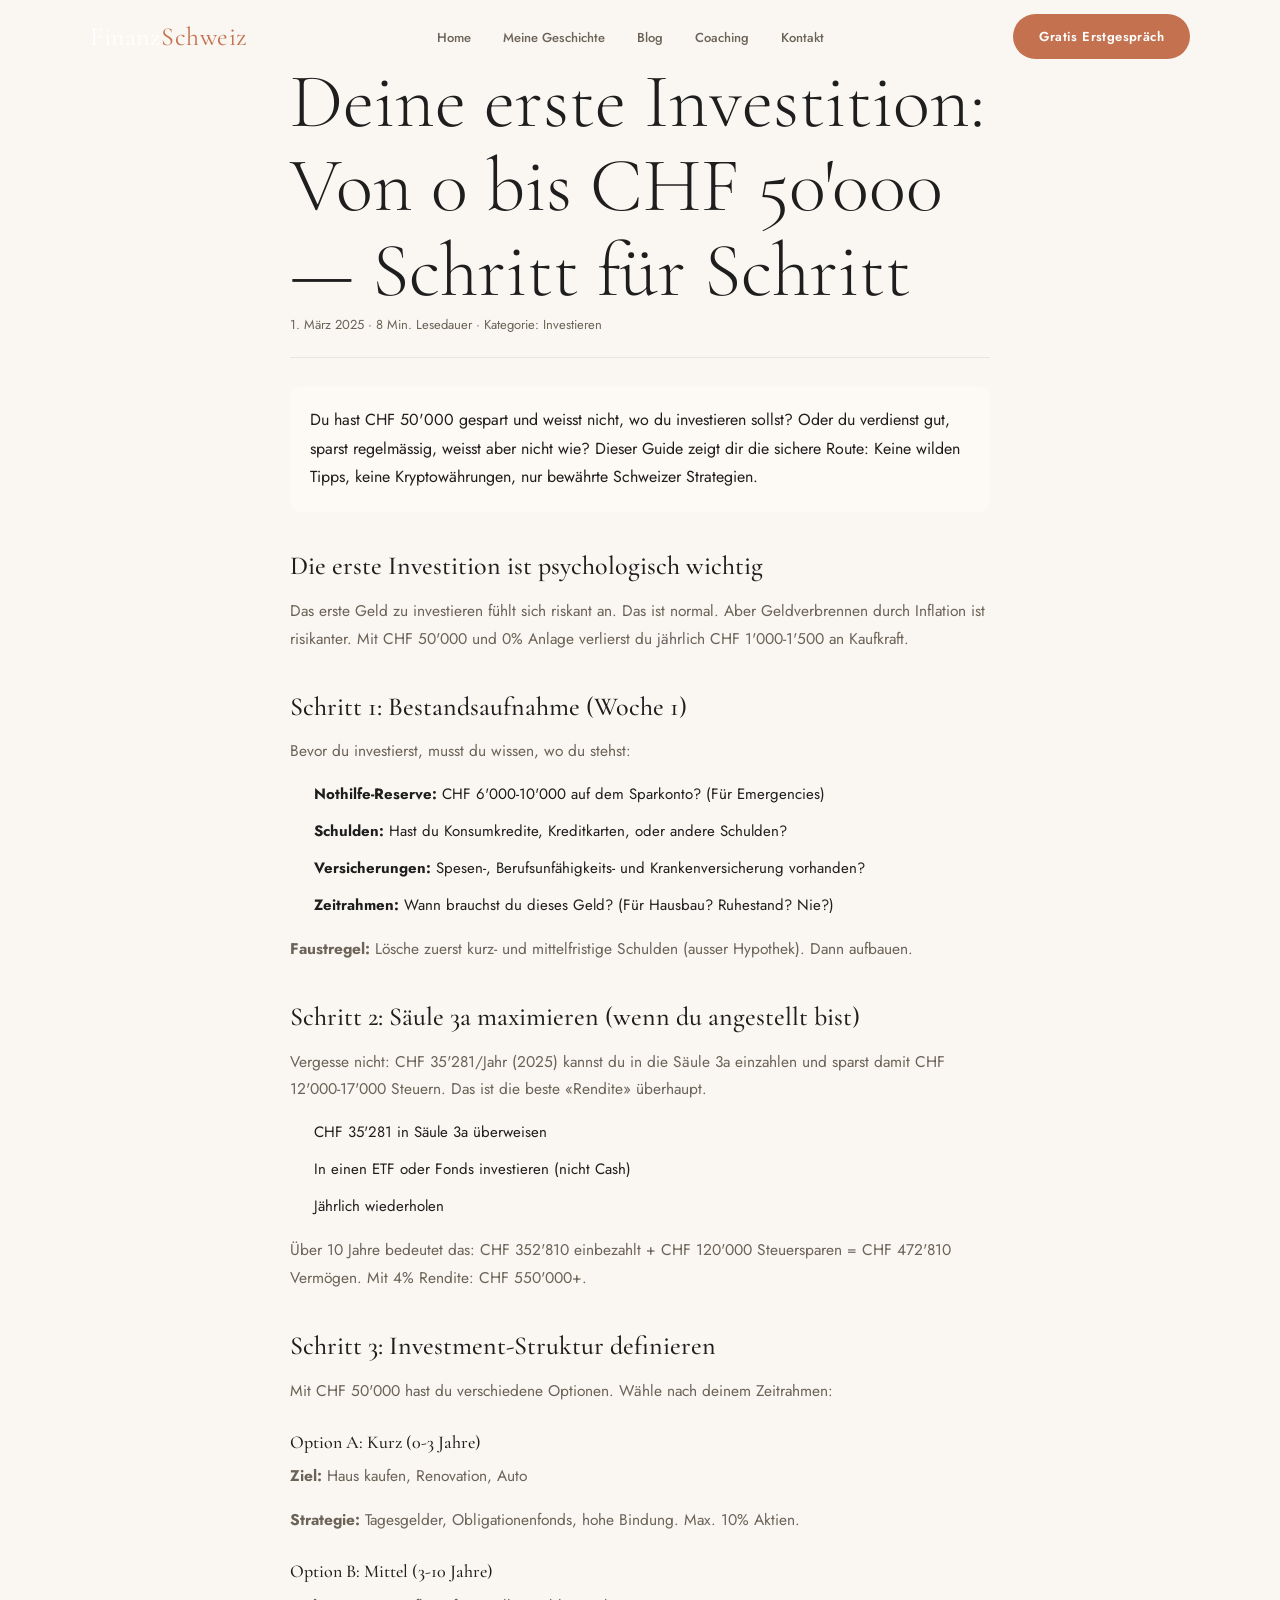
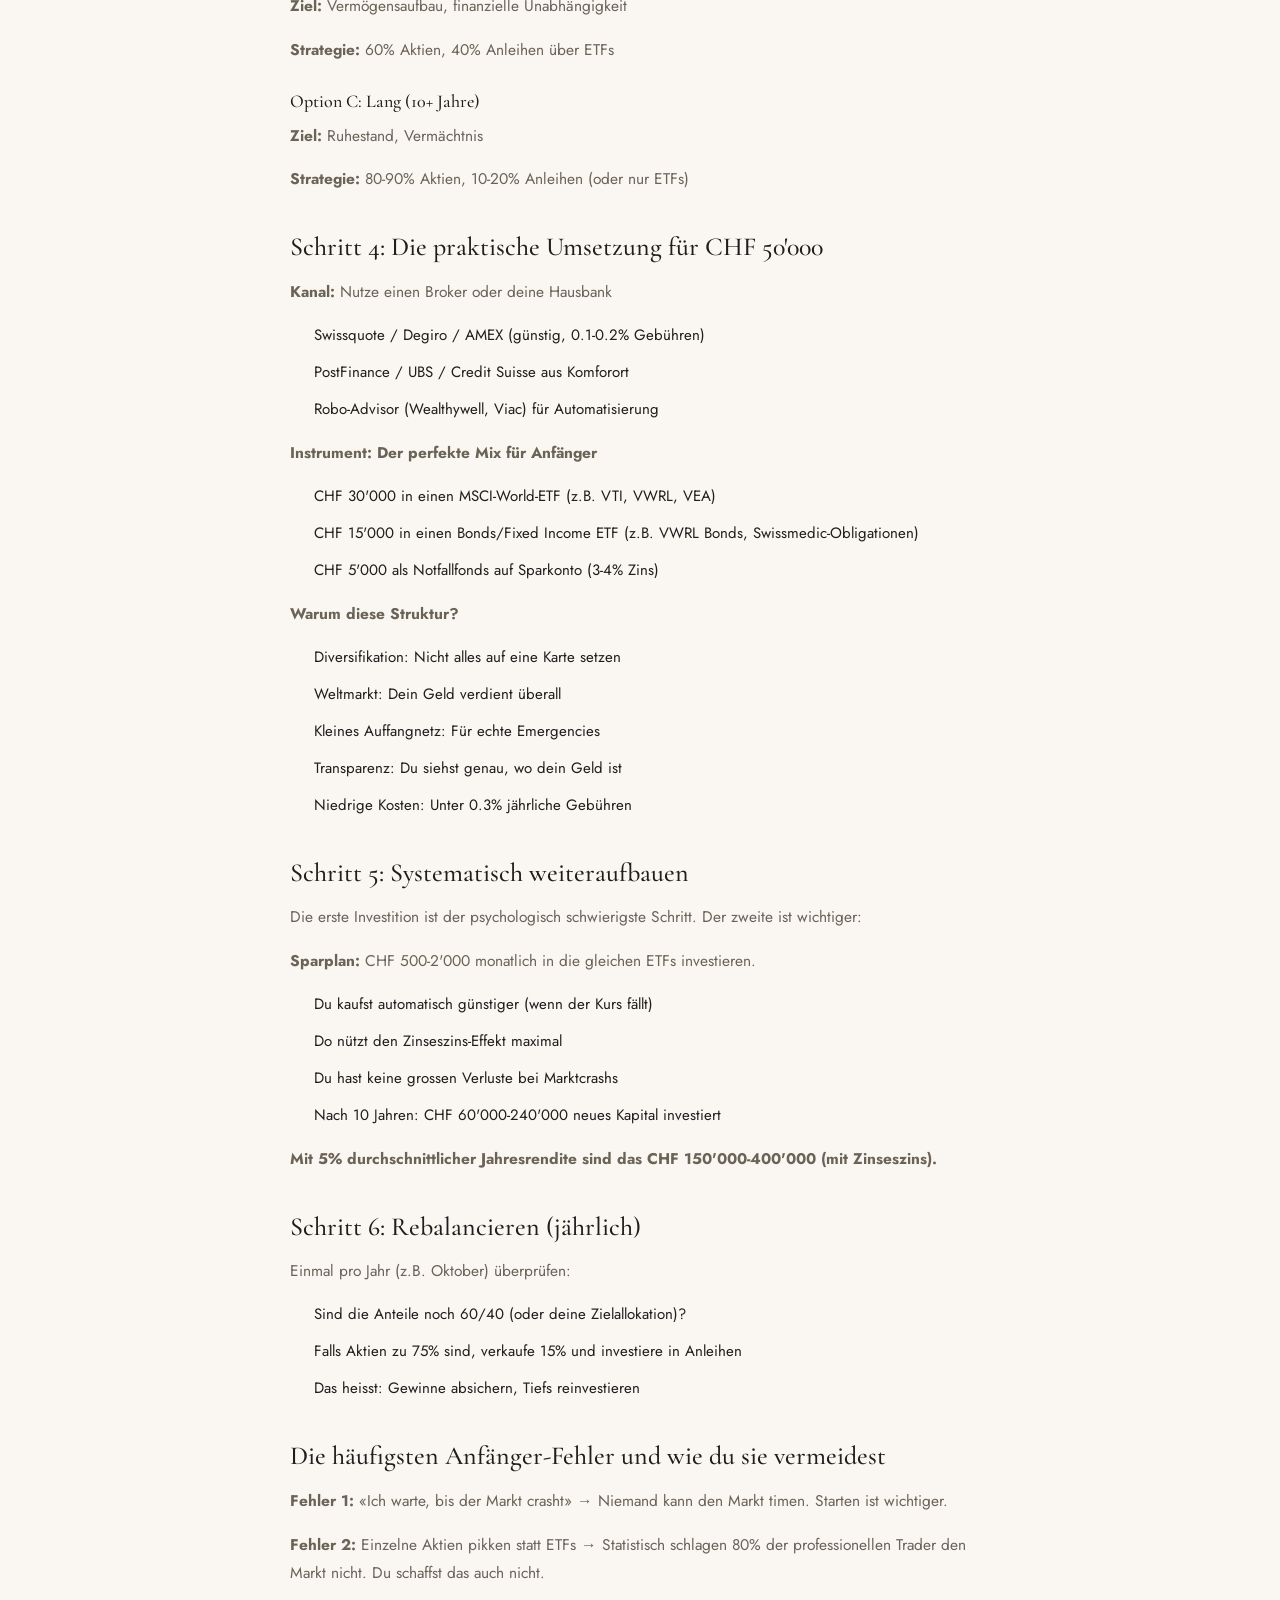
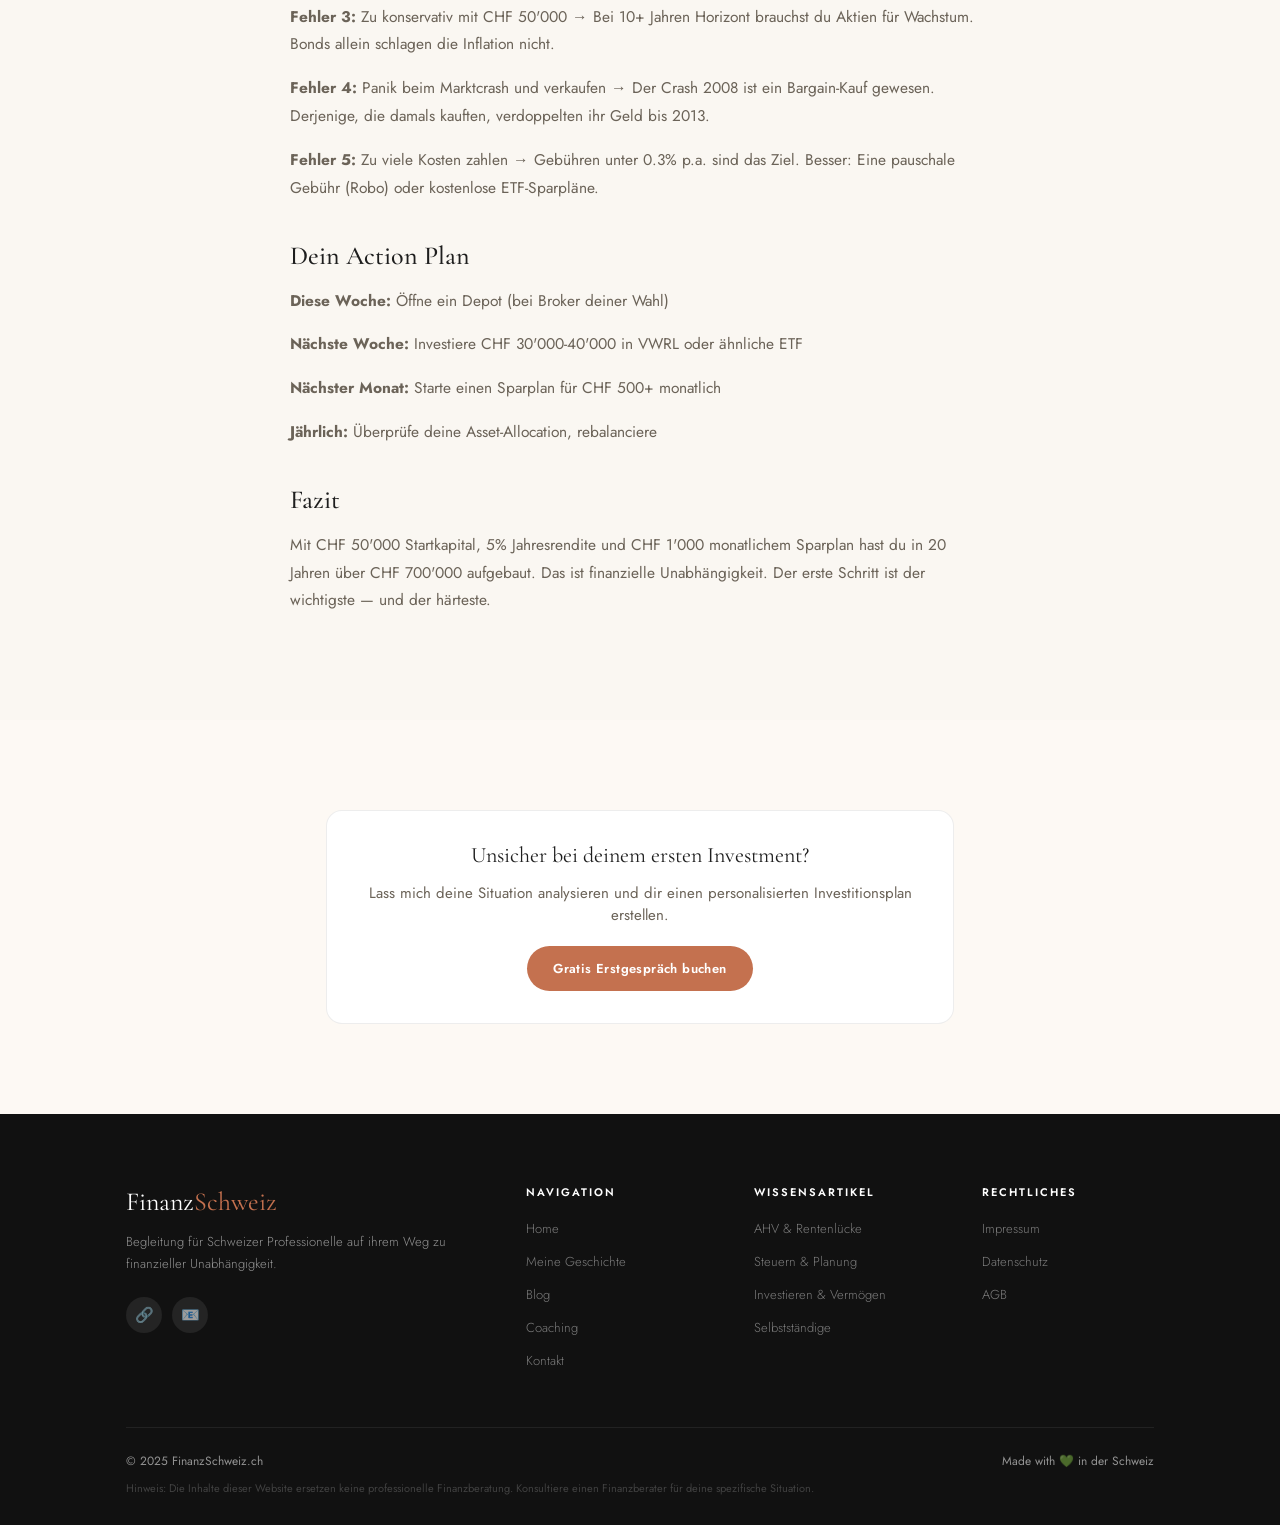
<file: articles/erste-investition.html>
<!DOCTYPE html>
<html lang="de">
<head>
<meta charset="UTF-8"/><meta name="viewport" content="width=device-width,initial-scale=1.0"/>
<title>Deine erste Investition: Von 0 bis CHF 50'000 — FinanzSchweiz.ch</title>
<meta name="description" content="Schritt für Schritt Anleitung: Wie du von null anfängst und systematisch CHF 50'000 aufbaust. Ein praktischer Guide ohne Investment-Jargon."/>
<link rel="stylesheet" href="../css/style.css"/>
<style>
.article-box{max-width:700px;margin:0 auto;line-height:1.8;color:var(--txt)}
.article-box h2{font-family:var(--fd);font-size:26px;font-weight:500;margin-top:40px;margin-bottom:16px;color:var(--coal)}
.article-box h3{font-family:var(--fd);font-size:18px;font-weight:500;margin-top:28px;margin-bottom:10px;color:var(--coal)}
.article-box p{font-size:15.5px;margin-bottom:16px;color:var(--mid)}
.article-box ul{margin-left:24px;margin-bottom:16px;font-size:15px}
.article-box li{margin-bottom:10px}
.article-meta{font-size:13px;color:var(--mid);margin-bottom:28px;border-bottom:1px solid var(--border);padding-bottom:20px}
.article-intro{font-size:16px;color:var(--txt);font-weight:400;margin-bottom:32px;padding:20px;background:var(--warm);border-radius:12px}
</style>
</head>
<body>
<nav class="nav"><div class="nav-inner">
  <a href="../index.html" class="logo">Finanz<span>Schweiz</span></a>
  <ul class="nav-links">
    <li><a href="../index.html">Home</a></li><li><a href="../meine-geschichte.html">Meine Geschichte</a></li>
    <li><a href="../blog.html">Blog</a></li><li><a href="../coaching.html">Coaching</a></li>
    <li><a href="../kontakt.html">Kontakt</a></li>
  </ul>
  <a href="../kontakt.html" class="btn btn--primary">Gratis Erstgespräch</a>
  <button class="nav-hamburger"><span></span><span></span><span></span></button>
</div></nav>

<section class="section" style="padding-top:60px">
<div class="container"><div class="article-box">
<h1>Deine erste Investition: Von 0 bis CHF 50'000 — Schritt für Schritt</h1>
<div class="article-meta">1. März 2025 · 8 Min. Lesedauer · Kategorie: Investieren</div>

<div class="article-intro">
Du hast CHF 50'000 gespart und weisst nicht, wo du investieren sollst? Oder du verdienst gut, sparst regelmässig, weisst aber nicht wie? Dieser Guide zeigt dir die sichere Route: Keine wilden Tipps, keine Kryptowährungen, nur bewährte Schweizer Strategien.
</div>

<h2>Die erste Investition ist psychologisch wichtig</h2>
<p>Das erste Geld zu investieren fühlt sich riskant an. Das ist normal. Aber Geldverbrennen durch Inflation ist risikanter. Mit CHF 50'000 und 0% Anlage verlierst du jährlich CHF 1'000-1'500 an Kaufkraft.</p>

<h2>Schritt 1: Bestandsaufnahme (Woche 1)</h2>
<p>Bevor du investierst, musst du wissen, wo du stehst:</p>
<ul>
<li><strong>Nothilfe-Reserve:</strong> CHF 6'000-10'000 auf dem Sparkonto? (Für Emergencies)</li>
<li><strong>Schulden:</strong> Hast du Konsumkredite, Kreditkarten, oder andere Schulden?</li>
<li><strong>Versicherungen:</strong> Spesen-, Berufsunfähigkeits- und Krankenversicherung vorhanden?</li>
<li><strong>Zeitrahmen:</strong> Wann brauchst du dieses Geld? (Für Hausbau? Ruhestand? Nie?)</li>
</ul>

<p><strong>Faustregel:</strong> Lösche zuerst kurz- und mittelfristige Schulden (ausser Hypothek). Dann aufbauen.</p>

<h2>Schritt 2: Säule 3a maximieren (wenn du angestellt bist)</h2>
<p>Vergesse nicht: CHF 35'281/Jahr (2025) kannst du in die Säule 3a einzahlen und sparst damit CHF 12'000-17'000 Steuern. Das ist die beste «Rendite» überhaupt.</p>

<ul>
<li>CHF 35'281 in Säule 3a überwеisen</li>
<li>In einen ETF oder Fonds investieren (nicht Cash)</li>
<li>Jährlich wiederholen</li>
</ul>

<p>Über 10 Jahre bedeutet das: CHF 352'810 einbezahlt + CHF 120'000 Steuersparen = CHF 472'810 Vermögen. Mit 4% Rendite: CHF 550'000+.</p>

<h2>Schritt 3: Investment-Struktur definieren</h2>
<p>Mit CHF 50'000 hast du verschiedene Optionen. Wähle nach deinem Zeitrahmen:</p>

<h3>Option A: Kurz (0-3 Jahre)</h3>
<p><strong>Ziel:</strong> Haus kaufen, Renovation, Auto</p>
<p><strong>Strategie:</strong> Tagesgelder, Obligationenfonds, hohe Bindung. Max. 10% Aktien.</p>

<h3>Option B: Mittel (3-10 Jahre)</h3>
<p><strong>Ziel:</strong> Vermögensaufbau, finanzielle Unabhängigkeit</p>
<p><strong>Strategie:</strong> 60% Aktien, 40% Anleihen über ETFs</p>

<h3>Option C: Lang (10+ Jahre)</h3>
<p><strong>Ziel:</strong> Ruhestand, Vermächtnis</p>
<p><strong>Strategie:</strong> 80-90% Aktien, 10-20% Anleihen (oder nur ETFs)</p>

<h2>Schritt 4: Die praktische Umsetzung für CHF 50'000</h2>

<p><strong>Kanal:</strong> Nutze einen Broker oder deine Hausbank</p>
<ul>
<li>Swissquote / Degiro / AMEX (günstig, 0.1-0.2% Gebühren)</li>
<li>PostFinance / UBS / Credit Suisse aus Komforort</li>
<li>Robo-Advisor (Wealthywell, Viac) für Automatisierung</li>
</ul>

<p><strong>Instrument: Der perfekte Mix für Anfänger</strong></p>
<ul>
<li>CHF 30'000 in einen MSCI-World-ETF (z.B. VTI, VWRL, VEA)</li>
<li>CHF 15'000 in einen Bonds/Fixed Income ETF (z.B. VWRL Bonds, Swissmedic-Obligationen)</li>
<li>CHF 5'000 als Notfallfonds auf Sparkonto (3-4% Zins)</li>
</ul>

<p><strong>Warum diese Struktur?</strong></p>
<ul>
<li>Diversifikation: Nicht alles auf eine Karte setzen</li>
<li>Weltmarkt: Dein Geld verdient überall</li>
<li>Kleines Auffangnetz: Für echte Emergencies</li>
<li>Transparenz: Du siehst genau, wo dein Geld ist</li>
<li>Niedrige Kosten: Unter 0.3% jährliche Gebühren</li>
</ul>

<h2>Schritt 5: Systematisch weiteraufbauen</h2>
<p>Die erste Investition ist der psychologisch schwierigste Schritt. Der zweite ist wichtiger:</p>

<p><strong>Sparplan:</strong> CHF 500-2'000 monatlich in die gleichen ETFs investieren.</p>

<ul>
<li>Du kaufst automatisch günstiger (wenn der Kurs fällt)</li>
<li>Do nützt den Zinseszins-Effekt maximal</li>
<li>Du hast keine grossen Verluste bei Marktcrashs</li>
<li>Nach 10 Jahren: CHF 60'000-240'000 neues Kapital investiert</li>
</ul>

<p><strong>Mit 5% durchschnittlicher Jahresrendite sind das CHF 150'000-400'000 (mit Zinseszins).</strong></p>

<h2>Schritt 6: Rebalancieren (jährlich)</h2>
<p>Einmal pro Jahr (z.B. Oktober) überprüfen:</p>
<ul>
<li>Sind die Anteile noch 60/40 (oder deine Zielallokation)?</li>
<li>Falls Aktien zu 75% sind, verkaufe 15% und investiere in Anleihen</li>
<li>Das heisst: Gewinne absichern, Tiefs reinvestieren</li>
</ul>

<h2>Die häufigsten Anfänger-Fehler und wie du sie vermeidest</h2>

<p><strong>Fehler 1:</strong> «Ich warte, bis der Markt crasht» → Niemand kann den Markt timen. Starten ist wichtiger.</p>

<p><strong>Fehler 2:</strong> Einzelne Aktien pikken statt ETFs → Statistisch schlagen 80% der professionellen Trader den Markt nicht. Du schaffst das auch nicht.</p>

<p><strong>Fehler 3:</strong> Zu konservativ mit CHF 50'000 → Bei 10+ Jahren Horizont brauchst du Aktien für Wachstum. Bonds allein schlagen die Inflation nicht.</p>

<p><strong>Fehler 4:</strong> Panik beim Marktcrash und verkaufen → Der Crash 2008 ist ein Bargain-Kauf gewesen. Derjenige, die damals kauften, verdoppelten ihr Geld bis 2013.</p>

<p><strong>Fehler 5:</strong> Zu viele Kosten zahlen → Gebühren unter 0.3% p.a. sind das Ziel. Besser: Eine pauschale Gebühr (Robo) oder kostenlose ETF-Sparpläne.</p>

<h2>Dein Action Plan</h2>
<p><strong>Diese Woche:</strong> Öffne ein Depot (bei Broker deiner Wahl)</p>
<p><strong>Nächste Woche:</strong> Investiere CHF 30'000-40'000 in VWRL oder ähnliche ETF</p>
<p><strong>Nächster Monat:</strong> Starte einen Sparplan für CHF 500+ monatlich</p>
<p><strong>Jährlich:</strong> Überprüfe deine Asset-Allocation, rebalanciere</p>

<h2>Fazit</h2>
<p>Mit CHF 50'000 Startkapital, 5% Jahresrendite und CHF 1'000 monatlichem Sparplan hast du in 20 Jahren über CHF 700'000 aufgebaut. Das ist finanzielle Unabhängigkeit. Der erste Schritt ist der wichtigste — und der härteste.</p>

</div></div>
</section>

<section class="section section--alt">
<div class="container" style="max-width:700px">
<div style="background:#fff;border-radius:16px;padding:32px;border:1px solid var(--border);text-align:center">
<h3 style="font-family:var(--fd);font-size:22px;margin-bottom:14px">Unsicher bei deinem ersten Investment?</h3>
<p style="color:var(--mid);font-size:15px;margin-bottom:20px">Lass mich deine Situation analysieren und dir einen personalisierten Investitionsplan erstellen.</p>
<a href="../kontakt.html" class="btn btn--primary">Gratis Erstgespräch buchen</a>
</div>
</div>
</section>

<footer><div class="container">
  <div class="footer-grid">
    <div class="footer-brand"><a href="../index.html" class="footer-logo">Finanz<span style="color:var(--terra)">Schweiz</span></a><p>Begleitung für Schweizer Professionelle auf ihrem Weg zu finanzieller Unabhängigkeit.</p><div class="footer-social"><a href="#">🔗</a><a href="#">📧</a></div></div>
    <div class="footer-col"><h4>Navigation</h4><ul><li><a href="../index.html">Home</a></li><li><a href="../meine-geschichte.html">Meine Geschichte</a></li><li><a href="../blog.html">Blog</a></li><li><a href="../coaching.html">Coaching</a></li><li><a href="../kontakt.html">Kontakt</a></li></ul></div>
    <div class="footer-col"><h4>Wissensartikel</h4><ul><li><a href="../blog.html">AHV &amp; Rentenlücke</a></li><li><a href="../blog.html">Steuern &amp; Planung</a></li><li><a href="../blog.html">Investieren &amp; Vermögen</a></li><li><a href="../blog.html">Selbstständige</a></li></ul></div>
    <div class="footer-col"><h4>Rechtliches</h4><ul><li><a href="../kontakt.html#impressum">Impressum</a></li><li><a href="../kontakt.html#datenschutz">Datenschutz</a></li><li><a href="../kontakt.html">AGB</a></li></ul></div>
  </div>
  <div class="footer-bottom"><span>© 2025 FinanzSchweiz.ch</span><span>Made with 💚 in der Schweiz</span></div>
  <p class="footer-disc">Hinweis: Die Inhalte dieser Website ersetzen keine professionelle Finanzberatung. Konsultiere einen Finanzberater für deine spezifische Situation.</p>
</div></footer>

<script src="../js/main.js"></script>
</body>
</html>
</file>
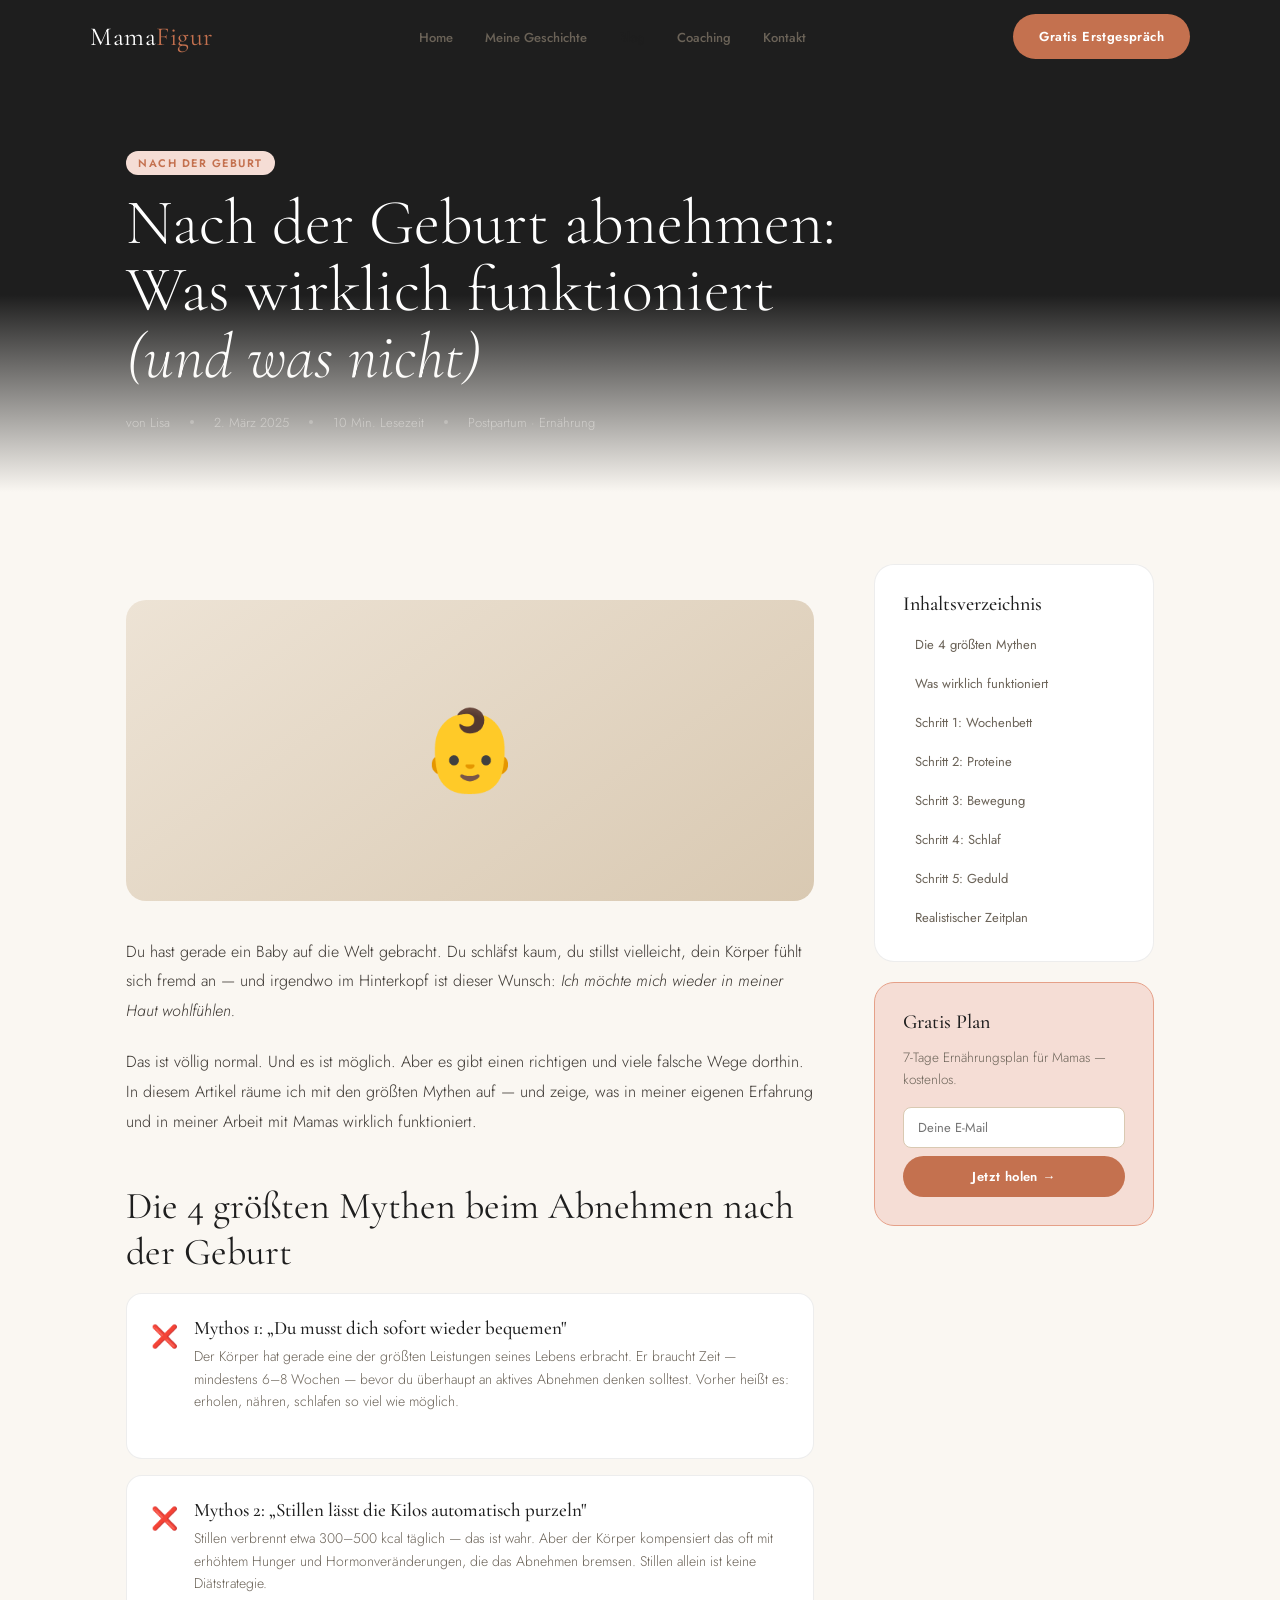
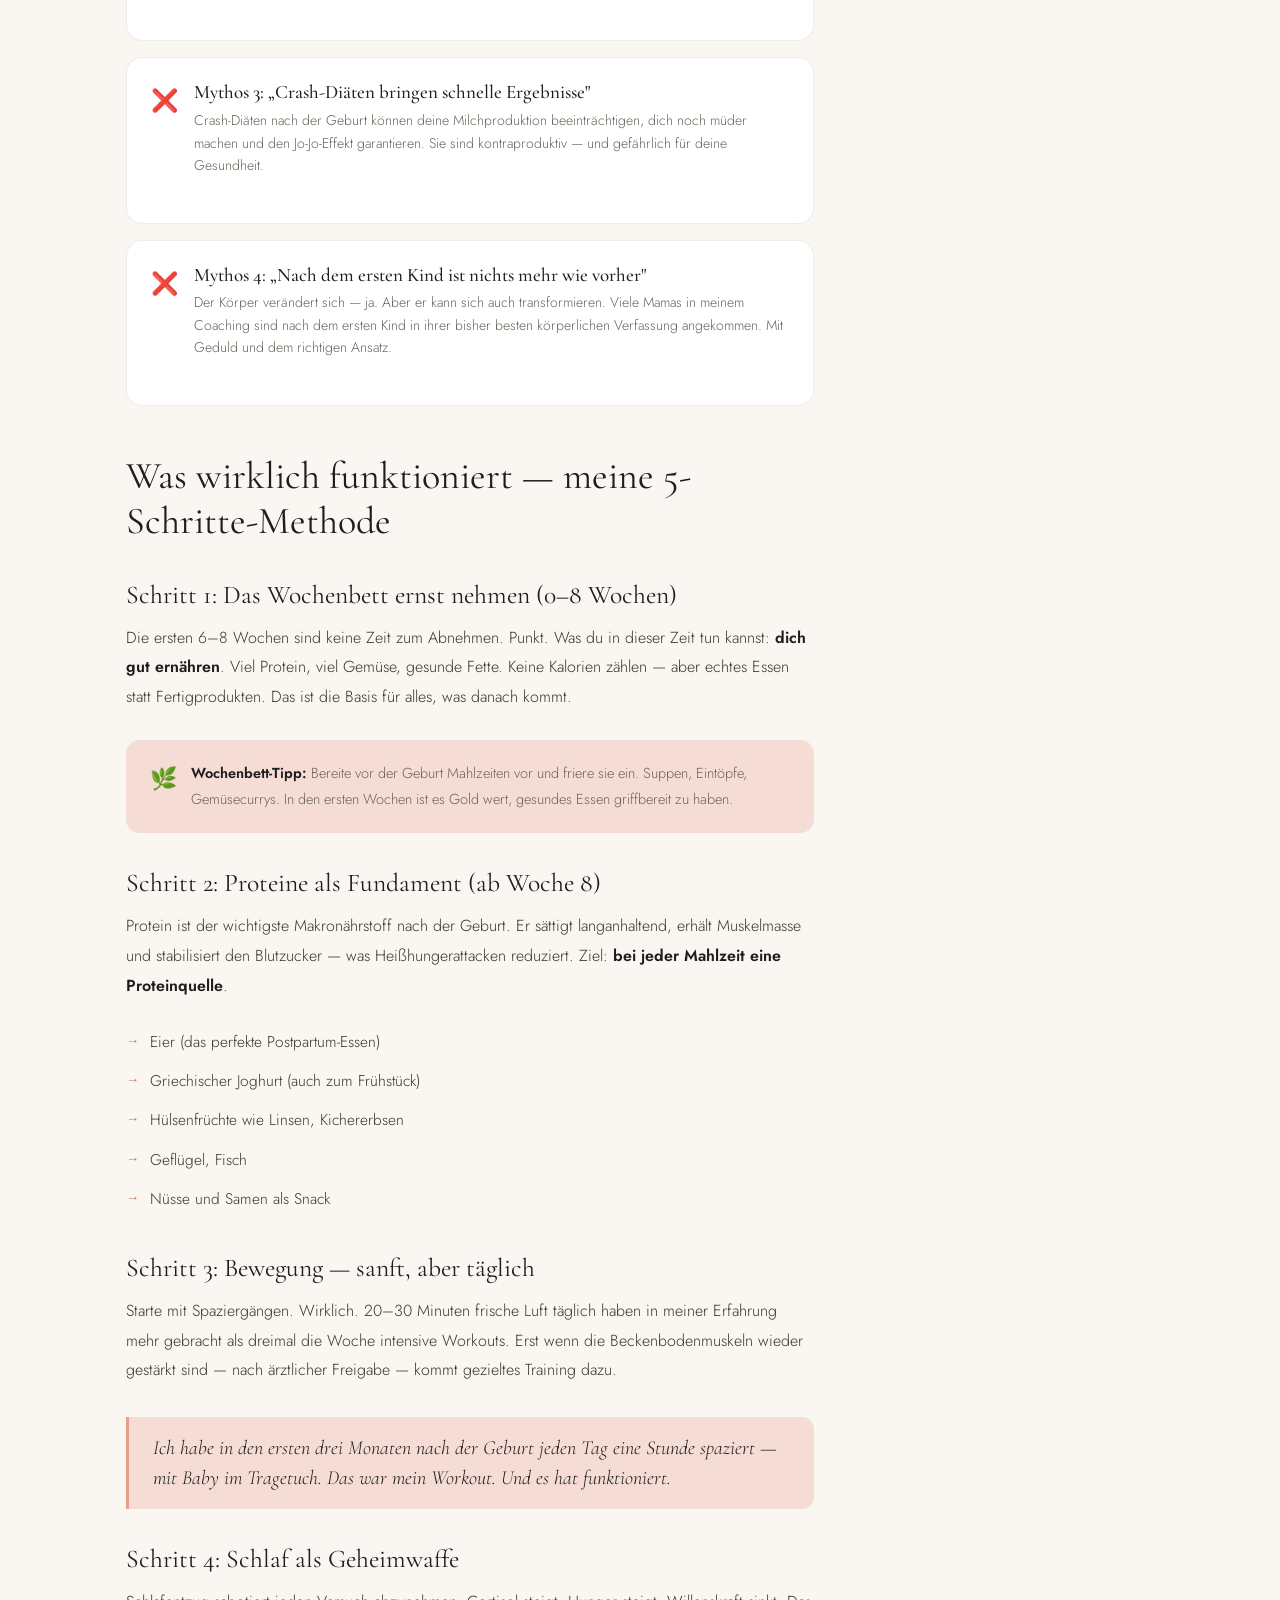
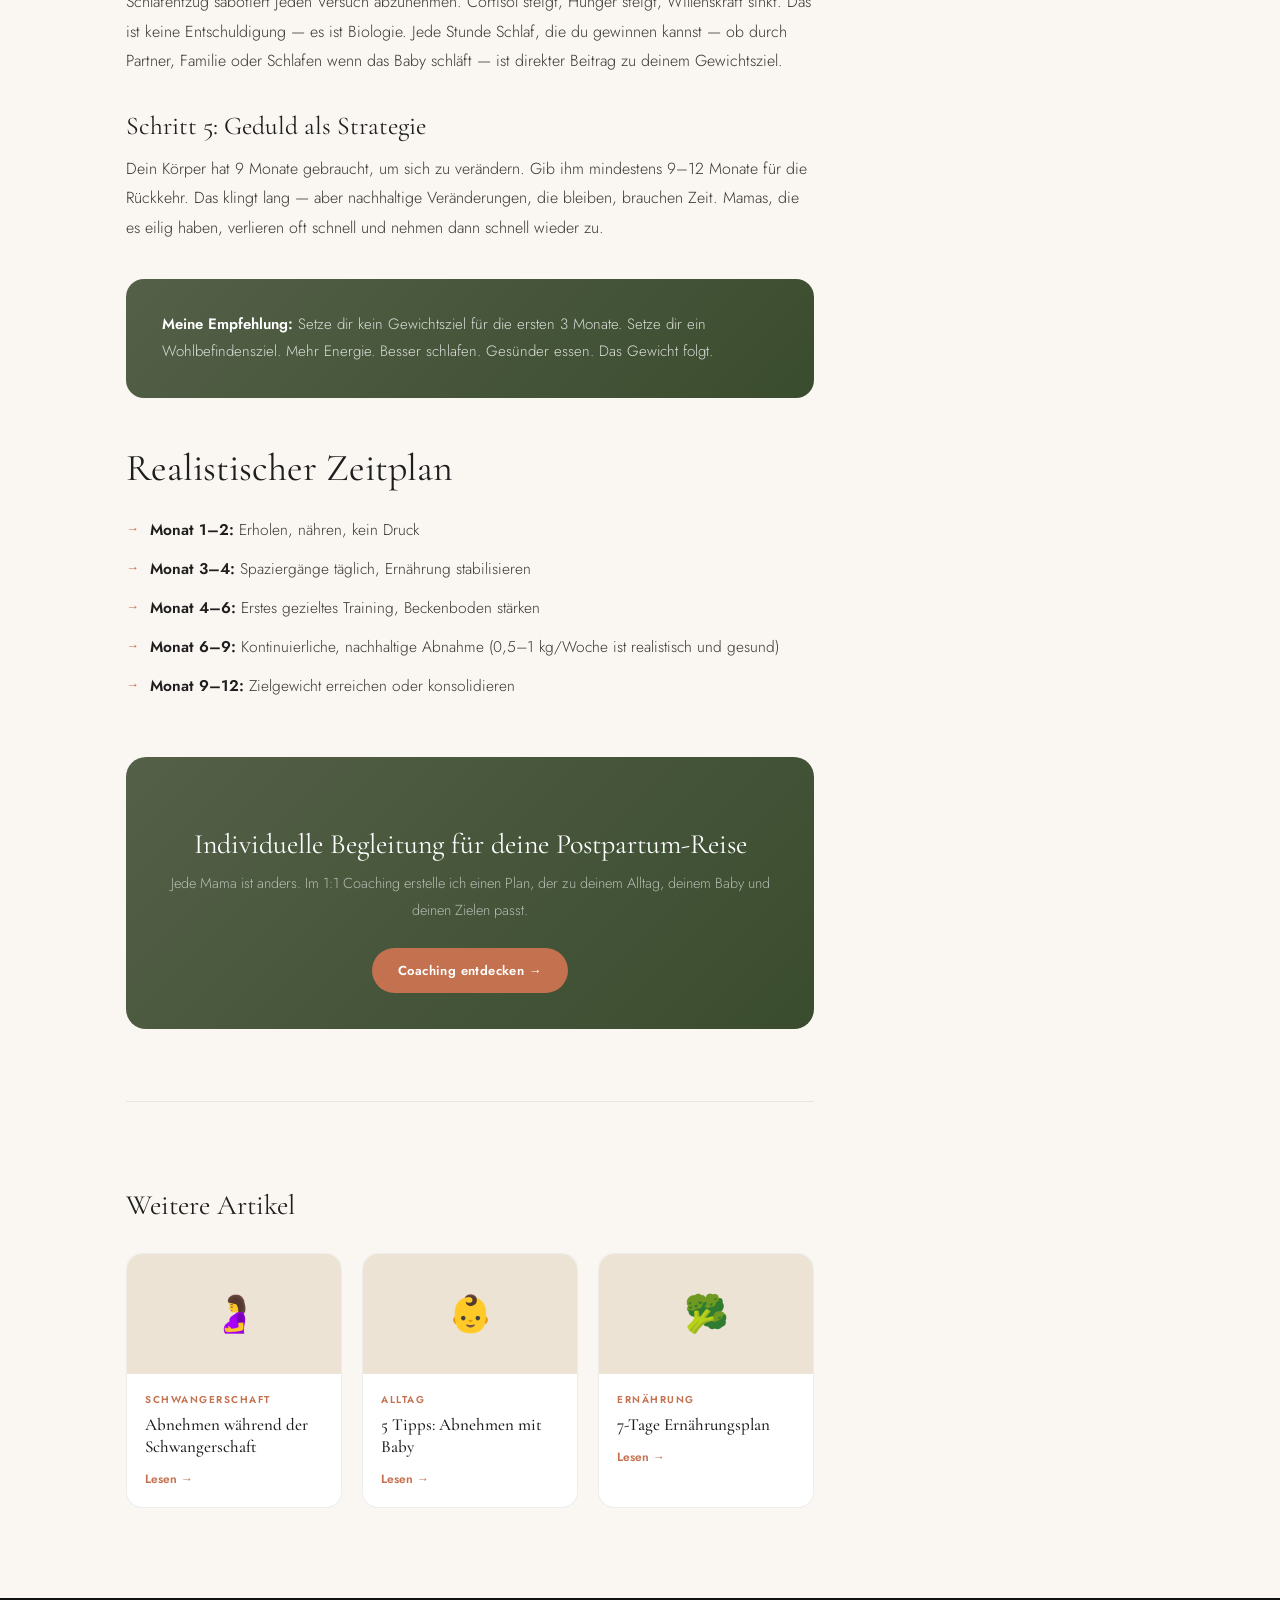
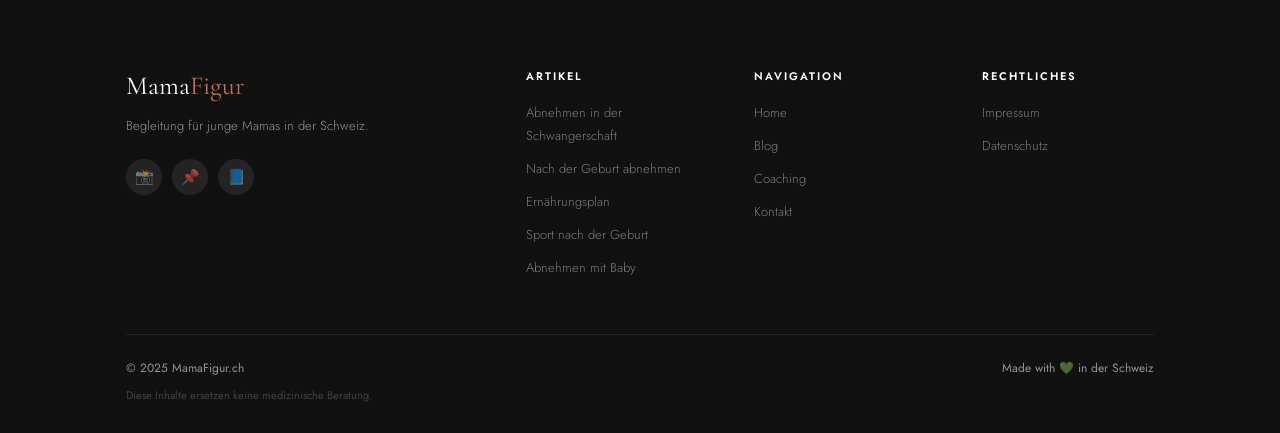
<file: articles/nach-geburt-abnehmen.html>
<!DOCTYPE html>
<html lang="de">
<head>
<meta charset="UTF-8"/><meta name="viewport" content="width=device-width,initial-scale=1.0"/>
<title>Nach der Geburt abnehmen: Was wirklich funktioniert — MamaFigur.ch</title>
<meta name="description" content="Mythen über das Abnehmen nach der Geburt aufgeräumt. Was wirklich funktioniert — aus der Praxis einer jungen Mama und Ernährungsberaterin."/>
<meta name="keywords" content="nach geburt abnehmen, abnehmen nach schwangerschaft, postpartum gewicht verlieren, babybauch loswerden"/>
<link rel="stylesheet" href="../css/style.css"/>
<style>
.article-layout{display:grid;grid-template-columns:1fr 280px;gap:60px;align-items:start}
.sidebar-card{background:#fff;border-radius:20px;padding:28px;border:1px solid var(--border);margin-bottom:20px}
.sidebar-card h4{font-family:var(--fd);font-size:20px;font-weight:500;margin-bottom:14px}
.sidebar-card p{font-size:13.5px;color:var(--mid);line-height:1.65;font-weight:300;margin-bottom:16px}
.sidebar-toc{display:flex;flex-direction:column;gap:8px}
.sidebar-toc a{font-size:13px;color:var(--mid);padding:6px 10px;border-radius:8px;transition:var(--tr);border-left:2px solid transparent}
.sidebar-toc a:hover{background:var(--terra-p);color:var(--terra);border-left-color:var(--terra)}
.myth-card{background:#fff;border-radius:16px;padding:24px;border:1px solid var(--border);margin-bottom:16px;display:flex;gap:16px;align-items:flex-start}
.myth-x{font-size:22px;flex-shrink:0;margin-top:2px}
.myth-card h4{font-family:var(--fd);font-size:19px;font-weight:500;margin-bottom:6px}
.myth-card p{font-size:14px;color:var(--mid);font-weight:300;line-height:1.6}
@media(max-width:820px){.article-layout{grid-template-columns:1fr}.article-sidebar{display:none}}
</style>
</head>
<body>
<nav class="nav"><div class="nav-inner">
  <a href="../index.html" class="logo">Mama<span>Figur</span></a>
  <ul class="nav-links">
    <li><a href="../index.html">Home</a></li><li><a href="../meine-geschichte.html">Meine Geschichte</a></li>
    <li><a href="../blog.html" class="active">Blog</a></li><li><a href="../coaching.html">Coaching</a></li><li><a href="../kontakt.html">Kontakt</a></li>
  </ul>
  <a href="../kontakt.html" class="btn btn--primary">Gratis Erstgespräch</a>
  <button class="nav-hamburger"><span></span><span></span><span></span></button>
</div></nav>
<div class="mobile-menu"><button class="mobile-menu-close">✕</button>
  <a href="../index.html">Home</a><a href="../meine-geschichte.html">Meine Geschichte</a>
  <a href="../blog.html">Blog</a><a href="../coaching.html">Coaching</a><a href="../kontakt.html">Kontakt</a>
</div>

<div class="article-hero">
  <div class="container">
    <span class="article-tag">Nach der Geburt</span>
    <h1>Nach der Geburt abnehmen:<br>Was wirklich funktioniert<br><em>(und was nicht)</em></h1>
    <div class="article-meta-bar">
      <span>von Lisa</span><span class="dot"></span>
      <span>2. März 2025</span><span class="dot"></span>
      <span>10 Min. Lesezeit</span><span class="dot"></span>
      <span>Postpartum · Ernährung</span>
    </div>
  </div>
</div>

<section class="article-body">
  <div class="container">
    <div class="article-layout">
      <div class="article-content">

        <div class="article-image">👶</div>

        <p>Du hast gerade ein Baby auf die Welt gebracht. Du schläfst kaum, du stillst vielleicht, dein Körper fühlt sich fremd an — und irgendwo im Hinterkopf ist dieser Wunsch: <em>Ich möchte mich wieder in meiner Haut wohlfühlen.</em></p>

        <p>Das ist völlig normal. Und es ist möglich. Aber es gibt einen richtigen und viele falsche Wege dorthin. In diesem Artikel räume ich mit den größten Mythen auf — und zeige, was in meiner eigenen Erfahrung und in meiner Arbeit mit Mamas wirklich funktioniert.</p>

        <h2 id="mythen">Die 4 größten Mythen beim Abnehmen nach der Geburt</h2>

        <div class="myth-card"><span class="myth-x">❌</span><div><h4>Mythos 1: „Du musst dich sofort wieder bequemen"</h4><p>Der Körper hat gerade eine der größten Leistungen seines Lebens erbracht. Er braucht Zeit — mindestens 6–8 Wochen — bevor du überhaupt an aktives Abnehmen denken solltest. Vorher heißt es: erholen, nähren, schlafen so viel wie möglich.</p></div></div>

        <div class="myth-card"><span class="myth-x">❌</span><div><h4>Mythos 2: „Stillen lässt die Kilos automatisch purzeln"</h4><p>Stillen verbrennt etwa 300–500 kcal täglich — das ist wahr. Aber der Körper kompensiert das oft mit erhöhtem Hunger und Hormonveränderungen, die das Abnehmen bremsen. Stillen allein ist keine Diätstrategie.</p></div></div>

        <div class="myth-card"><span class="myth-x">❌</span><div><h4>Mythos 3: „Crash-Diäten bringen schnelle Ergebnisse"</h4><p>Crash-Diäten nach der Geburt können deine Milchproduktion beeinträchtigen, dich noch müder machen und den Jo-Jo-Effekt garantieren. Sie sind kontraproduktiv — und gefährlich für deine Gesundheit.</p></div></div>

        <div class="myth-card"><span class="myth-x">❌</span><div><h4>Mythos 4: „Nach dem ersten Kind ist nichts mehr wie vorher"</h4><p>Der Körper verändert sich — ja. Aber er kann sich auch transformieren. Viele Mamas in meinem Coaching sind nach dem ersten Kind in ihrer bisher besten körperlichen Verfassung angekommen. Mit Geduld und dem richtigen Ansatz.</p></div></div>

        <h2 id="was-funktioniert">Was wirklich funktioniert — meine 5-Schritte-Methode</h2>

        <h3 id="schritt1">Schritt 1: Das Wochenbett ernst nehmen (0–8 Wochen)</h3>
        <p>Die ersten 6–8 Wochen sind keine Zeit zum Abnehmen. Punkt. Was du in dieser Zeit tun kannst: <strong>dich gut ernähren</strong>. Viel Protein, viel Gemüse, gesunde Fette. Keine Kalorien zählen — aber echtes Essen statt Fertigprodukten. Das ist die Basis für alles, was danach kommt.</p>

        <div class="tip"><span class="tip-icon">🌿</span><p><strong>Wochenbett-Tipp:</strong> Bereite vor der Geburt Mahlzeiten vor und friere sie ein. Suppen, Eintöpfe, Gemüsecurrys. In den ersten Wochen ist es Gold wert, gesundes Essen griffbereit zu haben.</p></div>

        <h3 id="schritt2">Schritt 2: Proteine als Fundament (ab Woche 8)</h3>
        <p>Protein ist der wichtigste Makronährstoff nach der Geburt. Er sättigt langanhaltend, erhält Muskelmasse und stabilisiert den Blutzucker — was Heißhungerattacken reduziert. Ziel: <strong>bei jeder Mahlzeit eine Proteinquelle</strong>.</p>
        <ul>
          <li>Eier (das perfekte Postpartum-Essen)</li>
          <li>Griechischer Joghurt (auch zum Frühstück)</li>
          <li>Hülsenfrüchte wie Linsen, Kichererbsen</li>
          <li>Geflügel, Fisch</li>
          <li>Nüsse und Samen als Snack</li>
        </ul>

        <h3 id="schritt3">Schritt 3: Bewegung — sanft, aber täglich</h3>
        <p>Starte mit Spaziergängen. Wirklich. 20–30 Minuten frische Luft täglich haben in meiner Erfahrung mehr gebracht als dreimal die Woche intensive Workouts. Erst wenn die Beckenbodenmuskeln wieder gestärkt sind — nach ärztlicher Freigabe — kommt gezieltes Training dazu.</p>

        <blockquote><p>Ich habe in den ersten drei Monaten nach der Geburt jeden Tag eine Stunde spaziert — mit Baby im Tragetuch. Das war mein Workout. Und es hat funktioniert.</p></blockquote>

        <h3 id="schritt4">Schritt 4: Schlaf als Geheimwaffe</h3>
        <p>Schlafentzug sabotiert jeden Versuch abzunehmen. Cortisol steigt, Hunger steigt, Willenskraft sinkt. Das ist keine Entschuldigung — es ist Biologie. Jede Stunde Schlaf, die du gewinnen kannst — ob durch Partner, Familie oder Schlafen wenn das Baby schläft — ist direkter Beitrag zu deinem Gewichtsziel.</p>

        <h3 id="schritt5">Schritt 5: Geduld als Strategie</h3>
        <p>Dein Körper hat 9 Monate gebraucht, um sich zu verändern. Gib ihm mindestens 9–12 Monate für die Rückkehr. Das klingt lang — aber nachhaltige Veränderungen, die bleiben, brauchen Zeit. Mamas, die es eilig haben, verlieren oft schnell und nehmen dann schnell wieder zu.</p>

        <div class="highlight-box"><p><strong>Meine Empfehlung:</strong> Setze dir kein Gewichtsziel für die ersten 3 Monate. Setze dir ein Wohlbefindensziel. Mehr Energie. Besser schlafen. Gesünder essen. Das Gewicht folgt.</p></div>

        <h2 id="zeitplan">Realistischer Zeitplan</h2>
        <ul>
          <li><strong>Monat 1–2:</strong> Erholen, nähren, kein Druck</li>
          <li><strong>Monat 3–4:</strong> Spaziergänge täglich, Ernährung stabilisieren</li>
          <li><strong>Monat 4–6:</strong> Erstes gezieltes Training, Beckenboden stärken</li>
          <li><strong>Monat 6–9:</strong> Kontinuierliche, nachhaltige Abnahme (0,5–1 kg/Woche ist realistisch und gesund)</li>
          <li><strong>Monat 9–12:</strong> Zielgewicht erreichen oder konsolidieren</li>
        </ul>

        <div class="article-cta">
          <h3>Individuelle Begleitung für deine Postpartum-Reise</h3>
          <p>Jede Mama ist anders. Im 1:1 Coaching erstelle ich einen Plan, der zu deinem Alltag, deinem Baby und deinen Zielen passt.</p>
          <a href="../coaching.html" class="btn btn--primary">Coaching entdecken →</a>
        </div>

        <div class="related-articles">
          <h3 style="font-family:var(--fd);font-size:28px;font-weight:400;margin-bottom:6px">Weitere Artikel</h3>
          <div class="related-grid">
            <a href="abnehmen-schwangerschaft.html" class="related-card"><div class="related-card-img">🤰</div><div class="related-card-body"><div class="related-card-cat">Schwangerschaft</div><h4>Abnehmen während der Schwangerschaft</h4><span class="read">Lesen</span></div></a>
            <a href="abnehmen-mit-baby.html" class="related-card"><div class="related-card-img">👶</div><div class="related-card-body"><div class="related-card-cat">Alltag</div><h4>5 Tipps: Abnehmen mit Baby</h4><span class="read">Lesen</span></div></a>
            <a href="ernaehrungsplan.html" class="related-card"><div class="related-card-img">🥦</div><div class="related-card-body"><div class="related-card-cat">Ernährung</div><h4>7-Tage Ernährungsplan</h4><span class="read">Lesen</span></div></a>
          </div>
        </div>
      </div>

      <aside class="article-sidebar">
        <div class="sidebar-card">
          <h4>Inhaltsverzeichnis</h4>
          <nav class="sidebar-toc">
            <a href="#mythen">Die 4 größten Mythen</a>
            <a href="#was-funktioniert">Was wirklich funktioniert</a>
            <a href="#schritt1">Schritt 1: Wochenbett</a>
            <a href="#schritt2">Schritt 2: Proteine</a>
            <a href="#schritt3">Schritt 3: Bewegung</a>
            <a href="#schritt4">Schritt 4: Schlaf</a>
            <a href="#schritt5">Schritt 5: Geduld</a>
            <a href="#zeitplan">Realistischer Zeitplan</a>
          </nav>
        </div>
        <div class="sidebar-card" style="background:var(--terra-p);border-color:var(--terra-l)">
          <h4>Gratis Plan</h4>
          <p>7-Tage Ernährungsplan für Mamas — kostenlos.</p>
          <form action="https://formspree.io/f/YOURFORMID" method="POST" style="display:flex;flex-direction:column;gap:8px">
            <input type="email" name="email" placeholder="Deine E-Mail" required style="padding:10px 14px;border-radius:8px;border:1.5px solid var(--sand-d);font-family:var(--fb);font-size:13px;outline:none"/>
            <input type="hidden" name="_subject" value="Gratis Plan"/>
            <button type="submit" class="btn btn--primary" style="justify-content:center;padding:11px">Jetzt holen →</button>
          </form>
        </div>
      </aside>
    </div>
  </div>
</section>

<footer><div class="container">
  <div class="footer-grid">
    <div class="footer-brand"><a href="../index.html" class="footer-logo">Mama<span>Figur</span></a><p>Begleitung für junge Mamas in der Schweiz.</p><div class="footer-social"><a href="#">📸</a><a href="#">📌</a><a href="#">📘</a></div></div>
    <div class="footer-col"><h4>Artikel</h4><ul><li><a href="abnehmen-schwangerschaft.html">Abnehmen in der Schwangerschaft</a></li><li><a href="nach-geburt-abnehmen.html">Nach der Geburt abnehmen</a></li><li><a href="ernaehrungsplan.html">Ernährungsplan</a></li><li><a href="sport-nach-geburt.html">Sport nach der Geburt</a></li><li><a href="abnehmen-mit-baby.html">Abnehmen mit Baby</a></li></ul></div>
    <div class="footer-col"><h4>Navigation</h4><ul><li><a href="../index.html">Home</a></li><li><a href="../blog.html">Blog</a></li><li><a href="../coaching.html">Coaching</a></li><li><a href="../kontakt.html">Kontakt</a></li></ul></div>
    <div class="footer-col"><h4>Rechtliches</h4><ul><li><a href="../kontakt.html#impressum">Impressum</a></li><li><a href="../kontakt.html#datenschutz">Datenschutz</a></li></ul></div>
  </div>
  <div class="footer-bottom"><span>© 2025 MamaFigur.ch</span><span>Made with 💚 in der Schweiz</span></div>
  <p class="footer-disc">Diese Inhalte ersetzen keine medizinische Beratung.</p>
</div></footer>
<script src="../js/main.js"></script>
</body></html>
</file>
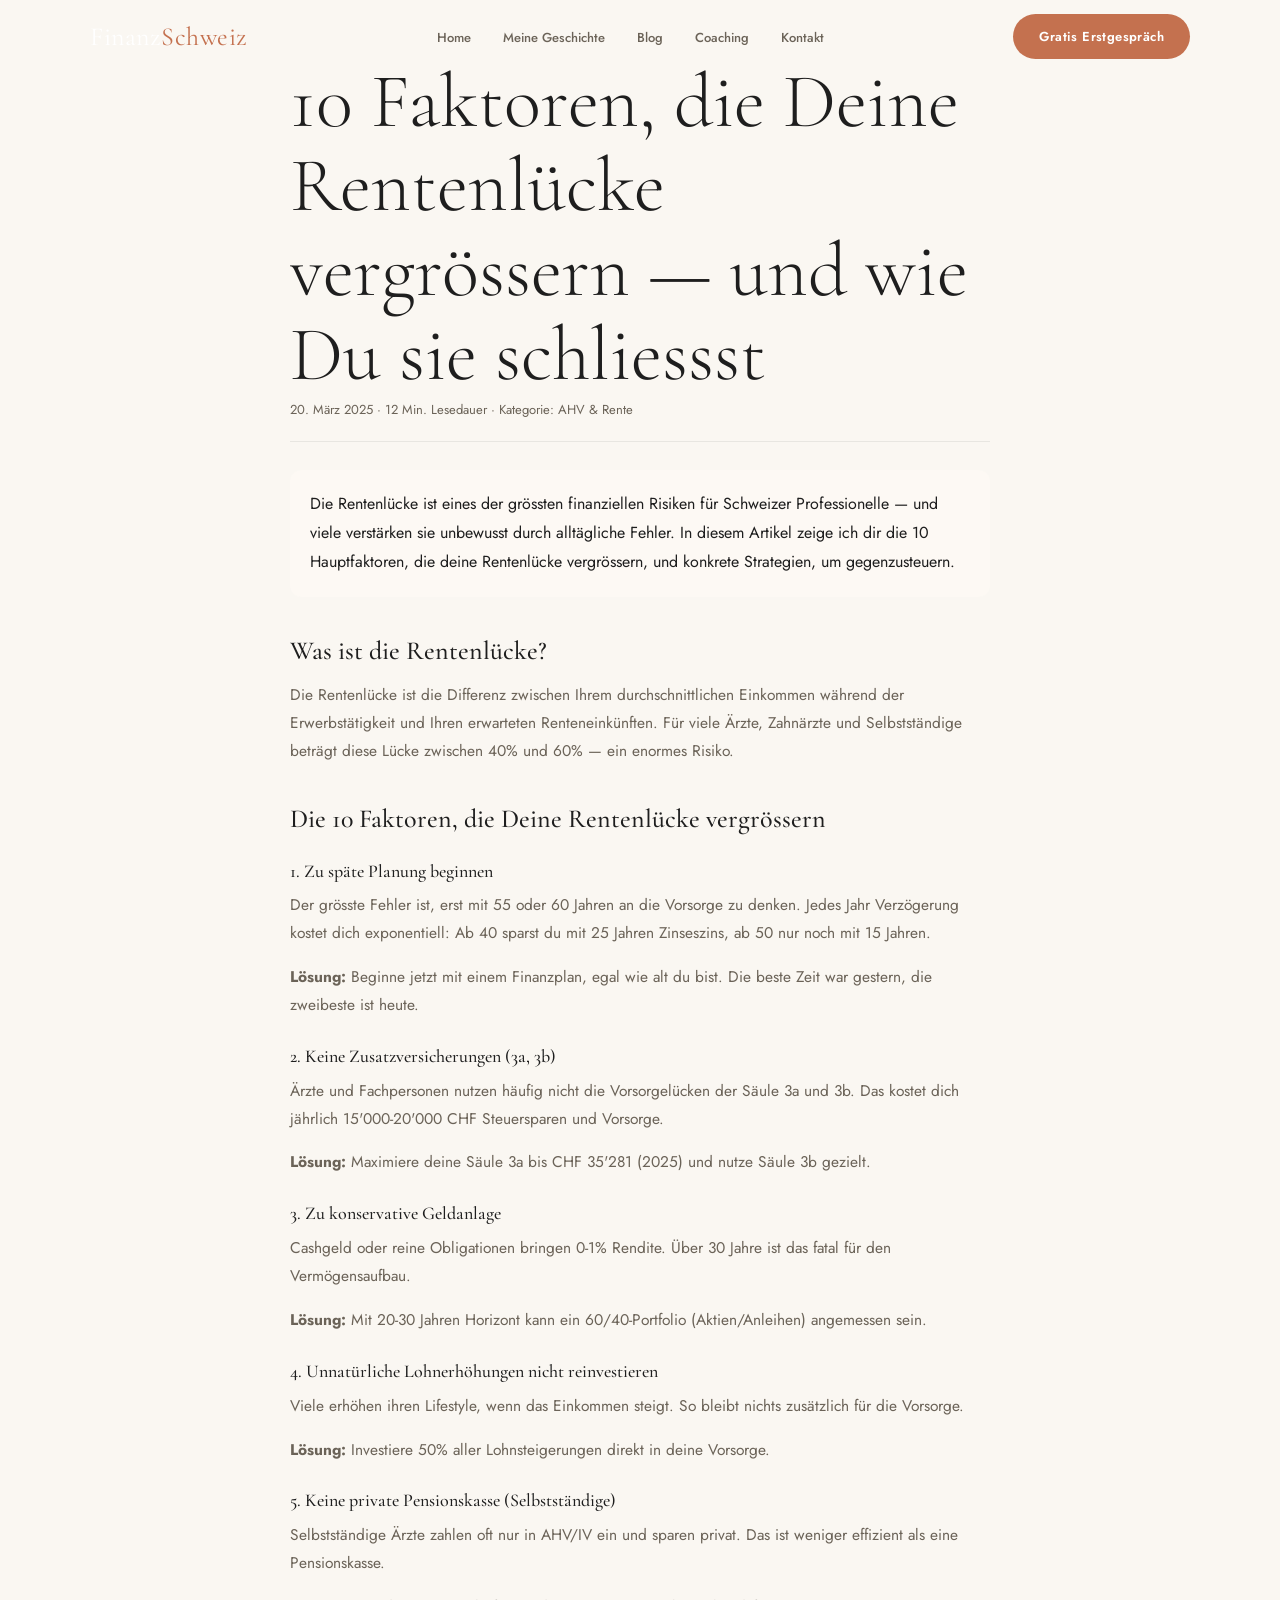
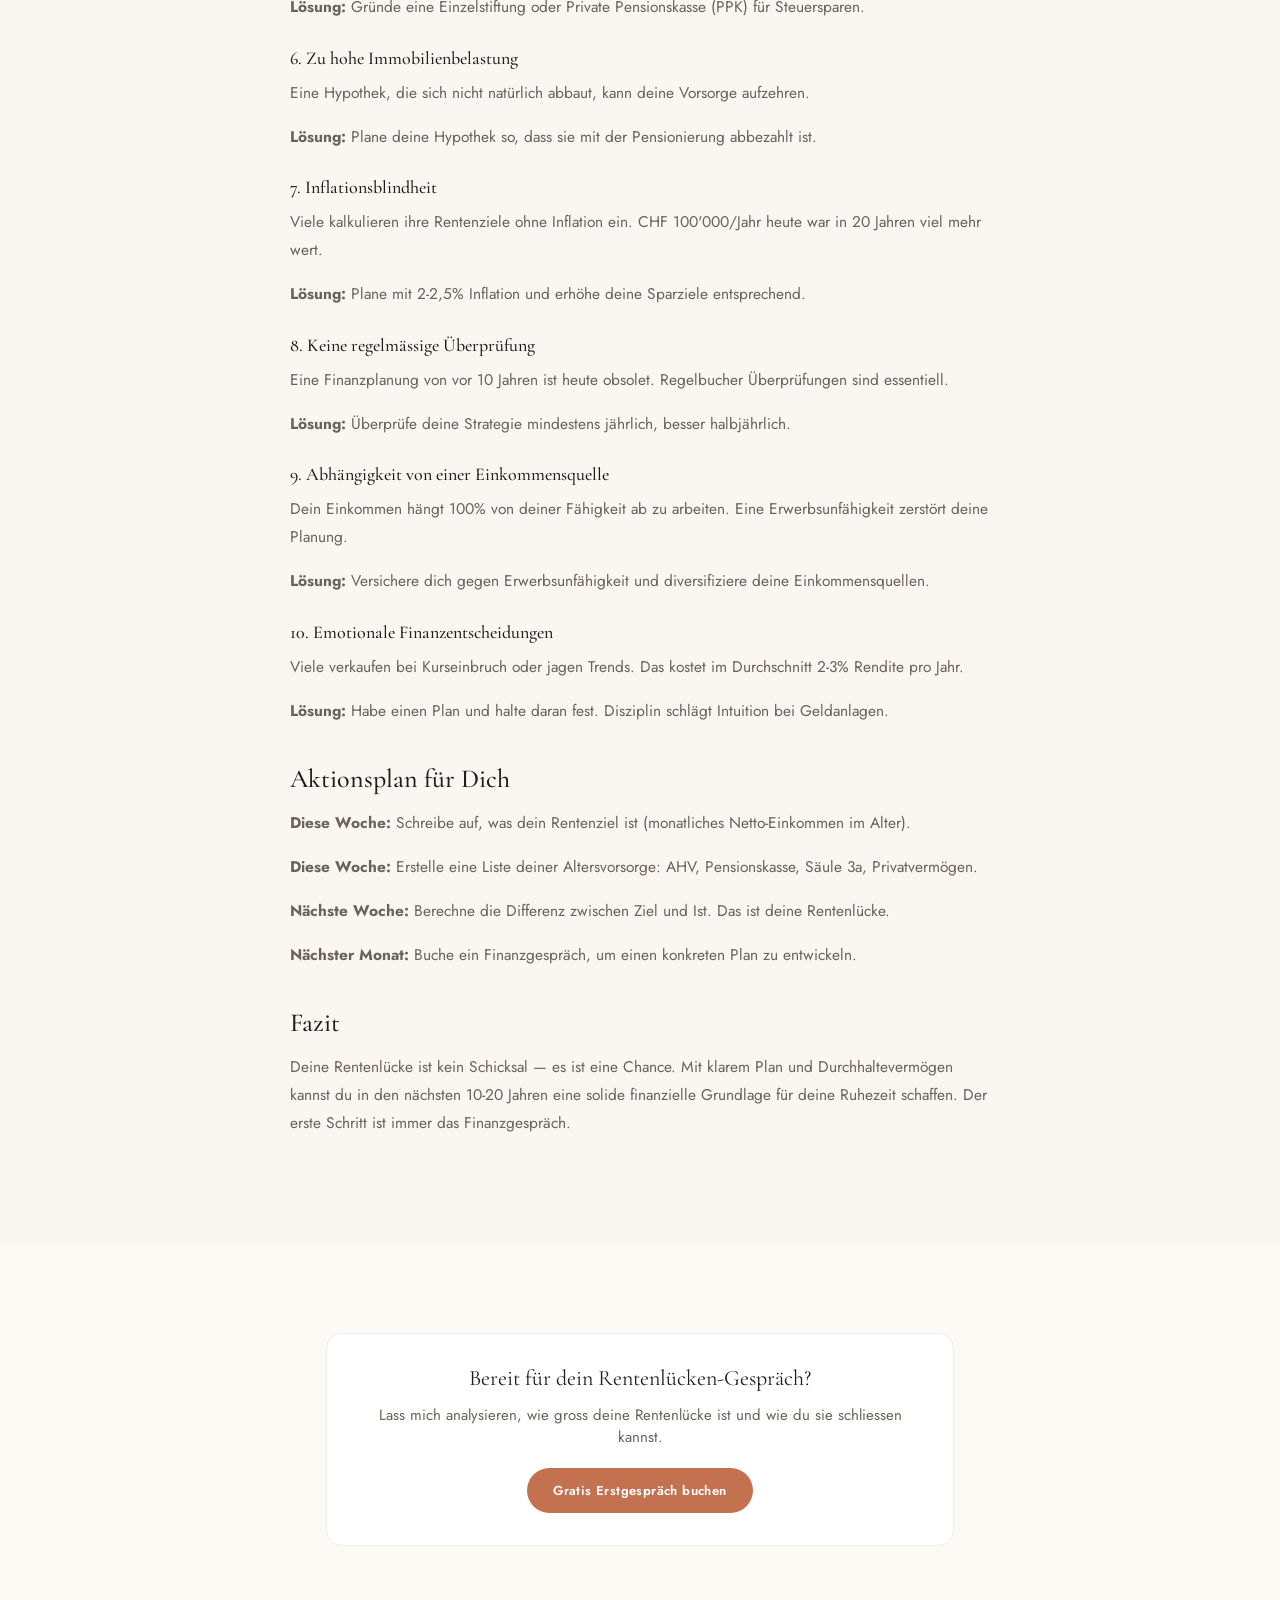
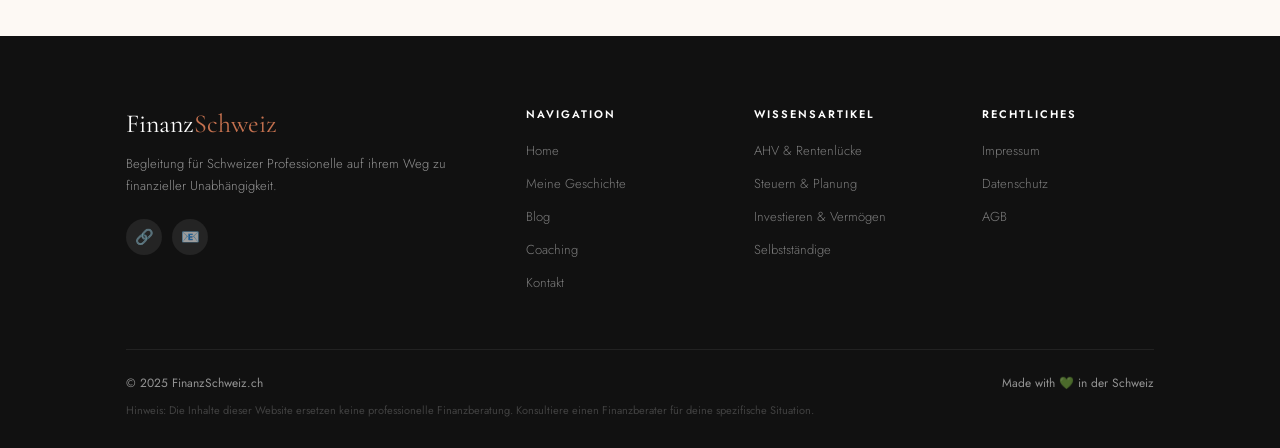
<file: articles/rentenluecke-10-faktoren.html>
<!DOCTYPE html>
<html lang="de">
<head>
<meta charset="UTF-8"/><meta name="viewport" content="width=device-width,initial-scale=1.0"/>
<title>10 Faktoren, die Deine Rentenlücke vergrössern — FinanzSchweiz.ch</title>
<meta name="description" content="Entdecke die 10 grössten Faktoren, die Deine Rentenlücke vergrössern und erfahre konkrete Strategien, um sie zu schliessen."/>
<link rel="stylesheet" href="../css/style.css"/>
<style>
.article-box{max-width:700px;margin:0 auto;line-height:1.8;color:var(--txt)}
.article-box h2{font-family:var(--fd);font-size:26px;font-weight:500;margin-top:40px;margin-bottom:16px;color:var(--coal)}
.article-box h3{font-family:var(--fd);font-size:18px;font-weight:500;margin-top:28px;margin-bottom:10px;color:var(--coal)}
.article-box p{font-size:15.5px;margin-bottom:16px;color:var(--mid)}
.article-box ul{margin-left:24px;margin-bottom:16px;font-size:15px}
.article-box li{margin-bottom:10px}
.article-meta{font-size:13px;color:var(--mid);margin-bottom:28px;border-bottom:1px solid var(--border);padding-bottom:20px}
.article-intro{font-size:16px;color:var(--txt);font-weight:400;margin-bottom:32px;padding:20px;background:var(--warm);border-radius:12px}
</style>
</head>
<body>
<nav class="nav"><div class="nav-inner">
  <a href="../index.html" class="logo">Finanz<span>Schweiz</span></a>
  <ul class="nav-links">
    <li><a href="../index.html">Home</a></li><li><a href="../meine-geschichte.html">Meine Geschichte</a></li>
    <li><a href="../blog.html">Blog</a></li><li><a href="../coaching.html">Coaching</a></li>
    <li><a href="../kontakt.html">Kontakt</a></li>
  </ul>
  <a href="../kontakt.html" class="btn btn--primary">Gratis Erstgespräch</a>
  <button class="nav-hamburger"><span></span><span></span><span></span></button>
</div></nav>

<section class="section" style="padding-top:60px">
<div class="container"><div class="article-box">
<h1>10 Faktoren, die Deine Rentenlücke vergrössern — und wie Du sie schliessst</h1>
<div class="article-meta">20. März 2025 · 12 Min. Lesedauer · Kategorie: AHV &amp; Rente</div>

<div class="article-intro">
Die Rentenlücke ist eines der grössten finanziellen Risiken für Schweizer Professionelle — und viele verstärken sie unbewusst durch alltägliche Fehler. In diesem Artikel zeige ich dir die 10 Hauptfaktoren, die deine Rentenlücke vergrössern, und konkrete Strategien, um gegenzusteuern.
</div>

<h2>Was ist die Rentenlücke?</h2>
<p>Die Rentenlücke ist die Differenz zwischen Ihrem durchschnittlichen Einkommen während der Erwerbstätigkeit und Ihren erwarteten Renteneinkünften. Für viele Ärzte, Zahnärzte und Selbstständige beträgt diese Lücke zwischen 40% und 60% — ein enormes Risiko.</p>

<h2>Die 10 Faktoren, die Deine Rentenlücke vergrössern</h2>

<h3>1. Zu späte Planung beginnen</h3>
<p>Der grösste Fehler ist, erst mit 55 oder 60 Jahren an die Vorsorge zu denken. Jedes Jahr Verzögerung kostet dich exponentiell: Ab 40 sparst du mit 25 Jahren Zinseszins, ab 50 nur noch mit 15 Jahren.</p>
<p><strong>Lösung:</strong> Beginne jetzt mit einem Finanzplan, egal wie alt du bist. Die beste Zeit war gestern, die zweibeste ist heute.</p>

<h3>2. Keine Zusatzversicherungen (3a, 3b)</h3>
<p>Ärzte und Fachpersonen nutzen häufig nicht die Vorsorgelücken der Säule 3a und 3b. Das kostet dich jährlich 15'000-20'000 CHF Steuersparen und Vorsorge.</p>
<p><strong>Lösung:</strong> Maximiere deine Säule 3a bis CHF 35'281 (2025) und nutze Säule 3b gezielt.</p>

<h3>3. Zu konservative Geldanlage</h3>
<p>Cashgeld oder reine Obligationen bringen 0-1% Rendite. Über 30 Jahre ist das fatal für den Vermögensaufbau.</p>
<p><strong>Lösung:</strong> Mit 20-30 Jahren Horizont kann ein 60/40-Portfolio (Aktien/Anleihen) angemessen sein.</p>

<h3>4. Unnatürliche Lohnerhöhungen nicht reinvestieren</h3>
<p>Viele erhöhen ihren Lifestyle, wenn das Einkommen steigt. So bleibt nichts zusätzlich für die Vorsorge.</p>
<p><strong>Lösung:</strong> Investiere 50% aller Lohnsteigerungen direkt in deine Vorsorge.</p>

<h3>5. Keine private Pensionskasse (Selbstständige)</h3>
<p>Selbstständige Ärzte zahlen oft nur in AHV/IV ein und sparen privat. Das ist weniger effizient als eine Pensionskasse.</p>
<p><strong>Lösung:</strong> Gründe eine Einzelstiftung oder Private Pensionskasse (PPK) für Steuersparen.</p>

<h3>6. Zu hohe Immobilienbelastung</h3>
<p>Eine Hypothek, die sich nicht natürlich abbaut, kann deine Vorsorge aufzehren.</p>
<p><strong>Lösung:</strong> Plane deine Hypothek so, dass sie mit der Pensionierung abbezahlt ist.</p>

<h3>7. Inflationsblindheit</h3>
<p>Viele kalkulieren ihre Rentenziele ohne Inflation ein. CHF 100'000/Jahr heute war in 20 Jahren viel mehr wert.</p>
<p><strong>Lösung:</strong> Plane mit 2-2,5% Inflation und erhöhe deine Sparziele entsprechend.</p>

<h3>8. Keine regelmässige Überprüfung</h3>
<p>Eine Finanzplanung von vor 10 Jahren ist heute obsolet. Regelbucher Überprüfungen sind essentiell.</p>
<p><strong>Lösung:</strong> Überprüfe deine Strategie mindestens jährlich, besser halbjährlich.</p>

<h3>9. Abhängigkeit von einer Einkommensquelle</h3>
<p>Dein Einkommen hängt 100% von deiner Fähigkeit ab zu arbeiten. Eine Erwerbsunfähigkeit zerstört deine Planung.</p>
<p><strong>Lösung:</strong> Versichere dich gegen Erwerbsunfähigkeit und diversifiziere deine Einkommensquellen.</p>

<h3>10. Emotionale Finanzentscheidungen</h3>
<p>Viele verkaufen bei Kurseinbruch oder jagen Trends. Das kostet im Durchschnitt 2-3% Rendite pro Jahr.</p>
<p><strong>Lösung:</strong> Habe einen Plan und halte daran fest. Disziplin schlägt Intuition bei Geldanlagen.</p>

<h2>Aktionsplan für Dich</h2>
<p><strong>Diese Woche:</strong> Schreibe auf, was dein Rentenziel ist (monatliches Netto-Einkommen im Alter).</p>
<p><strong>Diese Woche:</strong> Erstelle eine Liste deiner Altersvorsorge: AHV, Pensionskasse, Säule 3a, Privatvermögen.</p>
<p><strong>Nächste Woche:</strong> Berechne die Differenz zwischen Ziel und Ist. Das ist deine Rentenlücke.</p>
<p><strong>Nächster Monat:</strong> Buche ein Finanzgespräch, um einen konkreten Plan zu entwickeln.</p>

<h2>Fazit</h2>
<p>Deine Rentenlücke ist kein Schicksal — es ist eine Chance. Mit klarem Plan und Durchhaltevermögen kannst du in den nächsten 10-20 Jahren eine solide finanzielle Grundlage für deine Ruhezeit schaffen. Der erste Schritt ist immer das Finanzgespräch.</p>

</div></div>
</section>

<section class="section section--alt">
<div class="container" style="max-width:700px">
<div style="background:#fff;border-radius:16px;padding:32px;border:1px solid var(--border);text-align:center">
<h3 style="font-family:var(--fd);font-size:22px;margin-bottom:14px">Bereit für dein Rentenlücken-Gespräch?</h3>
<p style="color:var(--mid);font-size:15px;margin-bottom:20px">Lass mich analysieren, wie gross deine Rentenlücke ist und wie du sie schliessen kannst.</p>
<a href="../kontakt.html" class="btn btn--primary">Gratis Erstgespräch buchen</a>
</div>
</div>
</section>

<footer><div class="container">
  <div class="footer-grid">
    <div class="footer-brand"><a href="../index.html" class="footer-logo">Finanz<span style="color:var(--terra)">Schweiz</span></a><p>Begleitung für Schweizer Professionelle auf ihrem Weg zu finanzieller Unabhängigkeit.</p><div class="footer-social"><a href="#">🔗</a><a href="#">📧</a></div></div>
    <div class="footer-col"><h4>Navigation</h4><ul><li><a href="../index.html">Home</a></li><li><a href="../meine-geschichte.html">Meine Geschichte</a></li><li><a href="../blog.html">Blog</a></li><li><a href="../coaching.html">Coaching</a></li><li><a href="../kontakt.html">Kontakt</a></li></ul></div>
    <div class="footer-col"><h4>Wissensartikel</h4><ul><li><a href="../blog.html">AHV &amp; Rentenlücke</a></li><li><a href="../blog.html">Steuern &amp; Planung</a></li><li><a href="../blog.html">Investieren &amp; Vermögen</a></li><li><a href="../blog.html">Selbstständige</a></li></ul></div>
    <div class="footer-col"><h4>Rechtliches</h4><ul><li><a href="../kontakt.html#impressum">Impressum</a></li><li><a href="../kontakt.html#datenschutz">Datenschutz</a></li><li><a href="../kontakt.html">AGB</a></li></ul></div>
  </div>
  <div class="footer-bottom"><span>© 2025 FinanzSchweiz.ch</span><span>Made with 💚 in der Schweiz</span></div>
  <p class="footer-disc">Hinweis: Die Inhalte dieser Website ersetzen keine professionelle Finanzberatung. Konsultiere einen Finanzberater für deine spezifische Situation.</p>
</div></footer>

<script src="../js/main.js"></script>
</body>
</html>
</file>
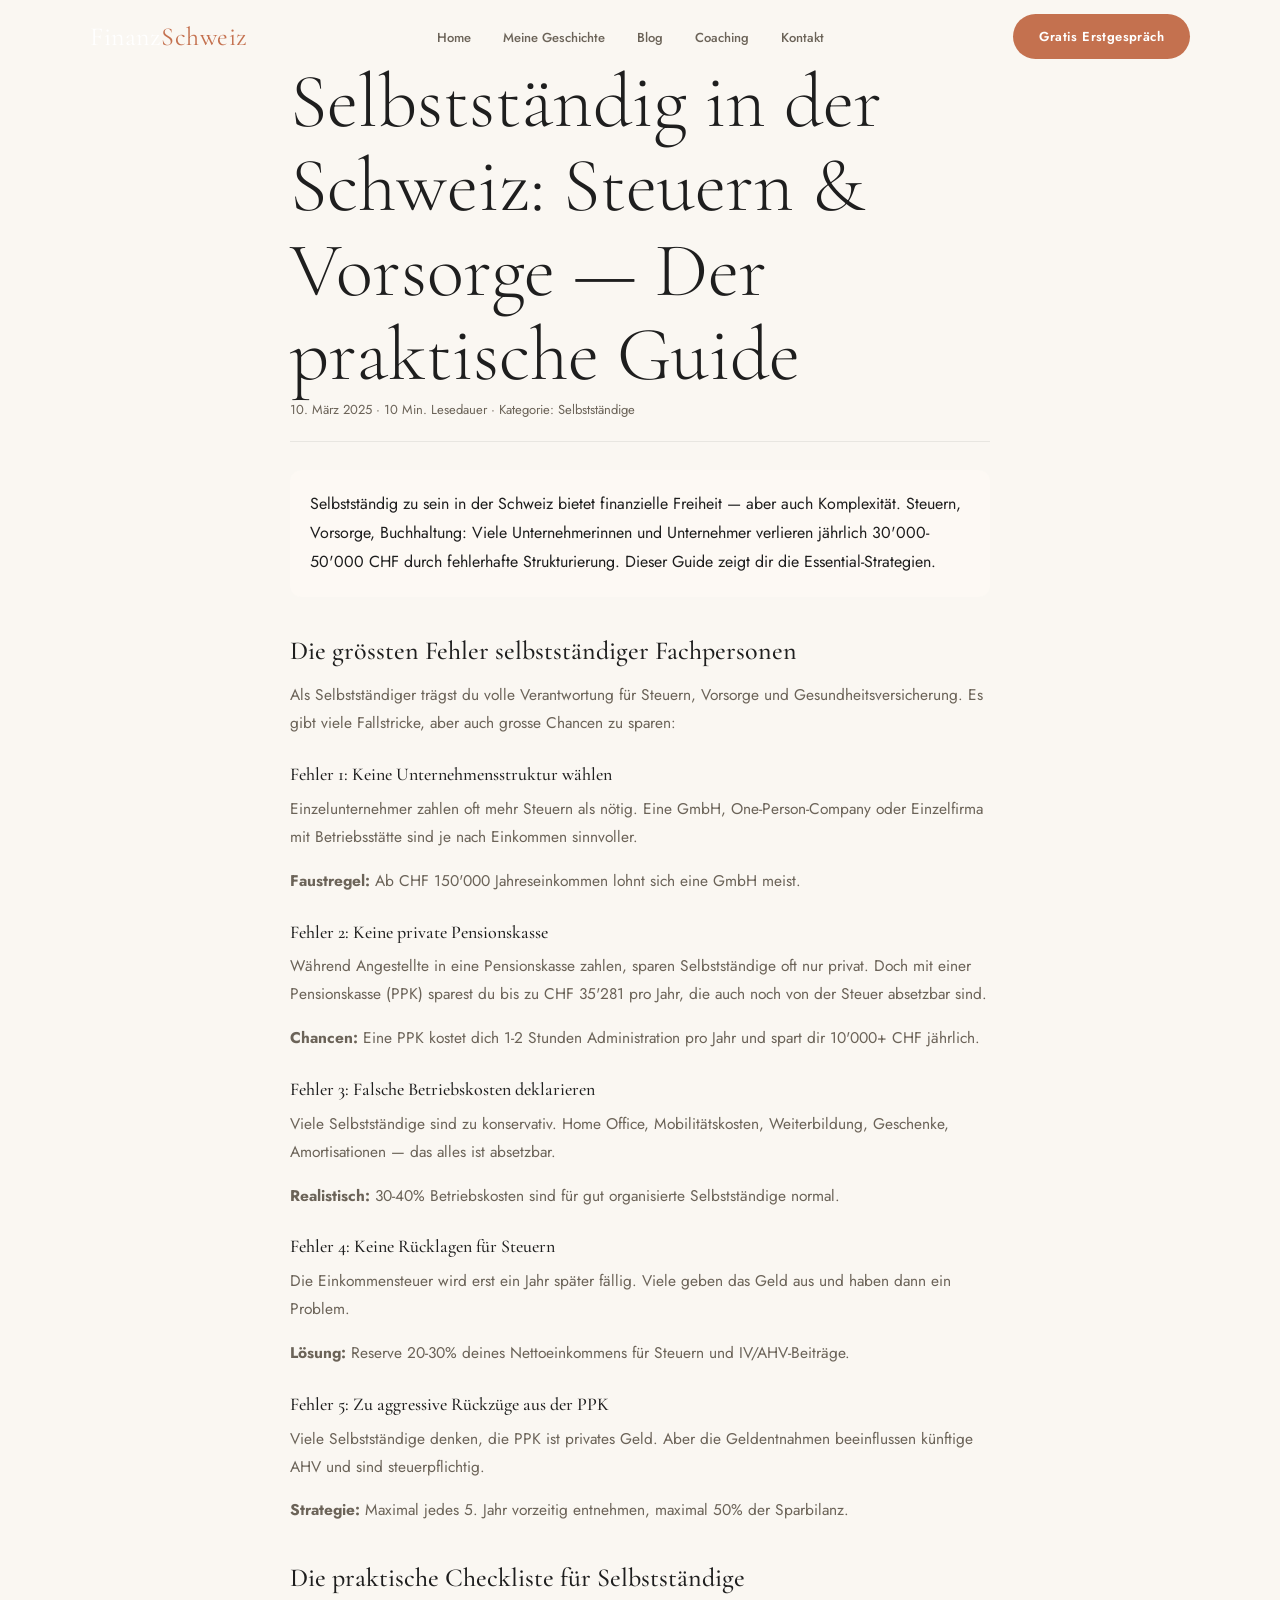
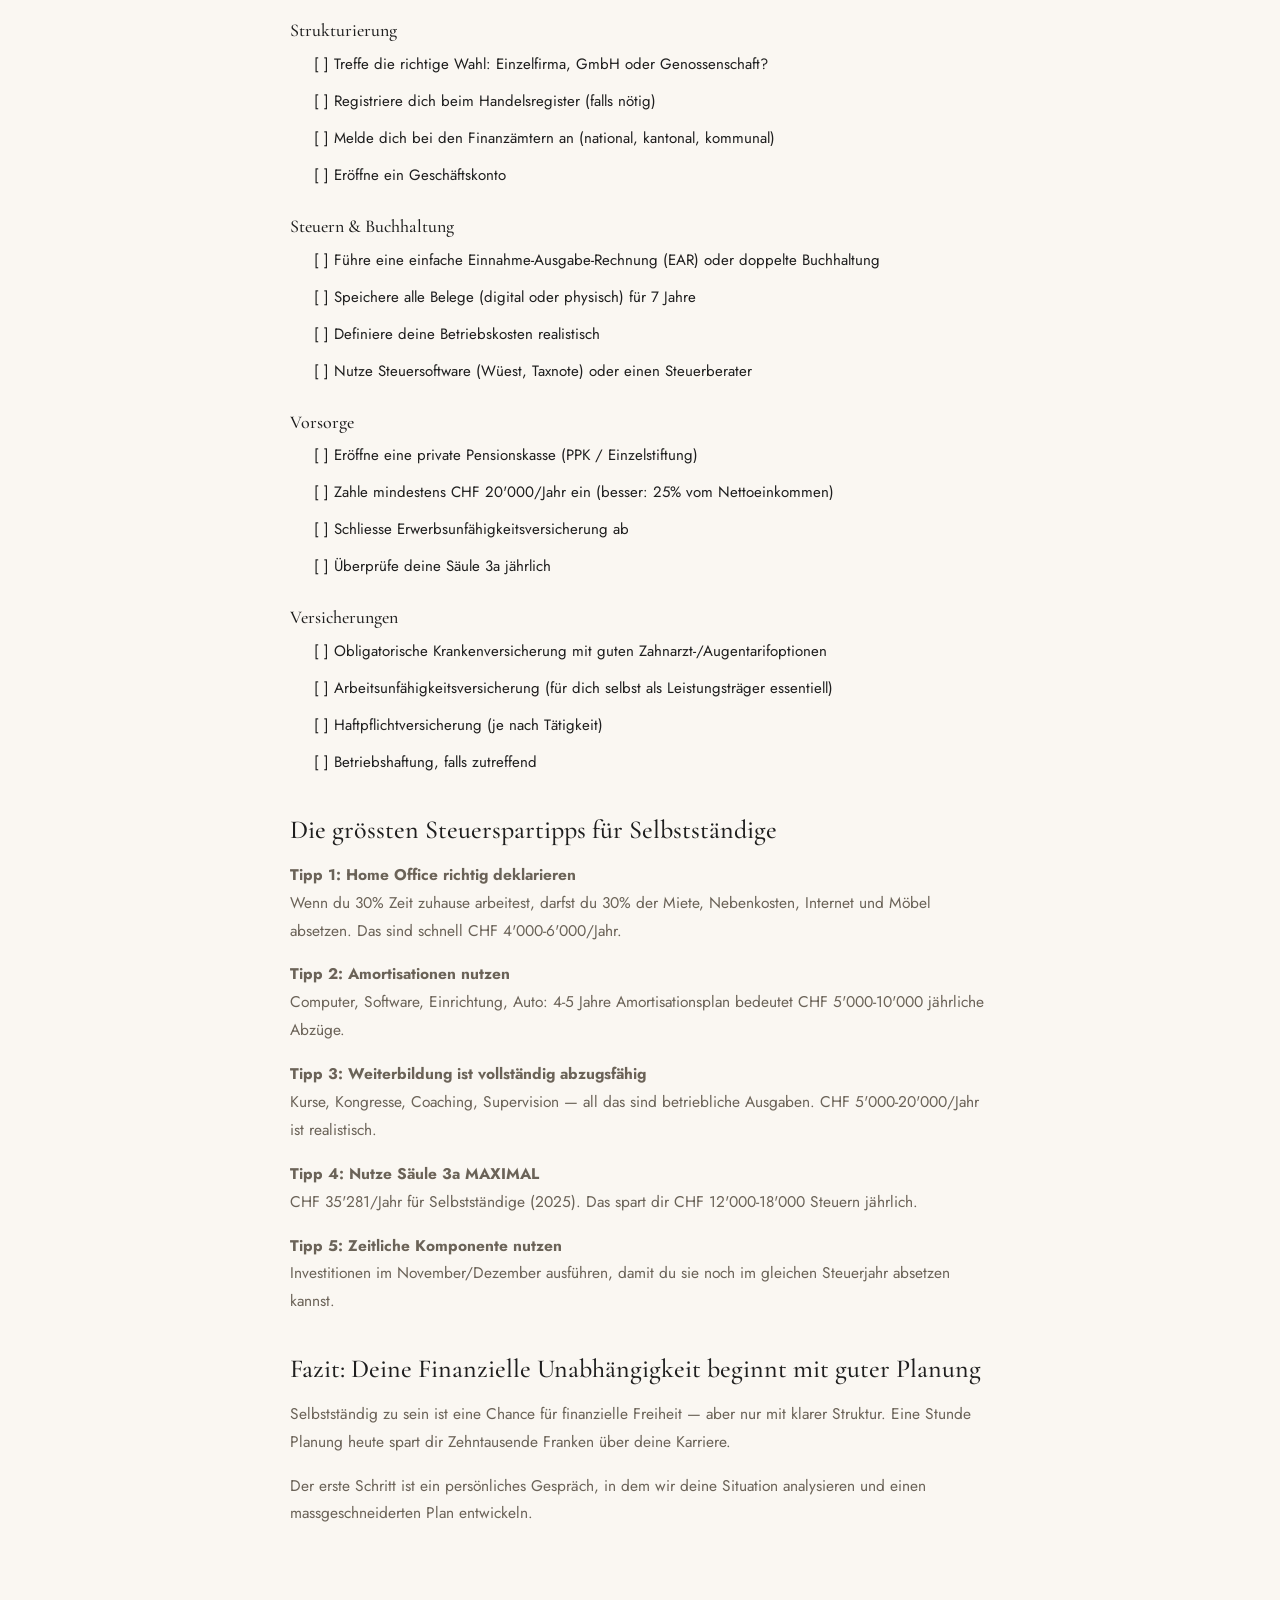
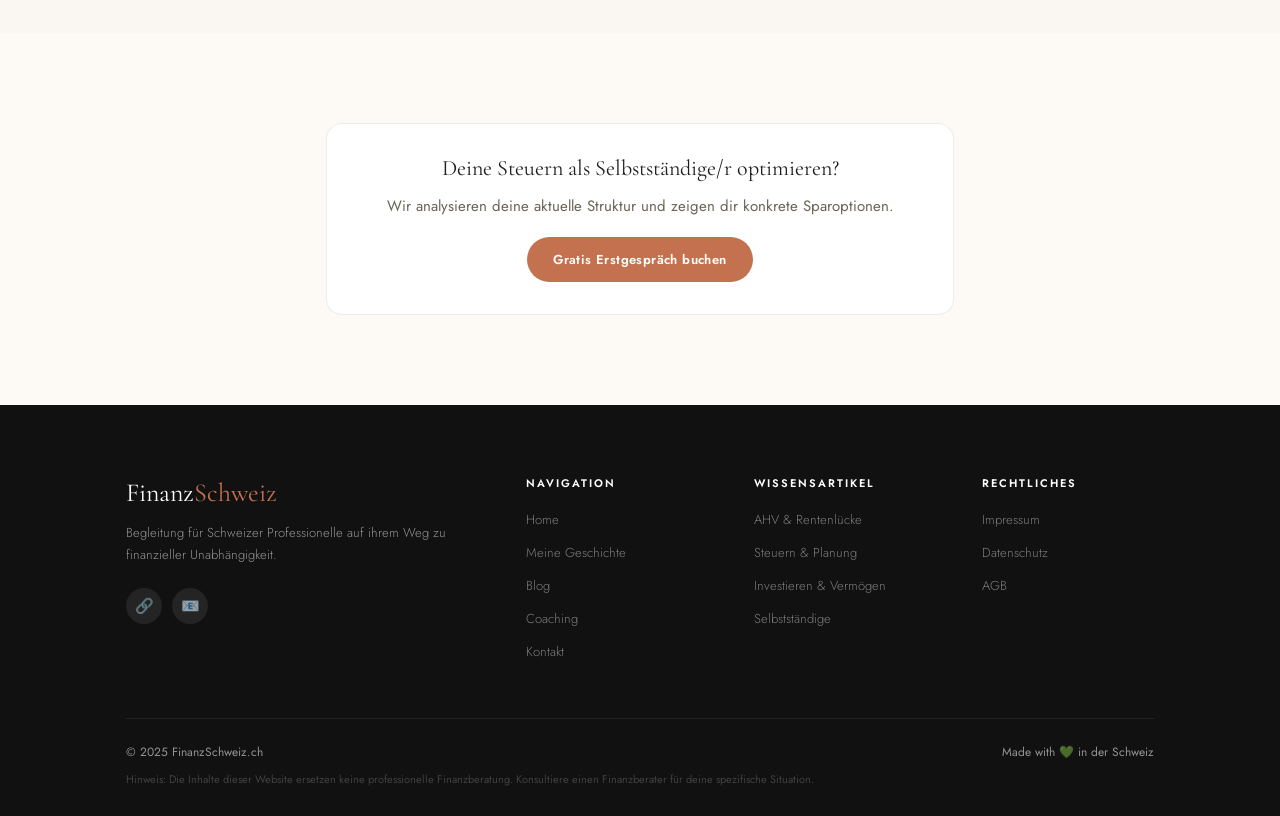
<file: articles/selbststaendige-steuern-vorsorge.html>
<!DOCTYPE html>
<html lang="de">
<head>
<meta charset="UTF-8"/><meta name="viewport" content="width=device-width,initial-scale=1.0"/>
<title>Selbstständig in der Schweiz: Steuern & Vorsorge — FinanzSchweiz.ch</title>
<meta name="description" content="Der praktische Guide für Selbstständige: Steuern sparen, Vorsorge aufbauen, finanzielle Freiheit erreichen."/>
<link rel="stylesheet" href="../css/style.css"/>
<style>
.article-box{max-width:700px;margin:0 auto;line-height:1.8;color:var(--txt)}
.article-box h2{font-family:var(--fd);font-size:26px;font-weight:500;margin-top:40px;margin-bottom:16px;color:var(--coal)}
.article-box h3{font-family:var(--fd);font-size:18px;font-weight:500;margin-top:28px;margin-bottom:10px;color:var(--coal)}
.article-box p{font-size:15.5px;margin-bottom:16px;color:var(--mid)}
.article-box ul{margin-left:24px;margin-bottom:16px;font-size:15px}
.article-box li{margin-bottom:10px}
.article-meta{font-size:13px;color:var(--mid);margin-bottom:28px;border-bottom:1px solid var(--border);padding-bottom:20px}
.article-intro{font-size:16px;color:var(--txt);font-weight:400;margin-bottom:32px;padding:20px;background:var(--warm);border-radius:12px}
</style>
</head>
<body>
<nav class="nav"><div class="nav-inner">
  <a href="../index.html" class="logo">Finanz<span>Schweiz</span></a>
  <ul class="nav-links">
    <li><a href="../index.html">Home</a></li><li><a href="../meine-geschichte.html">Meine Geschichte</a></li>
    <li><a href="../blog.html">Blog</a></li><li><a href="../coaching.html">Coaching</a></li>
    <li><a href="../kontakt.html">Kontakt</a></li>
  </ul>
  <a href="../kontakt.html" class="btn btn--primary">Gratis Erstgespräch</a>
  <button class="nav-hamburger"><span></span><span></span><span></span></button>
</div></nav>

<section class="section" style="padding-top:60px">
<div class="container"><div class="article-box">
<h1>Selbstständig in der Schweiz: Steuern & Vorsorge — Der praktische Guide</h1>
<div class="article-meta">10. März 2025 · 10 Min. Lesedauer · Kategorie: Selbstständige</div>

<div class="article-intro">
Selbstständig zu sein in der Schweiz bietet finanzielle Freiheit — aber auch Komplexität. Steuern, Vorsorge, Buchhaltung: Viele Unternehmerinnen und Unternehmer verlieren jährlich 30'000-50'000 CHF durch fehlerhafte Strukturierung. Dieser Guide zeigt dir die Essential-Strategien.
</div>

<h2>Die grössten Fehler selbstständiger Fachpersonen</h2>
<p>Als Selbstständiger trägst du volle Verantwortung für Steuern, Vorsorge und Gesundheitsversicherung. Es gibt viele Fallstricke, aber auch grosse Chancen zu sparen:</p>

<h3>Fehler 1: Keine Unternehmensstruktur wählen</h3>
<p>Einzelunternehmer zahlen oft mehr Steuern als nötig. Eine GmbH, One-Person-Company oder Einzelfirma mit Betriebsstätte sind je nach Einkommen sinnvoller.</p>
<p><strong>Faustregel:</strong> Ab CHF 150'000 Jahreseinkommen lohnt sich eine GmbH meist.</p>

<h3>Fehler 2: Keine private Pensionskasse</h3>
<p>Während Angestellte in eine Pensionskasse zahlen, sparen Selbstständige oft nur privat. Doch mit einer Pensionskasse (PPK) sparest du bis zu CHF 35'281 pro Jahr, die auch noch von der Steuer absetzbar sind.</p>
<p><strong>Chancen:</strong> Eine PPK kostet dich 1-2 Stunden Administration pro Jahr und spart dir 10'000+ CHF jährlich.</p>

<h3>Fehler 3: Falsche Betriebskosten deklarieren</h3>
<p>Viele Selbstständige sind zu konservativ. Home Office, Mobilitätskosten, Weiterbildung, Geschenke, Amortisationen — das alles ist absetzbar.</p>
<p><strong>Realistisch:</strong> 30-40% Betriebskosten sind für gut organisierte Selbstständige normal.</p>

<h3>Fehler 4: Keine Rücklagen für Steuern</h3>
<p>Die Einkommensteuer wird erst ein Jahr später fällig. Viele geben das Geld aus und haben dann ein Problem.</p>
<p><strong>Lösung:</strong> Reserve 20-30% deines Nettoeinkommens für Steuern und IV/AHV-Beiträge.</p>

<h3>Fehler 5: Zu aggressive Rückzüge aus der PPK</h3>
<p>Viele Selbstständige denken, die PPK ist privates Geld. Aber die Geldentnahmen beeinflussen künftige AHV und sind steuerpflichtig.</p>
<p><strong>Strategie:</strong> Maximal jedes 5. Jahr vorzeitig entnehmen, maximal 50% der Sparbilanz.</p>

<h2>Die praktische Checkliste für Selbstständige</h2>

<h3>Strukturierung</h3>
<ul>
<li>[ ] Treffe die richtige Wahl: Einzelfirma, GmbH oder Genossenschaft?</li>
<li>[ ] Registriere dich beim Handelsregister (falls nötig)</li>
<li>[ ] Melde dich bei den Finanzämtern an (national, kantonal, kommunal)</li>
<li>[ ] Eröffne ein Geschäftskonto</li>
</ul>

<h3>Steuern & Buchhaltung</h3>
<ul>
<li>[ ] Führe eine einfache Einnahme-Ausgabe-Rechnung (EAR) oder doppelte Buchhaltung</li>
<li>[ ] Speichere alle Belege (digital oder physisch) für 7 Jahre</li>
<li>[ ] Definiere deine Betriebskosten realistisch</li>
<li>[ ] Nutze Steuersoftware (Wüest, Taxnote) oder einen Steuerberater</li>
</ul>

<h3>Vorsorge</h3>
<ul>
<li>[ ] Eröffne eine private Pensionskasse (PPK / Einzelstiftung)</li>
<li>[ ] Zahle mindestens CHF 20'000/Jahr ein (besser: 25% vom Nettoeinkommen)</li>
<li>[ ] Schliesse Erwerbsunfähigkeitsversicherung ab</li>
<li>[ ] Überprüfe deine Säule 3a jährlich</li>
</ul>

<h3>Versicherungen</h3>
<ul>
<li>[ ] Obligatorische Krankenversicherung mit guten Zahnarzt-/Augentarifoptionen</li>
<li>[ ] Arbeitsunfähigkeitsversicherung (für dich selbst als Leistungsträger essentiell)</li>
<li>[ ] Haftpflichtversicherung (je nach Tätigkeit)</li>
<li>[ ] Betriebshaftung, falls zutreffend</li>
</ul>

<h2>Die grössten Steuerspartipps für Selbstständige</h2>

<p><strong>Tipp 1: Home Office richtig deklarieren</strong><br>
Wenn du 30% Zeit zuhause arbeitest, darfst du 30% der Miete, Nebenkosten, Internet und Möbel absetzen. Das sind schnell CHF 4'000-6'000/Jahr.</p>

<p><strong>Tipp 2: Amortisationen nutzen</strong><br>
Computer, Software, Einrichtung, Auto: 4-5 Jahre Amortisationsplan bedeutet CHF 5'000-10'000 jährliche Abzüge.</p>

<p><strong>Tipp 3: Weiterbildung ist vollständig abzugsfähig</strong><br>
Kurse, Kongresse, Coaching, Supervision — all das sind betriebliche Ausgaben. CHF 5'000-20'000/Jahr ist realistisch.</p>

<p><strong>Tipp 4: Nutze Säule 3a MAXIMAL</strong><br>
CHF 35'281/Jahr für Selbstständige (2025). Das spart dir CHF 12'000-18'000 Steuern jährlich.</p>

<p><strong>Tipp 5: Zeitliche Komponente nutzen</strong><br>
Investitionen im November/Dezember ausführen, damit du sie noch im gleichen Steuerjahr absetzen kannst.</p>

<h2>Fazit: Deine Finanzielle Unabhängigkeit beginnt mit guter Planung</h2>
<p>Selbstständig zu sein ist eine Chance für finanzielle Freiheit — aber nur mit klarer Struktur. Eine Stunde Planung heute spart dir Zehntausende Franken über deine Karriere.</p>
<p>Der erste Schritt ist ein persönliches Gespräch, in dem wir deine Situation analysieren und einen massgeschneiderten Plan entwickeln.</p>

</div></div>
</section>

<section class="section section--alt">
<div class="container" style="max-width:700px">
<div style="background:#fff;border-radius:16px;padding:32px;border:1px solid var(--border);text-align:center">
<h3 style="font-family:var(--fd);font-size:22px;margin-bottom:14px">Deine Steuern als Selbstständige/r optimieren?</h3>
<p style="color:var(--mid);font-size:15px;margin-bottom:20px">Wir analysieren deine aktuelle Struktur und zeigen dir konkrete Sparoptionen.</p>
<a href="../kontakt.html" class="btn btn--primary">Gratis Erstgespräch buchen</a>
</div>
</div>
</section>

<footer><div class="container">
  <div class="footer-grid">
    <div class="footer-brand"><a href="../index.html" class="footer-logo">Finanz<span style="color:var(--terra)">Schweiz</span></a><p>Begleitung für Schweizer Professionelle auf ihrem Weg zu finanzieller Unabhängigkeit.</p><div class="footer-social"><a href="#">🔗</a><a href="#">📧</a></div></div>
    <div class="footer-col"><h4>Navigation</h4><ul><li><a href="../index.html">Home</a></li><li><a href="../meine-geschichte.html">Meine Geschichte</a></li><li><a href="../blog.html">Blog</a></li><li><a href="../coaching.html">Coaching</a></li><li><a href="../kontakt.html">Kontakt</a></li></ul></div>
    <div class="footer-col"><h4>Wissensartikel</h4><ul><li><a href="../blog.html">AHV &amp; Rentenlücke</a></li><li><a href="../blog.html">Steuern &amp; Planung</a></li><li><a href="../blog.html">Investieren &amp; Vermögen</a></li><li><a href="../blog.html">Selbstständige</a></li></ul></div>
    <div class="footer-col"><h4>Rechtliches</h4><ul><li><a href="../kontakt.html#impressum">Impressum</a></li><li><a href="../kontakt.html#datenschutz">Datenschutz</a></li><li><a href="../kontakt.html">AGB</a></li></ul></div>
  </div>
  <div class="footer-bottom"><span>© 2025 FinanzSchweiz.ch</span><span>Made with 💚 in der Schweiz</span></div>
  <p class="footer-disc">Hinweis: Die Inhalte dieser Website ersetzen keine professionelle Finanzberatung. Konsultiere einen Finanzberater für deine spezifische Situation.</p>
</div></footer>

<script src="../js/main.js"></script>
</body>
</html>
</file>
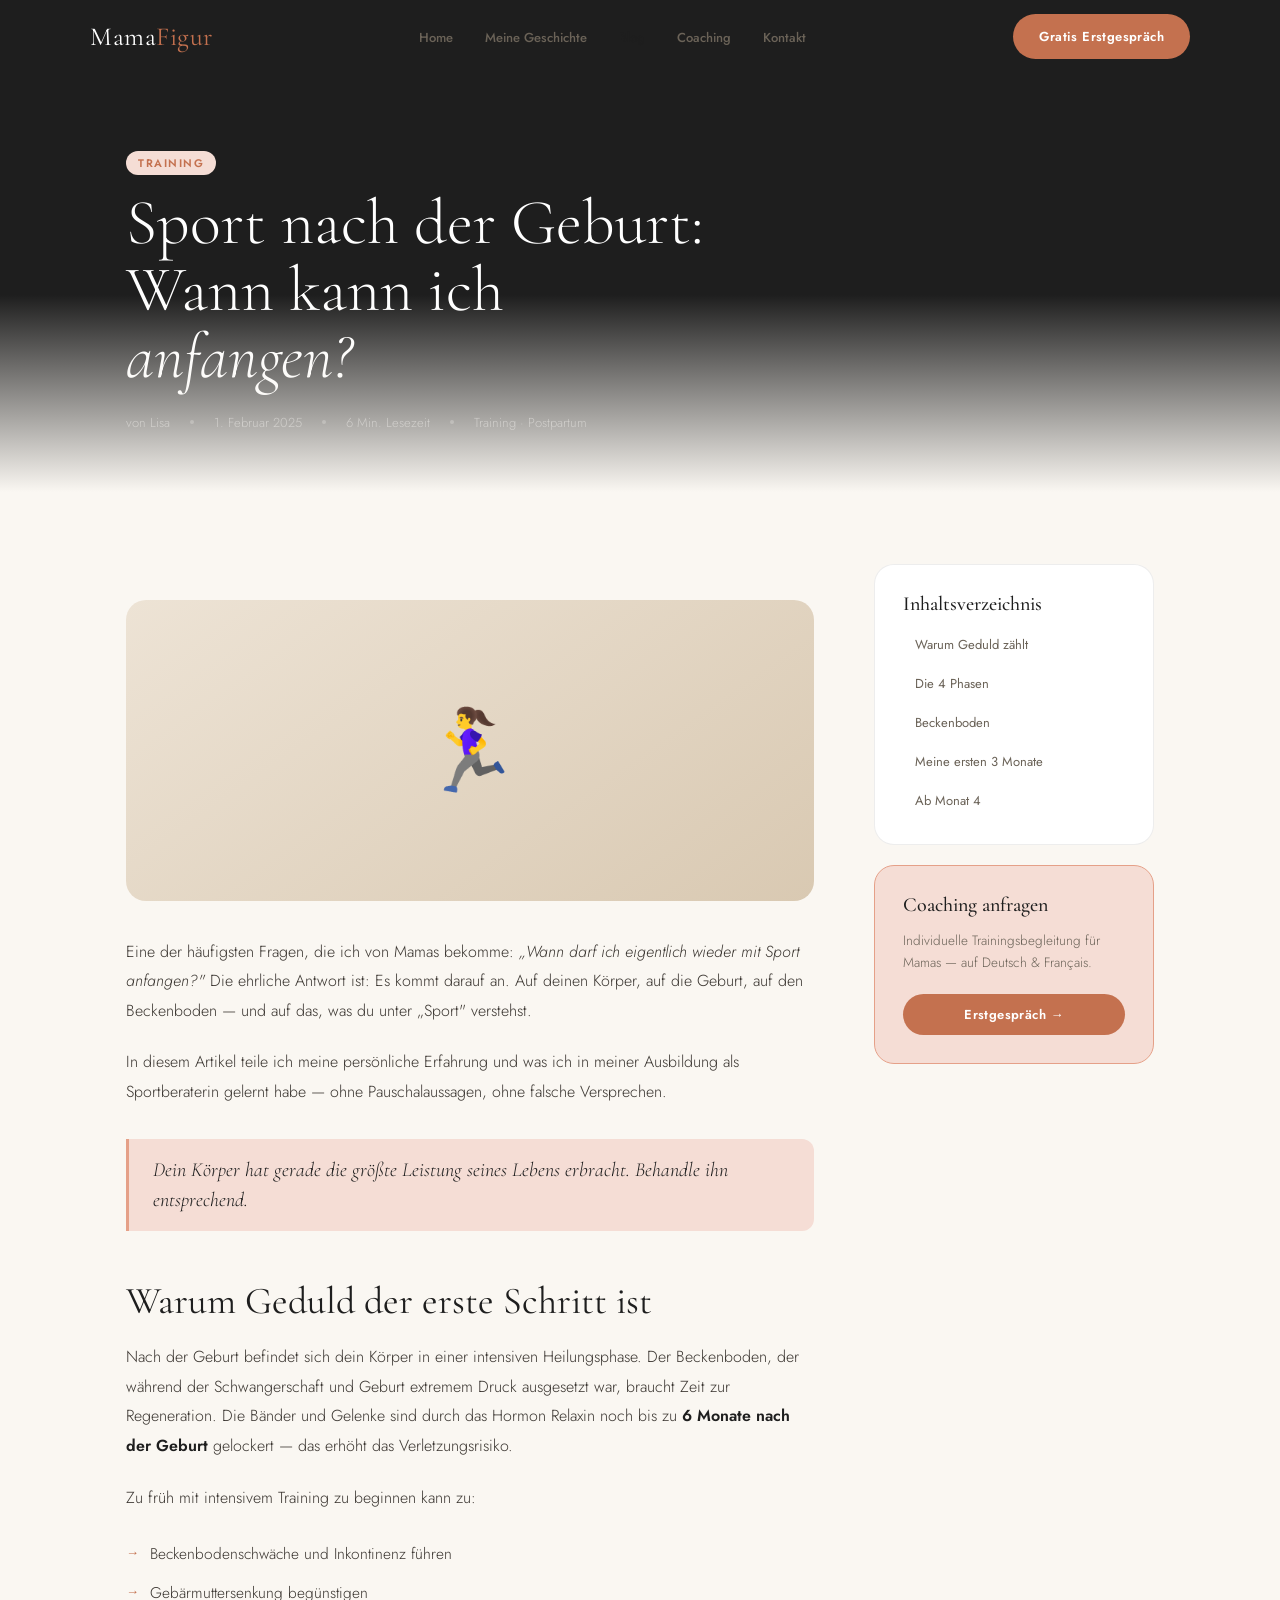
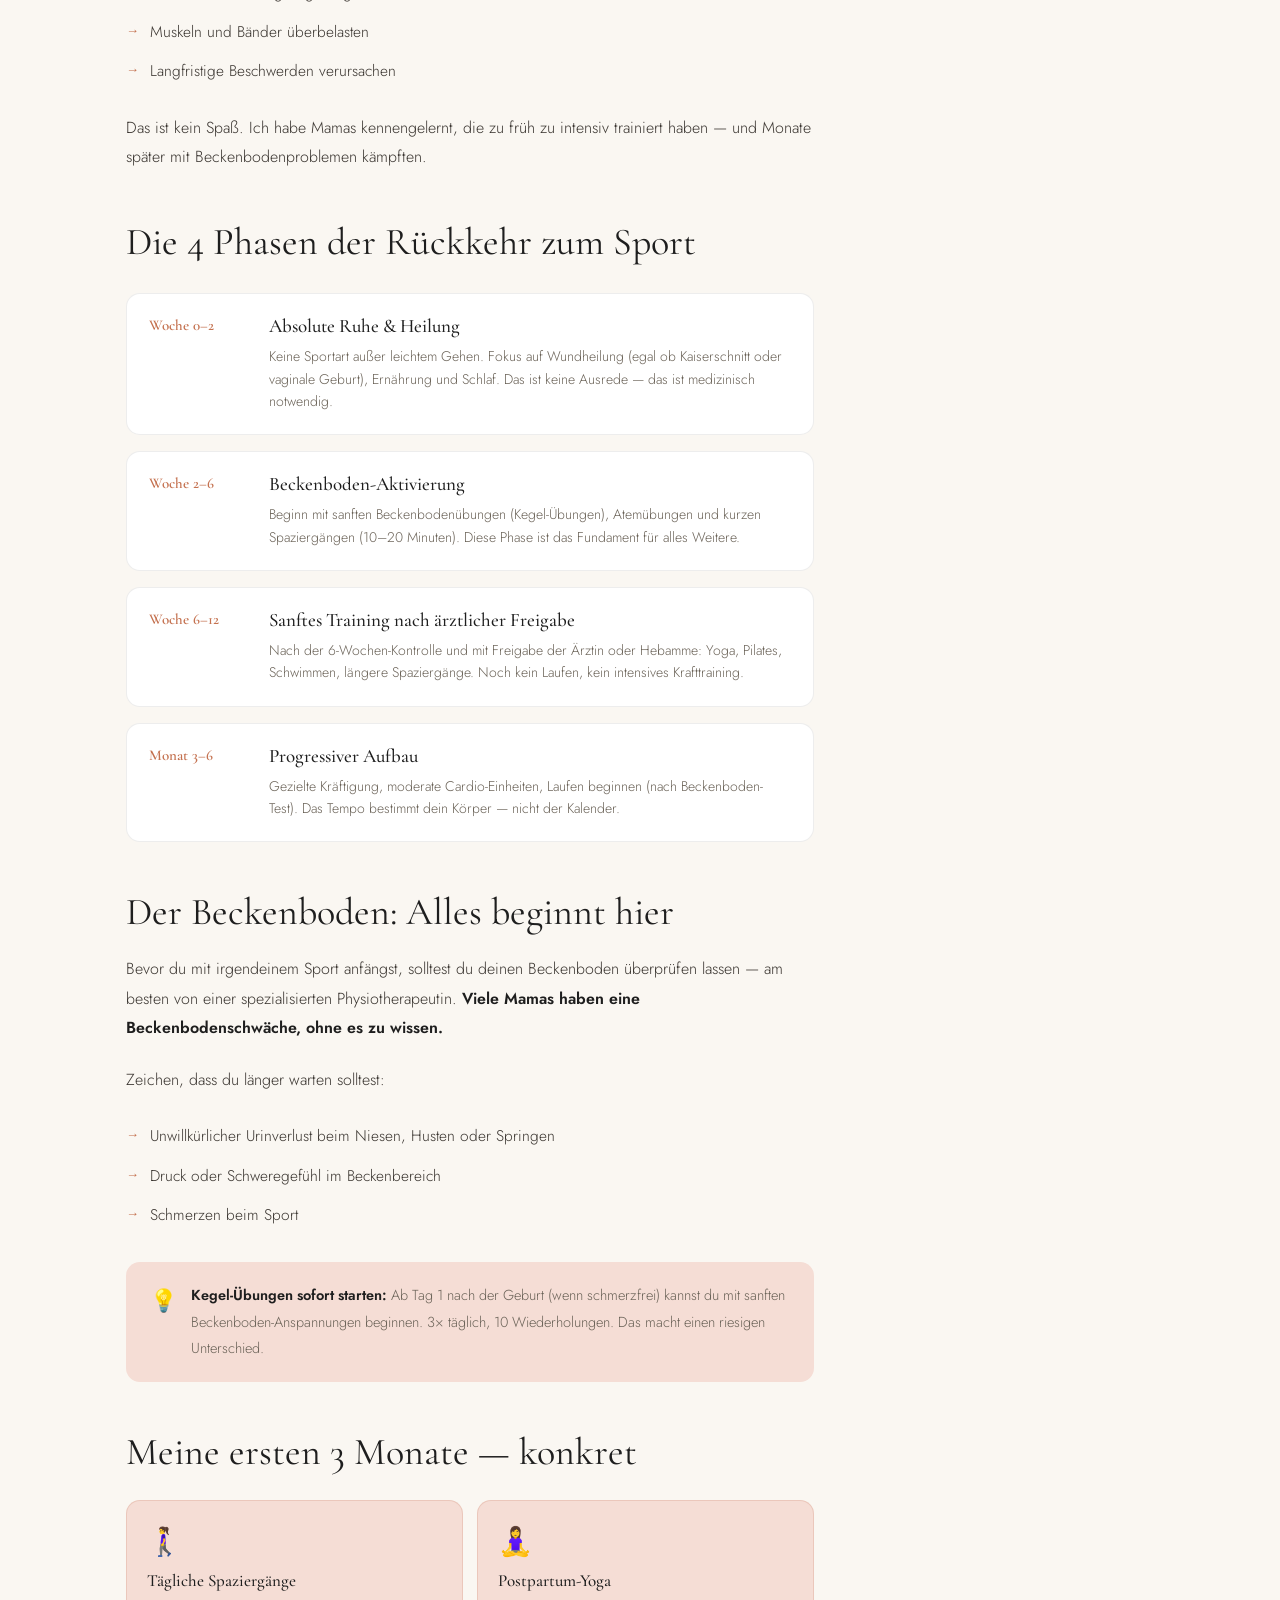
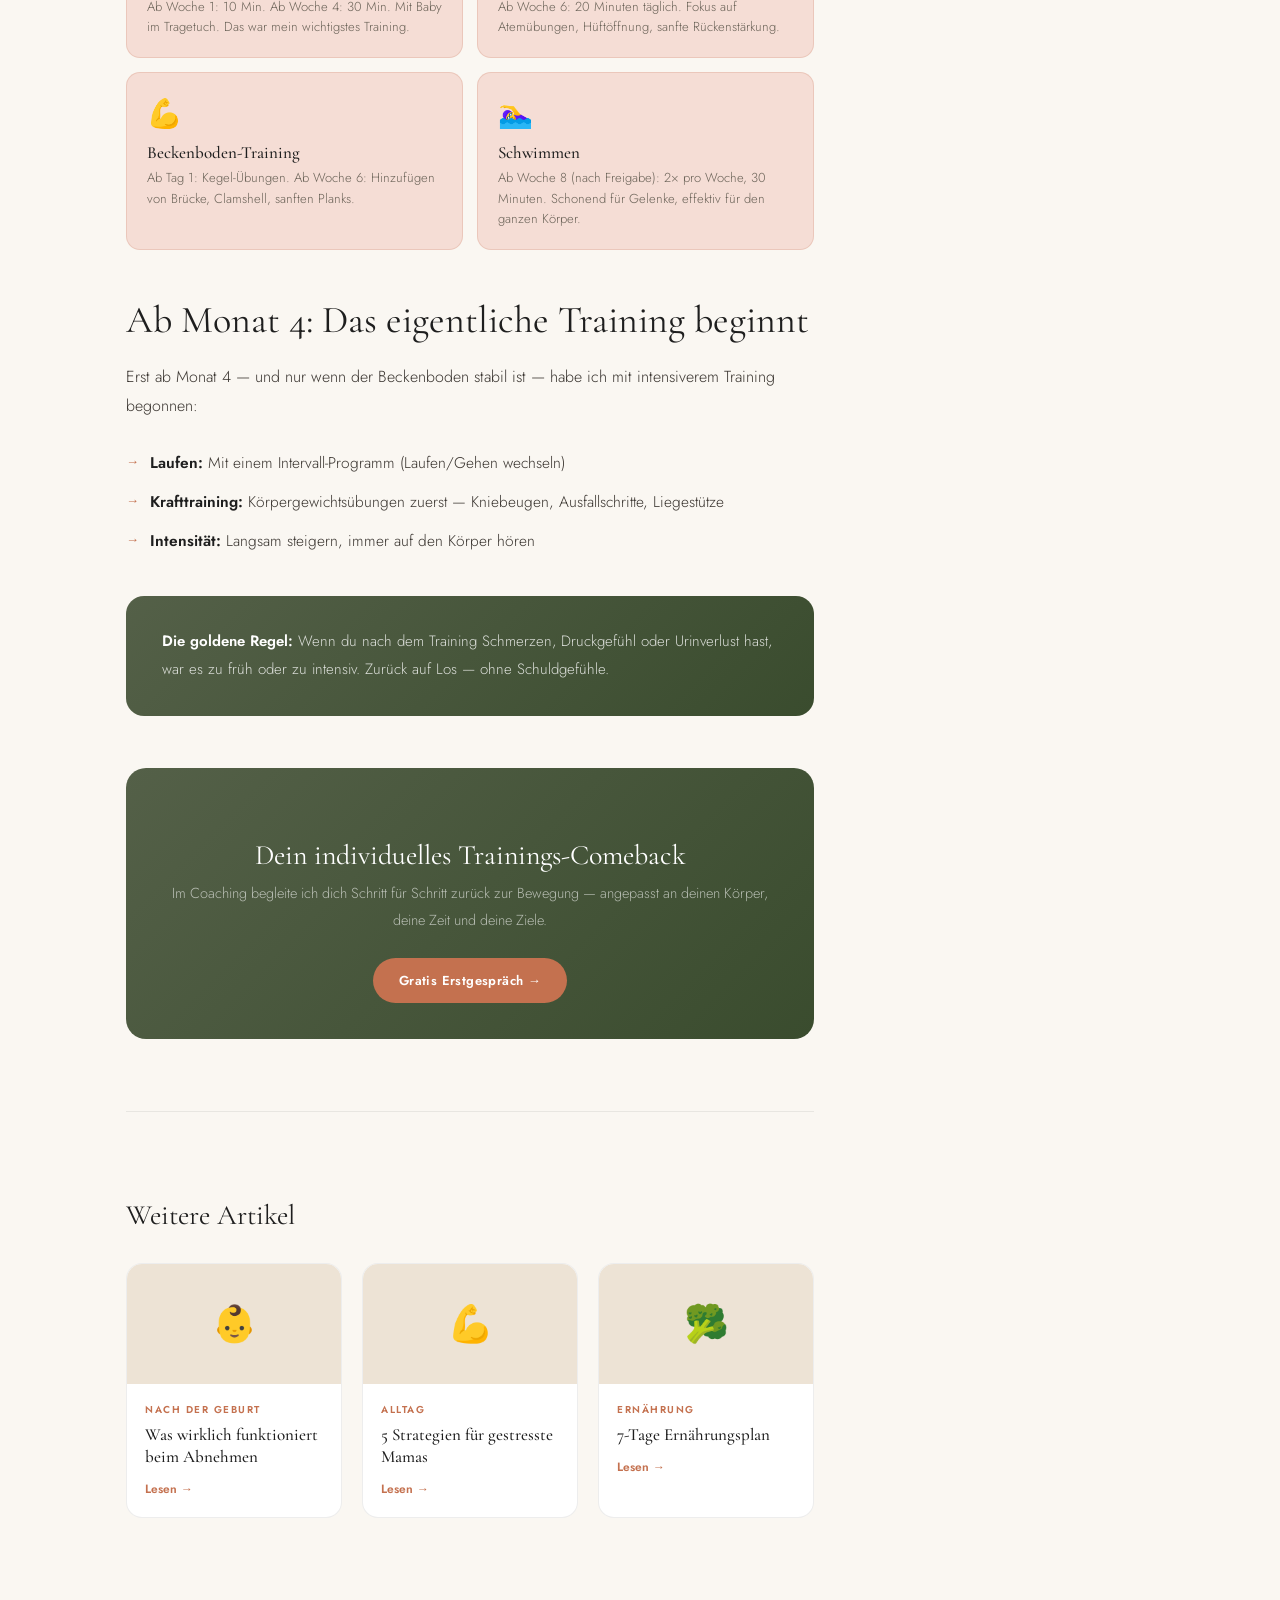
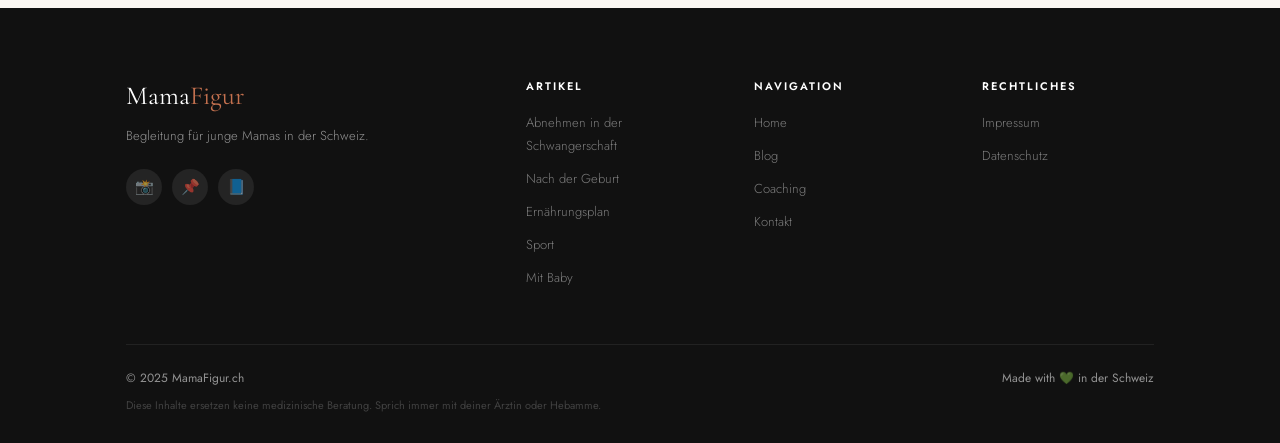
<file: articles/sport-nach-geburt.html>
<!DOCTYPE html>
<html lang="de">
<head>
<meta charset="UTF-8"/><meta name="viewport" content="width=device-width,initial-scale=1.0"/>
<title>Sport nach der Geburt: Wann anfangen? — MamaFigur.ch</title>
<meta name="description" content="Wann darf ich nach der Geburt wieder Sport machen? Was ist erlaubt, was ist gefährlich? Meine Erfahrungen und Empfehlungen als Ernährungs- und Sportberaterin."/>
<meta name="keywords" content="sport nach geburt, training nach schwangerschaft, wann sport nach geburt, beckenboden training, übungen nach geburt"/>
<link rel="stylesheet" href="../css/style.css"/>
<style>
.article-layout{display:grid;grid-template-columns:1fr 280px;gap:60px;align-items:start}
.sidebar-card{background:#fff;border-radius:20px;padding:28px;border:1px solid var(--border);margin-bottom:20px}
.sidebar-card h4{font-family:var(--fd);font-size:20px;font-weight:500;margin-bottom:14px}
.sidebar-card p{font-size:13.5px;color:var(--mid);line-height:1.65;font-weight:300;margin-bottom:16px}
.sidebar-toc{display:flex;flex-direction:column;gap:8px}
.sidebar-toc a{font-size:13px;color:var(--mid);padding:6px 10px;border-radius:8px;transition:var(--tr);border-left:2px solid transparent}
.sidebar-toc a:hover{background:var(--terra-p);color:var(--terra);border-left-color:var(--terra)}
.phase-timeline{display:flex;flex-direction:column;gap:16px;margin:28px 0}
.phase-block{display:grid;grid-template-columns:100px 1fr;gap:20px;align-items:start;background:#fff;border-radius:14px;padding:22px;border:1px solid var(--border)}
.phase-time{font-family:var(--fd);font-size:15px;font-weight:600;color:var(--terra);line-height:1.3}
.phase-block h4{font-family:var(--fd);font-size:19px;font-weight:500;margin-bottom:8px}
.phase-block p{font-size:14px;color:var(--mid);font-weight:300;line-height:1.6;margin:0}
.exercise-grid{display:grid;grid-template-columns:1fr 1fr;gap:14px;margin:24px 0}
.exercise-card{background:var(--terra-p);border-radius:14px;padding:20px;border:1px solid rgba(196,113,79,.2)}
.exercise-card .icon{font-size:28px;margin-bottom:10px}
.exercise-card h4{font-family:var(--fd);font-size:17px;font-weight:500;margin-bottom:6px}
.exercise-card p{font-size:13px;color:var(--mid);line-height:1.55;font-weight:300;margin:0}
@media(max-width:820px){.article-layout{grid-template-columns:1fr}.article-sidebar{display:none}}
@media(max-width:600px){.exercise-grid{grid-template-columns:1fr}.phase-block{grid-template-columns:1fr}}
</style>
</head>
<body>
<nav class="nav"><div class="nav-inner">
  <a href="../index.html" class="logo">Mama<span>Figur</span></a>
  <ul class="nav-links">
    <li><a href="../index.html">Home</a></li><li><a href="../meine-geschichte.html">Meine Geschichte</a></li>
    <li><a href="../blog.html" class="active">Blog</a></li><li><a href="../coaching.html">Coaching</a></li><li><a href="../kontakt.html">Kontakt</a></li>
  </ul>
  <a href="../kontakt.html" class="btn btn--primary">Gratis Erstgespräch</a>
  <button class="nav-hamburger"><span></span><span></span><span></span></button>
</div></nav>
<div class="mobile-menu"><button class="mobile-menu-close">✕</button>
  <a href="../index.html">Home</a><a href="../meine-geschichte.html">Meine Geschichte</a>
  <a href="../blog.html">Blog</a><a href="../coaching.html">Coaching</a><a href="../kontakt.html">Kontakt</a>
</div>

<div class="article-hero">
  <div class="container">
    <span class="article-tag">Training</span>
    <h1>Sport nach der Geburt:<br>Wann kann ich<br><em>anfangen?</em></h1>
    <div class="article-meta-bar">
      <span>von Lisa</span><span class="dot"></span>
      <span>1. Februar 2025</span><span class="dot"></span>
      <span>6 Min. Lesezeit</span><span class="dot"></span>
      <span>Training · Postpartum</span>
    </div>
  </div>
</div>

<section class="article-body">
  <div class="container">
    <div class="article-layout">
      <div class="article-content">

        <div class="article-image">🏃‍♀️</div>

        <p>Eine der häufigsten Fragen, die ich von Mamas bekomme: <em>„Wann darf ich eigentlich wieder mit Sport anfangen?"</em> Die ehrliche Antwort ist: Es kommt darauf an. Auf deinen Körper, auf die Geburt, auf den Beckenboden — und auf das, was du unter „Sport" verstehst.</p>

        <p>In diesem Artikel teile ich meine persönliche Erfahrung und was ich in meiner Ausbildung als Sportberaterin gelernt habe — ohne Pauschalaussagen, ohne falsche Versprechen.</p>

        <blockquote><p>Dein Körper hat gerade die größte Leistung seines Lebens erbracht. Behandle ihn entsprechend.</p></blockquote>

        <h2 id="warum-geduld">Warum Geduld der erste Schritt ist</h2>
        <p>Nach der Geburt befindet sich dein Körper in einer intensiven Heilungsphase. Der Beckenboden, der während der Schwangerschaft und Geburt extremem Druck ausgesetzt war, braucht Zeit zur Regeneration. Die Bänder und Gelenke sind durch das Hormon Relaxin noch bis zu <strong>6 Monate nach der Geburt</strong> gelockert — das erhöht das Verletzungsrisiko.</p>
        <p>Zu früh mit intensivem Training zu beginnen kann zu:</p>
        <ul>
          <li>Beckenbodenschwäche und Inkontinenz führen</li>
          <li>Gebärmuttersenkung begünstigen</li>
          <li>Muskeln und Bänder überbelasten</li>
          <li>Langfristige Beschwerden verursachen</li>
        </ul>
        <p>Das ist kein Spaß. Ich habe Mamas kennengelernt, die zu früh zu intensiv trainiert haben — und Monate später mit Beckenbodenproblemen kämpften.</p>

        <h2 id="phasen">Die 4 Phasen der Rückkehr zum Sport</h2>

        <div class="phase-timeline">
          <div class="phase-block">
            <div class="phase-time">Woche 0–2</div>
            <div>
              <h4>Absolute Ruhe & Heilung</h4>
              <p>Keine Sportart außer leichtem Gehen. Fokus auf Wundheilung (egal ob Kaiserschnitt oder vaginale Geburt), Ernährung und Schlaf. Das ist keine Ausrede — das ist medizinisch notwendig.</p>
            </div>
          </div>
          <div class="phase-block">
            <div class="phase-time">Woche 2–6</div>
            <div>
              <h4>Beckenboden-Aktivierung</h4>
              <p>Beginn mit sanften Beckenbodenübungen (Kegel-Übungen), Atemübungen und kurzen Spaziergängen (10–20 Minuten). Diese Phase ist das Fundament für alles Weitere.</p>
            </div>
          </div>
          <div class="phase-block">
            <div class="phase-time">Woche 6–12</div>
            <div>
              <h4>Sanftes Training nach ärztlicher Freigabe</h4>
              <p>Nach der 6-Wochen-Kontrolle und mit Freigabe der Ärztin oder Hebamme: Yoga, Pilates, Schwimmen, längere Spaziergänge. Noch kein Laufen, kein intensives Krafttraining.</p>
            </div>
          </div>
          <div class="phase-block">
            <div class="phase-time">Monat 3–6</div>
            <div>
              <h4>Progressiver Aufbau</h4>
              <p>Gezielte Kräftigung, moderate Cardio-Einheiten, Laufen beginnen (nach Beckenboden-Test). Das Tempo bestimmt dein Körper — nicht der Kalender.</p>
            </div>
          </div>
        </div>

        <h2 id="beckenboden">Der Beckenboden: Alles beginnt hier</h2>
        <p>Bevor du mit irgendeinem Sport anfängst, solltest du deinen Beckenboden überprüfen lassen — am besten von einer spezialisierten Physiotherapeutin. <strong>Viele Mamas haben eine Beckenbodenschwäche, ohne es zu wissen.</strong></p>
        <p>Zeichen, dass du länger warten solltest:</p>
        <ul>
          <li>Unwillkürlicher Urinverlust beim Niesen, Husten oder Springen</li>
          <li>Druck oder Schweregefühl im Beckenbereich</li>
          <li>Schmerzen beim Sport</li>
        </ul>

        <div class="tip"><span class="tip-icon">💡</span><p><strong>Kegel-Übungen sofort starten:</strong> Ab Tag 1 nach der Geburt (wenn schmerzfrei) kannst du mit sanften Beckenboden-Anspannungen beginnen. 3× täglich, 10 Wiederholungen. Das macht einen riesigen Unterschied.</p></div>

        <h2 id="mein-programm">Meine ersten 3 Monate — konkret</h2>

        <div class="exercise-grid">
          <div class="exercise-card"><div class="icon">🚶‍♀️</div><h4>Tägliche Spaziergänge</h4><p>Ab Woche 1: 10 Min. Ab Woche 4: 30 Min. Mit Baby im Tragetuch. Das war mein wichtigstes Training.</p></div>
          <div class="exercise-card"><div class="icon">🧘‍♀️</div><h4>Postpartum-Yoga</h4><p>Ab Woche 6: 20 Minuten täglich. Fokus auf Atemübungen, Hüftöffnung, sanfte Rückenstärkung.</p></div>
          <div class="exercise-card"><div class="icon">💪</div><h4>Beckenboden-Training</h4><p>Ab Tag 1: Kegel-Übungen. Ab Woche 6: Hinzufügen von Brücke, Clamshell, sanften Planks.</p></div>
          <div class="exercise-card"><div class="icon">🏊‍♀️</div><h4>Schwimmen</h4><p>Ab Woche 8 (nach Freigabe): 2× pro Woche, 30 Minuten. Schonend für Gelenke, effektiv für den ganzen Körper.</p></div>
        </div>

        <h2 id="ab-monat4">Ab Monat 4: Das eigentliche Training beginnt</h2>
        <p>Erst ab Monat 4 — und nur wenn der Beckenboden stabil ist — habe ich mit intensiverem Training begonnen:</p>
        <ul>
          <li><strong>Laufen:</strong> Mit einem Intervall-Programm (Laufen/Gehen wechseln)</li>
          <li><strong>Krafttraining:</strong> Körpergewichtsübungen zuerst — Kniebeugen, Ausfallschritte, Liegestütze</li>
          <li><strong>Intensität:</strong> Langsam steigern, immer auf den Körper hören</li>
        </ul>

        <div class="highlight-box"><p><strong>Die goldene Regel:</strong> Wenn du nach dem Training Schmerzen, Druckgefühl oder Urinverlust hast, war es zu früh oder zu intensiv. Zurück auf Los — ohne Schuldgefühle.</p></div>

        <div class="article-cta">
          <h3>Dein individuelles Trainings-Comeback</h3>
          <p>Im Coaching begleite ich dich Schritt für Schritt zurück zur Bewegung — angepasst an deinen Körper, deine Zeit und deine Ziele.</p>
          <a href="../kontakt.html" class="btn btn--primary">Gratis Erstgespräch →</a>
        </div>

        <div class="related-articles">
          <h3 style="font-family:var(--fd);font-size:28px;font-weight:400;margin-bottom:6px">Weitere Artikel</h3>
          <div class="related-grid">
            <a href="nach-geburt-abnehmen.html" class="related-card"><div class="related-card-img">👶</div><div class="related-card-body"><div class="related-card-cat">Nach der Geburt</div><h4>Was wirklich funktioniert beim Abnehmen</h4><span class="read">Lesen</span></div></a>
            <a href="abnehmen-mit-baby.html" class="related-card"><div class="related-card-img">💪</div><div class="related-card-body"><div class="related-card-cat">Alltag</div><h4>5 Strategien für gestresste Mamas</h4><span class="read">Lesen</span></div></a>
            <a href="ernaehrungsplan.html" class="related-card"><div class="related-card-img">🥦</div><div class="related-card-body"><div class="related-card-cat">Ernährung</div><h4>7-Tage Ernährungsplan</h4><span class="read">Lesen</span></div></a>
          </div>
        </div>
      </div>

      <aside class="article-sidebar">
        <div class="sidebar-card">
          <h4>Inhaltsverzeichnis</h4>
          <nav class="sidebar-toc">
            <a href="#warum-geduld">Warum Geduld zählt</a>
            <a href="#phasen">Die 4 Phasen</a>
            <a href="#beckenboden">Beckenboden</a>
            <a href="#mein-programm">Meine ersten 3 Monate</a>
            <a href="#ab-monat4">Ab Monat 4</a>
          </nav>
        </div>
        <div class="sidebar-card" style="background:var(--terra-p);border-color:var(--terra-l)">
          <h4>Coaching anfragen</h4>
          <p>Individuelle Trainingsbegleitung für Mamas — auf Deutsch & Français.</p>
          <a href="../kontakt.html" class="btn btn--primary" style="width:100%;justify-content:center;padding:11px;margin-top:4px">Erstgespräch →</a>
        </div>
      </aside>
    </div>
  </div>
</section>

<footer><div class="container">
  <div class="footer-grid">
    <div class="footer-brand"><a href="../index.html" class="footer-logo">Mama<span>Figur</span></a><p>Begleitung für junge Mamas in der Schweiz.</p><div class="footer-social"><a href="#">📸</a><a href="#">📌</a><a href="#">📘</a></div></div>
    <div class="footer-col"><h4>Artikel</h4><ul><li><a href="abnehmen-schwangerschaft.html">Abnehmen in der Schwangerschaft</a></li><li><a href="nach-geburt-abnehmen.html">Nach der Geburt</a></li><li><a href="ernaehrungsplan.html">Ernährungsplan</a></li><li><a href="sport-nach-geburt.html">Sport</a></li><li><a href="abnehmen-mit-baby.html">Mit Baby</a></li></ul></div>
    <div class="footer-col"><h4>Navigation</h4><ul><li><a href="../index.html">Home</a></li><li><a href="../blog.html">Blog</a></li><li><a href="../coaching.html">Coaching</a></li><li><a href="../kontakt.html">Kontakt</a></li></ul></div>
    <div class="footer-col"><h4>Rechtliches</h4><ul><li><a href="../kontakt.html#impressum">Impressum</a></li><li><a href="../kontakt.html#datenschutz">Datenschutz</a></li></ul></div>
  </div>
  <div class="footer-bottom"><span>© 2025 MamaFigur.ch</span><span>Made with 💚 in der Schweiz</span></div>
  <p class="footer-disc">Diese Inhalte ersetzen keine medizinische Beratung. Sprich immer mit deiner Ärztin oder Hebamme.</p>
</div></footer>
<script src="../js/main.js"></script>
</body></html>
</file>
<file: css/style.css>
@import url('https://fonts.googleapis.com/css2?family=Cormorant+Garamond:ital,wght@0,300;0,400;0,600;1,300;1,400;1,600&family=Jost:wght@300;400;500;600&display=swap');

*,*::before,*::after{margin:0;padding:0;box-sizing:border-box}
html{scroll-behavior:smooth;font-size:16px}
body{font-family:'Jost',sans-serif;background:#FAF7F2;color:#1E1E1E;-webkit-font-smoothing:antialiased;overflow-x:hidden}
a{color:inherit;text-decoration:none}ul{list-style:none}img{max-width:100%;display:block}

:root{
  --cream:#FAF7F2;--warm:#FDF9F4;--sand:#EDE3D5;--sand-d:#D9C9B2;
  --sage:#8A9E7A;--sage-l:#B4C9A5;--sage-d:#546048;
  --terra:#C4714F;--terra-l:#E5A088;--terra-p:#F5DDD5;
  --coal:#1E1E1E;--mid:#6B6358;--lt:#A8A099;--border:rgba(0,0,0,0.07);
  --fd:'Cormorant Garamond',serif;--fb:'Jost',sans-serif;
  --r-sm:8px;--r-md:16px;--r-lg:28px;--r-xl:40px;
  --sh-sm:0 2px 12px rgba(0,0,0,.06);--sh-md:0 8px 32px rgba(0,0,0,.09);--sh-lg:0 20px 60px rgba(0,0,0,.12);
  --tr:0.3s cubic-bezier(.4,0,.2,1);
}

.container{max-width:1100px;margin:0 auto;padding:0 36px}
.container--narrow{max-width:760px;margin:0 auto;padding:0 36px}
.lbl{font-size:10.5px;letter-spacing:3px;text-transform:uppercase;color:var(--terra);font-weight:600;display:block}
h1,h2,h3,h4{font-family:var(--fd);line-height:1.1}
h1{font-size:clamp(46px,6vw,84px);font-weight:300}
h2{font-size:clamp(32px,4vw,52px);font-weight:300}
h3{font-size:clamp(20px,2.2vw,28px);font-weight:400}
em{font-style:italic}

.btn{display:inline-flex;align-items:center;gap:8px;padding:13px 26px;border-radius:50px;font-family:var(--fb);font-size:13px;font-weight:600;letter-spacing:.4px;cursor:pointer;border:none;transition:var(--tr);text-decoration:none}
.btn--primary{background:var(--terra);color:#fff}
.btn--primary:hover{background:#b05d3d;transform:translateY(-1px);box-shadow:0 8px 24px rgba(196,113,79,.35)}
.btn--outline{background:transparent;color:var(--coal);border:1.5px solid var(--coal)}
.btn--outline:hover{background:var(--coal);color:#fff}
.btn--ghost{background:transparent;color:#fff;border:1.5px solid rgba(255,255,255,.45)}
.btn--ghost:hover{background:rgba(255,255,255,.12);border-color:#fff}
.btn--sage{background:var(--sage-d);color:#fff}
.btn--sage:hover{background:#3d4a30;transform:translateY(-1px)}

/* NAV */
.nav{position:fixed;top:0;left:0;right:0;z-index:100;padding:0 36px;transition:var(--tr)}
.nav.scrolled{background:rgba(250,247,242,.96);backdrop-filter:blur(16px);border-bottom:1px solid var(--border);box-shadow:var(--sh-sm)}
.nav-inner{max-width:1100px;margin:0 auto;height:72px;display:flex;align-items:center;justify-content:space-between}
.logo{font-family:var(--fd);font-size:26px;font-weight:400;letter-spacing:.5px;color:#fff}
.logo span{color:var(--terra)}
.nav.scrolled .logo{color:var(--coal)}
.nav-links{display:flex;gap:32px;align-items:center}
.nav-links a{font-size:13px;font-weight:500;color:var(--mid);transition:color var(--tr)}
.nav-links a:hover,.nav-links a.active{color:var(--coal)}
.nav-hamburger{display:none;flex-direction:column;gap:5px;cursor:pointer;background:none;border:none;padding:4px}
.nav-hamburger span{display:block;width:22px;height:1.5px;background:var(--coal);transition:var(--tr)}
.mobile-menu{display:none;position:fixed;inset:0;background:var(--warm);z-index:99;flex-direction:column;align-items:center;justify-content:center;gap:28px}
.mobile-menu.open{display:flex}
.mobile-menu a{font-family:var(--fd);font-size:36px;font-weight:300;color:var(--coal);transition:color var(--tr)}
.mobile-menu a:hover{color:var(--terra)}
.mobile-menu-close{position:absolute;top:24px;right:32px;background:none;border:none;font-size:26px;cursor:pointer;color:var(--mid)}

/* PAGE HERO */
.page-hero{padding:150px 0 80px;background:var(--coal);position:relative;overflow:hidden}
.page-hero::after{content:'';position:absolute;bottom:0;left:0;right:0;height:35%;background:linear-gradient(to top,var(--cream),transparent)}
.page-hero .lbl{color:var(--terra-l);margin-bottom:14px}
.page-hero h1{color:#fff;line-height:1.0}
.page-hero h1 em{color:var(--terra-l)}
.page-hero-sub{font-size:16px;color:rgba(255,255,255,.5);margin-top:16px;font-weight:300;max-width:520px;line-height:1.7}

/* SECTIONS */
.section{padding:90px 0}
.section--alt{background:var(--warm)}
.section--sand{background:var(--sand)}
.section--dark{background:var(--coal)}
.section-hd{margin-bottom:52px}
.section-hd.centered{text-align:center}
.section-hd .lbl{margin-bottom:12px}
.section-hd h2{margin-bottom:12px}
.section-hd p{font-size:15px;color:var(--mid);font-weight:300;line-height:1.7;max-width:520px}
.section-hd.centered p{margin:0 auto}

/* TRUST BAR */
.trust-bar{background:var(--coal);padding:18px 36px;display:flex;align-items:center;justify-content:center;gap:44px;flex-wrap:wrap}
.trust-item{display:flex;align-items:center;gap:9px;color:rgba(255,255,255,.5);font-size:12px;font-weight:500;letter-spacing:.3px;white-space:nowrap}

/* SERVICES */
.services-grid{display:grid;grid-template-columns:repeat(3,1fr);gap:18px}
.svc{background:#fff;border-radius:24px;padding:32px;border:1px solid var(--border);position:relative;overflow:hidden;transition:var(--tr)}
.svc::before{content:'';position:absolute;top:0;left:0;right:0;height:3px;background:linear-gradient(90deg,var(--terra),var(--terra-l));opacity:0;transition:opacity var(--tr)}
.svc:hover{box-shadow:var(--sh-lg);transform:translateY(-4px)}
.svc:hover::before{opacity:1}
.svc--dark{background:linear-gradient(145deg,var(--coal),#111);border-color:transparent}
.svc--dark::before{opacity:1}
.svc-icon{width:50px;height:50px;border-radius:13px;display:flex;align-items:center;justify-content:center;font-size:23px;margin-bottom:20px}
.svc:not(.svc--dark) .svc-icon{background:var(--terra-p)}
.svc--dark .svc-icon{background:rgba(255,255,255,.1)}
.svc-badge{display:inline-block;background:var(--terra);color:#fff;font-size:10px;letter-spacing:1.5px;text-transform:uppercase;padding:3px 10px;border-radius:20px;margin-bottom:12px;font-weight:600}
.svc h3{font-size:22px;font-weight:500;margin-bottom:8px}
.svc--dark h3{color:#fff}
.svc p{font-size:13.5px;color:var(--mid);font-weight:300;line-height:1.6;margin-bottom:20px}
.svc--dark p{color:rgba(255,255,255,.5)}
.svc-price{display:flex;align-items:baseline;gap:6px;margin-bottom:20px}
.svc-price-n{font-family:var(--fd);font-size:36px;font-weight:600;color:var(--terra)}
.svc--dark .svc-price-n{color:var(--terra-l)}
.svc-price-p{font-size:13px;color:var(--lt)}
.svc-feats{display:flex;flex-direction:column;gap:8px;margin-bottom:24px}
.svc-feat{font-size:13px;color:var(--mid);font-weight:300;padding-left:18px;position:relative}
.svc--dark .svc-feat{color:rgba(255,255,255,.6)}
.svc-feat::before{content:'✓';position:absolute;left:0;color:var(--sage);font-weight:700}

/* TESTIMONIALS */
.testi-grid{display:grid;grid-template-columns:repeat(3,1fr);gap:18px}
.testi{background:#fff;border-radius:20px;padding:28px;border:1px solid var(--border);position:relative}
.testi::before{content:'"';font-family:var(--fd);font-size:72px;color:var(--terra-p);position:absolute;top:12px;left:22px;line-height:1}
.testi-stars{color:#F0B429;font-size:13px;letter-spacing:1px;margin-bottom:8px}
.testi-text{font-size:14.5px;color:var(--mid);font-weight:300;line-height:1.7;margin-top:28px;margin-bottom:22px;font-style:italic}
.testi-author{display:flex;align-items:center;gap:12px}
.testi-avatar{width:44px;height:44px;border-radius:50%;background:var(--sand);display:flex;align-items:center;justify-content:center;font-size:19px;flex-shrink:0}
.testi-name{font-weight:600;font-size:13.5px}
.testi-meta{font-size:11.5px;color:var(--lt);margin-top:1px}

/* OPTIN */
.optin{background:linear-gradient(135deg,var(--sage-d) 0%,#3A4C2E 100%);border-radius:32px;padding:72px;text-align:center;position:relative;overflow:hidden}
.optin::before{content:'';position:absolute;top:-50px;right:-50px;width:260px;height:260px;border-radius:50%;background:radial-gradient(circle,rgba(196,113,79,.25) 0%,transparent 70%)}
.optin>*{position:relative;z-index:1}
.optin .lbl{color:var(--terra-l);margin-bottom:12px}
.optin h2{color:#fff;margin-bottom:12px}
.optin-sub{font-size:15px;color:rgba(255,255,255,.55);margin-bottom:32px;font-weight:300}
.optin-form{display:flex;gap:10px;max-width:440px;margin:0 auto}
.optin-form input{flex:1;padding:13px 20px;border-radius:50px;border:none;font-family:var(--fb);font-size:13.5px;background:rgba(255,255,255,.12);color:#fff;outline:none}
.optin-form input::placeholder{color:rgba(255,255,255,.4)}
.optin-form input:focus{background:rgba(255,255,255,.18)}
.optin-note{font-size:11.5px;color:rgba(255,255,255,.3);margin-top:12px}

/* FOOTER */
footer{background:#111;color:rgba(255,255,255,.55);padding:72px 0 28px}
.footer-grid{display:grid;grid-template-columns:2fr 1fr 1fr 1fr;gap:56px;margin-bottom:56px}
.footer-logo{font-family:var(--fd);font-size:26px;font-weight:400;color:#fff;margin-bottom:14px;display:block}
.footer-logo span{color:var(--terra)}
.footer-brand p{font-size:13px;line-height:1.7;font-weight:300;margin-bottom:22px}
.footer-social{display:flex;gap:10px}
.footer-social a{width:36px;height:36px;border-radius:50%;background:rgba(255,255,255,.08);display:flex;align-items:center;justify-content:center;font-size:15px;transition:var(--tr)}
.footer-social a:hover{background:var(--terra);transform:translateY(-2px)}
.footer-col h4{font-family:var(--fb);font-size:11px;font-weight:600;letter-spacing:2px;text-transform:uppercase;color:#fff;margin-bottom:18px}
.footer-col ul{display:flex;flex-direction:column;gap:10px}
.footer-col ul li a{font-size:13px;color:rgba(255,255,255,.45);font-weight:300;transition:color var(--tr)}
.footer-col ul li a:hover{color:#fff}
.footer-bottom{padding-top:24px;border-top:1px solid rgba(255,255,255,.07);display:flex;justify-content:space-between;font-size:12px;flex-wrap:wrap;gap:8px}
.footer-disc{font-size:11px;color:rgba(255,255,255,.2);margin-top:10px;line-height:1.6}

/* ARTICLE PAGE */
.article-hero{padding:150px 0 60px;background:var(--coal);position:relative;overflow:hidden}
.article-hero::after{content:'';position:absolute;bottom:0;left:0;right:0;height:40%;background:linear-gradient(to top,var(--cream),transparent)}
.article-hero .lbl{color:var(--terra-l);margin-bottom:14px}
.article-hero h1{color:#fff;font-size:clamp(38px,5vw,68px);max-width:800px;line-height:1.05}
.article-meta-bar{display:flex;align-items:center;gap:20px;margin-top:22px;flex-wrap:wrap}
.article-meta-bar span{font-size:13px;color:rgba(255,255,255,.45);font-weight:300}
.article-meta-bar .dot{width:4px;height:4px;border-radius:50%;background:rgba(255,255,255,.25)}
.article-body{padding:72px 0 90px}
.article-content{max-width:720px;margin:0 auto}
.article-content p{font-size:16px;color:#3A3530;font-weight:300;line-height:1.85;margin-bottom:22px}
.article-content h2{font-family:var(--fd);font-size:clamp(26px,3vw,38px);font-weight:400;color:var(--coal);margin:48px 0 18px;line-height:1.2}
.article-content h3{font-family:var(--fd);font-size:clamp(20px,2vw,26px);font-weight:400;color:var(--coal);margin:36px 0 14px}
.article-content ul,
.article-content ol{margin:0 0 22px 0;padding-left:0}
.article-content ul li,
.article-content ol li{font-size:15.5px;color:#3A3530;font-weight:300;line-height:1.75;padding:6px 0 6px 24px;position:relative}
.article-content ul li::before{content:'→';position:absolute;left:0;color:var(--terra);font-size:13px;top:8px}
.article-content ol{counter-reset:ol}
.article-content ol li{counter-increment:ol}
.article-content ol li::before{content:counter(ol)'.';position:absolute;left:0;color:var(--terra);font-weight:600;font-size:13px;top:8px}
.article-content blockquote{border-left:3px solid var(--terra-l);padding:16px 24px;margin:32px 0;background:var(--terra-p);border-radius:0 12px 12px 0}
.article-content blockquote p{font-family:var(--fd);font-size:20px;font-style:italic;color:var(--coal);font-weight:300;margin:0;line-height:1.5}
.article-content .highlight-box{background:linear-gradient(135deg,var(--sage-d),#3A4C2E);border-radius:18px;padding:32px 36px;margin:36px 0}
.article-content .highlight-box p{color:rgba(255,255,255,.8);margin:0;font-size:15px}
.article-content .highlight-box strong{color:#fff}
.article-content strong{color:var(--coal);font-weight:600}
.article-content .tip{background:var(--terra-p);border-radius:14px;padding:20px 24px;margin:28px 0;display:flex;gap:14px;align-items:flex-start}
.article-content .tip .tip-icon{font-size:22px;flex-shrink:0;margin-top:2px}
.article-content .tip p{margin:0;font-size:14.5px;color:var(--mid)}
.article-image{width:100%;aspect-ratio:16/7;background:linear-gradient(145deg,var(--sand),var(--sand-d));border-radius:20px;display:flex;align-items:center;justify-content:center;font-size:80px;margin:36px 0}
.article-cta{background:linear-gradient(135deg,var(--sage-d),#3A4C2E);border-radius:20px;padding:36px 40px;text-align:center;margin:52px 0 0}
.article-cta h3{color:#fff;font-size:28px;margin-bottom:10px}
.article-cta p{color:rgba(255,255,255,.6);font-size:14.5px;margin-bottom:24px;font-weight:300}
.article-sidebar{position:sticky;top:100px}
.article-tag{display:inline-block;background:var(--terra-p);color:var(--terra);font-size:11px;font-weight:600;letter-spacing:1.5px;text-transform:uppercase;padding:4px 12px;border-radius:20px;margin-bottom:14px}
.related-articles{margin-top:72px;padding-top:52px;border-top:1px solid var(--border)}
.related-grid{display:grid;grid-template-columns:repeat(3,1fr);gap:20px;margin-top:32px}
.related-card{background:#fff;border-radius:16px;overflow:hidden;border:1px solid var(--border);transition:var(--tr)}
.related-card:hover{box-shadow:var(--sh-md);transform:translateY(-3px)}
.related-card-img{aspect-ratio:16/9;background:var(--sand);display:flex;align-items:center;justify-content:center;font-size:36px}
.related-card-body{padding:18px}
.related-card-cat{font-size:10px;font-weight:600;letter-spacing:1.5px;text-transform:uppercase;color:var(--terra);margin-bottom:7px}
.related-card h4{font-family:var(--fd);font-size:17px;font-weight:500;line-height:1.3;margin-bottom:8px}
.related-card .read{font-size:12px;font-weight:600;color:var(--terra)}
.related-card .read::after{content:' →'}

/* FORM */
.form-group{display:flex;flex-direction:column;gap:7px;margin-bottom:16px}
.form-group label{font-size:11px;font-weight:600;letter-spacing:.5px;color:var(--mid);text-transform:uppercase}
.form-group input,.form-group textarea,.form-group select{padding:13px 16px;border-radius:var(--r-sm);border:1.5px solid var(--sand-d);font-family:var(--fb);font-size:14px;color:var(--coal);background:#fff;transition:var(--tr);outline:none;-webkit-appearance:none}
.form-group input:focus,.form-group textarea:focus,.form-group select:focus{border-color:var(--terra);box-shadow:0 0 0 3px rgba(196,113,79,.1)}
.form-group textarea{resize:vertical;min-height:130px}
.form-row{display:grid;grid-template-columns:1fr 1fr;gap:14px}

@keyframes fadeUp{from{opacity:0;transform:translateY(20px)}to{opacity:1;transform:translateY(0)}}
[data-reveal]{opacity:0;transform:translateY(24px);transition:opacity .7s ease,transform .7s ease}
[data-reveal].visible{opacity:1;transform:translateY(0)}

@media(max-width:900px){
  .services-grid,.testi-grid{grid-template-columns:1fr 1fr}
  .footer-grid{grid-template-columns:1fr 1fr;gap:36px}
  .related-grid{grid-template-columns:1fr 1fr}
  .form-row{grid-template-columns:1fr}
}
@media(max-width:640px){
  .container{padding:0 20px}.container--narrow{padding:0 20px}
  .nav .btn--primary,.nav-links{display:none}
  .nav-hamburger{display:flex}
  .section{padding:60px 0}
  .services-grid,.testi-grid,.related-grid{grid-template-columns:1fr}
  .trust-bar{gap:20px;justify-content:flex-start}
  .optin{padding:40px 24px}
  .optin-form{flex-direction:column}
  .footer-grid{grid-template-columns:1fr}
  .article-body .container{flex-direction:column}
  .article-sidebar{position:static}
}
</file>
